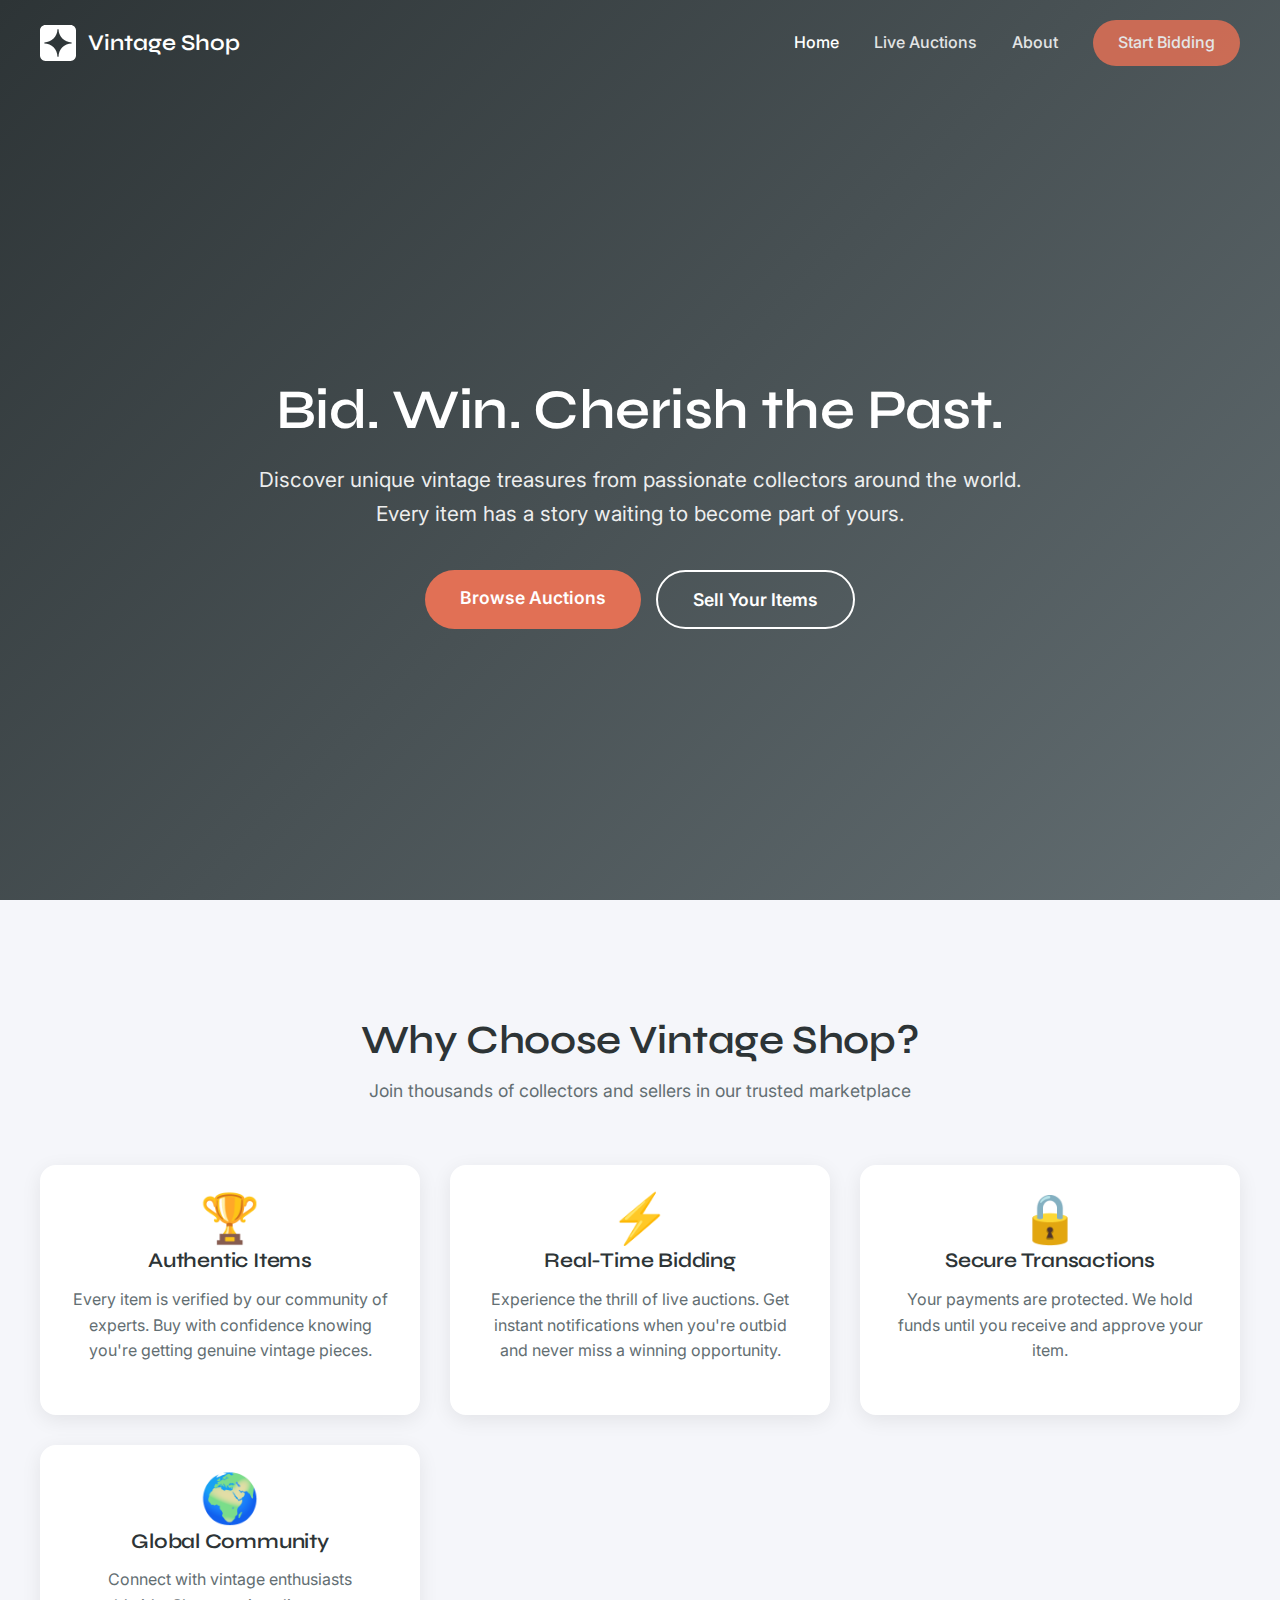
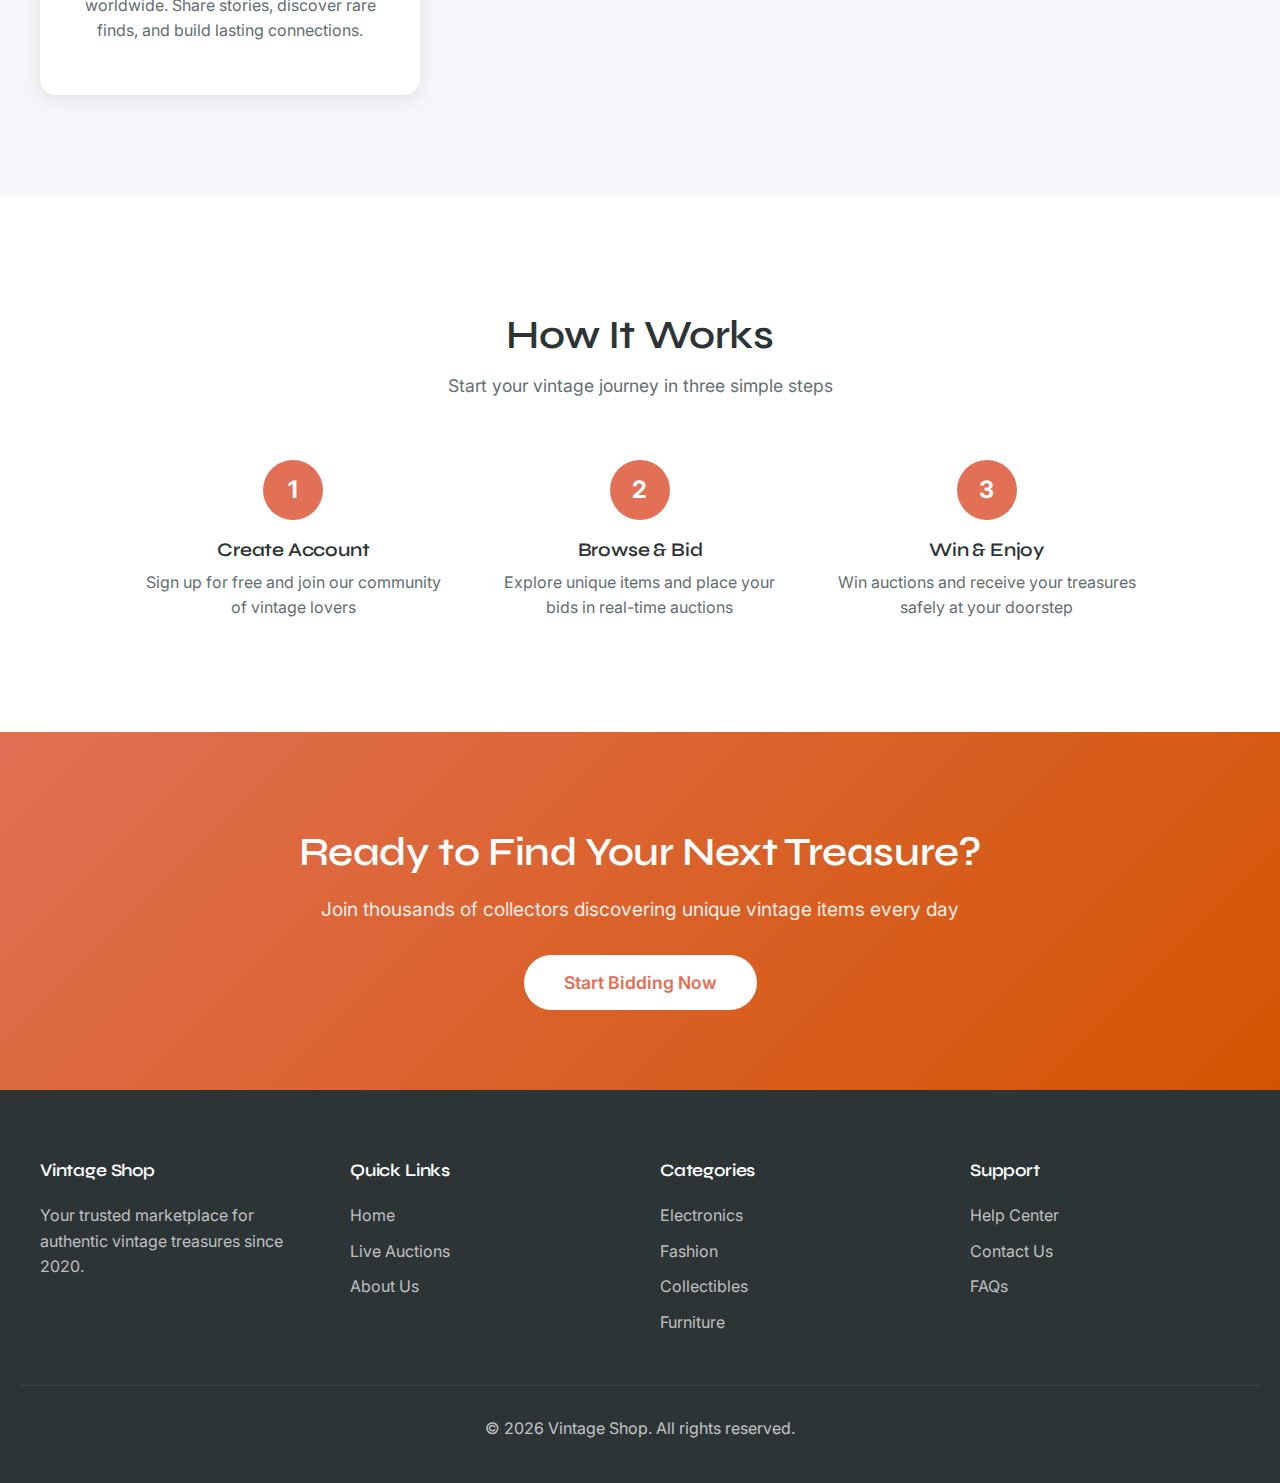
<file: index.html>
<!DOCTYPE html>
<html lang="en">
<head>
    <meta charset="UTF-8">
    <meta name="viewport" content="width=device-width, initial-scale=1.0">
    <title>Vintage Shop - Discover Unique Treasures</title>
    <link href="vintage-shop-dfc777.webflow.shared.2ce141050.css" rel="stylesheet" type="text/css">
    <link href="bidding.css" rel="stylesheet" type="text/css">
    <link href="https://fonts.googleapis.com/css2?family=Inter:wght@400;500;600;700&family=Syne:wght@400;500;600;700&display=swap" rel="stylesheet">
    <style>
        body { font-family: 'Inter', sans-serif; margin: 0; }
        
        /* Hero Section */
        .hero {
            background: linear-gradient(135deg, #2d3436 0%, #636e72 100%);
            color: white;
            min-height: 100vh;
            display: flex;
            flex-direction: column;
        }
        
        .hero-content {
            flex: 1;
            display: flex;
            align-items: center;
            justify-content: center;
            text-align: center;
            padding: 60px 20px;
        }
        
        .hero-inner {
            max-width: 800px;
        }
        
        .hero h1 {
            font-family: 'Syne', sans-serif;
            font-size: 3.5rem;
            margin-bottom: 20px;
            line-height: 1.2;
        }
        
        .hero p {
            font-size: 1.3rem;
            opacity: 0.9;
            margin-bottom: 40px;
            line-height: 1.6;
        }
        
        .hero-buttons {
            display: flex;
            gap: 15px;
            justify-content: center;
            flex-wrap: wrap;
        }
        
        .hero-btn {
            padding: 15px 35px;
            border-radius: 30px;
            font-weight: 600;
            text-decoration: none;
            transition: all 0.3s ease;
            font-size: 1.1rem;
        }
        
        .hero-btn.primary {
            background: #e17055;
            color: white;
        }
        
        .hero-btn.primary:hover {
            background: #d35400;
            transform: translateY(-3px);
        }
        
        .hero-btn.secondary {
            background: transparent;
            color: white;
            border: 2px solid white;
        }
        
        .hero-btn.secondary:hover {
            background: white;
            color: #2d3436;
        }
        
        /* Navigation */
        .main-nav {
            display: flex;
            justify-content: space-between;
            align-items: center;
            padding: 20px 40px;
            max-width: 1400px;
            margin: 0 auto;
            width: 100%;
        }
        
        .nav-logo {
            display: flex;
            align-items: center;
            gap: 12px;
            text-decoration: none;
            color: white;
        }
        
        .nav-logo svg {
            width: 36px;
            height: 36px;
        }
        
        .nav-logo span {
            font-family: 'Syne', sans-serif;
            font-size: 1.4rem;
            font-weight: 600;
        }
        
        .nav-links {
            display: flex;
            gap: 35px;
            align-items: center;
        }
        
        .nav-links a {
            color: white;
            text-decoration: none;
            opacity: 0.85;
            transition: opacity 0.3s;
            font-weight: 500;
        }
        
        .nav-links a:hover, .nav-links a.active {
            opacity: 1;
        }
        
        .nav-cta {
            padding: 10px 25px;
            background: #e17055;
            color: white;
            border-radius: 25px;
            text-decoration: none;
            font-weight: 600;
            transition: all 0.3s;
        }
        
        .nav-cta:hover {
            background: #d35400;
        }
        
        /* Features Section */
        .features {
            padding: 100px 20px;
            background: #f5f6fa;
        }
        
        .features-container {
            max-width: 1200px;
            margin: 0 auto;
        }
        
        .section-title {
            text-align: center;
            margin-bottom: 60px;
        }
        
        .section-title h2 {
            font-family: 'Syne', sans-serif;
            font-size: 2.5rem;
            color: #2d3436;
            margin-bottom: 15px;
        }
        
        .section-title p {
            color: #636e72;
            font-size: 1.1rem;
        }
        
        .features-grid {
            display: grid;
            grid-template-columns: repeat(auto-fit, minmax(280px, 1fr));
            gap: 30px;
        }
        
        .feature-card {
            background: white;
            padding: 40px 30px;
            border-radius: 16px;
            text-align: center;
            box-shadow: 0 5px 20px rgba(0,0,0,0.08);
            transition: transform 0.3s;
        }
        
        .feature-card:hover {
            transform: translateY(-10px);
        }
        
        .feature-icon {
            font-size: 3rem;
            margin-bottom: 20px;
        }
        
        .feature-card h3 {
            font-size: 1.3rem;
            color: #2d3436;
            margin-bottom: 15px;
        }
        
        .feature-card p {
            color: #636e72;
            line-height: 1.6;
        }
        
        /* How It Works */
        .how-it-works {
            padding: 100px 20px;
            background: white;
        }
        
        .steps-grid {
            display: grid;
            grid-template-columns: repeat(auto-fit, minmax(250px, 1fr));
            gap: 40px;
            max-width: 1000px;
            margin: 0 auto;
        }
        
        .step {
            text-align: center;
            position: relative;
        }
        
        .step-number {
            width: 60px;
            height: 60px;
            background: #e17055;
            color: white;
            border-radius: 50%;
            display: flex;
            align-items: center;
            justify-content: center;
            font-size: 1.5rem;
            font-weight: 700;
            margin: 0 auto 20px;
        }
        
        .step h3 {
            font-size: 1.2rem;
            color: #2d3436;
            margin-bottom: 10px;
        }
        
        .step p {
            color: #636e72;
        }
        
        /* CTA Section */
        .cta-section {
            padding: 80px 20px;
            background: linear-gradient(135deg, #e17055 0%, #d35400 100%);
            color: white;
            text-align: center;
        }
        
        .cta-section h2 {
            font-family: 'Syne', sans-serif;
            font-size: 2.5rem;
            margin-bottom: 20px;
        }
        
        .cta-section p {
            font-size: 1.2rem;
            opacity: 0.9;
            margin-bottom: 30px;
        }
        
        .cta-btn {
            display: inline-block;
            padding: 15px 40px;
            background: white;
            color: #e17055;
            border-radius: 30px;
            text-decoration: none;
            font-weight: 600;
            font-size: 1.1rem;
            transition: all 0.3s;
        }
        
        .cta-btn:hover {
            transform: translateY(-3px);
            box-shadow: 0 10px 30px rgba(0,0,0,0.2);
        }
        
        /* Footer */
        .footer {
            background: #2d3436;
            color: white;
            padding: 60px 20px 30px;
        }
        
        .footer-content {
            max-width: 1200px;
            margin: 0 auto;
            display: grid;
            grid-template-columns: repeat(auto-fit, minmax(200px, 1fr));
            gap: 40px;
            margin-bottom: 40px;
        }
        
        .footer-section h4 {
            margin-bottom: 20px;
            font-size: 1.1rem;
        }
        
        .footer-section a {
            display: block;
            color: rgba(255,255,255,0.7);
            text-decoration: none;
            margin-bottom: 10px;
            transition: color 0.3s;
        }
        
        .footer-section a:hover {
            color: white;
        }
        
        .footer-bottom {
            text-align: center;
            padding-top: 30px;
            border-top: 1px solid rgba(255,255,255,0.1);
            opacity: 0.7;
        }
        
        /* Responsive */
        @media (max-width: 768px) {
            .main-nav {
                padding: 15px 20px;
                position: relative;
            }
            
            .nav-links {
                display: none;
            }
            
            .hero h1 {
                font-size: 2rem;
                line-height: 1.3;
            }
            
            .hero p {
                font-size: 1rem;
                margin-bottom: 30px;
            }
            
            .hero-content {
                padding: 40px 20px;
            }
            
            .hero-buttons {
                flex-direction: column;
                width: 100%;
            }
            
            .hero-btn {
                width: 100%;
                text-align: center;
                padding: 14px 25px;
            }
            
            .features {
                padding: 60px 20px;
            }
            
            .section-title {
                margin-bottom: 40px;
            }
            
            .section-title h2 {
                font-size: 1.8rem;
            }
            
            .section-title p {
                font-size: 1rem;
            }
            
            .features-grid {
                gap: 20px;
            }
            
            .feature-card {
                padding: 30px 20px;
            }
            
            .feature-icon {
                font-size: 2.5rem;
            }
            
            .feature-card h3 {
                font-size: 1.15rem;
            }
            
            .how-it-works {
                padding: 60px 20px;
            }
            
            .steps-grid {
                gap: 30px;
            }
            
            .step-number {
                width: 50px;
                height: 50px;
                font-size: 1.3rem;
            }
            
            .cta-section {
                padding: 50px 20px;
            }
            
            .cta-section h2 {
                font-size: 1.8rem;
            }
            
            .cta-section p {
                font-size: 1rem;
            }
            
            .cta-btn {
                padding: 14px 30px;
                font-size: 1rem;
            }
            
            .footer {
                padding: 40px 20px 25px;
            }
            
            .footer-content {
                gap: 30px;
            }
            
            .footer-section h4 {
                margin-bottom: 15px;
            }
        }
        
        @media (max-width: 380px) {
            .hero h1 {
                font-size: 1.7rem;
            }
            
            .nav-logo span {
                font-size: 1.1rem !important;
            }
        }
    </style>
</head>
<body>
    <!-- Hero Section -->
    <section class="hero">
        <nav class="main-nav">
            <a href="index.html" class="nav-logo">
                <svg viewBox="0 0 33 33" fill="currentColor">
                    <path d="M28,0H5C2.24,0,0,2.24,0,5v23c0,2.76,2.24,5,5,5h23c2.76,0,5-2.24,5-5V5c0-2.76-2.24-5-5-5ZM29,17c-6.63,0-12,5.37-12,12h-1c0-6.63-5.37-12-12-12v-1c6.63,0,12-5.37,12-12h1c0,6.63,5.37,12,12,12v1Z"></path>
                </svg>
                <span>Vintage Shop</span>
            </a>
            <div class="nav-links">
                <a href="index.html" class="active">Home</a>
                <a href="bidding.html">Live Auctions</a>
                <a href="about.html">About</a>
                <a href="bidding.html" class="nav-cta">Start Bidding</a>
            </div>
        </nav>
        
        <div class="hero-content">
            <div class="hero-inner">
                <h1>Bid. Win. Cherish the Past.</h1>
                <p>Discover unique vintage treasures from passionate collectors around the world. Every item has a story waiting to become part of yours.</p>
                <div class="hero-buttons">
                    <a href="bidding.html" class="hero-btn primary">Browse Auctions</a>
                    <a href="bidding.html" class="hero-btn secondary">Sell Your Items</a>
                </div>
            </div>
        </div>
    </section>

    <!-- Features Section -->
    <section class="features">
        <div class="features-container">
            <div class="section-title">
                <h2>Why Choose Vintage Shop?</h2>
                <p>Join thousands of collectors and sellers in our trusted marketplace</p>
            </div>
            <div class="features-grid">
                <div class="feature-card">
                    <div class="feature-icon">🏆</div>
                    <h3>Authentic Items</h3>
                    <p>Every item is verified by our community of experts. Buy with confidence knowing you're getting genuine vintage pieces.</p>
                </div>
                <div class="feature-card">
                    <div class="feature-icon">⚡</div>
                    <h3>Real-Time Bidding</h3>
                    <p>Experience the thrill of live auctions. Get instant notifications when you're outbid and never miss a winning opportunity.</p>
                </div>
                <div class="feature-card">
                    <div class="feature-icon">🔒</div>
                    <h3>Secure Transactions</h3>
                    <p>Your payments are protected. We hold funds until you receive and approve your item.</p>
                </div>
                <div class="feature-card">
                    <div class="feature-icon">🌍</div>
                    <h3>Global Community</h3>
                    <p>Connect with vintage enthusiasts worldwide. Share stories, discover rare finds, and build lasting connections.</p>
                </div>
            </div>
        </div>
    </section>

    <!-- How It Works -->
    <section class="how-it-works">
        <div class="features-container">
            <div class="section-title">
                <h2>How It Works</h2>
                <p>Start your vintage journey in three simple steps</p>
            </div>
            <div class="steps-grid">
                <div class="step">
                    <div class="step-number">1</div>
                    <h3>Create Account</h3>
                    <p>Sign up for free and join our community of vintage lovers</p>
                </div>
                <div class="step">
                    <div class="step-number">2</div>
                    <h3>Browse & Bid</h3>
                    <p>Explore unique items and place your bids in real-time auctions</p>
                </div>
                <div class="step">
                    <div class="step-number">3</div>
                    <h3>Win & Enjoy</h3>
                    <p>Win auctions and receive your treasures safely at your doorstep</p>
                </div>
            </div>
        </div>
    </section>

    <!-- CTA Section -->
    <section class="cta-section">
        <h2>Ready to Find Your Next Treasure?</h2>
        <p>Join thousands of collectors discovering unique vintage items every day</p>
        <a href="bidding.html" class="cta-btn">Start Bidding Now</a>
    </section>

    <!-- Footer -->
    <footer class="footer">
        <div class="footer-content">
            <div class="footer-section">
                <h4>Vintage Shop</h4>
                <p style="color: rgba(255,255,255,0.7); line-height: 1.6;">
                    Your trusted marketplace for authentic vintage treasures since 2020.
                </p>
            </div>
            <div class="footer-section">
                <h4>Quick Links</h4>
                <a href="index.html">Home</a>
                <a href="bidding.html">Live Auctions</a>
                <a href="about.html">About Us</a>
            </div>
            <div class="footer-section">
                <h4>Categories</h4>
                <a href="bidding.html">Electronics</a>
                <a href="bidding.html">Fashion</a>
                <a href="bidding.html">Collectibles</a>
                <a href="bidding.html">Furniture</a>
            </div>
            <div class="footer-section">
                <h4>Support</h4>
                <a href="#">Help Center</a>
                <a href="#">Contact Us</a>
                <a href="#">FAQs</a>
            </div>
        </div>
        <div class="footer-bottom">
            <p>© 2026 Vintage Shop. All rights reserved.</p>
        </div>
    </footer>
</body>
</html>
</file>
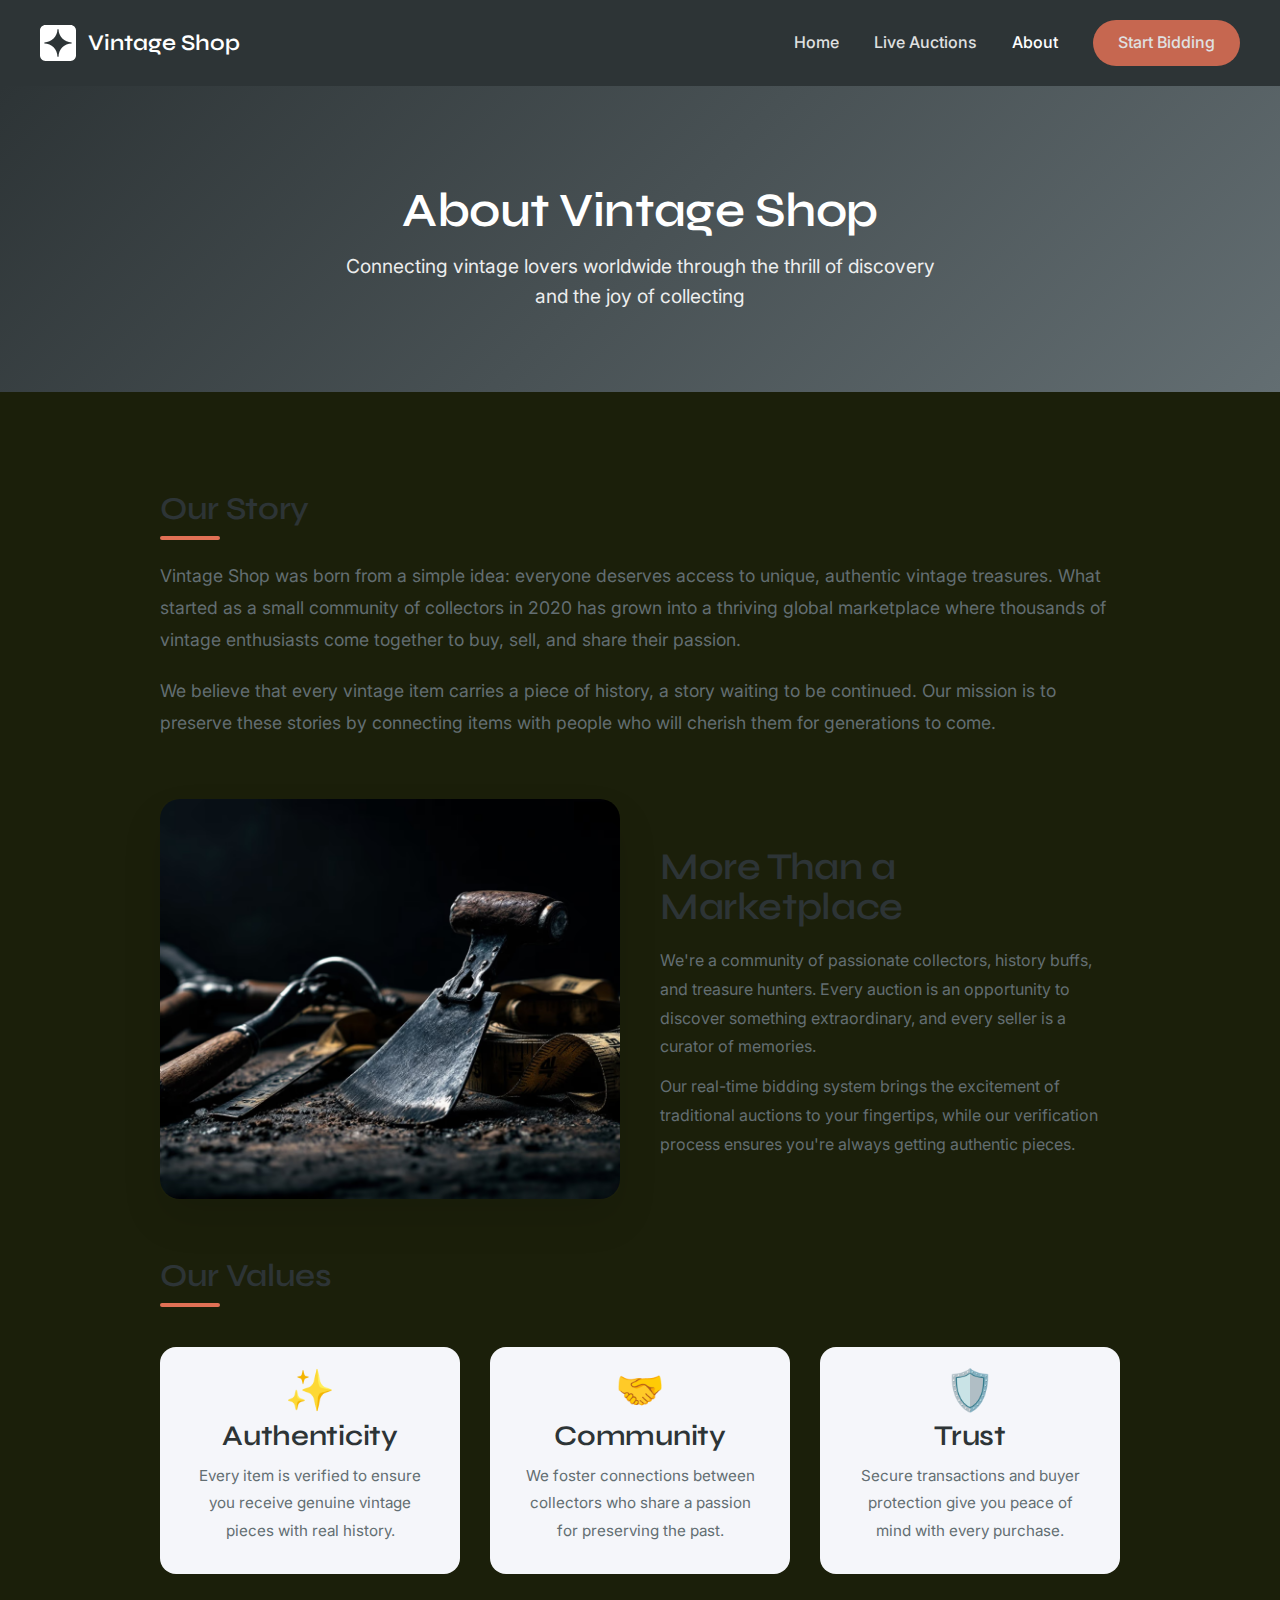
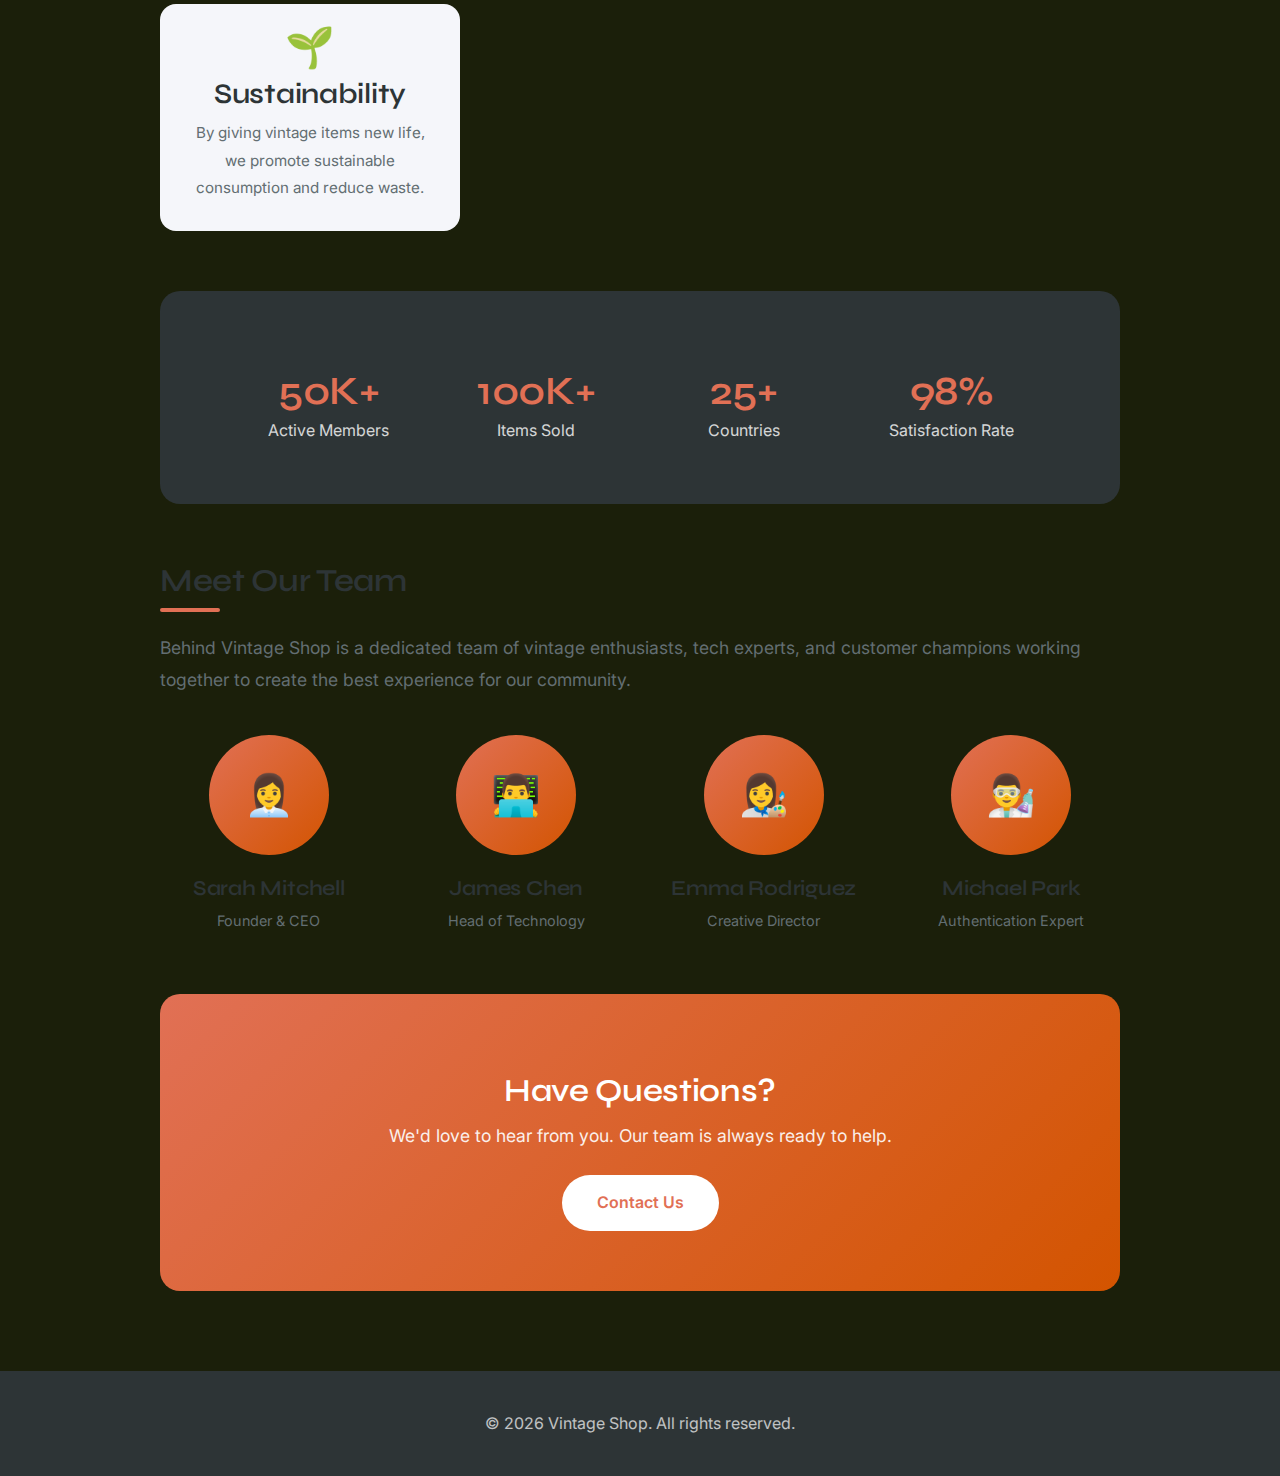
<file: about.html>
<!DOCTYPE html>
<html lang="en">
<head>
    <meta charset="UTF-8">
    <meta name="viewport" content="width=device-width, initial-scale=1.0">
    <title>About Us - Vintage Shop</title>
    <link href="vintage-shop-dfc777.webflow.shared.2ce141050.css" rel="stylesheet" type="text/css">
    <link href="bidding.css" rel="stylesheet" type="text/css">
    <link href="https://fonts.googleapis.com/css2?family=Inter:wght@400;500;600;700&family=Syne:wght@400;500;600;700&display=swap" rel="stylesheet">
    <style>
        body { font-family: 'Inter', sans-serif; margin: 0; }
        
        /* Navigation */
        .main-nav {
            display: flex;
            justify-content: space-between;
            align-items: center;
            padding: 20px 40px;
            max-width: 1400px;
            margin: 0 auto;
            width: 100%;
            background: #2d3436;
            color: white;
        }
        
        .nav-logo {
            display: flex;
            align-items: center;
            gap: 12px;
            text-decoration: none;
            color: white;
        }
        
        .nav-logo svg {
            width: 36px;
            height: 36px;
        }
        
        .nav-logo span {
            font-family: 'Syne', sans-serif;
            font-size: 1.4rem;
            font-weight: 600;
        }
        
        .nav-links {
            display: flex;
            gap: 35px;
            align-items: center;
        }
        
        .nav-links a {
            color: white;
            text-decoration: none;
            opacity: 0.85;
            transition: opacity 0.3s;
            font-weight: 500;
        }
        
        .nav-links a:hover, .nav-links a.active {
            opacity: 1;
        }
        
        .nav-cta {
            padding: 10px 25px;
            background: #e17055;
            color: white;
            border-radius: 25px;
            text-decoration: none;
            font-weight: 600;
            transition: all 0.3s;
        }
        
        .nav-cta:hover {
            background: #d35400;
        }
        
        /* Page Header */
        .page-header {
            background: linear-gradient(135deg, #2d3436 0%, #636e72 100%);
            color: white;
            padding: 80px 20px;
            text-align: center;
        }
        
        .page-header h1 {
            font-family: 'Syne', sans-serif;
            font-size: 3rem;
            margin-bottom: 15px;
        }
        
        .page-header p {
            font-size: 1.2rem;
            opacity: 0.9;
            max-width: 600px;
            margin: 0 auto;
        }
        
        /* About Content */
        .about-content {
            max-width: 1000px;
            margin: 0 auto;
            padding: 80px 20px;
        }
        
        .about-section {
            margin-bottom: 60px;
        }
        
        .about-section h2 {
            font-family: 'Syne', sans-serif;
            font-size: 2rem;
            color: #2d3436;
            margin-bottom: 20px;
            position: relative;
            padding-bottom: 15px;
        }
        
        .about-section h2::after {
            content: '';
            position: absolute;
            bottom: 0;
            left: 0;
            width: 60px;
            height: 4px;
            background: #e17055;
            border-radius: 2px;
        }
        
        .about-section p {
            color: #636e72;
            font-size: 1.1rem;
            line-height: 1.8;
            margin-bottom: 20px;
        }
        
        /* Story Grid */
        .story-grid {
            display: grid;
            grid-template-columns: 1fr 1fr;
            gap: 40px;
            align-items: center;
            margin: 60px 0;
        }
        
        .story-image {
            border-radius: 16px;
            overflow: hidden;
            box-shadow: 0 20px 40px rgba(0,0,0,0.1);
        }
        
        .story-image img {
            width: 100%;
            height: 400px;
            object-fit: cover;
        }
        
        /* Values */
        .values-grid {
            display: grid;
            grid-template-columns: repeat(auto-fit, minmax(250px, 1fr));
            gap: 30px;
            margin-top: 40px;
        }
        
        .value-card {
            background: #f5f6fa;
            padding: 30px;
            border-radius: 16px;
            text-align: center;
        }
        
        .value-icon {
            font-size: 2.5rem;
            margin-bottom: 15px;
        }
        
        .value-card h3 {
            color: #2d3436;
            margin-bottom: 10px;
        }
        
        .value-card p {
            color: #636e72;
            font-size: 0.95rem;
            margin: 0;
        }
        
        /* Team Section */
        .team-grid {
            display: grid;
            grid-template-columns: repeat(auto-fit, minmax(200px, 1fr));
            gap: 30px;
            margin-top: 40px;
        }
        
        .team-member {
            text-align: center;
        }
        
        .team-avatar {
            width: 120px;
            height: 120px;
            border-radius: 50%;
            background: linear-gradient(135deg, #e17055, #d35400);
            display: flex;
            align-items: center;
            justify-content: center;
            margin: 0 auto 20px;
            font-size: 2.5rem;
            color: white;
        }
        
        .team-member h4 {
            color: #2d3436;
            margin-bottom: 5px;
        }
        
        .team-member p {
            color: #636e72;
            font-size: 0.9rem;
            margin: 0;
        }
        
        /* Stats */
        .stats-section {
            background: #2d3436;
            color: white;
            padding: 60px 20px;
            margin: 60px 0;
            border-radius: 20px;
        }
        
        .stats-grid {
            display: grid;
            grid-template-columns: repeat(auto-fit, minmax(150px, 1fr));
            gap: 30px;
            text-align: center;
            max-width: 800px;
            margin: 0 auto;
        }
        
        .stat-item h3 {
            font-family: 'Syne', sans-serif;
            font-size: 2.5rem;
            color: #e17055;
            margin-bottom: 5px;
        }
        
        .stat-item p {
            opacity: 0.8;
            margin: 0;
        }
        
        /* Contact CTA */
        .contact-cta {
            background: linear-gradient(135deg, #e17055 0%, #d35400 100%);
            color: white;
            padding: 60px 40px;
            border-radius: 20px;
            text-align: center;
            margin-top: 60px;
        }
        
        .contact-cta h2 {
            font-family: 'Syne', sans-serif;
            font-size: 2rem;
            margin-bottom: 15px;
        }
        
        .contact-cta p {
            opacity: 0.9;
            margin-bottom: 25px;
            font-size: 1.1rem;
        }
        
        .contact-btn {
            display: inline-block;
            padding: 15px 35px;
            background: white;
            color: #e17055;
            border-radius: 30px;
            text-decoration: none;
            font-weight: 600;
            transition: all 0.3s;
        }
        
        .contact-btn:hover {
            transform: translateY(-3px);
            box-shadow: 0 10px 30px rgba(0,0,0,0.2);
        }
        
        /* Footer */
        .footer {
            background: #2d3436;
            color: white;
            padding: 40px 20px;
            text-align: center;
        }
        
        .footer p {
            opacity: 0.7;
            margin: 0;
        }
        
        /* Responsive */
        @media (max-width: 768px) {
            .main-nav {
                padding: 15px 20px;
            }
            
            .nav-links {
                display: none;
            }
            
            .page-header {
                padding: 50px 20px;
            }
            
            .page-header h1 {
                font-size: 1.8rem;
            }
            
            .page-header p {
                font-size: 1rem;
            }
            
            .about-content {
                padding: 50px 20px;
            }
            
            .about-section {
                margin-bottom: 40px;
            }
            
            .about-section h2 {
                font-size: 1.5rem;
            }
            
            .about-section p {
                font-size: 1rem;
            }
            
            .story-grid {
                grid-template-columns: 1fr;
                gap: 25px;
                margin: 40px 0;
            }
            
            .story-image img {
                height: 250px;
            }
            
            .values-grid {
                gap: 15px;
            }
            
            .value-card {
                padding: 25px 20px;
            }
            
            .value-icon {
                font-size: 2rem;
            }
            
            .stats-section {
                padding: 40px 20px;
                margin: 40px 0;
                border-radius: 15px;
            }
            
            .stats-grid {
                gap: 20px;
            }
            
            .stat-item h3 {
                font-size: 2rem;
            }
            
            .team-grid {
                gap: 25px;
            }
            
            .team-avatar {
                width: 90px;
                height: 90px;
                font-size: 2rem;
            }
            
            .contact-cta {
                padding: 40px 20px;
                border-radius: 15px;
            }
            
            .contact-cta h2 {
                font-size: 1.5rem;
            }
            
            .contact-cta p {
                font-size: 1rem;
            }
            
            .contact-btn {
                padding: 13px 30px;
            }
            
            .footer {
                padding: 30px 20px;
            }
        }
        
        @media (max-width: 380px) {
            .page-header h1 {
                font-size: 1.5rem;
            }
            
            .nav-logo span {
                font-size: 1.1rem !important;
            }
        }
    </style>
</head>
<body>
    <!-- Navigation -->
    <nav class="main-nav" style="max-width: 100%; background: #2d3436;">
        <a href="index.html" class="nav-logo">
            <svg viewBox="0 0 33 33" fill="currentColor">
                <path d="M28,0H5C2.24,0,0,2.24,0,5v23c0,2.76,2.24,5,5,5h23c2.76,0,5-2.24,5-5V5c0-2.76-2.24-5-5-5ZM29,17c-6.63,0-12,5.37-12,12h-1c0-6.63-5.37-12-12-12v-1c6.63,0,12-5.37,12-12h1c0,6.63,5.37,12,12,12v1Z"></path>
            </svg>
            <span>Vintage Shop</span>
        </a>
        <div class="nav-links">
            <a href="index.html">Home</a>
            <a href="bidding.html">Live Auctions</a>
            <a href="about.html" class="active">About</a>
            <a href="bidding.html" class="nav-cta">Start Bidding</a>
        </div>
    </nav>

    <!-- Page Header -->
    <header class="page-header">
        <h1>About Vintage Shop</h1>
        <p>Connecting vintage lovers worldwide through the thrill of discovery and the joy of collecting</p>
    </header>

    <!-- About Content -->
    <main class="about-content">
        <!-- Our Story -->
        <section class="about-section">
            <h2>Our Story</h2>
            <p>
                Vintage Shop was born from a simple idea: everyone deserves access to unique, authentic vintage treasures. 
                What started as a small community of collectors in 2020 has grown into a thriving global marketplace 
                where thousands of vintage enthusiasts come together to buy, sell, and share their passion.
            </p>
            <p>
                We believe that every vintage item carries a piece of history, a story waiting to be continued. 
                Our mission is to preserve these stories by connecting items with people who will cherish them 
                for generations to come.
            </p>
        </section>

        <div class="story-grid">
            <div class="story-image">
                <img src="6864f824b444ac66536ff5ba_8171c518-acbf-494f-baf9-ec8c8128ff59.avif" alt="Vintage collection">
            </div>
            <div>
                <h2 style="font-family: 'Syne', sans-serif; color: #2d3436; margin-bottom: 20px;">More Than a Marketplace</h2>
                <p style="color: #636e72; line-height: 1.8;">
                    We're a community of passionate collectors, history buffs, and treasure hunters. 
                    Every auction is an opportunity to discover something extraordinary, and every 
                    seller is a curator of memories.
                </p>
                <p style="color: #636e72; line-height: 1.8;">
                    Our real-time bidding system brings the excitement of traditional auctions to your 
                    fingertips, while our verification process ensures you're always getting authentic pieces.
                </p>
            </div>
        </div>

        <!-- Our Values -->
        <section class="about-section">
            <h2>Our Values</h2>
            <div class="values-grid">
                <div class="value-card">
                    <div class="value-icon">✨</div>
                    <h3>Authenticity</h3>
                    <p>Every item is verified to ensure you receive genuine vintage pieces with real history.</p>
                </div>
                <div class="value-card">
                    <div class="value-icon">🤝</div>
                    <h3>Community</h3>
                    <p>We foster connections between collectors who share a passion for preserving the past.</p>
                </div>
                <div class="value-card">
                    <div class="value-icon">🛡️</div>
                    <h3>Trust</h3>
                    <p>Secure transactions and buyer protection give you peace of mind with every purchase.</p>
                </div>
                <div class="value-card">
                    <div class="value-icon">🌱</div>
                    <h3>Sustainability</h3>
                    <p>By giving vintage items new life, we promote sustainable consumption and reduce waste.</p>
                </div>
            </div>
        </section>

        <!-- Stats -->
        <section class="stats-section">
            <div class="stats-grid">
                <div class="stat-item">
                    <h3>50K+</h3>
                    <p>Active Members</p>
                </div>
                <div class="stat-item">
                    <h3>100K+</h3>
                    <p>Items Sold</p>
                </div>
                <div class="stat-item">
                    <h3>25+</h3>
                    <p>Countries</p>
                </div>
                <div class="stat-item">
                    <h3>98%</h3>
                    <p>Satisfaction Rate</p>
                </div>
            </div>
        </section>

        <!-- Team -->
        <section class="about-section">
            <h2>Meet Our Team</h2>
            <p>
                Behind Vintage Shop is a dedicated team of vintage enthusiasts, tech experts, and customer 
                champions working together to create the best experience for our community.
            </p>
            <div class="team-grid">
                <div class="team-member">
                    <div class="team-avatar">👩‍💼</div>
                    <h4>Sarah Mitchell</h4>
                    <p>Founder & CEO</p>
                </div>
                <div class="team-member">
                    <div class="team-avatar">👨‍💻</div>
                    <h4>James Chen</h4>
                    <p>Head of Technology</p>
                </div>
                <div class="team-member">
                    <div class="team-avatar">👩‍🎨</div>
                    <h4>Emma Rodriguez</h4>
                    <p>Creative Director</p>
                </div>
                <div class="team-member">
                    <div class="team-avatar">👨‍🔬</div>
                    <h4>Michael Park</h4>
                    <p>Authentication Expert</p>
                </div>
            </div>
        </section>

        <!-- Contact CTA -->
        <section class="contact-cta">
            <h2>Have Questions?</h2>
            <p>We'd love to hear from you. Our team is always ready to help.</p>
            <a href="mailto:hello@vintageshop.com" class="contact-btn">Contact Us</a>
        </section>
    </main>

    <!-- Footer -->
    <footer class="footer">
        <p>© 2026 Vintage Shop. All rights reserved.</p>
    </footer>
</body>
</html>
</file>
<file: vintage-shop-dfc777.webflow.shared.2ce141050.css>
html {
  -webkit-text-size-adjust: 100%;
  -ms-text-size-adjust: 100%;
  font-family: sans-serif;
}

body {
  margin: 0;
}

article, aside, details, figcaption, figure, footer, header, hgroup, main, menu, nav, section, summary {
  display: block;
}

audio, canvas, progress, video {
  vertical-align: baseline;
  display: inline-block;
}

audio:not([controls]) {
  height: 0;
  display: none;
}

[hidden], template {
  display: none;
}

a {
  background-color: #0000;
}

a:active, a:hover {
  outline: 0;
}

abbr[title] {
  border-bottom: 1px dotted;
}

b, strong {
  font-weight: bold;
}

dfn {
  font-style: italic;
}

h1 {
  margin: .67em 0;
  font-size: 2em;
}

mark {
  color: #000;
  background: #ff0;
}

small {
  font-size: 80%;
}

sub, sup {
  vertical-align: baseline;
  font-size: 75%;
  line-height: 0;
  position: relative;
}

sup {
  top: -.5em;
}

sub {
  bottom: -.25em;
}

img {
  border: 0;
}

svg:not(:root) {
  overflow: hidden;
}

hr {
  box-sizing: content-box;
  height: 0;
}

pre {
  overflow: auto;
}

code, kbd, pre, samp {
  font-family: monospace;
  font-size: 1em;
}

button, input, optgroup, select, textarea {
  color: inherit;
  font: inherit;
  margin: 0;
}

button {
  overflow: visible;
}

button, select {
  text-transform: none;
}

button, html input[type="button"], input[type="reset"] {
  -webkit-appearance: button;
  cursor: pointer;
}

button[disabled], html input[disabled] {
  cursor: default;
}

button::-moz-focus-inner, input::-moz-focus-inner {
  border: 0;
  padding: 0;
}

input {
  line-height: normal;
}

input[type="checkbox"], input[type="radio"] {
  box-sizing: border-box;
  padding: 0;
}

input[type="number"]::-webkit-inner-spin-button, input[type="number"]::-webkit-outer-spin-button {
  height: auto;
}

input[type="search"] {
  -webkit-appearance: none;
}

input[type="search"]::-webkit-search-cancel-button, input[type="search"]::-webkit-search-decoration {
  -webkit-appearance: none;
}

legend {
  border: 0;
  padding: 0;
}

textarea {
  overflow: auto;
}

optgroup {
  font-weight: bold;
}

table {
  border-collapse: collapse;
  border-spacing: 0;
}

td, th {
  padding: 0;
}

@font-face {
  font-family: webflow-icons;
  src: url("[data-uri]") format("truetype");
  font-weight: normal;
  font-style: normal;
}

[class^="w-icon-"], [class*=" w-icon-"] {
  speak: none;
  font-variant: normal;
  text-transform: none;
  -webkit-font-smoothing: antialiased;
  -moz-osx-font-smoothing: grayscale;
  font-style: normal;
  font-weight: normal;
  line-height: 1;
  font-family: webflow-icons !important;
}

.w-icon-slider-right:before {
  content: "";
}

.w-icon-slider-left:before {
  content: "";
}

.w-icon-nav-menu:before {
  content: "";
}

.w-icon-arrow-down:before, .w-icon-dropdown-toggle:before {
  content: "";
}

.w-icon-file-upload-remove:before {
  content: "";
}

.w-icon-file-upload-icon:before {
  content: "";
}

* {
  box-sizing: border-box;
}

html {
  height: 100%;
}

body {
  color: #333;
  background-color: #fff;
  min-height: 100%;
  margin: 0;
  font-family: Arial, sans-serif;
  font-size: 14px;
  line-height: 20px;
}

img {
  vertical-align: middle;
  max-width: 100%;
  display: inline-block;
}

html.w-mod-touch * {
  background-attachment: scroll !important;
}

.w-block {
  display: block;
}

.w-inline-block {
  max-width: 100%;
  display: inline-block;
}

.w-clearfix:before, .w-clearfix:after {
  content: " ";
  grid-area: 1 / 1 / 2 / 2;
  display: table;
}

.w-clearfix:after {
  clear: both;
}

.w-hidden {
  display: none;
}

.w-button {
  color: #fff;
  line-height: inherit;
  cursor: pointer;
  background-color: #3898ec;
  border: 0;
  border-radius: 0;
  padding: 9px 15px;
  text-decoration: none;
  display: inline-block;
}

input.w-button {
  -webkit-appearance: button;
}

html[data-w-dynpage] [data-w-cloak] {
  color: #0000 !important;
}

.w-code-block {
  margin: unset;
}

pre.w-code-block code {
  all: inherit;
}

.w-optimization {
  display: contents;
}

.w-webflow-badge, .w-webflow-badge > img {
  box-sizing: unset;
  width: unset;
  height: unset;
  max-height: unset;
  max-width: unset;
  min-height: unset;
  min-width: unset;
  margin: unset;
  padding: unset;
  float: unset;
  clear: unset;
  border: unset;
  border-radius: unset;
  background: unset;
  background-image: unset;
  background-position: unset;
  background-size: unset;
  background-repeat: unset;
  background-origin: unset;
  background-clip: unset;
  background-attachment: unset;
  background-color: unset;
  box-shadow: unset;
  transform: unset;
  direction: unset;
  font-family: unset;
  font-weight: unset;
  color: unset;
  font-size: unset;
  line-height: unset;
  font-style: unset;
  font-variant: unset;
  text-align: unset;
  letter-spacing: unset;
  -webkit-text-decoration: unset;
  text-decoration: unset;
  text-indent: unset;
  text-transform: unset;
  list-style-type: unset;
  text-shadow: unset;
  vertical-align: unset;
  cursor: unset;
  white-space: unset;
  word-break: unset;
  word-spacing: unset;
  word-wrap: unset;
  transition: unset;
}

.w-webflow-badge {
  white-space: nowrap;
  cursor: pointer;
  box-shadow: 0 0 0 1px #0000001a, 0 1px 3px #0000001a;
  visibility: visible !important;
  opacity: 1 !important;
  z-index: 2147483647 !important;
  color: #aaadb0 !important;
  overflow: unset !important;
  background-color: #fff !important;
  border-radius: 3px !important;
  width: auto !important;
  height: auto !important;
  margin: 0 !important;
  padding: 6px !important;
  font-size: 12px !important;
  line-height: 14px !important;
  text-decoration: none !important;
  display: inline-block !important;
  position: fixed !important;
  inset: auto 12px 12px auto !important;
  transform: none !important;
}

.w-webflow-badge > img {
  position: unset;
  visibility: unset !important;
  opacity: 1 !important;
  vertical-align: middle !important;
  display: inline-block !important;
}

h1, h2, h3, h4, h5, h6 {
  margin-bottom: 10px;
  font-weight: bold;
}

h1 {
  margin-top: 20px;
  font-size: 38px;
  line-height: 44px;
}

h2 {
  margin-top: 20px;
  font-size: 32px;
  line-height: 36px;
}

h3 {
  margin-top: 20px;
  font-size: 24px;
  line-height: 30px;
}

h4 {
  margin-top: 10px;
  font-size: 18px;
  line-height: 24px;
}

h5 {
  margin-top: 10px;
  font-size: 14px;
  line-height: 20px;
}

h6 {
  margin-top: 10px;
  font-size: 12px;
  line-height: 18px;
}

p {
  margin-top: 0;
  margin-bottom: 10px;
}

blockquote {
  border-left: 5px solid #e2e2e2;
  margin: 0 0 10px;
  padding: 10px 20px;
  font-size: 18px;
  line-height: 22px;
}

figure {
  margin: 0 0 10px;
}

figcaption {
  text-align: center;
  margin-top: 5px;
}

ul, ol {
  margin-top: 0;
  margin-bottom: 10px;
  padding-left: 40px;
}

.w-list-unstyled {
  padding-left: 0;
  list-style: none;
}

.w-embed:before, .w-embed:after {
  content: " ";
  grid-area: 1 / 1 / 2 / 2;
  display: table;
}

.w-embed:after {
  clear: both;
}

.w-video {
  width: 100%;
  padding: 0;
  position: relative;
}

.w-video iframe, .w-video object, .w-video embed {
  border: none;
  width: 100%;
  height: 100%;
  position: absolute;
  top: 0;
  left: 0;
}

fieldset {
  border: 0;
  margin: 0;
  padding: 0;
}

button, [type="button"], [type="reset"] {
  cursor: pointer;
  -webkit-appearance: button;
  border: 0;
}

.w-form {
  margin: 0 0 15px;
}

.w-form-done {
  text-align: center;
  background-color: #ddd;
  padding: 20px;
  display: none;
}

.w-form-fail {
  background-color: #ffdede;
  margin-top: 10px;
  padding: 10px;
  display: none;
}

label {
  margin-bottom: 5px;
  font-weight: bold;
  display: block;
}

.w-input, .w-select {
  color: #333;
  vertical-align: middle;
  background-color: #fff;
  border: 1px solid #ccc;
  width: 100%;
  height: 38px;
  margin-bottom: 10px;
  padding: 8px 12px;
  font-size: 14px;
  line-height: 1.42857;
  display: block;
}

.w-input::placeholder, .w-select::placeholder {
  color: #999;
}

.w-input:focus, .w-select:focus {
  border-color: #3898ec;
  outline: 0;
}

.w-input[disabled], .w-select[disabled], .w-input[readonly], .w-select[readonly], fieldset[disabled] .w-input, fieldset[disabled] .w-select {
  cursor: not-allowed;
}

.w-input[disabled]:not(.w-input-disabled), .w-select[disabled]:not(.w-input-disabled), .w-input[readonly], .w-select[readonly], fieldset[disabled]:not(.w-input-disabled) .w-input, fieldset[disabled]:not(.w-input-disabled) .w-select {
  background-color: #eee;
}

textarea.w-input, textarea.w-select {
  height: auto;
}

.w-select {
  background-color: #f3f3f3;
}

.w-select[multiple] {
  height: auto;
}

.w-form-label {
  cursor: pointer;
  margin-bottom: 0;
  font-weight: normal;
  display: inline-block;
}

.w-radio {
  margin-bottom: 5px;
  padding-left: 20px;
  display: block;
}

.w-radio:before, .w-radio:after {
  content: " ";
  grid-area: 1 / 1 / 2 / 2;
  display: table;
}

.w-radio:after {
  clear: both;
}

.w-radio-input {
  float: left;
  margin: 3px 0 0 -20px;
  line-height: normal;
}

.w-file-upload {
  margin-bottom: 10px;
  display: block;
}

.w-file-upload-input {
  opacity: 0;
  z-index: -100;
  width: .1px;
  height: .1px;
  position: absolute;
  overflow: hidden;
}

.w-file-upload-default, .w-file-upload-uploading, .w-file-upload-success {
  color: #333;
  display: inline-block;
}

.w-file-upload-error {
  margin-top: 10px;
  display: block;
}

.w-file-upload-default.w-hidden, .w-file-upload-uploading.w-hidden, .w-file-upload-error.w-hidden, .w-file-upload-success.w-hidden {
  display: none;
}

.w-file-upload-uploading-btn {
  cursor: pointer;
  background-color: #fafafa;
  border: 1px solid #ccc;
  margin: 0;
  padding: 8px 12px;
  font-size: 14px;
  font-weight: normal;
  display: flex;
}

.w-file-upload-file {
  background-color: #fafafa;
  border: 1px solid #ccc;
  flex-grow: 1;
  justify-content: space-between;
  margin: 0;
  padding: 8px 9px 8px 11px;
  display: flex;
}

.w-file-upload-file-name {
  font-size: 14px;
  font-weight: normal;
  display: block;
}

.w-file-remove-link {
  cursor: pointer;
  width: auto;
  height: auto;
  margin-top: 3px;
  margin-left: 10px;
  padding: 3px;
  display: block;
}

.w-icon-file-upload-remove {
  margin: auto;
  font-size: 10px;
}

.w-file-upload-error-msg {
  color: #ea384c;
  padding: 2px 0;
  display: inline-block;
}

.w-file-upload-info {
  padding: 0 12px;
  line-height: 38px;
  display: inline-block;
}

.w-file-upload-label {
  cursor: pointer;
  background-color: #fafafa;
  border: 1px solid #ccc;
  margin: 0;
  padding: 8px 12px;
  font-size: 14px;
  font-weight: normal;
  display: inline-block;
}

.w-icon-file-upload-icon, .w-icon-file-upload-uploading {
  width: 20px;
  margin-right: 8px;
  display: inline-block;
}

.w-icon-file-upload-uploading {
  height: 20px;
}

.w-container {
  max-width: 940px;
  margin-left: auto;
  margin-right: auto;
}

.w-container:before, .w-container:after {
  content: " ";
  grid-area: 1 / 1 / 2 / 2;
  display: table;
}

.w-container:after {
  clear: both;
}

.w-container .w-row {
  margin-left: -10px;
  margin-right: -10px;
}

.w-row:before, .w-row:after {
  content: " ";
  grid-area: 1 / 1 / 2 / 2;
  display: table;
}

.w-row:after {
  clear: both;
}

.w-row .w-row {
  margin-left: 0;
  margin-right: 0;
}

.w-col {
  float: left;
  width: 100%;
  min-height: 1px;
  padding-left: 10px;
  padding-right: 10px;
  position: relative;
}

.w-col .w-col {
  padding-left: 0;
  padding-right: 0;
}

.w-col-1 {
  width: 8.33333%;
}

.w-col-2 {
  width: 16.6667%;
}

.w-col-3 {
  width: 25%;
}

.w-col-4 {
  width: 33.3333%;
}

.w-col-5 {
  width: 41.6667%;
}

.w-col-6 {
  width: 50%;
}

.w-col-7 {
  width: 58.3333%;
}

.w-col-8 {
  width: 66.6667%;
}

.w-col-9 {
  width: 75%;
}

.w-col-10 {
  width: 83.3333%;
}

.w-col-11 {
  width: 91.6667%;
}

.w-col-12 {
  width: 100%;
}

.w-hidden-main {
  display: none !important;
}

@media screen and (max-width: 991px) {
  .w-container {
    max-width: 728px;
  }

  .w-hidden-main {
    display: inherit !important;
  }

  .w-hidden-medium {
    display: none !important;
  }

  .w-col-medium-1 {
    width: 8.33333%;
  }

  .w-col-medium-2 {
    width: 16.6667%;
  }

  .w-col-medium-3 {
    width: 25%;
  }

  .w-col-medium-4 {
    width: 33.3333%;
  }

  .w-col-medium-5 {
    width: 41.6667%;
  }

  .w-col-medium-6 {
    width: 50%;
  }

  .w-col-medium-7 {
    width: 58.3333%;
  }

  .w-col-medium-8 {
    width: 66.6667%;
  }

  .w-col-medium-9 {
    width: 75%;
  }

  .w-col-medium-10 {
    width: 83.3333%;
  }

  .w-col-medium-11 {
    width: 91.6667%;
  }

  .w-col-medium-12 {
    width: 100%;
  }

  .w-col-stack {
    width: 100%;
    left: auto;
    right: auto;
  }
}

@media screen and (max-width: 767px) {
  .w-hidden-main, .w-hidden-medium {
    display: inherit !important;
  }

  .w-hidden-small {
    display: none !important;
  }

  .w-row, .w-container .w-row {
    margin-left: 0;
    margin-right: 0;
  }

  .w-col {
    width: 100%;
    left: auto;
    right: auto;
  }

  .w-col-small-1 {
    width: 8.33333%;
  }

  .w-col-small-2 {
    width: 16.6667%;
  }

  .w-col-small-3 {
    width: 25%;
  }

  .w-col-small-4 {
    width: 33.3333%;
  }

  .w-col-small-5 {
    width: 41.6667%;
  }

  .w-col-small-6 {
    width: 50%;
  }

  .w-col-small-7 {
    width: 58.3333%;
  }

  .w-col-small-8 {
    width: 66.6667%;
  }

  .w-col-small-9 {
    width: 75%;
  }

  .w-col-small-10 {
    width: 83.3333%;
  }

  .w-col-small-11 {
    width: 91.6667%;
  }

  .w-col-small-12 {
    width: 100%;
  }
}

@media screen and (max-width: 479px) {
  .w-container {
    max-width: none;
  }

  .w-hidden-main, .w-hidden-medium, .w-hidden-small {
    display: inherit !important;
  }

  .w-hidden-tiny {
    display: none !important;
  }

  .w-col {
    width: 100%;
  }

  .w-col-tiny-1 {
    width: 8.33333%;
  }

  .w-col-tiny-2 {
    width: 16.6667%;
  }

  .w-col-tiny-3 {
    width: 25%;
  }

  .w-col-tiny-4 {
    width: 33.3333%;
  }

  .w-col-tiny-5 {
    width: 41.6667%;
  }

  .w-col-tiny-6 {
    width: 50%;
  }

  .w-col-tiny-7 {
    width: 58.3333%;
  }

  .w-col-tiny-8 {
    width: 66.6667%;
  }

  .w-col-tiny-9 {
    width: 75%;
  }

  .w-col-tiny-10 {
    width: 83.3333%;
  }

  .w-col-tiny-11 {
    width: 91.6667%;
  }

  .w-col-tiny-12 {
    width: 100%;
  }
}

.w-widget {
  position: relative;
}

.w-widget-map {
  width: 100%;
  height: 400px;
}

.w-widget-map label {
  width: auto;
  display: inline;
}

.w-widget-map img {
  max-width: inherit;
}

.w-widget-map .gm-style-iw {
  text-align: center;
}

.w-widget-map .gm-style-iw > button {
  display: none !important;
}

.w-widget-twitter {
  overflow: hidden;
}

.w-widget-twitter-count-shim {
  vertical-align: top;
  text-align: center;
  background: #fff;
  border: 1px solid #758696;
  border-radius: 3px;
  width: 28px;
  height: 20px;
  display: inline-block;
  position: relative;
}

.w-widget-twitter-count-shim * {
  pointer-events: none;
  -webkit-user-select: none;
  user-select: none;
}

.w-widget-twitter-count-shim .w-widget-twitter-count-inner {
  text-align: center;
  color: #999;
  font-family: serif;
  font-size: 15px;
  line-height: 12px;
  position: relative;
}

.w-widget-twitter-count-shim .w-widget-twitter-count-clear {
  display: block;
  position: relative;
}

.w-widget-twitter-count-shim.w--large {
  width: 36px;
  height: 28px;
}

.w-widget-twitter-count-shim.w--large .w-widget-twitter-count-inner {
  font-size: 18px;
  line-height: 18px;
}

.w-widget-twitter-count-shim:not(.w--vertical) {
  margin-left: 5px;
  margin-right: 8px;
}

.w-widget-twitter-count-shim:not(.w--vertical).w--large {
  margin-left: 6px;
}

.w-widget-twitter-count-shim:not(.w--vertical):before, .w-widget-twitter-count-shim:not(.w--vertical):after {
  content: " ";
  pointer-events: none;
  border: solid #0000;
  width: 0;
  height: 0;
  position: absolute;
  top: 50%;
  left: 0;
}

.w-widget-twitter-count-shim:not(.w--vertical):before {
  border-width: 4px;
  border-color: #75869600 #5d6c7b #75869600 #75869600;
  margin-top: -4px;
  margin-left: -9px;
}

.w-widget-twitter-count-shim:not(.w--vertical).w--large:before {
  border-width: 5px;
  margin-top: -5px;
  margin-left: -10px;
}

.w-widget-twitter-count-shim:not(.w--vertical):after {
  border-width: 4px;
  border-color: #fff0 #fff #fff0 #fff0;
  margin-top: -4px;
  margin-left: -8px;
}

.w-widget-twitter-count-shim:not(.w--vertical).w--large:after {
  border-width: 5px;
  margin-top: -5px;
  margin-left: -9px;
}

.w-widget-twitter-count-shim.w--vertical {
  width: 61px;
  height: 33px;
  margin-bottom: 8px;
}

.w-widget-twitter-count-shim.w--vertical:before, .w-widget-twitter-count-shim.w--vertical:after {
  content: " ";
  pointer-events: none;
  border: solid #0000;
  width: 0;
  height: 0;
  position: absolute;
  top: 100%;
  left: 50%;
}

.w-widget-twitter-count-shim.w--vertical:before {
  border-width: 5px;
  border-color: #5d6c7b #75869600 #75869600;
  margin-left: -5px;
}

.w-widget-twitter-count-shim.w--vertical:after {
  border-width: 4px;
  border-color: #fff #fff0 #fff0;
  margin-left: -4px;
}

.w-widget-twitter-count-shim.w--vertical .w-widget-twitter-count-inner {
  font-size: 18px;
  line-height: 22px;
}

.w-widget-twitter-count-shim.w--vertical.w--large {
  width: 76px;
}

.w-background-video {
  color: #fff;
  height: 500px;
  position: relative;
  overflow: hidden;
}

.w-background-video > video {
  object-fit: cover;
  z-index: -100;
  background-position: 50%;
  background-size: cover;
  width: 100%;
  height: 100%;
  margin: auto;
  position: absolute;
  inset: -100%;
}

.w-background-video > video::-webkit-media-controls-start-playback-button {
  -webkit-appearance: none;
  display: none !important;
}

.w-background-video--control {
  background-color: #0000;
  padding: 0;
  position: absolute;
  bottom: 1em;
  right: 1em;
}

.w-background-video--control > [hidden] {
  display: none !important;
}

.w-slider {
  text-align: center;
  clear: both;
  -webkit-tap-highlight-color: #0000;
  tap-highlight-color: #0000;
  background: #ddd;
  height: 300px;
  position: relative;
}

.w-slider-mask {
  z-index: 1;
  white-space: nowrap;
  height: 100%;
  display: block;
  position: relative;
  left: 0;
  right: 0;
  overflow: hidden;
}

.w-slide {
  vertical-align: top;
  white-space: normal;
  text-align: left;
  width: 100%;
  height: 100%;
  display: inline-block;
  position: relative;
}

.w-slider-nav {
  z-index: 2;
  text-align: center;
  -webkit-tap-highlight-color: #0000;
  tap-highlight-color: #0000;
  height: 40px;
  margin: auto;
  padding-top: 10px;
  position: absolute;
  inset: auto 0 0;
}

.w-slider-nav.w-round > div {
  border-radius: 100%;
}

.w-slider-nav.w-num > div {
  font-size: inherit;
  line-height: inherit;
  width: auto;
  height: auto;
  padding: .2em .5em;
}

.w-slider-nav.w-shadow > div {
  box-shadow: 0 0 3px #3336;
}

.w-slider-nav-invert {
  color: #fff;
}

.w-slider-nav-invert > div {
  background-color: #2226;
}

.w-slider-nav-invert > div.w-active {
  background-color: #222;
}

.w-slider-dot {
  cursor: pointer;
  background-color: #fff6;
  width: 1em;
  height: 1em;
  margin: 0 3px .5em;
  transition: background-color .1s, color .1s;
  display: inline-block;
  position: relative;
}

.w-slider-dot.w-active {
  background-color: #fff;
}

.w-slider-dot:focus {
  outline: none;
  box-shadow: 0 0 0 2px #fff;
}

.w-slider-dot:focus.w-active {
  box-shadow: none;
}

.w-slider-arrow-left, .w-slider-arrow-right {
  cursor: pointer;
  color: #fff;
  -webkit-tap-highlight-color: #0000;
  tap-highlight-color: #0000;
  -webkit-user-select: none;
  user-select: none;
  width: 80px;
  margin: auto;
  font-size: 40px;
  position: absolute;
  inset: 0;
  overflow: hidden;
}

.w-slider-arrow-left [class^="w-icon-"], .w-slider-arrow-right [class^="w-icon-"], .w-slider-arrow-left [class*=" w-icon-"], .w-slider-arrow-right [class*=" w-icon-"] {
  position: absolute;
}

.w-slider-arrow-left:focus, .w-slider-arrow-right:focus {
  outline: 0;
}

.w-slider-arrow-left {
  z-index: 3;
  right: auto;
}

.w-slider-arrow-right {
  z-index: 4;
  left: auto;
}

.w-icon-slider-left, .w-icon-slider-right {
  width: 1em;
  height: 1em;
  margin: auto;
  inset: 0;
}

.w-slider-aria-label {
  clip: rect(0 0 0 0);
  border: 0;
  width: 1px;
  height: 1px;
  margin: -1px;
  padding: 0;
  position: absolute;
  overflow: hidden;
}

.w-slider-force-show {
  display: block !important;
}

.w-dropdown {
  text-align: left;
  z-index: 900;
  margin-left: auto;
  margin-right: auto;
  display: inline-block;
  position: relative;
}

.w-dropdown-btn, .w-dropdown-toggle, .w-dropdown-link {
  vertical-align: top;
  color: #222;
  text-align: left;
  white-space: nowrap;
  margin-left: auto;
  margin-right: auto;
  padding: 20px;
  text-decoration: none;
  position: relative;
}

.w-dropdown-toggle {
  -webkit-user-select: none;
  user-select: none;
  cursor: pointer;
  padding-right: 40px;
  display: inline-block;
}

.w-dropdown-toggle:focus {
  outline: 0;
}

.w-icon-dropdown-toggle {
  width: 1em;
  height: 1em;
  margin: auto 20px auto auto;
  position: absolute;
  top: 0;
  bottom: 0;
  right: 0;
}

.w-dropdown-list {
  background: #ddd;
  min-width: 100%;
  display: none;
  position: absolute;
}

.w-dropdown-list.w--open {
  display: block;
}

.w-dropdown-link {
  color: #222;
  padding: 10px 20px;
  display: block;
}

.w-dropdown-link.w--current {
  color: #0082f3;
}

.w-dropdown-link:focus {
  outline: 0;
}

@media screen and (max-width: 767px) {
  .w-nav-brand {
    padding-left: 10px;
  }
}

.w-lightbox-backdrop {
  cursor: auto;
  letter-spacing: normal;
  text-indent: 0;
  text-shadow: none;
  text-transform: none;
  visibility: visible;
  white-space: normal;
  word-break: normal;
  word-spacing: normal;
  word-wrap: normal;
  color: #fff;
  text-align: center;
  z-index: 2000;
  opacity: 0;
  -webkit-user-select: none;
  -moz-user-select: none;
  -webkit-tap-highlight-color: transparent;
  background: #000000e6;
  outline: 0;
  font-family: Helvetica Neue, Helvetica, Ubuntu, Segoe UI, Verdana, sans-serif;
  font-size: 17px;
  font-style: normal;
  font-weight: 300;
  line-height: 1.2;
  list-style: disc;
  position: fixed;
  inset: 0;
  -webkit-transform: translate(0);
}

.w-lightbox-backdrop, .w-lightbox-container {
  -webkit-overflow-scrolling: touch;
  height: 100%;
  overflow: auto;
}

.w-lightbox-content {
  height: 100vh;
  position: relative;
  overflow: hidden;
}

.w-lightbox-view {
  opacity: 0;
  width: 100vw;
  height: 100vh;
  position: absolute;
}

.w-lightbox-view:before {
  content: "";
  height: 100vh;
}

.w-lightbox-group, .w-lightbox-group .w-lightbox-view, .w-lightbox-group .w-lightbox-view:before {
  height: 86vh;
}

.w-lightbox-frame, .w-lightbox-view:before {
  vertical-align: middle;
  display: inline-block;
}

.w-lightbox-figure {
  margin: 0;
  position: relative;
}

.w-lightbox-group .w-lightbox-figure {
  cursor: pointer;
}

.w-lightbox-img {
  width: auto;
  max-width: none;
  height: auto;
}

.w-lightbox-image {
  float: none;
  max-width: 100vw;
  max-height: 100vh;
  display: block;
}

.w-lightbox-group .w-lightbox-image {
  max-height: 86vh;
}

.w-lightbox-caption {
  text-align: left;
  text-overflow: ellipsis;
  white-space: nowrap;
  background: #0006;
  padding: .5em 1em;
  position: absolute;
  bottom: 0;
  left: 0;
  right: 0;
  overflow: hidden;
}

.w-lightbox-embed {
  width: 100%;
  height: 100%;
  position: absolute;
  inset: 0;
}

.w-lightbox-control {
  cursor: pointer;
  background-position: center;
  background-repeat: no-repeat;
  background-size: 24px;
  width: 4em;
  transition: all .3s;
  position: absolute;
  top: 0;
}

.w-lightbox-left {
  background-image: url("[data-uri]");
  display: none;
  bottom: 0;
  left: 0;
}

.w-lightbox-right {
  background-image: url("[data-uri]");
  display: none;
  bottom: 0;
  right: 0;
}

.w-lightbox-close {
  background-image: url("[data-uri]");
  background-size: 18px;
  height: 2.6em;
  right: 0;
}

.w-lightbox-strip {
  white-space: nowrap;
  padding: 0 1vh;
  line-height: 0;
  position: absolute;
  bottom: 0;
  left: 0;
  right: 0;
  overflow: auto hidden;
}

.w-lightbox-item {
  box-sizing: content-box;
  cursor: pointer;
  width: 10vh;
  padding: 2vh 1vh;
  display: inline-block;
  -webkit-transform: translate3d(0, 0, 0);
}

.w-lightbox-active {
  opacity: .3;
}

.w-lightbox-thumbnail {
  background: #222;
  height: 10vh;
  position: relative;
  overflow: hidden;
}

.w-lightbox-thumbnail-image {
  position: absolute;
  top: 0;
  left: 0;
}

.w-lightbox-thumbnail .w-lightbox-tall {
  width: 100%;
  top: 50%;
  transform: translate(0, -50%);
}

.w-lightbox-thumbnail .w-lightbox-wide {
  height: 100%;
  left: 50%;
  transform: translate(-50%);
}

.w-lightbox-spinner {
  box-sizing: border-box;
  border: 5px solid #0006;
  border-radius: 50%;
  width: 40px;
  height: 40px;
  margin-top: -20px;
  margin-left: -20px;
  animation: .8s linear infinite spin;
  position: absolute;
  top: 50%;
  left: 50%;
}

.w-lightbox-spinner:after {
  content: "";
  border: 3px solid #0000;
  border-bottom-color: #fff;
  border-radius: 50%;
  position: absolute;
  inset: -4px;
}

.w-lightbox-hide {
  display: none;
}

.w-lightbox-noscroll {
  overflow: hidden;
}

@media (min-width: 768px) {
  .w-lightbox-content {
    height: 96vh;
    margin-top: 2vh;
  }

  .w-lightbox-view, .w-lightbox-view:before {
    height: 96vh;
  }

  .w-lightbox-group, .w-lightbox-group .w-lightbox-view, .w-lightbox-group .w-lightbox-view:before {
    height: 84vh;
  }

  .w-lightbox-image {
    max-width: 96vw;
    max-height: 96vh;
  }

  .w-lightbox-group .w-lightbox-image {
    max-width: 82.3vw;
    max-height: 84vh;
  }

  .w-lightbox-left, .w-lightbox-right {
    opacity: .5;
    display: block;
  }

  .w-lightbox-close {
    opacity: .8;
  }

  .w-lightbox-control:hover {
    opacity: 1;
  }
}

.w-lightbox-inactive, .w-lightbox-inactive:hover {
  opacity: 0;
}

.w-richtext:before, .w-richtext:after {
  content: " ";
  grid-area: 1 / 1 / 2 / 2;
  display: table;
}

.w-richtext:after {
  clear: both;
}

.w-richtext[contenteditable="true"]:before, .w-richtext[contenteditable="true"]:after {
  white-space: initial;
}

.w-richtext ol, .w-richtext ul {
  overflow: hidden;
}

.w-richtext .w-richtext-figure-selected.w-richtext-figure-type-video div:after, .w-richtext .w-richtext-figure-selected[data-rt-type="video"] div:after, .w-richtext .w-richtext-figure-selected.w-richtext-figure-type-image div, .w-richtext .w-richtext-figure-selected[data-rt-type="image"] div {
  outline: 2px solid #2895f7;
}

.w-richtext figure.w-richtext-figure-type-video > div:after, .w-richtext figure[data-rt-type="video"] > div:after {
  content: "";
  display: none;
  position: absolute;
  inset: 0;
}

.w-richtext figure {
  max-width: 60%;
  position: relative;
}

.w-richtext figure > div:before {
  cursor: default !important;
}

.w-richtext figure img {
  width: 100%;
}

.w-richtext figure figcaption.w-richtext-figcaption-placeholder {
  opacity: .6;
}

.w-richtext figure div {
  color: #0000;
  font-size: 0;
}

.w-richtext figure.w-richtext-figure-type-image, .w-richtext figure[data-rt-type="image"] {
  display: table;
}

.w-richtext figure.w-richtext-figure-type-image > div, .w-richtext figure[data-rt-type="image"] > div {
  display: inline-block;
}

.w-richtext figure.w-richtext-figure-type-image > figcaption, .w-richtext figure[data-rt-type="image"] > figcaption {
  caption-side: bottom;
  display: table-caption;
}

.w-richtext figure.w-richtext-figure-type-video, .w-richtext figure[data-rt-type="video"] {
  width: 60%;
  height: 0;
}

.w-richtext figure.w-richtext-figure-type-video iframe, .w-richtext figure[data-rt-type="video"] iframe {
  width: 100%;
  height: 100%;
  position: absolute;
  top: 0;
  left: 0;
}

.w-richtext figure.w-richtext-figure-type-video > div, .w-richtext figure[data-rt-type="video"] > div {
  width: 100%;
}

.w-richtext figure.w-richtext-align-center {
  clear: both;
  margin-left: auto;
  margin-right: auto;
}

.w-richtext figure.w-richtext-align-center.w-richtext-figure-type-image > div, .w-richtext figure.w-richtext-align-center[data-rt-type="image"] > div {
  max-width: 100%;
}

.w-richtext figure.w-richtext-align-normal {
  clear: both;
}

.w-richtext figure.w-richtext-align-fullwidth {
  text-align: center;
  clear: both;
  width: 100%;
  max-width: 100%;
  margin-left: auto;
  margin-right: auto;
  display: block;
}

.w-richtext figure.w-richtext-align-fullwidth > div {
  padding-bottom: inherit;
  display: inline-block;
}

.w-richtext figure.w-richtext-align-fullwidth > figcaption {
  display: block;
}

.w-richtext figure.w-richtext-align-floatleft {
  float: left;
  clear: none;
  margin-right: 15px;
}

.w-richtext figure.w-richtext-align-floatright {
  float: right;
  clear: none;
  margin-left: 15px;
}

.w-nav {
  z-index: 1000;
  background: #ddd;
  position: relative;
}

.w-nav:before, .w-nav:after {
  content: " ";
  grid-area: 1 / 1 / 2 / 2;
  display: table;
}

.w-nav:after {
  clear: both;
}

.w-nav-brand {
  float: left;
  color: #333;
  text-decoration: none;
  position: relative;
}

.w-nav-link {
  vertical-align: top;
  color: #222;
  text-align: left;
  margin-left: auto;
  margin-right: auto;
  padding: 20px;
  text-decoration: none;
  display: inline-block;
  position: relative;
}

.w-nav-link.w--current {
  color: #0082f3;
}

.w-nav-menu {
  float: right;
  position: relative;
}

[data-nav-menu-open] {
  text-align: center;
  background: #c8c8c8;
  min-width: 200px;
  position: absolute;
  top: 100%;
  left: 0;
  right: 0;
  overflow: visible;
  display: block !important;
}

.w--nav-link-open {
  display: block;
  position: relative;
}

.w-nav-overlay {
  width: 100%;
  display: none;
  position: absolute;
  top: 100%;
  left: 0;
  right: 0;
  overflow: hidden;
}

.w-nav-overlay [data-nav-menu-open] {
  top: 0;
}

.w-nav[data-animation="over-left"] .w-nav-overlay {
  width: auto;
}

.w-nav[data-animation="over-left"] .w-nav-overlay, .w-nav[data-animation="over-left"] [data-nav-menu-open] {
  z-index: 1;
  top: 0;
  right: auto;
}

.w-nav[data-animation="over-right"] .w-nav-overlay {
  width: auto;
}

.w-nav[data-animation="over-right"] .w-nav-overlay, .w-nav[data-animation="over-right"] [data-nav-menu-open] {
  z-index: 1;
  top: 0;
  left: auto;
}

.w-nav-button {
  float: right;
  cursor: pointer;
  -webkit-tap-highlight-color: #0000;
  tap-highlight-color: #0000;
  -webkit-user-select: none;
  user-select: none;
  padding: 18px;
  font-size: 24px;
  display: none;
  position: relative;
}

.w-nav-button:focus {
  outline: 0;
}

.w-nav-button.w--open {
  color: #fff;
  background-color: #c8c8c8;
}

.w-nav[data-collapse="all"] .w-nav-menu {
  display: none;
}

.w-nav[data-collapse="all"] .w-nav-button, .w--nav-dropdown-open, .w--nav-dropdown-toggle-open {
  display: block;
}

.w--nav-dropdown-list-open {
  position: static;
}

@media screen and (max-width: 991px) {
  .w-nav[data-collapse="medium"] .w-nav-menu {
    display: none;
  }

  .w-nav[data-collapse="medium"] .w-nav-button {
    display: block;
  }
}

@media screen and (max-width: 767px) {
  .w-nav[data-collapse="small"] .w-nav-menu {
    display: none;
  }

  .w-nav[data-collapse="small"] .w-nav-button {
    display: block;
  }

  .w-nav-brand {
    padding-left: 10px;
  }
}

@media screen and (max-width: 479px) {
  .w-nav[data-collapse="tiny"] .w-nav-menu {
    display: none;
  }

  .w-nav[data-collapse="tiny"] .w-nav-button {
    display: block;
  }
}

.w-tabs {
  position: relative;
}

.w-tabs:before, .w-tabs:after {
  content: " ";
  grid-area: 1 / 1 / 2 / 2;
  display: table;
}

.w-tabs:after {
  clear: both;
}

.w-tab-menu {
  position: relative;
}

.w-tab-link {
  vertical-align: top;
  text-align: left;
  cursor: pointer;
  color: #222;
  background-color: #ddd;
  padding: 9px 30px;
  text-decoration: none;
  display: inline-block;
  position: relative;
}

.w-tab-link.w--current {
  background-color: #c8c8c8;
}

.w-tab-link:focus {
  outline: 0;
}

.w-tab-content {
  display: block;
  position: relative;
  overflow: hidden;
}

.w-tab-pane {
  display: none;
  position: relative;
}

.w--tab-active {
  display: block;
}

@media screen and (max-width: 479px) {
  .w-tab-link {
    display: block;
  }
}

.w-ix-emptyfix:after {
  content: "";
}

@keyframes spin {
  0% {
    transform: rotate(0);
  }

  100% {
    transform: rotate(360deg);
  }
}

.w-dyn-empty {
  background-color: #ddd;
  padding: 10px;
}

.w-dyn-hide, .w-dyn-bind-empty, .w-condition-invisible {
  display: none !important;
}

.wf-layout-layout {
  display: grid;
}

:root {
  --ai-gen-82921b10-4b39-48f0-b346-808cf4903d29-1751447361510---container--container-width: 1280px;
  --ai-gen-82921b10-4b39-48f0-b346-808cf4903d29-1751447361510---container--container-padding-horizontal: var(--ai-gen-82921b10-4b39-48f0-b346-808cf4903d29-1751447361510---spacing--1x);
  --ai-gen-82921b10-4b39-48f0-b346-808cf4903d29-1751447361510---container--container-lg-width: 1440px;
  --ai-gen-82921b10-4b39-48f0-b346-808cf4903d29-1751447361510---container--container-sm-width: 1000px;
  --ai-gen-82921b10-4b39-48f0-b346-808cf4903d29-1751447361510---section--section-padding-vertical: var(--ai-gen-82921b10-4b39-48f0-b346-808cf4903d29-1751447361510---spacing--8x);
  --ai-gen-82921b10-4b39-48f0-b346-808cf4903d29-1751447361510---background-color--bg-primary: var(--ai-gen-82921b10-4b39-48f0-b346-808cf4903d29-1751447361510---core-neutral-color--neutral-primary);
  --ai-gen-82921b10-4b39-48f0-b346-808cf4903d29-1751447361510---text-color--text-primary: var(--ai-gen-82921b10-4b39-48f0-b346-808cf4903d29-1751447361510---core-neutral-color--neutral-inverse);
  --ai-gen-82921b10-4b39-48f0-b346-808cf4903d29-1751447361510---section--section-padding-vertical-tablet: var(--ai-gen-82921b10-4b39-48f0-b346-808cf4903d29-1751447361510---spacing--7x);
  --ai-gen-82921b10-4b39-48f0-b346-808cf4903d29-1751447361510---section--section-padding-vertical-mobile-l: var(--ai-gen-82921b10-4b39-48f0-b346-808cf4903d29-1751447361510---spacing--6x);
  --ai-gen-82921b10-4b39-48f0-b346-808cf4903d29-1751447361510---section--section-padding-vertical-mobile-p: var(--ai-gen-82921b10-4b39-48f0-b346-808cf4903d29-1751447361510---spacing--5x);
  --ai-gen-82921b10-4b39-48f0-b346-808cf4903d29-1751447361510---background-color--bg-secondary: var(--ai-gen-82921b10-4b39-48f0-b346-808cf4903d29-1751447361510---core-neutral-color--neutral-secondary);
  --ai-gen-82921b10-4b39-48f0-b346-808cf4903d29-1751447361510---background-color--bg-accent-primary: var(--ai-gen-82921b10-4b39-48f0-b346-808cf4903d29-1751447361510---core-accent-color--accent-primary);
  --ai-gen-82921b10-4b39-48f0-b346-808cf4903d29-1751447361510---text-color--text-on-accent-primary: #1b1f0a;
  --ai-gen-82921b10-4b39-48f0-b346-808cf4903d29-1751447361510---background-color--bg-inverse: var(--ai-gen-82921b10-4b39-48f0-b346-808cf4903d29-1751447361510---core-neutral-color--neutral-inverse);
  --ai-gen-82921b10-4b39-48f0-b346-808cf4903d29-1751447361510---text-color--text-inverse-primary: var(--ai-gen-82921b10-4b39-48f0-b346-808cf4903d29-1751447361510---core-neutral-color--neutral-primary);
  --ai-gen-82921b10-4b39-48f0-b346-808cf4903d29-1751447361510---background-color--bg-accent-secondary: var(--ai-gen-82921b10-4b39-48f0-b346-808cf4903d29-1751447361510---core-accent-color--accent-secondary);
  --ai-gen-82921b10-4b39-48f0-b346-808cf4903d29-1751447361510---text-color--text-on-accent-secondary: #f3f4ef;
  --ai-gen-82921b10-4b39-48f0-b346-808cf4903d29-1751447361510---background-color--bg-accent-tertiary: var(--ai-gen-82921b10-4b39-48f0-b346-808cf4903d29-1751447361510---core-accent-color--accent-tertiary);
  --ai-gen-82921b10-4b39-48f0-b346-808cf4903d29-1751447361510---text-color--text-on-accent-tertiary: #f3f4ef;
  --ai-gen-82921b10-4b39-48f0-b346-808cf4903d29-1751447361510---spacing--1-25x: 1.25rem;
  --ai-gen-82921b10-4b39-48f0-b346-808cf4903d29-1751447361510---eyebrow--eyebrow-font: var(--ai-gen-82921b10-4b39-48f0-b346-808cf4903d29-1751447361510---font--body-font);
  --ai-gen-82921b10-4b39-48f0-b346-808cf4903d29-1751447361510---eyebrow--eyebrow-size: .9rem;
  --ai-gen-82921b10-4b39-48f0-b346-808cf4903d29-1751447361510---eyebrow--eyebrow-line-height: 1.3em;
  --ai-gen-82921b10-4b39-48f0-b346-808cf4903d29-1751447361510---base-typography--base-font-weight: 400;
  --ai-gen-82921b10-4b39-48f0-b346-808cf4903d29-1751447361510---eyebrow--eyebrow-letter-spacing: .01em;
  --ai-gen-82921b10-4b39-48f0-b346-808cf4903d29-1751447361510---eyebrow--eyebrow-size-tablet: .9rem;
  --ai-gen-82921b10-4b39-48f0-b346-808cf4903d29-1751447361510---eyebrow--eyebrow-size-mobile-l: .8rem;
  --ai-gen-82921b10-4b39-48f0-b346-808cf4903d29-1751447361510---eyebrow--eyebrow-size-mobile-p: .8rem;
  --ai-gen-82921b10-4b39-48f0-b346-808cf4903d29-1751447361510---gap--sm-gap: var(--ai-gen-82921b10-4b39-48f0-b346-808cf4903d29-1751447361510---spacing--2x);
  --ai-gen-82921b10-4b39-48f0-b346-808cf4903d29-1751447361510---gap--xs-gap: var(--ai-gen-82921b10-4b39-48f0-b346-808cf4903d29-1751447361510---spacing--1x);
  --ai-gen-82921b10-4b39-48f0-b346-808cf4903d29-1751447361510---gap--md-gap: var(--ai-gen-82921b10-4b39-48f0-b346-808cf4903d29-1751447361510---spacing--3x);
  --ai-gen-82921b10-4b39-48f0-b346-808cf4903d29-1751447361510---h0-heading--h0-margin-bottom: .3em;
  --ai-gen-82921b10-4b39-48f0-b346-808cf4903d29-1751447361510---font--heading-font: Syne, sans-serif;
  --ai-gen-82921b10-4b39-48f0-b346-808cf4903d29-1751447361510---h0-heading--h0-size: 5.61rem;
  --ai-gen-82921b10-4b39-48f0-b346-808cf4903d29-1751447361510---h0-heading--h0-line-height: 1.04em;
  --ai-gen-82921b10-4b39-48f0-b346-808cf4903d29-1751447361510---h0-heading--h0-weight: 600;
  --ai-gen-82921b10-4b39-48f0-b346-808cf4903d29-1751447361510---h0-heading--h0-letter-spacing: -.01em;
  --ai-gen-82921b10-4b39-48f0-b346-808cf4903d29-1751447361510---h0-heading--h0-size-tablet: 4.49rem;
  --ai-gen-82921b10-4b39-48f0-b346-808cf4903d29-1751447361510---h0-heading--h0-size-mobile-l: 3.59rem;
  --ai-gen-82921b10-4b39-48f0-b346-808cf4903d29-1751447361510---h0-heading--h0-size-mobile-p: 2.87rem;
  --ai-gen-82921b10-4b39-48f0-b346-808cf4903d29-1751447361510---h1-heading--h1-margin-bottom: .3em;
  --ai-gen-82921b10-4b39-48f0-b346-808cf4903d29-1751447361510---h1-heading--h1-size: 4.21rem;
  --ai-gen-82921b10-4b39-48f0-b346-808cf4903d29-1751447361510---h1-heading--h1-line-height: 1.04em;
  --ai-gen-82921b10-4b39-48f0-b346-808cf4903d29-1751447361510---h1-heading--h1-weight: 600;
  --ai-gen-82921b10-4b39-48f0-b346-808cf4903d29-1751447361510---h1-heading--h1-letter-spacing: -.01em;
  --ai-gen-82921b10-4b39-48f0-b346-808cf4903d29-1751447361510---h1-heading--h1-size-tablet: 3.37rem;
  --ai-gen-82921b10-4b39-48f0-b346-808cf4903d29-1751447361510---h1-heading--h1-size-mobile-l: 2.69rem;
  --ai-gen-82921b10-4b39-48f0-b346-808cf4903d29-1751447361510---h1-heading--h1-size-mobile-p: 2.15rem;
  --ai-gen-82921b10-4b39-48f0-b346-808cf4903d29-1751447361510---h2-heading--h2-margin-bottom: .35em;
  --ai-gen-82921b10-4b39-48f0-b346-808cf4903d29-1751447361510---h2-heading--h2-size: 2.37rem;
  --ai-gen-82921b10-4b39-48f0-b346-808cf4903d29-1751447361510---h2-heading--h2-line-height: 1.04em;
  --ai-gen-82921b10-4b39-48f0-b346-808cf4903d29-1751447361510---h2-heading--h2-weight: 600;
  --ai-gen-82921b10-4b39-48f0-b346-808cf4903d29-1751447361510---h2-heading--h2-letter-spacing: -.01em;
  --ai-gen-82921b10-4b39-48f0-b346-808cf4903d29-1751447361510---h2-heading--h2-size-tablet: 1.89rem;
  --ai-gen-82921b10-4b39-48f0-b346-808cf4903d29-1751447361510---h2-heading--h2-size-mobile-l: 1.52rem;
  --ai-gen-82921b10-4b39-48f0-b346-808cf4903d29-1751447361510---h2-heading--h2-size-mobile-p: 1.21rem;
  --ai-gen-82921b10-4b39-48f0-b346-808cf4903d29-1751447361510---h3-heading--h3-margin-bottom: .5em;
  --ai-gen-82921b10-4b39-48f0-b346-808cf4903d29-1751447361510---h3-heading--h3-size: 1.78rem;
  --ai-gen-82921b10-4b39-48f0-b346-808cf4903d29-1751447361510---h3-heading--h3-line-height: 1.04em;
  --ai-gen-82921b10-4b39-48f0-b346-808cf4903d29-1751447361510---h3-heading--h3-weight: 600;
  --ai-gen-82921b10-4b39-48f0-b346-808cf4903d29-1751447361510---h3-heading--h3-letter-spacing: -.01em;
  --ai-gen-82921b10-4b39-48f0-b346-808cf4903d29-1751447361510---h3-heading--h3-size-tablet: 1.42rem;
  --ai-gen-82921b10-4b39-48f0-b346-808cf4903d29-1751447361510---h3-heading--h3-size-mobile-l: 1.14rem;
  --ai-gen-82921b10-4b39-48f0-b346-808cf4903d29-1751447361510---h3-heading--h3-size-mobile-p: .91rem;
  --ai-gen-82921b10-4b39-48f0-b346-808cf4903d29-1751447361510---h4-heading--h4-margin-bottom: .5em;
  --ai-gen-82921b10-4b39-48f0-b346-808cf4903d29-1751447361510---h4-heading--h4-size: 1.33rem;
  --ai-gen-82921b10-4b39-48f0-b346-808cf4903d29-1751447361510---h4-heading--h4-line-height: 1.3em;
  --ai-gen-82921b10-4b39-48f0-b346-808cf4903d29-1751447361510---h4-heading--h4-weight: 600;
  --ai-gen-82921b10-4b39-48f0-b346-808cf4903d29-1751447361510---h4-heading--h4-letter-spacing: -.01em;
  --ai-gen-82921b10-4b39-48f0-b346-808cf4903d29-1751447361510---h4-heading--h4-size-tablet: 1.2rem;
  --ai-gen-82921b10-4b39-48f0-b346-808cf4903d29-1751447361510---h4-heading--h4-size-mobile-l: 1.08rem;
  --ai-gen-82921b10-4b39-48f0-b346-808cf4903d29-1751447361510---h4-heading--h4-size-mobile-p: .97rem;
  --ai-gen-82921b10-4b39-48f0-b346-808cf4903d29-1751447361510---h5-heading--h5-margin-bottom: .7em;
  --ai-gen-82921b10-4b39-48f0-b346-808cf4903d29-1751447361510---h5-heading--h5-size: 1rem;
  --ai-gen-82921b10-4b39-48f0-b346-808cf4903d29-1751447361510---h5-heading--h5-line-height: 1.3em;
  --ai-gen-82921b10-4b39-48f0-b346-808cf4903d29-1751447361510---h5-heading--h5-weight: 600;
  --ai-gen-82921b10-4b39-48f0-b346-808cf4903d29-1751447361510---h5-heading--h5-letter-spacing: 0em;
  --ai-gen-82921b10-4b39-48f0-b346-808cf4903d29-1751447361510---h5-heading--h5-size-tablet: 1rem;
  --ai-gen-82921b10-4b39-48f0-b346-808cf4903d29-1751447361510---h5-heading--h5-size-mobile-l: 1rem;
  --ai-gen-82921b10-4b39-48f0-b346-808cf4903d29-1751447361510---h5-heading--h5-size-mobile-p: 1rem;
  --ai-gen-82921b10-4b39-48f0-b346-808cf4903d29-1751447361510---h6-heading--h6-margin-bottom: .7em;
  --ai-gen-82921b10-4b39-48f0-b346-808cf4903d29-1751447361510---h6-heading--h6-size: .75rem;
  --ai-gen-82921b10-4b39-48f0-b346-808cf4903d29-1751447361510---h6-heading--h6-line-height: 1.3em;
  --ai-gen-82921b10-4b39-48f0-b346-808cf4903d29-1751447361510---h6-heading--h6-weight: 500;
  --ai-gen-82921b10-4b39-48f0-b346-808cf4903d29-1751447361510---h6-heading--h6-letter-spacing: .1em;
  --ai-gen-82921b10-4b39-48f0-b346-808cf4903d29-1751447361510---h6-heading--h6-size-tablet: .75rem;
  --ai-gen-82921b10-4b39-48f0-b346-808cf4903d29-1751447361510---h6-heading--h6-size-mobile-l: .75rem;
  --ai-gen-82921b10-4b39-48f0-b346-808cf4903d29-1751447361510---h6-heading--h6-size-mobile-p: .75rem;
  --ai-gen-82921b10-4b39-48f0-b346-808cf4903d29-1751447361510---base-typography--base-margin-bottom: .7em;
  --ai-gen-82921b10-4b39-48f0-b346-808cf4903d29-1751447361510---font--body-font: Inter, sans-serif;
  --ai-gen-82921b10-4b39-48f0-b346-808cf4903d29-1751447361510---text-lg--lg-text-size: 1.13rem;
  --ai-gen-82921b10-4b39-48f0-b346-808cf4903d29-1751447361510---text-lg--lg-text-line-height: 1.6em;
  --ai-gen-82921b10-4b39-48f0-b346-808cf4903d29-1751447361510---text-lg--lg-text-letter-spacing: 0em;
  --ai-gen-82921b10-4b39-48f0-b346-808cf4903d29-1751447361510---text-lg--lg-text-size-tablet: 1.13rem;
  --ai-gen-82921b10-4b39-48f0-b346-808cf4903d29-1751447361510---text-lg--lg-text-size-mobile-l: 1.1rem;
  --ai-gen-82921b10-4b39-48f0-b346-808cf4903d29-1751447361510---text-lg--lg-text-size-mobile-p: 1.1rem;
  --ai-gen-82921b10-4b39-48f0-b346-808cf4903d29-1751447361510---text-xl--xl-text-size: 1.5rem;
  --ai-gen-82921b10-4b39-48f0-b346-808cf4903d29-1751447361510---text-xl--xl-text-line-height: 1.6em;
  --ai-gen-82921b10-4b39-48f0-b346-808cf4903d29-1751447361510---text-xl--xl-text-letter-spacing: 0em;
  --ai-gen-82921b10-4b39-48f0-b346-808cf4903d29-1751447361510---text-xl--xl-text-size-tablet: 1.4rem;
  --ai-gen-82921b10-4b39-48f0-b346-808cf4903d29-1751447361510---text-xl--xl-text-size-mobile-l: 1.3rem;
  --ai-gen-82921b10-4b39-48f0-b346-808cf4903d29-1751447361510---text-xl--xl-text-size-mobile-p: 1.2rem;
  --ai-gen-82921b10-4b39-48f0-b346-808cf4903d29-1751447361510---text-sm--sm-text-size: .88rem;
  --ai-gen-82921b10-4b39-48f0-b346-808cf4903d29-1751447361510---text-sm--sm-text-line-height: 1.6em;
  --ai-gen-82921b10-4b39-48f0-b346-808cf4903d29-1751447361510---text-sm--sm-text-letter-spacing: 0em;
  --ai-gen-82921b10-4b39-48f0-b346-808cf4903d29-1751447361510---text-sm--sm-text-size-tablet: .88rem;
  --ai-gen-82921b10-4b39-48f0-b346-808cf4903d29-1751447361510---text-sm--sm-text-size-mobile-l: .88rem;
  --ai-gen-82921b10-4b39-48f0-b346-808cf4903d29-1751447361510---text-sm--sm-text-size-mobile-p: .88rem;
  --ai-gen-82921b10-4b39-48f0-b346-808cf4903d29-1751447361510---border-color--border-secondary: var(--ai-gen-82921b10-4b39-48f0-b346-808cf4903d29-1751447361510---core-color-tint--neutral-inverse-a20);
  --ai-gen-82921b10-4b39-48f0-b346-808cf4903d29-1751447361510---card--card-radius: 1.25rem;
  --ai-gen-82921b10-4b39-48f0-b346-808cf4903d29-1751447361510---button--button-padding-vertical: 1em;
  --ai-gen-82921b10-4b39-48f0-b346-808cf4903d29-1751447361510---button--button-padding-horizontal: 1.5em;
  --ai-gen-82921b10-4b39-48f0-b346-808cf4903d29-1751447361510---button--button-primary-border: transparent;
  --ai-gen-82921b10-4b39-48f0-b346-808cf4903d29-1751447361510---button--button-radius: 100rem;
  --ai-gen-82921b10-4b39-48f0-b346-808cf4903d29-1751447361510---core-color-tint--accent-primary-a10: #deff551a;
  --ai-gen-82921b10-4b39-48f0-b346-808cf4903d29-1751447361510---core-color-tint--accent-primary-a20: #deff5533;
  --ai-gen-82921b10-4b39-48f0-b346-808cf4903d29-1751447361510---core-color-tint--accent-primary-a30: #deff554d;
  --ai-gen-82921b10-4b39-48f0-b346-808cf4903d29-1751447361510---button--button-font: var(--ai-gen-82921b10-4b39-48f0-b346-808cf4903d29-1751447361510---font--button-font);
  --ai-gen-82921b10-4b39-48f0-b346-808cf4903d29-1751447361510---base-typography--base-font-size: 1rem;
  --ai-gen-82921b10-4b39-48f0-b346-808cf4903d29-1751447361510---button--button-primary-border-hover: transparent;
  --ai-gen-82921b10-4b39-48f0-b346-808cf4903d29-1751447361510---core-color-tint--accent-primary-a40: #deff5566;
  --ai-gen-82921b10-4b39-48f0-b346-808cf4903d29-1751447361510---button--button-primary-text: var(--ai-gen-82921b10-4b39-48f0-b346-808cf4903d29-1751447361510---text-color--text-primary);
  --ai-gen-82921b10-4b39-48f0-b346-808cf4903d29-1751447361510---core-accent-color--accent-primary: #deff55;
  --ai-gen-82921b10-4b39-48f0-b346-808cf4903d29-1751447361510---button--button-secondary-border: transparent;
  --ai-gen-82921b10-4b39-48f0-b346-808cf4903d29-1751447361510---core-color-tint--neutral-inverse-a20: #f3f4ef33;
  --ai-gen-82921b10-4b39-48f0-b346-808cf4903d29-1751447361510---button--button-secondary-border-hover: transparent;
  --ai-gen-82921b10-4b39-48f0-b346-808cf4903d29-1751447361510---core-color-tint--neutral-inverse-a40: #f3f4ef66;
  --ai-gen-82921b10-4b39-48f0-b346-808cf4903d29-1751447361510---core-color-tint--neutral-primary-a20: #1b1f0a33;
  --ai-gen-82921b10-4b39-48f0-b346-808cf4903d29-1751447361510---core-color-tint--neutral-primary-a50: #1b1f0a80;
  --ai-gen-82921b10-4b39-48f0-b346-808cf4903d29-1751447361510---text-link--link-inverse-hover: var(--ai-gen-82921b10-4b39-48f0-b346-808cf4903d29-1751447361510---text-color--text-accent-on-inverse-hover);
  --ai-gen-82921b10-4b39-48f0-b346-808cf4903d29-1751447361510---core-color-tint--neutral-inverse-a50: #f3f4ef80;
  --ai-gen-82921b10-4b39-48f0-b346-808cf4903d29-1751447361510---core-color-tint--neutral-primary-a40: #1b1f0a66;
  --ai-gen-82921b10-4b39-48f0-b346-808cf4903d29-1751447361510---spacing--0-75x: .75rem;
  --ai-gen-82921b10-4b39-48f0-b346-808cf4903d29-1751447361510---core-neutral-color--neutral-primary: #1b1f0a;
  --ai-gen-82921b10-4b39-48f0-b346-808cf4903d29-1751447361510---core-accent-color--accent-primary-hover: #eaff92;
  --ai-gen-82921b10-4b39-48f0-b346-808cf4903d29-1751447361510---core-color-tint--neutral-primary-a10: #1b1f0a1a;
  --ai-gen-82921b10-4b39-48f0-b346-808cf4903d29-1751447361510---core-color-tint--neutral-primary-a30: #1b1f0a4d;
  --ai-gen-82921b10-4b39-48f0-b346-808cf4903d29-1751447361510---core-color-tint--neutral-inverse-a10: #f3f4ef1a;
  --ai-gen-82921b10-4b39-48f0-b346-808cf4903d29-1751447361510---core-color-tint--neutral-inverse-a30: #f3f4ef4d;
  --ai-gen-82921b10-4b39-48f0-b346-808cf4903d29-1751447361510---input--input-padding-vertical: var(--ai-gen-82921b10-4b39-48f0-b346-808cf4903d29-1751447361510---spacing--1x);
  --ai-gen-82921b10-4b39-48f0-b346-808cf4903d29-1751447361510---input--input-padding-horizontal: var(--ai-gen-82921b10-4b39-48f0-b346-808cf4903d29-1751447361510---spacing--1x);
  --ai-gen-82921b10-4b39-48f0-b346-808cf4903d29-1751447361510---border-color--border-primary: var(--ai-gen-82921b10-4b39-48f0-b346-808cf4903d29-1751447361510---core-color-tint--neutral-inverse-a10);
  --ai-gen-82921b10-4b39-48f0-b346-808cf4903d29-1751447361510---input--input-primary-border: var(--ai-gen-82921b10-4b39-48f0-b346-808cf4903d29-1751447361510---border-color--border-primary);
  --ai-gen-82921b10-4b39-48f0-b346-808cf4903d29-1751447361510---input--input-radius: .75rem;
  --ai-gen-82921b10-4b39-48f0-b346-808cf4903d29-1751447361510---input--input-primary-border-hover: var(--ai-gen-82921b10-4b39-48f0-b346-808cf4903d29-1751447361510---border-color--border-primary);
  --ai-gen-82921b10-4b39-48f0-b346-808cf4903d29-1751447361510---input--input-primary-text-placeholder: var(--ai-gen-82921b10-4b39-48f0-b346-808cf4903d29-1751447361510---core-color-tint--neutral-inverse-a20);
  --ai-gen-82921b10-4b39-48f0-b346-808cf4903d29-1751447361510---input--input-inverse-border: var(--ai-gen-82921b10-4b39-48f0-b346-808cf4903d29-1751447361510---core-color-tint--neutral-primary-a10);
  --ai-gen-82921b10-4b39-48f0-b346-808cf4903d29-1751447361510---input--input-inverse-border-hover: var(--ai-gen-82921b10-4b39-48f0-b346-808cf4903d29-1751447361510---core-color-tint--neutral-primary-a10);
  --ai-gen-82921b10-4b39-48f0-b346-808cf4903d29-1751447361510---input--input-inverse-text-placeholder: var(--ai-gen-82921b10-4b39-48f0-b346-808cf4903d29-1751447361510---core-color-tint--neutral-primary-a20);
  --ai-gen-82921b10-4b39-48f0-b346-808cf4903d29-1751447361510---spacing--1x: 1rem;
  --ai-gen-82921b10-4b39-48f0-b346-808cf4903d29-1751447361510---spacing--2x: 2rem;
  --ai-gen-82921b10-4b39-48f0-b346-808cf4903d29-1751447361510---spacing--0-5x: .5rem;
  --ai-gen-82921b10-4b39-48f0-b346-808cf4903d29-1751447361510---spacing--1-5x: 1.5rem;
  --ai-gen-82921b10-4b39-48f0-b346-808cf4903d29-1751447361510---radius--sm-radius: .25rem;
  --ai-gen-82921b10-4b39-48f0-b346-808cf4903d29-1751447361510---input--input-primary-text: var(--ai-gen-82921b10-4b39-48f0-b346-808cf4903d29-1751447361510---text-color--text-primary);
  --ai-gen-82921b10-4b39-48f0-b346-808cf4903d29-1751447361510---input--input-control: var(--ai-gen-82921b10-4b39-48f0-b346-808cf4903d29-1751447361510---core-accent-color--accent-primary);
  --ai-gen-82921b10-4b39-48f0-b346-808cf4903d29-1751447361510---input--input-inverse-bg: transparent;
  --ai-gen-82921b10-4b39-48f0-b346-808cf4903d29-1751447361510---input--input-inverse-bg-hover: transparent;
  --ai-gen-82921b10-4b39-48f0-b346-808cf4903d29-1751447361510---input--input-inverse-text: var(--ai-gen-82921b10-4b39-48f0-b346-808cf4903d29-1751447361510---text-color--text-inverse-primary);
  --ai-gen-82921b10-4b39-48f0-b346-808cf4903d29-1751447361510---spacing--4x: 4rem;
  --ai-gen-82921b10-4b39-48f0-b346-808cf4903d29-1751447361510---radius--round: 100rem;
  --ai-gen-82921b10-4b39-48f0-b346-808cf4903d29-1751447361510---spacing--5x: 5rem;
  --ai-gen-82921b10-4b39-48f0-b346-808cf4903d29-1751447361510---text-xxl--xxl-text-size: 2rem;
  --ai-gen-82921b10-4b39-48f0-b346-808cf4903d29-1751447361510---text-xxl--xxl-text-line-height: 1.6em;
  --ai-gen-82921b10-4b39-48f0-b346-808cf4903d29-1751447361510---text-xxl--xxl-text-letter-spacing: 0em;
  --ai-gen-82921b10-4b39-48f0-b346-808cf4903d29-1751447361510---text-xxl--xxl-text-size-tablet: 1.8rem;
  --ai-gen-82921b10-4b39-48f0-b346-808cf4903d29-1751447361510---text-xxl--xxl-text-size-mobile-l: 1.6rem;
  --ai-gen-82921b10-4b39-48f0-b346-808cf4903d29-1751447361510---text-xxl--xxl-text-size-mobile-p: 1.4rem;
  --ai-gen-82921b10-4b39-48f0-b346-808cf4903d29-1751447361510---spacing--3x: 3rem;
  --ai-gen-82921b10-4b39-48f0-b346-808cf4903d29-1751447361510---card--card-primary-border: var(--ai-gen-82921b10-4b39-48f0-b346-808cf4903d29-1751447361510---border-color--border-secondary);
  --ai-gen-82921b10-4b39-48f0-b346-808cf4903d29-1751447361510---card--card-secondary-border: var(--ai-gen-82921b10-4b39-48f0-b346-808cf4903d29-1751447361510---border-color--border-secondary);
  --ai-gen-82921b10-4b39-48f0-b346-808cf4903d29-1751447361510---card--card-secondary-bg: var(--ai-gen-82921b10-4b39-48f0-b346-808cf4903d29-1751447361510---background-color--bg-secondary);
  --ai-gen-82921b10-4b39-48f0-b346-808cf4903d29-1751447361510---card--card-secondary-text: var(--ai-gen-82921b10-4b39-48f0-b346-808cf4903d29-1751447361510---text-color--text-primary);
  --ai-gen-82921b10-4b39-48f0-b346-808cf4903d29-1751447361510---card--card-accent-primary-border: transparent;
  --ai-gen-82921b10-4b39-48f0-b346-808cf4903d29-1751447361510---card--card-accent-primary-bg: var(--ai-gen-82921b10-4b39-48f0-b346-808cf4903d29-1751447361510---background-color--bg-accent-primary);
  --ai-gen-82921b10-4b39-48f0-b346-808cf4903d29-1751447361510---card--card-accent-primary-text: white;
  --ai-gen-82921b10-4b39-48f0-b346-808cf4903d29-1751447361510---card--card-inverse-border: transparent;
  --ai-gen-82921b10-4b39-48f0-b346-808cf4903d29-1751447361510---card--card-inverse-bg: var(--ai-gen-82921b10-4b39-48f0-b346-808cf4903d29-1751447361510---background-color--bg-inverse);
  --ai-gen-82921b10-4b39-48f0-b346-808cf4903d29-1751447361510---card--card-inverse-text: var(--ai-gen-82921b10-4b39-48f0-b346-808cf4903d29-1751447361510---text-color--text-inverse-primary);
  --ai-gen-82921b10-4b39-48f0-b346-808cf4903d29-1751447361510---ix--ix-card-spacing: 2rem;
  --ai-gen-82921b10-4b39-48f0-b346-808cf4903d29-1751447361510---border-color--border-accent: var(--ai-gen-82921b10-4b39-48f0-b346-808cf4903d29-1751447361510---core-accent-color--accent-primary);
  --ai-gen-82921b10-4b39-48f0-b346-808cf4903d29-1751447361510---card--card-accent-secondary-bg: var(--ai-gen-82921b10-4b39-48f0-b346-808cf4903d29-1751447361510---background-color--bg-accent-secondary);
  --ai-gen-82921b10-4b39-48f0-b346-808cf4903d29-1751447361510---card--card-accent-tertiary-bg: var(--ai-gen-82921b10-4b39-48f0-b346-808cf4903d29-1751447361510---background-color--bg-accent-tertiary);
  --ai-gen-82921b10-4b39-48f0-b346-808cf4903d29-1751447361510---spacing--8x: 8rem;
  --ai-gen-82921b10-4b39-48f0-b346-808cf4903d29-1751447361510---card--card-padding: var(--ai-gen-82921b10-4b39-48f0-b346-808cf4903d29-1751447361510---spacing--3x);
  --ai-gen-82921b10-4b39-48f0-b346-808cf4903d29-1751447361510---card--card-padding-tablet: var(--ai-gen-82921b10-4b39-48f0-b346-808cf4903d29-1751447361510---spacing--2x);
  --ai-gen-82921b10-4b39-48f0-b346-808cf4903d29-1751447361510---card--card-padding-mobile-l: var(--ai-gen-82921b10-4b39-48f0-b346-808cf4903d29-1751447361510---spacing--1-5x);
  --ai-gen-82921b10-4b39-48f0-b346-808cf4903d29-1751447361510---card--card-padding-mobile-p: var(--ai-gen-82921b10-4b39-48f0-b346-808cf4903d29-1751447361510---spacing--1-5x);
  --ai-gen-82921b10-4b39-48f0-b346-808cf4903d29-1751447361510---core-accent-color--accent-secondary: transparent;
  --ai-gen-82921b10-4b39-48f0-b346-808cf4903d29-1751447361510---text-link--link-primary: var(--ai-gen-82921b10-4b39-48f0-b346-808cf4903d29-1751447361510---text-color--text-accent-on-primary);
  --ai-gen-82921b10-4b39-48f0-b346-808cf4903d29-1751447361510---text-color--text-inverse-secondary: var(--ai-gen-82921b10-4b39-48f0-b346-808cf4903d29-1751447361510---core-color-tint--neutral-primary-a60);
  --ai-gen-82921b10-4b39-48f0-b346-808cf4903d29-1751447361510---text-link--link-inverse: var(--ai-gen-82921b10-4b39-48f0-b346-808cf4903d29-1751447361510---text-color--text-accent-on-inverse);
  --ai-gen-82921b10-4b39-48f0-b346-808cf4903d29-1751447361510---gap--xxs-gap: var(--ai-gen-82921b10-4b39-48f0-b346-808cf4903d29-1751447361510---spacing--0-5x);
  --ai-gen-82921b10-4b39-48f0-b346-808cf4903d29-1751447361510---gap--lg-gap: var(--ai-gen-82921b10-4b39-48f0-b346-808cf4903d29-1751447361510---spacing--4x);
  --ai-gen-82921b10-4b39-48f0-b346-808cf4903d29-1751447361510---text-color--text-accent-on-primary: #deff55;
  --ai-gen-82921b10-4b39-48f0-b346-808cf4903d29-1751447361510---spacing--0-25x: .25rem;
  --ai-gen-82921b10-4b39-48f0-b346-808cf4903d29-1751447361510---tag--tag-padding-horizontal: var(--ai-gen-82921b10-4b39-48f0-b346-808cf4903d29-1751447361510---spacing--0-5x);
  --ai-gen-82921b10-4b39-48f0-b346-808cf4903d29-1751447361510---tag--tag-radius: 100rem;
  --ai-gen-82921b10-4b39-48f0-b346-808cf4903d29-1751447361510---tag--tag-size: .75rem;
  --ai-gen-82921b10-4b39-48f0-b346-808cf4903d29-1751447361510---button--button-primary-bg: var(--ai-gen-82921b10-4b39-48f0-b346-808cf4903d29-1751447361510---core-color-tint--accent-primary-a10);
  --ai-gen-82921b10-4b39-48f0-b346-808cf4903d29-1751447361510---text-color--text-accent-on-inverse: #1b1f0a;
  --ai-gen-82921b10-4b39-48f0-b346-808cf4903d29-1751447361510---background-color--bg-overlay: var(--ai-gen-82921b10-4b39-48f0-b346-808cf4903d29-1751447361510---core-neutral-color--neutral-primary);
  --ai-gen-82921b10-4b39-48f0-b346-808cf4903d29-1751447361510---input--input-primary-bg: transparent;
  --ai-gen-82921b10-4b39-48f0-b346-808cf4903d29-1751447361510---input--input-primary-bg-hover: transparent;
  --ai-gen-82921b10-4b39-48f0-b346-808cf4903d29-1751447361510---core-neutral-color--neutral-inverse: #f3f4ef;
  --ai-gen-82921b10-4b39-48f0-b346-808cf4903d29-1751447361510---core-accent-color--accent-secondary-hover: transparent;
  --ai-gen-82921b10-4b39-48f0-b346-808cf4903d29-1751447361510---text-link--link-primary-hover: var(--ai-gen-82921b10-4b39-48f0-b346-808cf4903d29-1751447361510---text-color--text-accent-on-primary-hover);
  --ai-gen-82921b10-4b39-48f0-b346-808cf4903d29-1751447361510---text-link--link-secondary: var(--ai-gen-82921b10-4b39-48f0-b346-808cf4903d29-1751447361510---text-color--text-primary);
  --ai-gen-82921b10-4b39-48f0-b346-808cf4903d29-1751447361510---card--card-primary-text: var(--ai-gen-82921b10-4b39-48f0-b346-808cf4903d29-1751447361510---text-color--text-primary);
  --ai-gen-82921b10-4b39-48f0-b346-808cf4903d29-1751447361510---card--card-secondary-bg-hover: var(--ai-gen-82921b10-4b39-48f0-b346-808cf4903d29-1751447361510---background-color--bg-secondary);
  --ai-gen-82921b10-4b39-48f0-b346-808cf4903d29-1751447361510---card--card-accent-primary-bg-hover: var(--ai-gen-82921b10-4b39-48f0-b346-808cf4903d29-1751447361510---background-color--bg-accent-primary);
  --ai-gen-82921b10-4b39-48f0-b346-808cf4903d29-1751447361510---card--card-inverse-bg-hover: var(--ai-gen-82921b10-4b39-48f0-b346-808cf4903d29-1751447361510---background-color--bg-inverse);
  --ai-gen-82921b10-4b39-48f0-b346-808cf4903d29-1751447361510---radius--md-radius: .5rem;
  --ai-gen-82921b10-4b39-48f0-b346-808cf4903d29-1751447361510---radius--lg-radius: .75rem;
  --ai-gen-82921b10-4b39-48f0-b346-808cf4903d29-1751447361510---radius--xl-radius: 1rem;
  --ai-gen-82921b10-4b39-48f0-b346-808cf4903d29-1751447361510---spacing--6x: 6rem;
  --ai-gen-82921b10-4b39-48f0-b346-808cf4903d29-1751447361510---text--text-size: 1rem;
  --ai-gen-82921b10-4b39-48f0-b346-808cf4903d29-1751447361510---text--text-size-tablet: 1rem;
  --ai-gen-82921b10-4b39-48f0-b346-808cf4903d29-1751447361510---text--text-size-mobile-l: 1rem;
  --ai-gen-82921b10-4b39-48f0-b346-808cf4903d29-1751447361510---text--text-size-mobile-p: 1rem;
  --ai-gen-82921b10-4b39-48f0-b346-808cf4903d29-1751447361510---gap--xl-gap: var(--ai-gen-82921b10-4b39-48f0-b346-808cf4903d29-1751447361510---spacing--5x);
  --ai-gen-82921b10-4b39-48f0-b346-808cf4903d29-1751447361510---button--button-secondary-bg-hover: transparent;
  --ai-gen-82921b10-4b39-48f0-b346-808cf4903d29-1751447361510---nav-link--nav-link-inverse: var(--ai-gen-82921b10-4b39-48f0-b346-808cf4903d29-1751447361510---text-color--text-inverse-primary);
  --ai-gen-82921b10-4b39-48f0-b346-808cf4903d29-1751447361510---text-color--text-secondary: var(--ai-gen-82921b10-4b39-48f0-b346-808cf4903d29-1751447361510---core-color-tint--neutral-inverse-a60);
  --ai-gen-82921b10-4b39-48f0-b346-808cf4903d29-1751447361510---card--card-primary-bg: var(--ai-gen-82921b10-4b39-48f0-b346-808cf4903d29-1751447361510---background-color--bg-primary);
  --ai-gen-82921b10-4b39-48f0-b346-808cf4903d29-1751447361510---core-color-tint--accent-primary-a90: #deff55e6;
  --ai-gen-82921b10-4b39-48f0-b346-808cf4903d29-1751447361510---core-color-tint--accent-primary-a80: #deff55cc;
  --ai-gen-82921b10-4b39-48f0-b346-808cf4903d29-1751447361510---core-color-tint--accent-primary-a70: #deff55b3;
  --ai-gen-82921b10-4b39-48f0-b346-808cf4903d29-1751447361510---core-color-tint--accent-primary-a60: #deff5599;
  --ai-gen-82921b10-4b39-48f0-b346-808cf4903d29-1751447361510---core-color-tint--accent-primary-a50: #deff5580;
  --ai-gen-82921b10-4b39-48f0-b346-808cf4903d29-1751447361510---core-color-tint--accent-secondary-a90: transparent;
  --ai-gen-82921b10-4b39-48f0-b346-808cf4903d29-1751447361510---core-color-tint--accent-secondary-a80: transparent;
  --ai-gen-82921b10-4b39-48f0-b346-808cf4903d29-1751447361510---core-color-tint--accent-secondary-a70: transparent;
  --ai-gen-82921b10-4b39-48f0-b346-808cf4903d29-1751447361510---core-color-tint--accent-secondary-a60: transparent;
  --ai-gen-82921b10-4b39-48f0-b346-808cf4903d29-1751447361510---core-color-tint--accent-secondary-a50: transparent;
  --ai-gen-82921b10-4b39-48f0-b346-808cf4903d29-1751447361510---core-color-tint--accent-secondary-a40: transparent;
  --ai-gen-82921b10-4b39-48f0-b346-808cf4903d29-1751447361510---core-color-tint--accent-secondary-a30: transparent;
  --ai-gen-82921b10-4b39-48f0-b346-808cf4903d29-1751447361510---core-color-tint--accent-secondary-a20: transparent;
  --ai-gen-82921b10-4b39-48f0-b346-808cf4903d29-1751447361510---core-color-tint--accent-secondary-a10: transparent;
  --ai-gen-82921b10-4b39-48f0-b346-808cf4903d29-1751447361510---core-accent-color--accent-tertiary: transparent;
  --ai-gen-82921b10-4b39-48f0-b346-808cf4903d29-1751447361510---core-accent-color--accent-tertiary-hover: transparent;
  --ai-gen-82921b10-4b39-48f0-b346-808cf4903d29-1751447361510---core-color-tint--accent-tertiary-a90: transparent;
  --ai-gen-82921b10-4b39-48f0-b346-808cf4903d29-1751447361510---core-color-tint--neutral-inverse-a90: #f3f4efe6;
  --ai-gen-82921b10-4b39-48f0-b346-808cf4903d29-1751447361510---core-color-tint--neutral-inverse-a80: #f3f4efcc;
  --ai-gen-82921b10-4b39-48f0-b346-808cf4903d29-1751447361510---core-color-tint--neutral-inverse-a70: #f3f4efb3;
  --ai-gen-82921b10-4b39-48f0-b346-808cf4903d29-1751447361510---core-color-tint--neutral-inverse-a60: #f3f4ef99;
  --ai-gen-82921b10-4b39-48f0-b346-808cf4903d29-1751447361510---core-color-tint--neutral-primary-a90: #1b1f0ae6;
  --ai-gen-82921b10-4b39-48f0-b346-808cf4903d29-1751447361510---core-color-tint--neutral-primary-a80: #1b1f0acc;
  --ai-gen-82921b10-4b39-48f0-b346-808cf4903d29-1751447361510---core-color-tint--neutral-primary-a70: #1b1f0ab3;
  --ai-gen-82921b10-4b39-48f0-b346-808cf4903d29-1751447361510---core-color-tint--neutral-primary-a60: #1b1f0a99;
  --ai-gen-82921b10-4b39-48f0-b346-808cf4903d29-1751447361510---core-color-tint--accent-tertiary-a10: transparent;
  --ai-gen-82921b10-4b39-48f0-b346-808cf4903d29-1751447361510---core-color-tint--accent-tertiary-a20: transparent;
  --ai-gen-82921b10-4b39-48f0-b346-808cf4903d29-1751447361510---core-color-tint--accent-tertiary-a30: transparent;
  --ai-gen-82921b10-4b39-48f0-b346-808cf4903d29-1751447361510---core-color-tint--accent-tertiary-a40: transparent;
  --ai-gen-82921b10-4b39-48f0-b346-808cf4903d29-1751447361510---core-color-tint--accent-tertiary-a50: transparent;
  --ai-gen-82921b10-4b39-48f0-b346-808cf4903d29-1751447361510---core-color-tint--accent-tertiary-a60: transparent;
  --ai-gen-82921b10-4b39-48f0-b346-808cf4903d29-1751447361510---core-color-tint--accent-tertiary-a70: transparent;
  --ai-gen-82921b10-4b39-48f0-b346-808cf4903d29-1751447361510---core-color-tint--accent-tertiary-a80: transparent;
  --ai-gen-82921b10-4b39-48f0-b346-808cf4903d29-1751447361510---core-neutral-color--neutral-secondary: #20240d;
  --ai-gen-82921b10-4b39-48f0-b346-808cf4903d29-1751447361510---gap--xxl-gap: var(--ai-gen-82921b10-4b39-48f0-b346-808cf4903d29-1751447361510---spacing--6x);
  --ai-gen-82921b10-4b39-48f0-b346-808cf4903d29-1751447361510---ix--ix-card-change-width: 50%;
  --ai-gen-82921b10-4b39-48f0-b346-808cf4903d29-1751447361510---image--image-radius: var(--ai-gen-82921b10-4b39-48f0-b346-808cf4903d29-1751447361510---card--card-radius);
  --ai-gen-82921b10-4b39-48f0-b346-808cf4903d29-1751447361510---button--button-secondary-bg: transparent;
  --ai-gen-82921b10-4b39-48f0-b346-808cf4903d29-1751447361510---nav-link--nav-link-primary: var(--ai-gen-82921b10-4b39-48f0-b346-808cf4903d29-1751447361510---text-color--text-primary);
  --ai-gen-82921b10-4b39-48f0-b346-808cf4903d29-1751447361510---text-color--text-on-overlay: var(--ai-gen-82921b10-4b39-48f0-b346-808cf4903d29-1751447361510---core-neutral-color--neutral-inverse);
  --ai-gen-82921b10-4b39-48f0-b346-808cf4903d29-1751447361510---base-typography--base-line-height: 1.6rem;
  --ai-gen-82921b10-4b39-48f0-b346-808cf4903d29-1751447361510---base-typography--base-letter-spacing: 0em;
  --ai-gen-82921b10-4b39-48f0-b346-808cf4903d29-1751447361510---text--text-line-height: 1.6em;
  --ai-gen-82921b10-4b39-48f0-b346-808cf4903d29-1751447361510---text--text-letter-spacing: 0em;
  --ai-gen-82921b10-4b39-48f0-b346-808cf4903d29-1751447361510---text-color--text-accent-on-primary-hover: #deff5599;
  --ai-gen-82921b10-4b39-48f0-b346-808cf4903d29-1751447361510---text-color--text-accent-on-inverse-hover: #1b1f0a99;
  --ai-gen-82921b10-4b39-48f0-b346-808cf4903d29-1751447361510---border-color--border-inverse-primary: var(--ai-gen-82921b10-4b39-48f0-b346-808cf4903d29-1751447361510---core-color-tint--neutral-primary-a20);
  --ai-gen-82921b10-4b39-48f0-b346-808cf4903d29-1751447361510---border-color--border-inverse-secondary: var(--ai-gen-82921b10-4b39-48f0-b346-808cf4903d29-1751447361510---core-color-tint--neutral-primary-a10);
  --ai-gen-82921b10-4b39-48f0-b346-808cf4903d29-1751447361510---spacing--1-75x: 1.75rem;
  --ai-gen-82921b10-4b39-48f0-b346-808cf4903d29-1751447361510---spacing--7x: 7rem;
  --ai-gen-82921b10-4b39-48f0-b346-808cf4903d29-1751447361510---font--button-font: Inter, sans-serif;
  --ai-gen-82921b10-4b39-48f0-b346-808cf4903d29-1751447361510---base-typography--base-font: var(--ai-gen-82921b10-4b39-48f0-b346-808cf4903d29-1751447361510---font--body-font);
  --ai-gen-82921b10-4b39-48f0-b346-808cf4903d29-1751447361510---base-typography--base-font-weight-bold: 600;
  --ai-gen-82921b10-4b39-48f0-b346-808cf4903d29-1751447361510---blockquote--blockquote-bg: transparent;
  --ai-gen-82921b10-4b39-48f0-b346-808cf4903d29-1751447361510---blockquote--blockquote-text: var(--ai-gen-82921b10-4b39-48f0-b346-808cf4903d29-1751447361510---text-color--text-primary);
  --ai-gen-82921b10-4b39-48f0-b346-808cf4903d29-1751447361510---blockquote--blockquote-border: var(--ai-gen-82921b10-4b39-48f0-b346-808cf4903d29-1751447361510---text-color--text-primary);
  --ai-gen-82921b10-4b39-48f0-b346-808cf4903d29-1751447361510---blockquote--blockquote-radius: 0px;
  --ai-gen-82921b10-4b39-48f0-b346-808cf4903d29-1751447361510---blockquote--blockquote-border-width: 3px;
  --ai-gen-82921b10-4b39-48f0-b346-808cf4903d29-1751447361510---blockquote--blockquote-font: var(--ai-gen-82921b10-4b39-48f0-b346-808cf4903d29-1751447361510---font--body-font);
  --ai-gen-82921b10-4b39-48f0-b346-808cf4903d29-1751447361510---blockquote--blockquote-size: 1rem;
  --ai-gen-82921b10-4b39-48f0-b346-808cf4903d29-1751447361510---blockquote--blockquote-size-tablet: 1rem;
  --ai-gen-82921b10-4b39-48f0-b346-808cf4903d29-1751447361510---blockquote--blockquote-size-mobile-l: .8rem;
  --ai-gen-82921b10-4b39-48f0-b346-808cf4903d29-1751447361510---blockquote--blockquote-size-mobile-p: .8rem;
  --ai-gen-82921b10-4b39-48f0-b346-808cf4903d29-1751447361510---blockquote--blockquote-letter-spacing: .01em;
  --ai-gen-82921b10-4b39-48f0-b346-808cf4903d29-1751447361510---blockquote--blockquote-line-height: 1.3em;
  --ai-gen-82921b10-4b39-48f0-b346-808cf4903d29-1751447361510---blockquote--blockquote-padding-vertical: var(--ai-gen-82921b10-4b39-48f0-b346-808cf4903d29-1751447361510---spacing--0-75x);
  --ai-gen-82921b10-4b39-48f0-b346-808cf4903d29-1751447361510---blockquote--blockquote-padding-horizontal: var(--ai-gen-82921b10-4b39-48f0-b346-808cf4903d29-1751447361510---spacing--1-25x);
  --ai-gen-82921b10-4b39-48f0-b346-808cf4903d29-1751447361510---button--button-size: var(--ai-gen-82921b10-4b39-48f0-b346-808cf4903d29-1751447361510---base-typography--base-font-size);
  --ai-gen-82921b10-4b39-48f0-b346-808cf4903d29-1751447361510---button--button-primary-bg-hover: var(--ai-gen-82921b10-4b39-48f0-b346-808cf4903d29-1751447361510---core-color-tint--accent-primary-a20);
  --ai-gen-82921b10-4b39-48f0-b346-808cf4903d29-1751447361510---button--button-secondary-text: var(--ai-gen-82921b10-4b39-48f0-b346-808cf4903d29-1751447361510---text-color--text-primary);
  --ai-gen-82921b10-4b39-48f0-b346-808cf4903d29-1751447361510---input--input-control-border: var(--ai-gen-82921b10-4b39-48f0-b346-808cf4903d29-1751447361510---core-accent-color--accent-primary);
  --ai-gen-82921b10-4b39-48f0-b346-808cf4903d29-1751447361510---card--card-primary-bg-hover: var(--ai-gen-82921b10-4b39-48f0-b346-808cf4903d29-1751447361510---background-color--bg-primary);
  --ai-gen-82921b10-4b39-48f0-b346-808cf4903d29-1751447361510---card--card-accent-secondary-bg-hover: var(--ai-gen-82921b10-4b39-48f0-b346-808cf4903d29-1751447361510---background-color--bg-accent-secondary);
  --ai-gen-82921b10-4b39-48f0-b346-808cf4903d29-1751447361510---card--card-accent-secondary-text: white;
  --ai-gen-82921b10-4b39-48f0-b346-808cf4903d29-1751447361510---card--card-accent-secondary-border: transparent;
  --ai-gen-82921b10-4b39-48f0-b346-808cf4903d29-1751447361510---card--card-accent-tertiary-bg-hover: var(--ai-gen-82921b10-4b39-48f0-b346-808cf4903d29-1751447361510---background-color--bg-accent-tertiary);
  --ai-gen-82921b10-4b39-48f0-b346-808cf4903d29-1751447361510---card--card-accent-tertiary-text: transparent;
  --ai-gen-82921b10-4b39-48f0-b346-808cf4903d29-1751447361510---card--card-accent-tertiary-border: transparent;
  --ai-gen-82921b10-4b39-48f0-b346-808cf4903d29-1751447361510---nav--nav-height: 4rem;
  --ai-gen-82921b10-4b39-48f0-b346-808cf4903d29-1751447361510---tag--tag-padding-vertical: var(--ai-gen-82921b10-4b39-48f0-b346-808cf4903d29-1751447361510---spacing--0-25x);
  --ai-gen-82921b10-4b39-48f0-b346-808cf4903d29-1751447361510---text-link--link-secondary-hover: var(--ai-gen-82921b10-4b39-48f0-b346-808cf4903d29-1751447361510---core-color-tint--neutral-inverse-a60);
  --ai-gen-82921b10-4b39-48f0-b346-808cf4903d29-1751447361510---ix--ix-hero-intro-slide-up-100vh: 0px;
  --ai-gen-82921b10-4b39-48f0-b346-808cf4903d29-1751447361510---ix--ix-hero-intro-clipping-mask-1: 0px;
  --ai-gen-82921b10-4b39-48f0-b346-808cf4903d29-1751447361510---ix--ix-hero-intro-clipping-mask-2: 0px;
  --ai-gen-82921b10-4b39-48f0-b346-808cf4903d29-1751447361510---ix--ix-hero-intro-clipping-mask-3: 0px;
  --ai-gen-82921b10-4b39-48f0-b346-808cf4903d29-1751447361510---ix--ix-follow-cursor: 0%;
  --ai-gen-82921b10-4b39-48f0-b346-808cf4903d29-1751447361510---ix--ix-nav-width: 0px;
}

.w-checkbox {
  margin-bottom: 5px;
  padding-left: 20px;
  display: block;
}

.w-checkbox:before {
  content: " ";
  grid-area: 1 / 1 / 2 / 2;
  display: table;
}

.w-checkbox:after {
  content: " ";
  clear: both;
  grid-area: 1 / 1 / 2 / 2;
  display: table;
}

.w-checkbox-input {
  float: left;
  margin: 4px 0 0 -20px;
  line-height: normal;
}

.w-checkbox-input--inputType-custom {
  border: 1px solid #ccc;
  border-radius: 2px;
  width: 12px;
  height: 12px;
}

.w-checkbox-input--inputType-custom.w--redirected-checked {
  background-color: #3898ec;
  background-image: url("https://d3e54v103j8qbb.cloudfront.net/static/custom-checkbox-checkmark.589d534424.svg");
  background-position: 50%;
  background-repeat: no-repeat;
  background-size: cover;
  border-color: #3898ec;
}

.w-checkbox-input--inputType-custom.w--redirected-focus {
  box-shadow: 0 0 3px 1px #3898ec;
}

.w-form-formradioinput--inputType-custom {
  border: 1px solid #ccc;
  border-radius: 50%;
  width: 12px;
  height: 12px;
}

.w-form-formradioinput--inputType-custom.w--redirected-focus {
  box-shadow: 0 0 3px 1px #3898ec;
}

.w-form-formradioinput--inputType-custom.w--redirected-checked {
  border-width: 4px;
  border-color: #3898ec;
}

.w-layout-grid {
  grid-row-gap: 16px;
  grid-column-gap: 16px;
  grid-template-rows: auto auto;
  grid-template-columns: 1fr 1fr;
  grid-auto-columns: 1fr;
  display: grid;
}

.w-layout-vflex {
  flex-direction: column;
  align-items: flex-start;
  display: flex;
}

.w-layout-hflex {
  flex-direction: row;
  align-items: flex-start;
  display: flex;
}

.container {
  max-width: var(--ai-gen-82921b10-4b39-48f0-b346-808cf4903d29-1751447361510---container--container-width);
  padding-right: var(--ai-gen-82921b10-4b39-48f0-b346-808cf4903d29-1751447361510---container--container-padding-horizontal);
  padding-left: var(--ai-gen-82921b10-4b39-48f0-b346-808cf4903d29-1751447361510---container--container-padding-horizontal);
  width: 100%;
  margin-left: auto;
  margin-right: auto;
}

.container.is-max {
  width: 100%;
  max-width: none;
}

.container.is-large {
  max-width: var(--ai-gen-82921b10-4b39-48f0-b346-808cf4903d29-1751447361510---container--container-lg-width);
  width: 95%;
}

.container.is-small {
  max-width: var(--ai-gen-82921b10-4b39-48f0-b346-808cf4903d29-1751447361510---container--container-sm-width);
  width: 75%;
}

.section {
  padding-top: var(--ai-gen-82921b10-4b39-48f0-b346-808cf4903d29-1751447361510---section--section-padding-vertical);
  padding-bottom: var(--ai-gen-82921b10-4b39-48f0-b346-808cf4903d29-1751447361510---section--section-padding-vertical);
  background-color: var(--ai-gen-82921b10-4b39-48f0-b346-808cf4903d29-1751447361510---background-color--bg-primary);
  color: var(--ai-gen-82921b10-4b39-48f0-b346-808cf4903d29-1751447361510---text-color--text-primary);
}

.section.is-secondary {
  background-color: var(--ai-gen-82921b10-4b39-48f0-b346-808cf4903d29-1751447361510---background-color--bg-secondary);
}

.section.is-accent-primary {
  background-color: var(--ai-gen-82921b10-4b39-48f0-b346-808cf4903d29-1751447361510---background-color--bg-accent-primary);
  color: var(--ai-gen-82921b10-4b39-48f0-b346-808cf4903d29-1751447361510---text-color--text-on-accent-primary);
}

.section.is-inverse {
  background-color: var(--ai-gen-82921b10-4b39-48f0-b346-808cf4903d29-1751447361510---background-color--bg-inverse);
  color: var(--ai-gen-82921b10-4b39-48f0-b346-808cf4903d29-1751447361510---text-color--text-inverse-primary);
}

.section.is-accent-secondary {
  background-color: var(--ai-gen-82921b10-4b39-48f0-b346-808cf4903d29-1751447361510---background-color--bg-accent-secondary);
  color: var(--ai-gen-82921b10-4b39-48f0-b346-808cf4903d29-1751447361510---text-color--text-on-accent-secondary);
}

.section.is-accent-tertiary {
  background-color: var(--ai-gen-82921b10-4b39-48f0-b346-808cf4903d29-1751447361510---background-color--bg-accent-tertiary);
  color: var(--ai-gen-82921b10-4b39-48f0-b346-808cf4903d29-1751447361510---text-color--text-on-accent-tertiary);
}

.eyebrow {
  margin-top: 0;
  margin-bottom: var(--ai-gen-82921b10-4b39-48f0-b346-808cf4903d29-1751447361510---spacing--1-25x);
  font-family: var(--ai-gen-82921b10-4b39-48f0-b346-808cf4903d29-1751447361510---eyebrow--eyebrow-font);
  font-size: var(--ai-gen-82921b10-4b39-48f0-b346-808cf4903d29-1751447361510---eyebrow--eyebrow-size);
  line-height: var(--ai-gen-82921b10-4b39-48f0-b346-808cf4903d29-1751447361510---eyebrow--eyebrow-line-height);
  font-weight: var(--ai-gen-82921b10-4b39-48f0-b346-808cf4903d29-1751447361510---base-typography--base-font-weight);
  letter-spacing: var(--ai-gen-82921b10-4b39-48f0-b346-808cf4903d29-1751447361510---eyebrow--eyebrow-letter-spacing);
  text-transform: uppercase;
  color: color-mix(in srgb, currentColor 60%, transparent);
  display: inline-block;
}

.grid_2-col {
  grid-template-rows: auto;
  grid-template-columns: minmax(0, 1fr) minmax(0, 1fr);
  grid-auto-columns: 1fr;
  display: grid;
}

.grid_2-col.gap-small {
  grid-column-gap: var(--ai-gen-82921b10-4b39-48f0-b346-808cf4903d29-1751447361510---gap--sm-gap);
  grid-row-gap: var(--ai-gen-82921b10-4b39-48f0-b346-808cf4903d29-1751447361510---gap--sm-gap);
}

.grid_2-col.gap-medium {
  grid-column-gap: var(--ai-gen-82921b10-4b39-48f0-b346-808cf4903d29-1751447361510---gap--md-gap);
  grid-row-gap: var(--ai-gen-82921b10-4b39-48f0-b346-808cf4903d29-1751447361510---gap--md-gap);
}

.grid_2-col.is-x-center {
  justify-items: center;
}

.heading_huge {
  margin-bottom: var(--ai-gen-82921b10-4b39-48f0-b346-808cf4903d29-1751447361510---h0-heading--h0-margin-bottom);
  font-family: var(--ai-gen-82921b10-4b39-48f0-b346-808cf4903d29-1751447361510---font--heading-font);
  font-size: var(--ai-gen-82921b10-4b39-48f0-b346-808cf4903d29-1751447361510---h0-heading--h0-size);
  line-height: var(--ai-gen-82921b10-4b39-48f0-b346-808cf4903d29-1751447361510---h0-heading--h0-line-height);
  font-weight: var(--ai-gen-82921b10-4b39-48f0-b346-808cf4903d29-1751447361510---h0-heading--h0-weight);
  letter-spacing: var(--ai-gen-82921b10-4b39-48f0-b346-808cf4903d29-1751447361510---h0-heading--h0-letter-spacing);
  text-wrap: balance;
}

.heading_h1 {
  margin-bottom: var(--ai-gen-82921b10-4b39-48f0-b346-808cf4903d29-1751447361510---h1-heading--h1-margin-bottom);
  font-family: var(--ai-gen-82921b10-4b39-48f0-b346-808cf4903d29-1751447361510---font--heading-font);
  font-size: var(--ai-gen-82921b10-4b39-48f0-b346-808cf4903d29-1751447361510---h1-heading--h1-size);
  line-height: var(--ai-gen-82921b10-4b39-48f0-b346-808cf4903d29-1751447361510---h1-heading--h1-line-height);
  font-weight: var(--ai-gen-82921b10-4b39-48f0-b346-808cf4903d29-1751447361510---h1-heading--h1-weight);
  letter-spacing: var(--ai-gen-82921b10-4b39-48f0-b346-808cf4903d29-1751447361510---h1-heading--h1-letter-spacing);
  text-wrap: balance;
}

.heading_h2 {
  margin-bottom: var(--ai-gen-82921b10-4b39-48f0-b346-808cf4903d29-1751447361510---h2-heading--h2-margin-bottom);
  font-family: var(--ai-gen-82921b10-4b39-48f0-b346-808cf4903d29-1751447361510---font--heading-font);
  font-size: var(--ai-gen-82921b10-4b39-48f0-b346-808cf4903d29-1751447361510---h2-heading--h2-size);
  line-height: var(--ai-gen-82921b10-4b39-48f0-b346-808cf4903d29-1751447361510---h2-heading--h2-line-height);
  font-weight: var(--ai-gen-82921b10-4b39-48f0-b346-808cf4903d29-1751447361510---h2-heading--h2-weight);
  letter-spacing: var(--ai-gen-82921b10-4b39-48f0-b346-808cf4903d29-1751447361510---h2-heading--h2-letter-spacing);
  text-wrap: balance;
}

.heading_h3 {
  margin-bottom: var(--ai-gen-82921b10-4b39-48f0-b346-808cf4903d29-1751447361510---h3-heading--h3-margin-bottom);
  font-family: var(--ai-gen-82921b10-4b39-48f0-b346-808cf4903d29-1751447361510---font--heading-font);
  font-size: var(--ai-gen-82921b10-4b39-48f0-b346-808cf4903d29-1751447361510---h3-heading--h3-size);
  line-height: var(--ai-gen-82921b10-4b39-48f0-b346-808cf4903d29-1751447361510---h3-heading--h3-line-height);
  font-weight: var(--ai-gen-82921b10-4b39-48f0-b346-808cf4903d29-1751447361510---h3-heading--h3-weight);
  letter-spacing: var(--ai-gen-82921b10-4b39-48f0-b346-808cf4903d29-1751447361510---h3-heading--h3-letter-spacing);
}

.heading_h4 {
  margin-bottom: var(--ai-gen-82921b10-4b39-48f0-b346-808cf4903d29-1751447361510---h4-heading--h4-margin-bottom);
  font-family: var(--ai-gen-82921b10-4b39-48f0-b346-808cf4903d29-1751447361510---font--heading-font);
  font-size: var(--ai-gen-82921b10-4b39-48f0-b346-808cf4903d29-1751447361510---h4-heading--h4-size);
  line-height: var(--ai-gen-82921b10-4b39-48f0-b346-808cf4903d29-1751447361510---h4-heading--h4-line-height);
  font-weight: var(--ai-gen-82921b10-4b39-48f0-b346-808cf4903d29-1751447361510---h4-heading--h4-weight);
  letter-spacing: var(--ai-gen-82921b10-4b39-48f0-b346-808cf4903d29-1751447361510---h4-heading--h4-letter-spacing);
}

.heading_h5 {
  margin-bottom: var(--ai-gen-82921b10-4b39-48f0-b346-808cf4903d29-1751447361510---h5-heading--h5-margin-bottom);
  font-family: var(--ai-gen-82921b10-4b39-48f0-b346-808cf4903d29-1751447361510---font--heading-font);
  font-size: var(--ai-gen-82921b10-4b39-48f0-b346-808cf4903d29-1751447361510---h5-heading--h5-size);
  line-height: var(--ai-gen-82921b10-4b39-48f0-b346-808cf4903d29-1751447361510---h5-heading--h5-line-height);
  font-weight: var(--ai-gen-82921b10-4b39-48f0-b346-808cf4903d29-1751447361510---h5-heading--h5-weight);
  letter-spacing: var(--ai-gen-82921b10-4b39-48f0-b346-808cf4903d29-1751447361510---h5-heading--h5-letter-spacing);
}

.heading_h6 {
  margin-bottom: var(--ai-gen-82921b10-4b39-48f0-b346-808cf4903d29-1751447361510---h6-heading--h6-margin-bottom);
  font-family: var(--ai-gen-82921b10-4b39-48f0-b346-808cf4903d29-1751447361510---font--heading-font);
  font-size: var(--ai-gen-82921b10-4b39-48f0-b346-808cf4903d29-1751447361510---h6-heading--h6-size);
  line-height: var(--ai-gen-82921b10-4b39-48f0-b346-808cf4903d29-1751447361510---h6-heading--h6-line-height);
  font-weight: var(--ai-gen-82921b10-4b39-48f0-b346-808cf4903d29-1751447361510---h6-heading--h6-weight);
  letter-spacing: var(--ai-gen-82921b10-4b39-48f0-b346-808cf4903d29-1751447361510---h6-heading--h6-letter-spacing);
}

.paragraph_large {
  margin-bottom: var(--ai-gen-82921b10-4b39-48f0-b346-808cf4903d29-1751447361510---base-typography--base-margin-bottom);
  font-family: var(--ai-gen-82921b10-4b39-48f0-b346-808cf4903d29-1751447361510---font--body-font);
  font-size: var(--ai-gen-82921b10-4b39-48f0-b346-808cf4903d29-1751447361510---text-lg--lg-text-size);
  line-height: var(--ai-gen-82921b10-4b39-48f0-b346-808cf4903d29-1751447361510---text-lg--lg-text-line-height);
  letter-spacing: var(--ai-gen-82921b10-4b39-48f0-b346-808cf4903d29-1751447361510---text-lg--lg-text-letter-spacing);
}

.paragraph_xlarge {
  margin-bottom: var(--ai-gen-82921b10-4b39-48f0-b346-808cf4903d29-1751447361510---base-typography--base-margin-bottom);
  font-family: var(--ai-gen-82921b10-4b39-48f0-b346-808cf4903d29-1751447361510---font--body-font);
  font-size: var(--ai-gen-82921b10-4b39-48f0-b346-808cf4903d29-1751447361510---text-xl--xl-text-size);
  line-height: var(--ai-gen-82921b10-4b39-48f0-b346-808cf4903d29-1751447361510---text-xl--xl-text-line-height);
  letter-spacing: var(--ai-gen-82921b10-4b39-48f0-b346-808cf4903d29-1751447361510---text-xl--xl-text-letter-spacing);
}

.paragraph_small {
  margin-bottom: var(--ai-gen-82921b10-4b39-48f0-b346-808cf4903d29-1751447361510---base-typography--base-margin-bottom);
  font-family: var(--ai-gen-82921b10-4b39-48f0-b346-808cf4903d29-1751447361510---font--body-font);
  font-size: var(--ai-gen-82921b10-4b39-48f0-b346-808cf4903d29-1751447361510---text-sm--sm-text-size);
  line-height: var(--ai-gen-82921b10-4b39-48f0-b346-808cf4903d29-1751447361510---text-sm--sm-text-line-height);
  letter-spacing: var(--ai-gen-82921b10-4b39-48f0-b346-808cf4903d29-1751447361510---text-sm--sm-text-letter-spacing);
}

.paragraph_small.margin-bottom_none {
  min-height: 0;
}

.sg_preview-bordered {
  border: 1px solid var(--ai-gen-82921b10-4b39-48f0-b346-808cf4903d29-1751447361510---border-color--border-secondary);
  border-radius: var(--ai-gen-82921b10-4b39-48f0-b346-808cf4903d29-1751447361510---card--card-radius);
  pointer-events: auto;
  justify-content: center;
  align-items: center;
  width: 100%;
  min-height: 10rem;
  padding: 1.5rem;
}

.background_primary {
  background-color: var(--ai-gen-82921b10-4b39-48f0-b346-808cf4903d29-1751447361510---background-color--bg-primary);
  color: var(--ai-gen-82921b10-4b39-48f0-b346-808cf4903d29-1751447361510---text-color--text-primary);
}

.text-color_primary {
  color: inherit;
}

.button {
  padding: var(--ai-gen-82921b10-4b39-48f0-b346-808cf4903d29-1751447361510---button--button-padding-vertical) var(--ai-gen-82921b10-4b39-48f0-b346-808cf4903d29-1751447361510---button--button-padding-horizontal);
  grid-column-gap: .5em;
  grid-row-gap: .5em;
  border: 0px solid var(--ai-gen-82921b10-4b39-48f0-b346-808cf4903d29-1751447361510---button--button-primary-border);
  border-radius: var(--ai-gen-82921b10-4b39-48f0-b346-808cf4903d29-1751447361510---button--button-radius);
  background-color: var(--ai-gen-82921b10-4b39-48f0-b346-808cf4903d29-1751447361510---core-color-tint--accent-primary-a10);
  background-image: linear-gradient(var(--ai-gen-82921b10-4b39-48f0-b346-808cf4903d29-1751447361510---core-color-tint--accent-primary-a20), transparent), linear-gradient(#ffffff1a, transparent), linear-gradient(#7a7a7a08, #7a7a7a08);
  box-shadow: 0 2px 3px 0 #0000001a, 0 1px 1px 0 #0000001a, 0 0 0 1px var(--ai-gen-82921b10-4b39-48f0-b346-808cf4903d29-1751447361510---core-color-tint--accent-primary-a30) inset, 0 0 0 1px #ffffff1a inset;
  font-family: var(--ai-gen-82921b10-4b39-48f0-b346-808cf4903d29-1751447361510---button--button-font);
  color: var(--ai-gen-82921b10-4b39-48f0-b346-808cf4903d29-1751447361510---text-color--text-primary);
  font-size: var(--ai-gen-82921b10-4b39-48f0-b346-808cf4903d29-1751447361510---base-typography--base-font-size);
  text-align: center;
  cursor: pointer;
  justify-content: center;
  align-items: center;
  font-weight: 400;
  line-height: 1.2;
  text-decoration: none;
  transition: border-color .2s, color .2s, background-color .2s cubic-bezier(.165, .84, .44, 1), box-shadow .2s;
  display: inline-flex;
}

.button:hover {
  border-color: var(--ai-gen-82921b10-4b39-48f0-b346-808cf4903d29-1751447361510---button--button-primary-border-hover);
  background-color: var(--ai-gen-82921b10-4b39-48f0-b346-808cf4903d29-1751447361510---core-color-tint--accent-primary-a20);
  box-shadow: 0 3px 6px 0 #0003, 0 1px 2px 0 #0000001a, 0 0 0 1px var(--ai-gen-82921b10-4b39-48f0-b346-808cf4903d29-1751447361510---core-color-tint--accent-primary-a40) inset, 0 0 0 1px #ffffff1a inset;
  color: var(--ai-gen-82921b10-4b39-48f0-b346-808cf4903d29-1751447361510---button--button-primary-text);
}

.button:active {
  background-color: var(--ai-gen-82921b10-4b39-48f0-b346-808cf4903d29-1751447361510---core-color-tint--accent-primary-a10);
  box-shadow: 0 2px 3px 0 #0000001a, 0 1px 1px 0 #0000001a, 0 0 0 1px var(--ai-gen-82921b10-4b39-48f0-b346-808cf4903d29-1751447361510---core-color-tint--accent-primary-a30) inset, 0 0 0 1px #ffffff1a inset;
}

.button:focus {
  outline-color: var(--ai-gen-82921b10-4b39-48f0-b346-808cf4903d29-1751447361510---core-accent-color--accent-primary);
  outline-offset: 2px;
  outline-width: 2px;
  outline-style: solid;
}

.button.is-secondary {
  border-color: var(--ai-gen-82921b10-4b39-48f0-b346-808cf4903d29-1751447361510---button--button-secondary-border);
  box-shadow: 0 0 0 1px var(--ai-gen-82921b10-4b39-48f0-b346-808cf4903d29-1751447361510---core-color-tint--neutral-inverse-a20) inset;
  color: var(--ai-gen-82921b10-4b39-48f0-b346-808cf4903d29-1751447361510---text-color--text-primary);
  background-color: #0000;
  background-image: none;
}

.button.is-secondary:hover {
  border-color: var(--ai-gen-82921b10-4b39-48f0-b346-808cf4903d29-1751447361510---button--button-secondary-border-hover);
  box-shadow: 0 0 0 1px var(--ai-gen-82921b10-4b39-48f0-b346-808cf4903d29-1751447361510---core-color-tint--neutral-inverse-a40) inset;
  background-color: #0000;
}

.button.is-secondary:active {
  box-shadow: 0 0 0 1px var(--ai-gen-82921b10-4b39-48f0-b346-808cf4903d29-1751447361510---core-color-tint--neutral-inverse-a20) inset;
  background-color: #0000;
}

.button.is-secondary.on-accent-primary {
  box-shadow: 0 0 0 1px var(--ai-gen-82921b10-4b39-48f0-b346-808cf4903d29-1751447361510---core-color-tint--neutral-primary-a20) inset;
  color: var(--ai-gen-82921b10-4b39-48f0-b346-808cf4903d29-1751447361510---text-color--text-inverse-primary);
  background-color: #0000;
  background-image: none;
}

.button.is-secondary.on-accent-primary:hover {
  box-shadow: 0 0 0 1px var(--ai-gen-82921b10-4b39-48f0-b346-808cf4903d29-1751447361510---core-color-tint--neutral-primary-a50) inset;
  color: var(--ai-gen-82921b10-4b39-48f0-b346-808cf4903d29-1751447361510---text-link--link-inverse-hover);
  background-color: #0000;
}

.button.is-secondary.on-accent-primary:active {
  box-shadow: 0 0 0 1px var(--ai-gen-82921b10-4b39-48f0-b346-808cf4903d29-1751447361510---core-color-tint--neutral-primary-a20) inset;
  background-color: #0000;
}

.button.is-secondary.on-accent-secondary {
  box-shadow: 0 0 0 1px var(--ai-gen-82921b10-4b39-48f0-b346-808cf4903d29-1751447361510---core-color-tint--neutral-inverse-a20) inset;
  color: var(--ai-gen-82921b10-4b39-48f0-b346-808cf4903d29-1751447361510---text-color--text-primary);
  background-color: #0000;
  background-image: none;
}

.button.is-secondary.on-accent-secondary:hover {
  box-shadow: 0 0 0 1px var(--ai-gen-82921b10-4b39-48f0-b346-808cf4903d29-1751447361510---core-color-tint--neutral-inverse-a50) inset;
  color: var(--ai-gen-82921b10-4b39-48f0-b346-808cf4903d29-1751447361510---text-link--link-inverse-hover);
  background-color: #0000;
}

.button.is-secondary.on-accent-secondary:active {
  box-shadow: 0 0 0 1px var(--ai-gen-82921b10-4b39-48f0-b346-808cf4903d29-1751447361510---core-color-tint--neutral-inverse-a20) inset;
  background-color: #0000;
}

.button.is-secondary.on-accent-tertiary {
  box-shadow: 0 0 0 1px var(--ai-gen-82921b10-4b39-48f0-b346-808cf4903d29-1751447361510---core-color-tint--neutral-inverse-a20) inset;
  color: var(--ai-gen-82921b10-4b39-48f0-b346-808cf4903d29-1751447361510---text-color--text-primary);
  background-color: #0000;
  background-image: none;
}

.button.is-secondary.on-accent-tertiary:hover {
  box-shadow: 0 0 0 1px var(--ai-gen-82921b10-4b39-48f0-b346-808cf4903d29-1751447361510---core-color-tint--neutral-inverse-a50) inset;
  background-color: #0000;
}

.button.is-secondary.on-accent-tertiary:active {
  box-shadow: 0 0 0 1px var(--ai-gen-82921b10-4b39-48f0-b346-808cf4903d29-1751447361510---core-color-tint--neutral-inverse-a20) inset;
  background-color: #0000;
}

.button.is-secondary.on-inverse {
  box-shadow: 0 0 0 1px var(--ai-gen-82921b10-4b39-48f0-b346-808cf4903d29-1751447361510---core-color-tint--neutral-primary-a20) inset;
  color: var(--ai-gen-82921b10-4b39-48f0-b346-808cf4903d29-1751447361510---text-color--text-inverse-primary);
  background-color: #0000;
  background-image: none;
}

.button.is-secondary.on-inverse:hover {
  box-shadow: 0 0 0 1px var(--ai-gen-82921b10-4b39-48f0-b346-808cf4903d29-1751447361510---core-color-tint--neutral-primary-a40) inset;
  background-color: #0000;
}

.button.is-secondary.on-inverse:active {
  box-shadow: 0 0 0 1px var(--ai-gen-82921b10-4b39-48f0-b346-808cf4903d29-1751447361510---core-color-tint--neutral-primary-a20) inset;
  background-color: #0000;
}

.button.is-small {
  font-size: var(--ai-gen-82921b10-4b39-48f0-b346-808cf4903d29-1751447361510---spacing--0-75x);
}

.button.is-inverse {
  background-color: var(--ai-gen-82921b10-4b39-48f0-b346-808cf4903d29-1751447361510---core-accent-color--accent-primary);
  color: var(--ai-gen-82921b10-4b39-48f0-b346-808cf4903d29-1751447361510---core-neutral-color--neutral-primary);
  border-color: #0000;
}

.button.is-inverse:hover {
  background-color: var(--ai-gen-82921b10-4b39-48f0-b346-808cf4903d29-1751447361510---core-accent-color--accent-primary-hover);
  border-color: #0000;
}

.button.on-accent-primary {
  background-color: var(--ai-gen-82921b10-4b39-48f0-b346-808cf4903d29-1751447361510---core-color-tint--neutral-primary-a20);
  background-image: linear-gradient(var(--ai-gen-82921b10-4b39-48f0-b346-808cf4903d29-1751447361510---core-color-tint--neutral-primary-a10), var(--ai-gen-82921b10-4b39-48f0-b346-808cf4903d29-1751447361510---core-color-tint--neutral-primary-a40));
  box-shadow: 0 2px 3px 0 #0000001a, 0 1px 1px 0 #0000001a, 0 0 0 1px var(--ai-gen-82921b10-4b39-48f0-b346-808cf4903d29-1751447361510---core-color-tint--neutral-primary-a20) inset;
  color: var(--ai-gen-82921b10-4b39-48f0-b346-808cf4903d29-1751447361510---text-color--text-primary);
}

.button.on-accent-primary:hover {
  background-color: var(--ai-gen-82921b10-4b39-48f0-b346-808cf4903d29-1751447361510---core-color-tint--neutral-primary-a30);
  box-shadow: 0 3px 6px 0 #0000001a, 0 1px 3px 0 #0000001a, 0 0 0 1px var(--ai-gen-82921b10-4b39-48f0-b346-808cf4903d29-1751447361510---core-color-tint--neutral-primary-a20) inset;
  border-color: #0000;
}

.button.on-accent-primary:active {
  background-color: var(--ai-gen-82921b10-4b39-48f0-b346-808cf4903d29-1751447361510---core-color-tint--neutral-primary-a20);
  box-shadow: 0 2px 3px 0 #0000001a, 0 1px 1px 0 #0000001a, 0 0 0 1px var(--ai-gen-82921b10-4b39-48f0-b346-808cf4903d29-1751447361510---core-color-tint--neutral-primary-a20) inset;
}

.button.on-inverse {
  background-color: var(--ai-gen-82921b10-4b39-48f0-b346-808cf4903d29-1751447361510---core-color-tint--accent-primary-a10);
  background-image: linear-gradient(transparent, var(--ai-gen-82921b10-4b39-48f0-b346-808cf4903d29-1751447361510---core-color-tint--accent-primary-a20)), linear-gradient(transparent, #ffffff1a), linear-gradient(#7a7a7a08, #7a7a7a08);
  box-shadow: 0 2px 3px 0 #0000001a, 0 1px 1px 0 #0000001a, 0 0 0 1px var(--ai-gen-82921b10-4b39-48f0-b346-808cf4903d29-1751447361510---core-color-tint--accent-primary-a30) inset, 0 0 0 1px #ffffff1a inset;
  color: var(--ai-gen-82921b10-4b39-48f0-b346-808cf4903d29-1751447361510---text-color--text-inverse-primary);
  border-color: #0000;
}

.button.on-inverse:hover {
  background-color: var(--ai-gen-82921b10-4b39-48f0-b346-808cf4903d29-1751447361510---core-color-tint--accent-primary-a20);
  box-shadow: 0 3px 6px 0 #0003, 0 1px 2px 0 #0000001a, 0 0 0 1px var(--ai-gen-82921b10-4b39-48f0-b346-808cf4903d29-1751447361510---core-color-tint--accent-primary-a40) inset, 0 0 0 1px #ffffff1a inset;
  border-color: #0000;
}

.button.on-inverse:active {
  background-color: var(--ai-gen-82921b10-4b39-48f0-b346-808cf4903d29-1751447361510---core-color-tint--accent-primary-a10);
  box-shadow: 0 2px 3px 0 #0000001a, 0 1px 1px 0 #0000001a, 0 0 0 1px var(--ai-gen-82921b10-4b39-48f0-b346-808cf4903d29-1751447361510---core-color-tint--accent-primary-a30) inset, 0 0 0 1px #ffffff1a inset;
}

.button.on-accent-secondary {
  background-color: var(--ai-gen-82921b10-4b39-48f0-b346-808cf4903d29-1751447361510---core-color-tint--neutral-inverse-a20);
  background-image: linear-gradient(var(--ai-gen-82921b10-4b39-48f0-b346-808cf4903d29-1751447361510---core-color-tint--neutral-inverse-a40), var(--ai-gen-82921b10-4b39-48f0-b346-808cf4903d29-1751447361510---core-color-tint--neutral-inverse-a10));
  box-shadow: 0 2px 3px 0 #0000001a, 0 1px 1px 0 #0000001a, 0 0 0 1px var(--ai-gen-82921b10-4b39-48f0-b346-808cf4903d29-1751447361510---core-color-tint--neutral-inverse-a20) inset;
  color: var(--ai-gen-82921b10-4b39-48f0-b346-808cf4903d29-1751447361510---text-color--text-inverse-primary);
}

.button.on-accent-secondary:hover {
  background-color: var(--ai-gen-82921b10-4b39-48f0-b346-808cf4903d29-1751447361510---core-color-tint--neutral-inverse-a30);
  box-shadow: 0 3px 6px 0 #0000001a, 0 1px 3px 0 #0000001a, 0 0 0 1px var(--ai-gen-82921b10-4b39-48f0-b346-808cf4903d29-1751447361510---core-color-tint--neutral-inverse-a20) inset;
  color: var(--ai-gen-82921b10-4b39-48f0-b346-808cf4903d29-1751447361510---text-color--text-primary);
}

.button.on-accent-secondary:active {
  background-color: var(--ai-gen-82921b10-4b39-48f0-b346-808cf4903d29-1751447361510---core-color-tint--neutral-inverse-a20);
  box-shadow: 0 2px 3px 0 #0000001a, 0 1px 1px 0 #0000001a, 0 0 0 1px var(--ai-gen-82921b10-4b39-48f0-b346-808cf4903d29-1751447361510---core-color-tint--neutral-inverse-a20) inset;
}

.button.on-accent-tertiary {
  background-color: var(--ai-gen-82921b10-4b39-48f0-b346-808cf4903d29-1751447361510---core-color-tint--neutral-inverse-a20);
  background-image: linear-gradient(var(--ai-gen-82921b10-4b39-48f0-b346-808cf4903d29-1751447361510---core-color-tint--neutral-inverse-a40), var(--ai-gen-82921b10-4b39-48f0-b346-808cf4903d29-1751447361510---core-color-tint--neutral-inverse-a10));
  box-shadow: 0 2px 3px 0 #0000001a, 0 1px 1px 0 #0000001a, 0 0 0 1px var(--ai-gen-82921b10-4b39-48f0-b346-808cf4903d29-1751447361510---core-color-tint--neutral-inverse-a20) inset;
  color: var(--ai-gen-82921b10-4b39-48f0-b346-808cf4903d29-1751447361510---text-color--text-inverse-primary);
}

.button.on-accent-tertiary:hover {
  background-color: var(--ai-gen-82921b10-4b39-48f0-b346-808cf4903d29-1751447361510---core-color-tint--neutral-inverse-a30);
  box-shadow: 0 3px 6px 0 #0000001a, 0 1px 3px 0 #0000001a, 0 0 0 1px var(--ai-gen-82921b10-4b39-48f0-b346-808cf4903d29-1751447361510---core-color-tint--neutral-inverse-a20) inset;
}

.button.on-accent-tertiary:active {
  background-color: var(--ai-gen-82921b10-4b39-48f0-b346-808cf4903d29-1751447361510---core-color-tint--neutral-inverse-a20);
  box-shadow: 0 2px 3px 0 #0000001a, 0 1px 1px 0 #0000001a, 0 0 0 1px var(--ai-gen-82921b10-4b39-48f0-b346-808cf4903d29-1751447361510---core-color-tint--neutral-inverse-a20) inset;
}

.display_inline-block {
  display: inline-block;
}

.input {
  margin-bottom: var(--ai-gen-82921b10-4b39-48f0-b346-808cf4903d29-1751447361510---spacing--1-25x);
  position: relative;
}

.input_label {
  z-index: 1;
  letter-spacing: .04em;
  text-transform: uppercase;
  margin-bottom: .5em;
  font-size: .75rem;
  font-weight: 400;
  line-height: 1.4;
  position: relative;
}

.input_field {
  padding: var(--ai-gen-82921b10-4b39-48f0-b346-808cf4903d29-1751447361510---input--input-padding-vertical) var(--ai-gen-82921b10-4b39-48f0-b346-808cf4903d29-1751447361510---input--input-padding-horizontal);
  border: 1px solid var(--ai-gen-82921b10-4b39-48f0-b346-808cf4903d29-1751447361510---input--input-primary-border);
  border-radius: var(--ai-gen-82921b10-4b39-48f0-b346-808cf4903d29-1751447361510---input--input-radius);
  color: var(--ai-gen-82921b10-4b39-48f0-b346-808cf4903d29-1751447361510---text-color--text-primary);
  background-color: #0000;
  background-image: linear-gradient(#0000001a, #0000);
  height: auto;
  margin-bottom: 0;
  font-size: 1rem;
  line-height: 1.3;
  transition: background-color .2s cubic-bezier(.165, .84, .44, 1), border-color .2s cubic-bezier(.165, .84, .44, 1);
  box-shadow: inset 0 4px 4px -2px #0000001a;
}

.input_field:hover {
  border-color: var(--ai-gen-82921b10-4b39-48f0-b346-808cf4903d29-1751447361510---input--input-primary-border-hover);
  background-color: #0000;
  box-shadow: inset 0 4px 4px -2px #0000001a;
}

.input_field:focus {
  border-color: var(--ai-gen-82921b10-4b39-48f0-b346-808cf4903d29-1751447361510---input--input-primary-border);
  outline-color: var(--ai-gen-82921b10-4b39-48f0-b346-808cf4903d29-1751447361510---core-accent-color--accent-primary);
  outline-offset: 2px;
  outline-width: 2px;
  outline-style: solid;
}

.input_field::placeholder {
  color: var(--ai-gen-82921b10-4b39-48f0-b346-808cf4903d29-1751447361510---input--input-primary-text-placeholder);
}

.input_field.is-select {
  -webkit-appearance: none;
  appearance: none;
  background-image: none;
  background-position: 97%;
  background-repeat: no-repeat;
  background-size: 14px;
  font-size: 1rem;
}

.input_field.is-select:focus-visible, .input_field.is-select[data-wf-focus-visible] {
  outline-color: var(--ai-gen-82921b10-4b39-48f0-b346-808cf4903d29-1751447361510---core-accent-color--accent-primary);
}

.input_field.is-select.on-inverse {
  background-image: none;
}

.input_field.on-inverse {
  border-color: var(--ai-gen-82921b10-4b39-48f0-b346-808cf4903d29-1751447361510---input--input-inverse-border);
  color: var(--ai-gen-82921b10-4b39-48f0-b346-808cf4903d29-1751447361510---text-color--text-inverse-primary);
  background-color: #0000;
  background-image: linear-gradient(#0000001a, #0000);
  box-shadow: inset 0 4px 4px -2px #0000001a;
}

.input_field.on-inverse:hover {
  border-color: var(--ai-gen-82921b10-4b39-48f0-b346-808cf4903d29-1751447361510---input--input-inverse-border-hover);
  background-color: #0000;
  box-shadow: inset 0 4px 4px -2px #0000001a;
}

.input_field.on-inverse:focus {
  border-color: var(--ai-gen-82921b10-4b39-48f0-b346-808cf4903d29-1751447361510---input--input-inverse-border);
  outline-color: var(--ai-gen-82921b10-4b39-48f0-b346-808cf4903d29-1751447361510---core-accent-color--accent-primary);
}

.input_field.on-inverse::placeholder {
  color: var(--ai-gen-82921b10-4b39-48f0-b346-808cf4903d29-1751447361510---input--input-inverse-text-placeholder);
}

.input_field.is-text-area {
  min-height: 7.5rem;
}

.input_field.is-inverse {
  border-color: var(--ai-gen-82921b10-4b39-48f0-b346-808cf4903d29-1751447361510---input--input-inverse-border);
  color: var(--ai-gen-82921b10-4b39-48f0-b346-808cf4903d29-1751447361510---text-color--text-inverse-primary);
  background-color: #0000;
  background-image: linear-gradient(#0000001a, #0000);
  min-height: 7.5rem;
  box-shadow: inset 0 4px 4px -2px #0000001a;
}

.input_field.is-inverse:hover {
  border-color: var(--ai-gen-82921b10-4b39-48f0-b346-808cf4903d29-1751447361510---input--input-inverse-border-hover);
  background-color: #0000;
  box-shadow: inset 0 4px 4px -2px #0000001a;
}

.input_field.is-inverse::placeholder {
  color: var(--ai-gen-82921b10-4b39-48f0-b346-808cf4903d29-1751447361510---input--input-inverse-text-placeholder);
}

.input_field.on-accent-primary {
  border-color: var(--ai-gen-82921b10-4b39-48f0-b346-808cf4903d29-1751447361510---core-color-tint--neutral-primary-a30);
  color: var(--ai-gen-82921b10-4b39-48f0-b346-808cf4903d29-1751447361510---text-color--text-inverse-primary);
  background-color: #0000;
  background-image: linear-gradient(#0000001a, #0000);
  box-shadow: inset 0 4px 4px -2px #0000001a;
}

.input_field.on-accent-primary:hover {
  border-color: var(--ai-gen-82921b10-4b39-48f0-b346-808cf4903d29-1751447361510---core-color-tint--neutral-primary-a30);
  background-color: #0000;
  box-shadow: inset 0 4px 4px -2px #0000001a;
}

.input_field.on-accent-secondary {
  border-color: var(--ai-gen-82921b10-4b39-48f0-b346-808cf4903d29-1751447361510---core-color-tint--neutral-inverse-a30);
  color: var(--ai-gen-82921b10-4b39-48f0-b346-808cf4903d29-1751447361510---text-color--text-primary);
  background-color: #0000;
  background-image: linear-gradient(#0000001a, #0000);
  box-shadow: inset 0 4px 4px -2px #0000001a;
}

.input_field.on-accent-secondary:hover {
  border-color: var(--ai-gen-82921b10-4b39-48f0-b346-808cf4903d29-1751447361510---core-color-tint--neutral-inverse-a30);
  background-color: #0000;
  box-shadow: inset 0 4px 4px -2px #0000001a;
}

.input_field.on-accent-tertiary {
  border-color: var(--ai-gen-82921b10-4b39-48f0-b346-808cf4903d29-1751447361510---core-color-tint--neutral-inverse-a30);
  color: var(--ai-gen-82921b10-4b39-48f0-b346-808cf4903d29-1751447361510---text-color--text-primary);
  background-color: #0000;
  background-image: linear-gradient(#0000001a, #0000);
  box-shadow: inset 0 4px 4px -2px #0000001a;
}

.input_field.on-accent-tertiary:hover {
  border-color: var(--ai-gen-82921b10-4b39-48f0-b346-808cf4903d29-1751447361510---core-color-tint--neutral-inverse-a30);
  background-color: #0000;
  box-shadow: inset 0 4px 4px -2px #0000001a;
}

.margin-top_none {
  margin-top: 0 !important;
}

.margin-bottom_none {
  margin-bottom: 0 !important;
}

.padding-bottom_none {
  padding-bottom: 0 !important;
}

.padding-top_none {
  padding-top: 0 !important;
}

.padding-bottom_xsmall {
  padding-bottom: var(--ai-gen-82921b10-4b39-48f0-b346-808cf4903d29-1751447361510---spacing--1x);
}

.padding-bottom_small {
  padding-bottom: var(--ai-gen-82921b10-4b39-48f0-b346-808cf4903d29-1751447361510---spacing--2x);
}

.padding-top_xxsmall {
  padding-top: var(--ai-gen-82921b10-4b39-48f0-b346-808cf4903d29-1751447361510---spacing--0-5x);
}

.padding-top_xsmall {
  padding-top: var(--ai-gen-82921b10-4b39-48f0-b346-808cf4903d29-1751447361510---spacing--1x);
}

.padding-top_small {
  padding-top: var(--ai-gen-82921b10-4b39-48f0-b346-808cf4903d29-1751447361510---spacing--2x);
}

.display_none {
  display: none;
}

.display_block {
  display: block;
}

.overflow_hidden {
  overflow: hidden;
}

.overflow_visible {
  overflow: visible !important;
}

.screen-reader {
  white-space: nowrap;
  border: 0 solid #0000;
  width: 1px;
  height: 1px;
  margin-top: -1px;
  padding: 0;
  position: absolute;
  overflow: hidden;
}

.text-align_center {
  text-align: center;
}

.text-align_right {
  text-align: right;
}

.margin_top-auto {
  margin-top: auto !important;
}

.position_relative {
  position: relative;
}

.position_sticky {
  position: sticky;
  top: 0;
}

.position_sticky.is-top-section {
  top: var(--ai-gen-82921b10-4b39-48f0-b346-808cf4903d29-1751447361510---section--section-padding-vertical);
}

.sg_selector {
  color: #006aff;
  letter-spacing: 0;
  text-transform: none;
  border-style: solid;
  border-width: 1px;
  border-top-color: color-mix(in srgb, currentColor 20%, transparent);
  border-right-color: color-mix(in srgb, currentColor 20%, transparent);
  border-bottom-color: color-mix(in srgb, currentColor 20%, transparent);
  border-left-color: color-mix(in srgb, currentColor 20%, transparent);
  background-color: color-mix(in srgb, currentColor 10%, transparent);
  border-radius: 4px;
  align-self: flex-start;
  margin-bottom: .2em;
  margin-right: .2em;
  padding-left: .4em;
  padding-right: .4em;
  font-size: .85rem;
  font-weight: 400;
  line-height: 1.7;
  display: inline-block;
  position: relative;
}

.sg_selector.sg_tag {
  color: #d10071;
}

.checkbox_toggle {
  width: var(--ai-gen-82921b10-4b39-48f0-b346-808cf4903d29-1751447361510---spacing--1-5x);
  height: var(--ai-gen-82921b10-4b39-48f0-b346-808cf4903d29-1751447361510---spacing--1-5x);
  min-height: var(--ai-gen-82921b10-4b39-48f0-b346-808cf4903d29-1751447361510---spacing--1-5x);
  min-width: var(--ai-gen-82921b10-4b39-48f0-b346-808cf4903d29-1751447361510---spacing--1-5x);
  margin-top: 0;
  margin-right: var(--ai-gen-82921b10-4b39-48f0-b346-808cf4903d29-1751447361510---spacing--0-75x);
  border-top-left-radius: var(--ai-gen-82921b10-4b39-48f0-b346-808cf4903d29-1751447361510---radius--sm-radius);
  border-top-right-radius: var(--ai-gen-82921b10-4b39-48f0-b346-808cf4903d29-1751447361510---radius--sm-radius);
  border-bottom-left-radius: var(--ai-gen-82921b10-4b39-48f0-b346-808cf4903d29-1751447361510---radius--sm-radius);
  border-bottom-right-radius: var(--ai-gen-82921b10-4b39-48f0-b346-808cf4903d29-1751447361510---radius--sm-radius);
  border-style: solid;
  border-width: 1px;
  border-top-color: color-mix(in srgb, currentColor 50%, transparent);
  border-right-color: color-mix(in srgb, currentColor 50%, transparent);
  border-bottom-color: color-mix(in srgb, currentColor 50%, transparent);
  border-left-color: color-mix(in srgb, currentColor 50%, transparent);
  margin-left: -32px;
  transition-property: border-color, background-color;
  transition-duration: .2s, .2s;
  transition-timing-function: cubic-bezier(.165, .84, .44, 1), cubic-bezier(.165, .84, .44, 1);
}

.checkbox_toggle:hover {
  box-shadow: color-mix(in srgb, currentColor 30%, transparent) 0px 0px 0px 4px;
}

.checkbox_toggle:focus {
  outline-color: var(--ai-gen-82921b10-4b39-48f0-b346-808cf4903d29-1751447361510---core-accent-color--accent-primary);
  outline-offset: 2px;
  outline-width: 2px;
  outline-style: solid;
}

.checkbox_toggle.w--redirected-checked {
  border-style: none;
  border-color: var(--ai-gen-82921b10-4b39-48f0-b346-808cf4903d29-1751447361510---input--input-primary-text);
  border-radius: var(--ai-gen-82921b10-4b39-48f0-b346-808cf4903d29-1751447361510---input--input-radius);
  background-color: var(--ai-gen-82921b10-4b39-48f0-b346-808cf4903d29-1751447361510---input--input-control);
  background-image: none;
  background-position: 50%;
  background-repeat: no-repeat;
  background-size: 12px 12px;
}

.checkbox_toggle.w--redirected-focus {
  box-shadow: none;
  outline-offset: 2px;
  outline-width: 2px;
  outline-style: solid;
  outline-color: color-mix(in srgb, currentColor 40%, transparent);
}

.checkbox_toggle.w--redirected-focus-visible {
  border-top-color: var(--ai-gen-82921b10-4b39-48f0-b346-808cf4903d29-1751447361510---input--input-primary-border-hover);
  border-right-color: var(--ai-gen-82921b10-4b39-48f0-b346-808cf4903d29-1751447361510---input--input-primary-border-hover);
  border-bottom-color: var(--ai-gen-82921b10-4b39-48f0-b346-808cf4903d29-1751447361510---input--input-primary-border-hover);
  border-left-color: var(--ai-gen-82921b10-4b39-48f0-b346-808cf4903d29-1751447361510---input--input-primary-border-hover);
  outline-offset: 2px;
  outline-width: 2px;
  outline-style: solid;
  outline-color: color-mix(in srgb, currentColor 40%, transparent);
}

.checkbox_toggle.on-inverse {
  border-color: var(--ai-gen-82921b10-4b39-48f0-b346-808cf4903d29-1751447361510---input--input-inverse-border);
  background-color: var(--ai-gen-82921b10-4b39-48f0-b346-808cf4903d29-1751447361510---input--input-inverse-bg);
}

.checkbox_toggle.on-inverse:hover {
  border-color: var(--ai-gen-82921b10-4b39-48f0-b346-808cf4903d29-1751447361510---input--input-inverse-border-hover);
  background-color: var(--ai-gen-82921b10-4b39-48f0-b346-808cf4903d29-1751447361510---input--input-inverse-bg-hover);
}

.checkbox_toggle.on-inverse.w--redirected-checked {
  border-color: var(--ai-gen-82921b10-4b39-48f0-b346-808cf4903d29-1751447361510---input--input-inverse-text);
  background-color: var(--ai-gen-82921b10-4b39-48f0-b346-808cf4903d29-1751447361510---input--input-inverse-text);
  background-image: none;
}

.avatar {
  width: var(--ai-gen-82921b10-4b39-48f0-b346-808cf4903d29-1751447361510---spacing--4x);
  height: var(--ai-gen-82921b10-4b39-48f0-b346-808cf4903d29-1751447361510---spacing--4x);
  border-top-left-radius: var(--ai-gen-82921b10-4b39-48f0-b346-808cf4903d29-1751447361510---radius--round);
  border-top-right-radius: var(--ai-gen-82921b10-4b39-48f0-b346-808cf4903d29-1751447361510---radius--round);
  border-bottom-left-radius: var(--ai-gen-82921b10-4b39-48f0-b346-808cf4903d29-1751447361510---radius--round);
  border-bottom-right-radius: var(--ai-gen-82921b10-4b39-48f0-b346-808cf4903d29-1751447361510---radius--round);
  background-color: var(--ai-gen-82921b10-4b39-48f0-b346-808cf4903d29-1751447361510---background-color--bg-accent-primary);
  object-fit: cover;
  flex: none;
  position: relative;
  overflow: hidden;
}

.avatar.is-small {
  width: var(--ai-gen-82921b10-4b39-48f0-b346-808cf4903d29-1751447361510---spacing--2x);
  height: var(--ai-gen-82921b10-4b39-48f0-b346-808cf4903d29-1751447361510---spacing--2x);
}

.avatar.is-large {
  width: var(--ai-gen-82921b10-4b39-48f0-b346-808cf4903d29-1751447361510---spacing--5x);
  height: var(--ai-gen-82921b10-4b39-48f0-b346-808cf4903d29-1751447361510---spacing--5x);
}

.image_cover {
  object-fit: cover;
  width: 100%;
  height: 100%;
}

.z-index_1 {
  z-index: 1;
}

.margin-right_none {
  margin-right: 0;
}

.margin-left_none {
  margin-left: 0;
}

.link-overlay {
  width: 100%;
  height: 100%;
  position: absolute;
  inset: 0%;
}

.paragraph_xxlarge {
  margin-bottom: var(--ai-gen-82921b10-4b39-48f0-b346-808cf4903d29-1751447361510---base-typography--base-margin-bottom);
  font-family: var(--ai-gen-82921b10-4b39-48f0-b346-808cf4903d29-1751447361510---font--body-font);
  font-size: var(--ai-gen-82921b10-4b39-48f0-b346-808cf4903d29-1751447361510---text-xxl--xxl-text-size);
  line-height: var(--ai-gen-82921b10-4b39-48f0-b346-808cf4903d29-1751447361510---text-xxl--xxl-text-line-height);
  letter-spacing: var(--ai-gen-82921b10-4b39-48f0-b346-808cf4903d29-1751447361510---text-xxl--xxl-text-letter-spacing);
}

.button-group {
  margin-top: var(--ai-gen-82921b10-4b39-48f0-b346-808cf4903d29-1751447361510---spacing--2x);
  grid-column-gap: var(--ai-gen-82921b10-4b39-48f0-b346-808cf4903d29-1751447361510---spacing--0-5x);
  grid-row-gap: var(--ai-gen-82921b10-4b39-48f0-b346-808cf4903d29-1751447361510---spacing--0-5x);
  flex-wrap: wrap;
  justify-content: flex-start;
  align-items: center;
  display: flex;
}

.button-group.is-align-center {
  justify-content: center;
}

.button-group.is-align-right {
  justify-content: flex-end;
}

.button-group.is-vertical-stretch {
  flex-flow: column;
  align-items: stretch;
}

.margin-top_xxsmall {
  margin-top: var(--ai-gen-82921b10-4b39-48f0-b346-808cf4903d29-1751447361510---spacing--0-5x);
}

.margin-top_xsmall {
  margin-top: var(--ai-gen-82921b10-4b39-48f0-b346-808cf4903d29-1751447361510---spacing--1x);
}

.margin-top_small {
  margin-top: var(--ai-gen-82921b10-4b39-48f0-b346-808cf4903d29-1751447361510---spacing--2x);
}

.margin-top_large {
  margin-top: var(--ai-gen-82921b10-4b39-48f0-b346-808cf4903d29-1751447361510---spacing--4x);
}

.margin-top_medium {
  margin-top: var(--ai-gen-82921b10-4b39-48f0-b346-808cf4903d29-1751447361510---spacing--3x);
}

.margin-bottom_xxsmall {
  margin-bottom: var(--ai-gen-82921b10-4b39-48f0-b346-808cf4903d29-1751447361510---spacing--0-5x);
}

.margin-bottom_xsmall {
  margin-bottom: var(--ai-gen-82921b10-4b39-48f0-b346-808cf4903d29-1751447361510---spacing--1x);
}

.margin-bottom_small {
  margin-bottom: var(--ai-gen-82921b10-4b39-48f0-b346-808cf4903d29-1751447361510---spacing--2x);
}

.margin-bottom_medium {
  margin-bottom: var(--ai-gen-82921b10-4b39-48f0-b346-808cf4903d29-1751447361510---spacing--3x);
}

.margin-bottom_large {
  margin-bottom: var(--ai-gen-82921b10-4b39-48f0-b346-808cf4903d29-1751447361510---spacing--4x);
}

.padding-bottom_medium {
  padding-bottom: var(--ai-gen-82921b10-4b39-48f0-b346-808cf4903d29-1751447361510---spacing--3x);
}

.padding-bottom_large {
  padding-bottom: var(--ai-gen-82921b10-4b39-48f0-b346-808cf4903d29-1751447361510---spacing--4x);
}

.padding-top_medium {
  padding-top: var(--ai-gen-82921b10-4b39-48f0-b346-808cf4903d29-1751447361510---spacing--3x);
}

.padding-top_large {
  padding-top: var(--ai-gen-82921b10-4b39-48f0-b346-808cf4903d29-1751447361510---spacing--4x);
}

.ratio_3x2 {
  aspect-ratio: 3 / 2;
  position: relative;
}

.rich-text p {
  font-size: inherit;
  margin-bottom: 1em;
}

.rich-text ol {
  overflow: visible;
}

.rich-text li {
  margin-bottom: .5em;
  padding-left: 4px;
}

.rich-text blockquote {
  margin-top: 2rem;
  margin-bottom: 2rem;
}

.divider {
  -webkit-text-stroke-width: 0px;
  border-bottom-style: solid;
  border-bottom-width: 1px;
  border-bottom-color: color-mix(in srgb, currentColor 15%, transparent);
  align-self: stretch;
}

.divider.is-secondary {
  border-bottom-color: color-mix(in srgb, currentColor 15%, transparent);
}

.divider.is-accent {
  border-bottom-color: var(--ai-gen-82921b10-4b39-48f0-b346-808cf4903d29-1751447361510---core-accent-color--accent-primary);
}

.card {
  border: 0px solid var(--ai-gen-82921b10-4b39-48f0-b346-808cf4903d29-1751447361510---card--card-primary-border);
  border-radius: var(--ai-gen-82921b10-4b39-48f0-b346-808cf4903d29-1751447361510---card--card-radius);
  background-color: #0000;
  background-image: linear-gradient(var(--ai-gen-82921b10-4b39-48f0-b346-808cf4903d29-1751447361510---core-color-tint--neutral-inverse-a10), transparent);
  box-shadow: 0 0 0 1px var(--ai-gen-82921b10-4b39-48f0-b346-808cf4903d29-1751447361510---core-color-tint--neutral-inverse-a20), 0 3px 3px #0000001a, 0 2px 0 #0000000d;
  color: var(--ai-gen-82921b10-4b39-48f0-b346-808cf4903d29-1751447361510---text-color--text-primary);
  flex-flow: row;
  flex: 0 auto;
  list-style-type: none;
  overflow: hidden;
}

.card.is-secondary {
  border-color: var(--ai-gen-82921b10-4b39-48f0-b346-808cf4903d29-1751447361510---card--card-secondary-border);
  background-color: var(--ai-gen-82921b10-4b39-48f0-b346-808cf4903d29-1751447361510---card--card-secondary-bg);
  color: var(--ai-gen-82921b10-4b39-48f0-b346-808cf4903d29-1751447361510---card--card-secondary-text);
}

.card.is-accent-primary {
  border-color: var(--ai-gen-82921b10-4b39-48f0-b346-808cf4903d29-1751447361510---card--card-accent-primary-border);
  background-color: var(--ai-gen-82921b10-4b39-48f0-b346-808cf4903d29-1751447361510---card--card-accent-primary-bg);
  color: var(--ai-gen-82921b10-4b39-48f0-b346-808cf4903d29-1751447361510---card--card-accent-primary-text);
}

.card.is-inverse {
  border-color: var(--ai-gen-82921b10-4b39-48f0-b346-808cf4903d29-1751447361510---card--card-inverse-border);
  background-color: var(--ai-gen-82921b10-4b39-48f0-b346-808cf4903d29-1751447361510---card--card-inverse-bg);
  color: var(--ai-gen-82921b10-4b39-48f0-b346-808cf4903d29-1751447361510---card--card-inverse-text);
}

.card.on-primary, .card.on-secondary {
  border-color: var(--ai-gen-82921b10-4b39-48f0-b346-808cf4903d29-1751447361510---border-color--border-primary);
  background-color: #0000;
  background-image: linear-gradient(var(--ai-gen-82921b10-4b39-48f0-b346-808cf4903d29-1751447361510---core-color-tint--neutral-inverse-a10), transparent);
  box-shadow: 0 0 0 1px var(--ai-gen-82921b10-4b39-48f0-b346-808cf4903d29-1751447361510---core-color-tint--neutral-inverse-a20), 0 3px 3px #0000001a, 0 2px 0 #0000000d;
  color: var(--ai-gen-82921b10-4b39-48f0-b346-808cf4903d29-1751447361510---text-color--text-primary);
}

.card.on-inverse {
  border-color: var(--ai-gen-82921b10-4b39-48f0-b346-808cf4903d29-1751447361510---border-color--border-primary);
  background-color: #0000;
  background-image: linear-gradient(transparent, var(--ai-gen-82921b10-4b39-48f0-b346-808cf4903d29-1751447361510---core-color-tint--neutral-primary-a10));
  box-shadow: 0 0 0 1px var(--ai-gen-82921b10-4b39-48f0-b346-808cf4903d29-1751447361510---core-color-tint--neutral-primary-a20), 0 3px 3px #0000001a, 0 2px 0 #0000000d;
  color: var(--ai-gen-82921b10-4b39-48f0-b346-808cf4903d29-1751447361510---text-color--text-inverse-primary);
}

.card.ix_card-slide-up-1, .card.ix_card-slide-up-2, .card.ix_card-slide-up-3 {
  z-index: 1;
  pointer-events: auto;
  transition: opacity .3s cubic-bezier(.55, .055, .675, .19), transform .3s cubic-bezier(.55, .055, .675, .19);
  position: relative;
}

.card.ix_card-slide-up-3:hover {
  position: relative;
}

.card.ix_card-slide-up-4 {
  z-index: 1;
  pointer-events: auto;
  transition: opacity .3s cubic-bezier(.55, .055, .675, .19), transform .3s cubic-bezier(.55, .055, .675, .19);
  position: relative;
}

.card.ix_card-slide-up-4:hover {
  z-index: 99;
}

.card.ix_card-deck-space {
  z-index: 1;
  margin-right: var(--ai-gen-82921b10-4b39-48f0-b346-808cf4903d29-1751447361510---ix--ix-card-spacing);
  flex: none;
  align-self: stretch;
  transition: margin-right .5s cubic-bezier(.68, -.55, .265, 1.55);
}

.card.on-accent-primary {
  background-color: #0000;
  background-image: linear-gradient(transparent, var(--ai-gen-82921b10-4b39-48f0-b346-808cf4903d29-1751447361510---core-color-tint--neutral-primary-a10));
  box-shadow: 0 0 0 1px var(--ai-gen-82921b10-4b39-48f0-b346-808cf4903d29-1751447361510---core-color-tint--neutral-primary-a20), 0 3px 3px #0000001a, 0 2px 0 #0000000d;
  color: var(--ai-gen-82921b10-4b39-48f0-b346-808cf4903d29-1751447361510---text-color--text-on-accent-primary);
}

.card.on-accent-secondary {
  background-color: #0000;
  background-image: linear-gradient(var(--ai-gen-82921b10-4b39-48f0-b346-808cf4903d29-1751447361510---core-color-tint--neutral-inverse-a10), transparent);
  box-shadow: 0 0 0 1px var(--ai-gen-82921b10-4b39-48f0-b346-808cf4903d29-1751447361510---core-color-tint--neutral-inverse-a20), 0 3px 3px #0000001a, 0 2px 0 #0000000d;
  color: var(--ai-gen-82921b10-4b39-48f0-b346-808cf4903d29-1751447361510---text-color--text-on-accent-secondary);
}

.card.on-accent-tertiary {
  background-color: #0000;
  background-image: linear-gradient(var(--ai-gen-82921b10-4b39-48f0-b346-808cf4903d29-1751447361510---core-color-tint--neutral-inverse-a10), transparent);
  box-shadow: 0 0 0 1px var(--ai-gen-82921b10-4b39-48f0-b346-808cf4903d29-1751447361510---core-color-tint--neutral-inverse-a20), 0 3px 3px #0000001a, 0 2px 0 #0000000d;
  color: var(--ai-gen-82921b10-4b39-48f0-b346-808cf4903d29-1751447361510---text-color--text-on-accent-tertiary);
}

.card.is-featured {
  border-color: var(--ai-gen-82921b10-4b39-48f0-b346-808cf4903d29-1751447361510---border-color--border-accent);
  box-shadow: 0 0 0 2px var(--ai-gen-82921b10-4b39-48f0-b346-808cf4903d29-1751447361510---border-color--border-accent);
}

.card.is-accent-secondary {
  background-color: var(--ai-gen-82921b10-4b39-48f0-b346-808cf4903d29-1751447361510---card--card-accent-secondary-bg);
  color: var(--ai-gen-82921b10-4b39-48f0-b346-808cf4903d29-1751447361510---text-color--text-on-accent-secondary);
}

.card.is-accent-tertiary {
  background-color: var(--ai-gen-82921b10-4b39-48f0-b346-808cf4903d29-1751447361510---card--card-accent-tertiary-bg);
  color: var(--ai-gen-82921b10-4b39-48f0-b346-808cf4903d29-1751447361510---text-color--text-on-accent-tertiary);
}

.margin-top_xxlarge {
  margin-top: var(--ai-gen-82921b10-4b39-48f0-b346-808cf4903d29-1751447361510---spacing--8x);
}

.margin-bottom_xxlarge {
  margin-bottom: var(--ai-gen-82921b10-4b39-48f0-b346-808cf4903d29-1751447361510---spacing--8x);
}

.card_body {
  z-index: 1;
  padding: var(--ai-gen-82921b10-4b39-48f0-b346-808cf4903d29-1751447361510---card--card-padding);
  flex-flow: column;
  flex: 1;
  justify-content: flex-start;
  align-items: stretch;
  display: flex;
  position: relative;
}

.card_body.is-small {
  padding: var(--ai-gen-82921b10-4b39-48f0-b346-808cf4903d29-1751447361510---gap--sm-gap);
}

.slider_mask {
  min-width: auto;
  height: auto;
  overflow: visible;
}

.slider {
  background-color: #0000;
  height: auto;
  overflow: hidden;
}

.slider.overflow_visible {
  overflow: visible;
}

.slider_nav {
  grid-column-gap: var(--ai-gen-82921b10-4b39-48f0-b346-808cf4903d29-1751447361510---spacing--0-75x);
  grid-row-gap: var(--ai-gen-82921b10-4b39-48f0-b346-808cf4903d29-1751447361510---spacing--0-75x);
  filter: contrast(50%) sepia() invert(50%);
  mix-blend-mode: luminosity;
  justify-content: center;
  align-items: center;
  margin-left: 0;
  margin-right: 0;
  display: flex;
  position: relative;
}

.nav {
  z-index: 99;
  color: var(--ai-gen-82921b10-4b39-48f0-b346-808cf4903d29-1751447361510---text-color--text-primary);
  font-size: var(--ai-gen-82921b10-4b39-48f0-b346-808cf4903d29-1751447361510---base-typography--base-font-size);
  background-color: #fff0;
  justify-content: center;
  align-items: flex-start;
  width: 100%;
  display: flex;
  position: relative;
}

.nav.is-inverse {
  background-color: var(--ai-gen-82921b10-4b39-48f0-b346-808cf4903d29-1751447361510---background-color--bg-inverse);
  color: var(--ai-gen-82921b10-4b39-48f0-b346-808cf4903d29-1751447361510---text-color--text-inverse-primary);
}

.nav.is-accent-primary {
  background-color: var(--ai-gen-82921b10-4b39-48f0-b346-808cf4903d29-1751447361510---background-color--bg-accent-primary);
  color: var(--ai-gen-82921b10-4b39-48f0-b346-808cf4903d29-1751447361510---text-color--text-on-accent-primary);
}

.nav.is-secondary {
  background-color: var(--ai-gen-82921b10-4b39-48f0-b346-808cf4903d29-1751447361510---background-color--bg-secondary);
}

.nav.is-accent-tertiary {
  background-color: var(--ai-gen-82921b10-4b39-48f0-b346-808cf4903d29-1751447361510---background-color--bg-accent-tertiary);
  color: var(--ai-gen-82921b10-4b39-48f0-b346-808cf4903d29-1751447361510---text-color--text-on-accent-tertiary);
}

.nav.is-accent-secondary {
  background-color: var(--ai-gen-82921b10-4b39-48f0-b346-808cf4903d29-1751447361510---core-accent-color--accent-secondary);
  color: var(--ai-gen-82921b10-4b39-48f0-b346-808cf4903d29-1751447361510---text-color--text-on-accent-secondary);
}

.nav_mobile-menu-button {
  padding-top: var(--ai-gen-82921b10-4b39-48f0-b346-808cf4903d29-1751447361510---spacing--0-5x);
  padding-right: var(--ai-gen-82921b10-4b39-48f0-b346-808cf4903d29-1751447361510---spacing--0-5x);
  padding-bottom: var(--ai-gen-82921b10-4b39-48f0-b346-808cf4903d29-1751447361510---spacing--0-5x);
  padding-left: var(--ai-gen-82921b10-4b39-48f0-b346-808cf4903d29-1751447361510---spacing--0-5x);
  color: inherit;
  flex-flow: row;
  justify-content: center;
  align-items: center;
}

.nav_mobile-menu-button:hover {
  color: inherit;
}

.nav_mobile-menu-button.w--open {
  z-index: 2;
  background-color: #0000;
}

.nav_mobile-menu-button.w--open:hover {
  color: var(--ai-gen-82921b10-4b39-48f0-b346-808cf4903d29-1751447361510---text-link--link-inverse-hover);
}

.nav_mobile-menu-button.fixed-open-nav.w--open {
  color: var(--ai-gen-82921b10-4b39-48f0-b346-808cf4903d29-1751447361510---text-color--text-inverse-secondary);
  position: fixed;
}

.slider_arrow {
  border-top-left-radius: var(--ai-gen-82921b10-4b39-48f0-b346-808cf4903d29-1751447361510---button--button-radius);
  border-top-right-radius: var(--ai-gen-82921b10-4b39-48f0-b346-808cf4903d29-1751447361510---button--button-radius);
  border-bottom-left-radius: var(--ai-gen-82921b10-4b39-48f0-b346-808cf4903d29-1751447361510---button--button-radius);
  border-bottom-right-radius: var(--ai-gen-82921b10-4b39-48f0-b346-808cf4903d29-1751447361510---button--button-radius);
  background-color: var(--ai-gen-82921b10-4b39-48f0-b346-808cf4903d29-1751447361510---background-color--bg-primary);
  font-size: var(--ai-gen-82921b10-4b39-48f0-b346-808cf4903d29-1751447361510---spacing--1-25x);
  color: color-mix(in srgb, currentColor 70%, transparent);
  justify-content: center;
  align-items: center;
  width: 2.5rem;
  height: 2.5rem;
  margin: 0;
  text-decoration: none;
  transition-property: color, background-color;
  transition-duration: .2s, .2s;
  transition-timing-function: ease, ease;
  display: flex;
}

.slider_arrow:hover {
  background-color: color-mix(in srgb, currentColor 10%, transparent);
}

.slider_arrow.is-next.is-bottom-center {
  margin-left: .5rem;
  inset: auto auto -4rem 50%;
}

.slider_arrow.is-previous.is-bottom-center {
  margin-right: .5rem;
  inset: auto 50% -4rem auto;
}

.slider_arrow.is-inverse {
  color: var(--ai-gen-82921b10-4b39-48f0-b346-808cf4903d29-1751447361510---text-link--link-inverse);
  background-color: color-mix(in srgb, currentColor 0%, transparent);
}

.slider_arrow.is-inverse:hover {
  background-color: color-mix(in srgb, currentColor 20%, transparent);
}

.slider_arrow.is-prev-bottom {
  margin-right: 2.5rem;
  position: relative;
}

.ratio_1x1-2 {
  aspect-ratio: 1;
  position: relative;
}

.move-down_50percent {
  transform: translate(0, 50%);
}

.move-up_15percent {
  transform: translate(0, -15%);
}

.ratio_2x3 {
  aspect-ratio: 2 / 3;
  position: relative;
}

.height_100percent {
  height: 100%;
}

.flex_horizontal {
  grid-column-gap: 0px;
  grid-row-gap: 0px;
  flex-flow: row;
  display: flex;
}

.flex_horizontal.gap-small {
  grid-column-gap: var(--ai-gen-82921b10-4b39-48f0-b346-808cf4903d29-1751447361510---gap--sm-gap);
  grid-row-gap: var(--ai-gen-82921b10-4b39-48f0-b346-808cf4903d29-1751447361510---gap--sm-gap);
}

.flex_horizontal.flex_vertical {
  flex-direction: column;
}

.flex_horizontal.gap-xsmall {
  grid-column-gap: var(--ai-gen-82921b10-4b39-48f0-b346-808cf4903d29-1751447361510---gap--xs-gap);
  grid-row-gap: var(--ai-gen-82921b10-4b39-48f0-b346-808cf4903d29-1751447361510---gap--xs-gap);
}

.flex_horizontal.gap-xxsmall {
  grid-column-gap: var(--ai-gen-82921b10-4b39-48f0-b346-808cf4903d29-1751447361510---gap--xxs-gap);
  grid-row-gap: var(--ai-gen-82921b10-4b39-48f0-b346-808cf4903d29-1751447361510---gap--xxs-gap);
}

.flex_horizontal.is-wrap {
  flex-wrap: wrap;
}

.flex_horizontal.gap-large {
  grid-column-gap: var(--ai-gen-82921b10-4b39-48f0-b346-808cf4903d29-1751447361510---gap--lg-gap);
  grid-row-gap: var(--ai-gen-82921b10-4b39-48f0-b346-808cf4903d29-1751447361510---gap--lg-gap);
}

.flex_horizontal.gap-medium {
  grid-column-gap: var(--ai-gen-82921b10-4b39-48f0-b346-808cf4903d29-1751447361510---gap--md-gap);
  grid-row-gap: var(--ai-gen-82921b10-4b39-48f0-b346-808cf4903d29-1751447361510---gap--md-gap);
}

.width_100percent {
  width: 100%;
}

.icon_small-1x1 {
  width: var(--ai-gen-82921b10-4b39-48f0-b346-808cf4903d29-1751447361510---spacing--1-25x);
  height: var(--ai-gen-82921b10-4b39-48f0-b346-808cf4903d29-1751447361510---spacing--1-25x);
  color: var(--ai-gen-82921b10-4b39-48f0-b346-808cf4903d29-1751447361510---text-color--text-accent-on-primary);
  flex: none;
  justify-content: center;
  align-items: center;
  display: flex;
  position: relative;
}

.is-large-1x1 {
  width: var(--ai-gen-82921b10-4b39-48f0-b346-808cf4903d29-1751447361510---spacing--3x);
  height: var(--ai-gen-82921b10-4b39-48f0-b346-808cf4903d29-1751447361510---spacing--3x);
  color: var(--ai-gen-82921b10-4b39-48f0-b346-808cf4903d29-1751447361510---text-color--text-accent-on-primary);
  flex: none;
  justify-content: center;
  align-items: center;
  display: flex;
}

.is-large-1x1.is-background {
  box-sizing: content-box;
}

.margin-right_xsmall {
  margin-right: var(--ai-gen-82921b10-4b39-48f0-b346-808cf4903d29-1751447361510---spacing--0-5x);
}

.grid_masonry {
  column-count: 2;
  column-gap: 2rem;
}

.margin-right_medium {
  margin-right: var(--ai-gen-82921b10-4b39-48f0-b346-808cf4903d29-1751447361510---spacing--2x);
}

.accordion {
  margin-bottom: var(--ai-gen-82921b10-4b39-48f0-b346-808cf4903d29-1751447361510---gap--xxs-gap);
  border-top-left-radius: var(--ai-gen-82921b10-4b39-48f0-b346-808cf4903d29-1751447361510---spacing--0-25x);
  border-top-right-radius: var(--ai-gen-82921b10-4b39-48f0-b346-808cf4903d29-1751447361510---spacing--0-25x);
  border-bottom-left-radius: var(--ai-gen-82921b10-4b39-48f0-b346-808cf4903d29-1751447361510---spacing--0-25x);
  border-bottom-right-radius: var(--ai-gen-82921b10-4b39-48f0-b346-808cf4903d29-1751447361510---spacing--0-25x);
  background-color: color-mix(in srgb, currentColor 5%, transparent);
  width: 100%;
}

.accordion:hover {
  background-color: color-mix(in srgb, currentColor 8%, transparent);
}

.accordion_toggle {
  padding: var(--ai-gen-82921b10-4b39-48f0-b346-808cf4903d29-1751447361510---spacing--1x) var(--ai-gen-82921b10-4b39-48f0-b346-808cf4903d29-1751447361510---spacing--1-5x);
  grid-column-gap: 1rem;
  grid-row-gap: 1rem;
  border-radius: var(--ai-gen-82921b10-4b39-48f0-b346-808cf4903d29-1751447361510---radius--sm-radius);
  color: var(--ai-gen-82921b10-4b39-48f0-b346-808cf4903d29-1751447361510---text-color--text-primary);
  font-size: var(--ai-gen-82921b10-4b39-48f0-b346-808cf4903d29-1751447361510---text-lg--lg-text-size);
  line-height: 1.2;
  font-weight: var(--ai-gen-82921b10-4b39-48f0-b346-808cf4903d29-1751447361510---h4-heading--h4-weight);
  background-color: #0000;
  justify-content: flex-start;
  align-items: center;
  width: 100%;
  height: 3.25rem;
  transition: border-color .2s, background-color .2s;
  display: flex;
}

.accordion_toggle.w--open {
  padding: var(--ai-gen-82921b10-4b39-48f0-b346-808cf4903d29-1751447361510---spacing--1x) var(--ai-gen-82921b10-4b39-48f0-b346-808cf4903d29-1751447361510---spacing--1-5x);
  border-bottom-right-radius: 0;
  border-bottom-left-radius: 0;
}

.accordion_content {
  background-color: #0000;
  padding: 0;
  position: static;
  overflow: hidden;
}

.accordion_content.w--open {
  position: relative;
}

.rotate_4-5deg {
  transform: rotate(4.5deg);
}

.rotate_-4-5deg {
  transform: rotate(-4.5deg);
}

.margin-right_small {
  margin-right: var(--ai-gen-82921b10-4b39-48f0-b346-808cf4903d29-1751447361510---spacing--1x);
}

.padding_large {
  padding: var(--ai-gen-82921b10-4b39-48f0-b346-808cf4903d29-1751447361510---spacing--4x);
}

.accordion_icon {
  order: 1;
  margin-top: 0;
  margin-bottom: 0;
  margin-right: 0;
  position: relative;
}

.accordion_icon.is-inverse {
  transform: rotate(180deg);
}

.position_static {
  position: static;
}

.position_absolute {
  position: absolute;
}

.is-xlarge-1x1 {
  width: var(--ai-gen-82921b10-4b39-48f0-b346-808cf4903d29-1751447361510---spacing--5x);
  height: var(--ai-gen-82921b10-4b39-48f0-b346-808cf4903d29-1751447361510---spacing--5x);
  color: var(--ai-gen-82921b10-4b39-48f0-b346-808cf4903d29-1751447361510---text-color--text-accent-on-primary);
  flex: none;
}

.ratio_4x3 {
  aspect-ratio: 4 / 3;
  position: relative;
}

.move-down_15percent {
  transform: translate(0, 15%);
}

.move-up_50percent {
  transform: translate(0, -50%);
}

.move-down_25percent {
  transform: translate(0, 25%);
}

.margin-left_auto {
  margin-left: auto;
}

.margin-left_small {
  margin-left: var(--ai-gen-82921b10-4b39-48f0-b346-808cf4903d29-1751447361510---spacing--1x);
}

.form_success-message {
  padding: var(--ai-gen-82921b10-4b39-48f0-b346-808cf4903d29-1751447361510---spacing--2x);
  border-radius: var(--ai-gen-82921b10-4b39-48f0-b346-808cf4903d29-1751447361510---card--card-radius);
  background-color: var(--ai-gen-82921b10-4b39-48f0-b346-808cf4903d29-1751447361510---core-accent-color--accent-primary);
  color: var(--ai-gen-82921b10-4b39-48f0-b346-808cf4903d29-1751447361510---text-color--text-on-accent-primary);
}

.form_error-message {
  margin-top: var(--ai-gen-82921b10-4b39-48f0-b346-808cf4903d29-1751447361510---spacing--1x);
  padding: var(--ai-gen-82921b10-4b39-48f0-b346-808cf4903d29-1751447361510---spacing--1x);
  border-radius: var(--ai-gen-82921b10-4b39-48f0-b346-808cf4903d29-1751447361510---radius--sm-radius);
  background-color: #ff2b2b33;
  border: 1px solid #ff565666;
}

.form_error-message_content {
  grid-column-gap: var(--ai-gen-82921b10-4b39-48f0-b346-808cf4903d29-1751447361510---spacing--0-5x);
  grid-row-gap: var(--ai-gen-82921b10-4b39-48f0-b346-808cf4903d29-1751447361510---spacing--0-5x);
  align-items: flex-start;
  display: flex;
}

.padding-bottom_xxlarge {
  padding-bottom: var(--ai-gen-82921b10-4b39-48f0-b346-808cf4903d29-1751447361510---spacing--8x);
}

.height_50vh {
  height: 50dvh;
}

.tag {
  grid-column-gap: var(--ai-gen-82921b10-4b39-48f0-b346-808cf4903d29-1751447361510---tag--tag-padding-horizontal);
  grid-row-gap: var(--ai-gen-82921b10-4b39-48f0-b346-808cf4903d29-1751447361510---tag--tag-padding-horizontal);
  border-top-left-radius: var(--ai-gen-82921b10-4b39-48f0-b346-808cf4903d29-1751447361510---tag--tag-radius);
  border-top-right-radius: var(--ai-gen-82921b10-4b39-48f0-b346-808cf4903d29-1751447361510---tag--tag-radius);
  border-bottom-left-radius: var(--ai-gen-82921b10-4b39-48f0-b346-808cf4903d29-1751447361510---tag--tag-radius);
  border-bottom-right-radius: var(--ai-gen-82921b10-4b39-48f0-b346-808cf4903d29-1751447361510---tag--tag-radius);
  font-family: var(--ai-gen-82921b10-4b39-48f0-b346-808cf4903d29-1751447361510---font--body-font);
  font-size: var(--ai-gen-82921b10-4b39-48f0-b346-808cf4903d29-1751447361510---tag--tag-size);
  letter-spacing: .035em;
  text-transform: uppercase;
  color: inherit;
  background-color: color-mix(in srgb, currentColor 10%, transparent);
  border: 1px solid #0000;
  justify-content: center;
  align-items: center;
  padding: .15em .75em;
  text-decoration: none;
  transition-property: border-color, color, background-color;
  transition-duration: .2s, .2s, .2s;
  transition-timing-function: ease, ease, ease;
  display: inline-flex;
}

.tag:hover {
  background-color: color-mix(in srgb, currentColor 5%, transparent);
}

.tag.is-accent-primary {
  background-color: var(--ai-gen-82921b10-4b39-48f0-b346-808cf4903d29-1751447361510---core-accent-color--accent-primary);
  color: var(--ai-gen-82921b10-4b39-48f0-b346-808cf4903d29-1751447361510---text-color--text-on-accent-primary);
}

.tag.is-accent-secondary {
  color: var(--ai-gen-82921b10-4b39-48f0-b346-808cf4903d29-1751447361510---text-color--text-on-accent-secondary);
  background-color: color-mix(in srgb, currentColor 10%, transparent);
}

.tag.is-accent-tertiary {
  color: var(--ai-gen-82921b10-4b39-48f0-b346-808cf4903d29-1751447361510---text-color--text-on-accent-tertiary);
  background-color: color-mix(in srgb, currentColor 10%, transparent);
}

.ratio_2x2-5 {
  aspect-ratio: 2 / 2.5;
}

.padding-top_xxlarge {
  padding-top: var(--ai-gen-82921b10-4b39-48f0-b346-808cf4903d29-1751447361510---spacing--8x);
}

.link-content-block {
  color: inherit;
  text-decoration: none;
  transition-property: opacity, color;
  transition-duration: .3s, .3s;
  transition-timing-function: ease, ease-in-out;
}

.link-content-block:hover {
  color: inherit;
}

.tab_menu-button {
  padding-top: var(--ai-gen-82921b10-4b39-48f0-b346-808cf4903d29-1751447361510---button--button-padding-vertical);
  padding-right: var(--ai-gen-82921b10-4b39-48f0-b346-808cf4903d29-1751447361510---button--button-padding-horizontal);
  padding-bottom: var(--ai-gen-82921b10-4b39-48f0-b346-808cf4903d29-1751447361510---button--button-padding-vertical);
  padding-left: var(--ai-gen-82921b10-4b39-48f0-b346-808cf4903d29-1751447361510---button--button-padding-horizontal);
  border-top-left-radius: var(--ai-gen-82921b10-4b39-48f0-b346-808cf4903d29-1751447361510---card--card-radius);
  border-top-right-radius: var(--ai-gen-82921b10-4b39-48f0-b346-808cf4903d29-1751447361510---card--card-radius);
  border-bottom-left-radius: var(--ai-gen-82921b10-4b39-48f0-b346-808cf4903d29-1751447361510---card--card-radius);
  border-bottom-right-radius: var(--ai-gen-82921b10-4b39-48f0-b346-808cf4903d29-1751447361510---card--card-radius);
  color: inherit;
  background-color: #0000;
  font-size: .9375rem;
  line-height: 1.3;
}

.tab_menu-button:hover {
  color: inherit;
  background-color: color-mix(in srgb, currentColor 5%, transparent);
}

.tab_menu-button.w--current {
  background-color: var(--ai-gen-82921b10-4b39-48f0-b346-808cf4903d29-1751447361510---button--button-primary-bg);
  color: var(--ai-gen-82921b10-4b39-48f0-b346-808cf4903d29-1751447361510---text-color--text-on-accent-primary);
}

.tab_menu-button.on-accent-primary.w--current {
  background-color: var(--ai-gen-82921b10-4b39-48f0-b346-808cf4903d29-1751447361510---text-color--text-on-accent-primary);
  color: var(--ai-gen-82921b10-4b39-48f0-b346-808cf4903d29-1751447361510---core-accent-color--accent-primary);
}

.tab_menu-button.on-accent-primary.w--current:hover {
  background-color: var(--ai-gen-82921b10-4b39-48f0-b346-808cf4903d29-1751447361510---text-color--text-on-accent-primary);
  opacity: .8;
}

.tab_menu-button.on-accent-secondary.w--current {
  background-color: var(--ai-gen-82921b10-4b39-48f0-b346-808cf4903d29-1751447361510---text-color--text-on-accent-secondary);
  color: var(--ai-gen-82921b10-4b39-48f0-b346-808cf4903d29-1751447361510---core-accent-color--accent-secondary);
}

.tab_menu-button.on-accent-secondary.w--current:hover {
  opacity: .8;
  color: var(--ai-gen-82921b10-4b39-48f0-b346-808cf4903d29-1751447361510---core-accent-color--accent-secondary);
}

.tab_menu-button.on-accent-tertiary.w--current {
  background-color: var(--ai-gen-82921b10-4b39-48f0-b346-808cf4903d29-1751447361510---text-color--text-on-accent-tertiary);
}

.tab_menu-button.on-accent-tertiary.w--current:hover {
  opacity: .8;
}

.tab_menu-button.on-inverse:hover {
  background-color: color-mix(in srgb, currentColor 20%, transparent);
}

.tab_menu-button.on-inverse.w--current:hover {
  background-color: var(--ai-gen-82921b10-4b39-48f0-b346-808cf4903d29-1751447361510---core-accent-color--accent-primary-hover);
  opacity: .8;
}

.radius_small {
  border-radius: var(--ai-gen-82921b10-4b39-48f0-b346-808cf4903d29-1751447361510---radius--sm-radius);
}

.icon {
  width: var(--ai-gen-82921b10-4b39-48f0-b346-808cf4903d29-1751447361510---spacing--2x);
  height: var(--ai-gen-82921b10-4b39-48f0-b346-808cf4903d29-1751447361510---spacing--2x);
  color: var(--ai-gen-82921b10-4b39-48f0-b346-808cf4903d29-1751447361510---text-color--text-accent-on-primary);
  vertical-align: middle;
  flex: none;
  justify-content: center;
  align-items: center;
  display: flex;
}

.icon.is-small-1x1 {
  width: var(--ai-gen-82921b10-4b39-48f0-b346-808cf4903d29-1751447361510---spacing--1x);
  height: var(--ai-gen-82921b10-4b39-48f0-b346-808cf4903d29-1751447361510---spacing--1x);
}

.icon.is-xsmall-1x1 {
  width: var(--ai-gen-82921b10-4b39-48f0-b346-808cf4903d29-1751447361510---spacing--0-5x);
  height: var(--ai-gen-82921b10-4b39-48f0-b346-808cf4903d29-1751447361510---spacing--0-5x);
}

.icon.on-inverse {
  color: var(--ai-gen-82921b10-4b39-48f0-b346-808cf4903d29-1751447361510---text-color--text-accent-on-inverse);
}

.icon.on-inverse.is-background {
  background-color: color-mix(in srgb, currentColor 30%, transparent);
}

.icon.on-accent-primary, .icon.on-accent-secondary, .icon.on-accent-tertiary {
  color: inherit;
}

.divider-vertical {
  border-left-style: solid;
  border-left-width: 1px;
  border-left-color: color-mix(in srgb, currentColor 30%, transparent);
  align-self: stretch;
}

.divider-vertical.is-secondary {
  border-left-color: color-mix(in srgb, currentColor 15%, transparent);
}

.divider-vertical.is-accent {
  border-left-color: var(--ai-gen-82921b10-4b39-48f0-b346-808cf4903d29-1751447361510---core-accent-color--accent-primary);
}

.overlay_opacity-middle {
  background-color: var(--ai-gen-82921b10-4b39-48f0-b346-808cf4903d29-1751447361510---background-color--bg-overlay);
  opacity: .6;
  position: absolute;
  inset: 0%;
}

.overlay_opacity-middle.is-inverse {
  background-color: var(--ai-gen-82921b10-4b39-48f0-b346-808cf4903d29-1751447361510---core-neutral-color--neutral-primary);
  opacity: .75;
}

.text-button {
  grid-column-gap: .5em;
  grid-row-gap: .5em;
  color: var(--ai-gen-82921b10-4b39-48f0-b346-808cf4903d29-1751447361510---text-link--link-primary);
  font-size: var(--ai-gen-82921b10-4b39-48f0-b346-808cf4903d29-1751447361510---spacing--1x);
  font-weight: var(--ai-gen-82921b10-4b39-48f0-b346-808cf4903d29-1751447361510---h5-heading--h5-weight);
  flex: none;
  justify-content: flex-start;
  align-items: center;
  text-decoration: none;
  transition: all .2s ease-in-out;
  display: inline-flex;
}

.text-button:hover {
  grid-column-gap: .7em;
  grid-row-gap: .7em;
  color: var(--ai-gen-82921b10-4b39-48f0-b346-808cf4903d29-1751447361510---core-accent-color--accent-primary-hover);
}

.text-button.is-small {
  font-size: var(--ai-gen-82921b10-4b39-48f0-b346-808cf4903d29-1751447361510---spacing--0-75x);
}

.text-button.on-inverse {
  color: var(--ai-gen-82921b10-4b39-48f0-b346-808cf4903d29-1751447361510---text-link--link-inverse);
}

.text-button.on-inverse:hover {
  opacity: .7;
}

.text-button.is-secondary {
  color: inherit;
  transition-property: opacity, color;
  transition-duration: .3s, .3s;
  transition-timing-function: ease-in-out, ease-in-out;
}

.text-button.is-secondary:hover {
  opacity: .6;
}

.text-button.on-accent-primary {
  color: inherit;
}

.text-button.on-accent-primary:hover {
  opacity: .6;
  color: inherit;
}

.text-button.on-accent-tertiary, .text-button.on-accent-tertiary:hover, .text-button.on-accent-secondary, .text-button.on-accent-secondary:hover {
  color: inherit;
}

.is-select {
  padding-top: var(--ai-gen-82921b10-4b39-48f0-b346-808cf4903d29-1751447361510---input--input-padding-vertical);
  padding-right: var(--ai-gen-82921b10-4b39-48f0-b346-808cf4903d29-1751447361510---input--input-padding-horizontal);
  padding-bottom: var(--ai-gen-82921b10-4b39-48f0-b346-808cf4903d29-1751447361510---input--input-padding-vertical);
  padding-left: var(--ai-gen-82921b10-4b39-48f0-b346-808cf4903d29-1751447361510---input--input-padding-horizontal);
  border-top-style: solid;
  border-top-width: 1px;
  border-top-color: var(--ai-gen-82921b10-4b39-48f0-b346-808cf4903d29-1751447361510---input--input-primary-border);
  border-right-style: solid;
  border-right-width: 1px;
  border-right-color: var(--ai-gen-82921b10-4b39-48f0-b346-808cf4903d29-1751447361510---input--input-primary-border);
  border-bottom-style: solid;
  border-bottom-width: 1px;
  border-bottom-color: var(--ai-gen-82921b10-4b39-48f0-b346-808cf4903d29-1751447361510---input--input-primary-border);
  border-left-style: solid;
  border-left-width: 1px;
  border-left-color: var(--ai-gen-82921b10-4b39-48f0-b346-808cf4903d29-1751447361510---input--input-primary-border);
  border-top-left-radius: var(--ai-gen-82921b10-4b39-48f0-b346-808cf4903d29-1751447361510---input--input-radius);
  border-top-right-radius: var(--ai-gen-82921b10-4b39-48f0-b346-808cf4903d29-1751447361510---input--input-radius);
  border-bottom-left-radius: var(--ai-gen-82921b10-4b39-48f0-b346-808cf4903d29-1751447361510---input--input-radius);
  border-bottom-right-radius: var(--ai-gen-82921b10-4b39-48f0-b346-808cf4903d29-1751447361510---input--input-radius);
  background-color: var(--ai-gen-82921b10-4b39-48f0-b346-808cf4903d29-1751447361510---input--input-primary-bg);
  color: var(--ai-gen-82921b10-4b39-48f0-b346-808cf4903d29-1751447361510---input--input-primary-text);
  -webkit-appearance: none;
  appearance: none;
  background-image: none;
  background-position: 97%;
  background-repeat: no-repeat;
  background-size: 14px;
  height: auto;
  margin-bottom: 0;
  font-size: 1rem;
  line-height: 1.3;
  transition-property: background-color, border-color;
  transition-duration: .2s, .2s;
  transition-timing-function: cubic-bezier(.165, .84, .44, 1), cubic-bezier(.165, .84, .44, 1);
}

.is-select:hover {
  border-color: var(--ai-gen-82921b10-4b39-48f0-b346-808cf4903d29-1751447361510---input--input-primary-border-hover);
  background-color: var(--ai-gen-82921b10-4b39-48f0-b346-808cf4903d29-1751447361510---input--input-primary-bg-hover);
}

.is-select:focus, .is-select:focus-visible, .is-select[data-wf-focus-visible] {
  outline-color: var(--ai-gen-82921b10-4b39-48f0-b346-808cf4903d29-1751447361510---core-accent-color--accent-primary);
  outline-offset: 2px;
  outline-width: 2px;
  outline-style: solid;
}

.is-select::placeholder {
  color: var(--ai-gen-82921b10-4b39-48f0-b346-808cf4903d29-1751447361510---input--input-primary-text-placeholder);
}

.radio_toggle {
  width: var(--ai-gen-82921b10-4b39-48f0-b346-808cf4903d29-1751447361510---spacing--1-5x);
  height: var(--ai-gen-82921b10-4b39-48f0-b346-808cf4903d29-1751447361510---spacing--1-5x);
  min-height: var(--ai-gen-82921b10-4b39-48f0-b346-808cf4903d29-1751447361510---spacing--1-5x);
  min-width: var(--ai-gen-82921b10-4b39-48f0-b346-808cf4903d29-1751447361510---spacing--1-5x);
  border-style: solid;
  border-width: 1px;
  border-top-color: color-mix(in srgb, currentColor 70%, transparent);
  border-right-color: color-mix(in srgb, currentColor 70%, transparent);
  border-bottom-color: color-mix(in srgb, currentColor 70%, transparent);
  border-left-color: color-mix(in srgb, currentColor 70%, transparent);
  box-shadow: color-mix(in srgb, currentColor 0%, transparent) 0px 0px 0px 4px inset;
  background-color: #0000;
  border-radius: 50%;
  margin-top: 0;
  margin-left: -32px;
  margin-right: 12px;
  transition-property: box-shadow, border-color, background-color;
  transition-duration: .2s, .2s, .2s;
  transition-timing-function: ease-in-out, ease, ease;
}

.radio_toggle:hover {
  box-shadow: color-mix(in srgb, currentColor 30%, transparent) 0px 0px 0px 4px;
  border-top-color: color-mix(in srgb, currentColor 70%, transparent);
  border-right-color: color-mix(in srgb, currentColor 70%, transparent);
  border-bottom-color: color-mix(in srgb, currentColor 70%, transparent);
  border-left-color: color-mix(in srgb, currentColor 70%, transparent);
  background-color: #0000;
}

.radio_toggle.w--redirected-checked {
  border-top-width: 6px;
  border-top-color: var(--ai-gen-82921b10-4b39-48f0-b346-808cf4903d29-1751447361510---background-color--bg-primary);
  border-right-width: 6px;
  border-right-color: var(--ai-gen-82921b10-4b39-48f0-b346-808cf4903d29-1751447361510---background-color--bg-primary);
  border-bottom-width: 6px;
  border-bottom-color: var(--ai-gen-82921b10-4b39-48f0-b346-808cf4903d29-1751447361510---background-color--bg-primary);
  border-left-width: 6px;
  border-left-color: var(--ai-gen-82921b10-4b39-48f0-b346-808cf4903d29-1751447361510---background-color--bg-primary);
  box-shadow: color-mix(in srgb, currentColor 70%, transparent) 0px 0px 0px 1px;
  background-color: currentColor;
}

.radio_toggle.w--redirected-focus {
  outline-offset: 2px;
  outline-width: 2px;
  outline-style: solid;
  outline-color: color-mix(in srgb, currentColor 40%, transparent);
}

.radio_toggle.w--redirected-focus-visible {
  outline-offset: 2px;
  outline-width: 2px;
  outline-style: solid;
  outline-color: color-mix(in srgb, currentColor 70%, transparent);
}

.radio_toggle.on-inverse {
  border-width: 1px;
  border-color: var(--ai-gen-82921b10-4b39-48f0-b346-808cf4903d29-1751447361510---input--input-inverse-border);
  background-color: var(--ai-gen-82921b10-4b39-48f0-b346-808cf4903d29-1751447361510---core-neutral-color--neutral-inverse);
  -webkit-text-stroke-color: var(--ai-gen-82921b10-4b39-48f0-b346-808cf4903d29-1751447361510---input--input-inverse-border);
}

.radio_toggle.on-inverse:hover {
  background-color: var(--ai-gen-82921b10-4b39-48f0-b346-808cf4903d29-1751447361510---input--input-inverse-bg-hover);
}

.radio_toggle.on-inverse.w--redirected-checked {
  border-width: 6px;
  border-color: var(--ai-gen-82921b10-4b39-48f0-b346-808cf4903d29-1751447361510---core-neutral-color--neutral-inverse);
  background-color: var(--ai-gen-82921b10-4b39-48f0-b346-808cf4903d29-1751447361510---background-color--bg-primary);
}

.radio_toggle.on-accent-primary.w--redirected-checked {
  border-color: var(--ai-gen-82921b10-4b39-48f0-b346-808cf4903d29-1751447361510---core-accent-color--accent-primary);
}

.radio_toggle.on-accent-secondary.w--redirected-checked {
  color: var(--ai-gen-82921b10-4b39-48f0-b346-808cf4903d29-1751447361510---core-accent-color--accent-secondary-hover);
}

.background_accent-primary {
  background-color: var(--ai-gen-82921b10-4b39-48f0-b346-808cf4903d29-1751447361510---background-color--bg-accent-primary);
  color: var(--ai-gen-82921b10-4b39-48f0-b346-808cf4903d29-1751447361510---text-color--text-on-accent-primary);
}

.background_inverse {
  background-color: var(--ai-gen-82921b10-4b39-48f0-b346-808cf4903d29-1751447361510---background-color--bg-inverse);
  color: var(--ai-gen-82921b10-4b39-48f0-b346-808cf4903d29-1751447361510---text-color--text-inverse-primary);
}

.background_secondary {
  background-color: var(--ai-gen-82921b10-4b39-48f0-b346-808cf4903d29-1751447361510---background-color--bg-secondary);
  color: var(--ai-gen-82921b10-4b39-48f0-b346-808cf4903d29-1751447361510---text-color--text-primary);
}

.text-color_accent-primary {
  color: var(--ai-gen-82921b10-4b39-48f0-b346-808cf4903d29-1751447361510---core-accent-color--accent-primary);
}

.text-color_secondary {
  color: color-mix(in srgb, currentColor 60%, transparent);
}

.text-color_inverse {
  color: var(--ai-gen-82921b10-4b39-48f0-b346-808cf4903d29-1751447361510---text-color--text-inverse-primary);
}

.text-color_inverse-secondary {
  color: color-mix(in srgb, currentColor 70%, transparent);
}

.rotate_-12deg {
  transform: rotate(-12deg);
}

.rotate_12deg {
  transform: rotate(12deg);
}

.text-link {
  color: var(--ai-gen-82921b10-4b39-48f0-b346-808cf4903d29-1751447361510---text-link--link-primary);
  text-decoration: underline;
  -webkit-text-decoration-color: color-mix(in srgb, currentColor 30%, transparent);
  text-decoration-color: color-mix(in srgb, currentColor 30%, transparent);
  font-weight: 400;
  display: inline;
}

.text-link:hover {
  color: var(--ai-gen-82921b10-4b39-48f0-b346-808cf4903d29-1751447361510---text-link--link-primary-hover);
  text-decoration: underline;
  -webkit-text-decoration-color: color-mix(in srgb, currentColor 100%, transparent);
  text-decoration-color: color-mix(in srgb, currentColor 100%, transparent);
}

.text-link.is-small {
  font-size: var(--ai-gen-82921b10-4b39-48f0-b346-808cf4903d29-1751447361510---spacing--0-75x);
}

.text-link.is-secondary {
  color: var(--ai-gen-82921b10-4b39-48f0-b346-808cf4903d29-1751447361510---text-link--link-secondary);
  text-decoration: underline;
  -webkit-text-decoration-color: color-mix(in srgb, currentColor 30%, transparent);
  text-decoration-color: color-mix(in srgb, currentColor 30%, transparent);
}

.text-link.is-secondary:hover {
  -webkit-text-decoration-color: color-mix(in srgb, currentColor 100%, transparent);
  text-decoration-color: color-mix(in srgb, currentColor 100%, transparent);
}

.text-link.on-accent-primary {
  color: inherit;
}

.text-link.on-accent-primary:hover {
  opacity: .6;
  color: inherit;
}

.text-link.on-accent-secondary {
  color: inherit;
}

.text-link.on-accent-secondary:hover {
  opacity: .6;
  color: inherit;
}

.text-link.on-accent-tertiary {
  color: inherit;
}

.text-link.on-accent-tertiary:hover {
  opacity: .6;
  color: inherit;
}

.text-link.on-inverse {
  color: inherit;
  text-decoration: underline;
  -webkit-text-decoration-color: color-mix(in srgb, currentColor 50%, transparent);
  text-decoration-color: color-mix(in srgb, currentColor 50%, transparent);
}

.text-link.on-inverse:hover {
  opacity: .6;
  color: inherit;
  -webkit-text-decoration-color: color-mix(in srgb, currentColor 100%, transparent);
  text-decoration-color: color-mix(in srgb, currentColor 100%, transparent);
}

.text-decoration_none {
  text-decoration: none;
}

.width_medium {
  width: 37.5rem;
}

.width_60percent {
  width: 60%;
}

.width_35percent {
  width: 35%;
}

.width_40percent {
  width: 40%;
}

.filter_invert {
  filter: invert();
}

.min-height_100percent {
  min-height: 100%;
}

.checkbox {
  margin-bottom: var(--ai-gen-82921b10-4b39-48f0-b346-808cf4903d29-1751447361510---spacing--1x);
  padding: 0px 0px 0px var(--ai-gen-82921b10-4b39-48f0-b346-808cf4903d29-1751447361510---spacing--2x);
  display: flex;
  position: relative;
}

.checkbox_label {
  margin-bottom: var(--ai-gen-82921b10-4b39-48f0-b346-808cf4903d29-1751447361510---spacing--0-5x);
}

.radio {
  margin-bottom: var(--ai-gen-82921b10-4b39-48f0-b346-808cf4903d29-1751447361510---spacing--1x);
  padding: 0px 0px 0px var(--ai-gen-82921b10-4b39-48f0-b346-808cf4903d29-1751447361510---spacing--2x);
  display: flex;
  position: relative;
}

.max-width_small {
  max-width: 35rem;
}

.max-width_medium {
  max-width: 40rem;
}

.max-width_large {
  max-width: 50rem;
}

.dropdown_link {
  padding: var(--ai-gen-82921b10-4b39-48f0-b346-808cf4903d29-1751447361510---spacing--1x) var(--ai-gen-82921b10-4b39-48f0-b346-808cf4903d29-1751447361510---spacing--1-5x);
  font-size: var(--ai-gen-82921b10-4b39-48f0-b346-808cf4903d29-1751447361510---spacing--1x);
}

.footer {
  padding-top: var(--ai-gen-82921b10-4b39-48f0-b346-808cf4903d29-1751447361510---spacing--4x);
  padding-bottom: var(--ai-gen-82921b10-4b39-48f0-b346-808cf4903d29-1751447361510---spacing--4x);
  background-color: var(--ai-gen-82921b10-4b39-48f0-b346-808cf4903d29-1751447361510---background-color--bg-primary);
  color: var(--ai-gen-82921b10-4b39-48f0-b346-808cf4903d29-1751447361510---text-color--text-primary);
}

.footer.is-secondary {
  background-color: var(--ai-gen-82921b10-4b39-48f0-b346-808cf4903d29-1751447361510---background-color--bg-secondary);
  color: var(--ai-gen-82921b10-4b39-48f0-b346-808cf4903d29-1751447361510---text-color--text-primary);
}

.footer.is-accent-primary {
  background-color: var(--ai-gen-82921b10-4b39-48f0-b346-808cf4903d29-1751447361510---core-accent-color--accent-primary);
  color: var(--ai-gen-82921b10-4b39-48f0-b346-808cf4903d29-1751447361510---core-neutral-color--neutral-primary);
}

.footer.is-inverse {
  background-color: var(--ai-gen-82921b10-4b39-48f0-b346-808cf4903d29-1751447361510---background-color--bg-inverse);
  color: var(--ai-gen-82921b10-4b39-48f0-b346-808cf4903d29-1751447361510---text-color--text-inverse-primary);
}

.footer.is-accent-secondary {
  background-color: var(--ai-gen-82921b10-4b39-48f0-b346-808cf4903d29-1751447361510---background-color--bg-accent-secondary);
  color: var(--ai-gen-82921b10-4b39-48f0-b346-808cf4903d29-1751447361510---core-neutral-color--neutral-primary);
}

.footer.is-accent-tertiary {
  background-color: var(--ai-gen-82921b10-4b39-48f0-b346-808cf4903d29-1751447361510---background-color--bg-accent-tertiary);
  color: var(--ai-gen-82921b10-4b39-48f0-b346-808cf4903d29-1751447361510---text-color--text-on-accent-tertiary);
}

.card-link {
  border: 0px solid var(--ai-gen-82921b10-4b39-48f0-b346-808cf4903d29-1751447361510---card--card-primary-border);
  border-radius: var(--ai-gen-82921b10-4b39-48f0-b346-808cf4903d29-1751447361510---card--card-radius);
  background-color: #0000;
  background-image: linear-gradient(var(--ai-gen-82921b10-4b39-48f0-b346-808cf4903d29-1751447361510---core-color-tint--neutral-inverse-a10), transparent);
  box-shadow: 0 0 0 1px var(--ai-gen-82921b10-4b39-48f0-b346-808cf4903d29-1751447361510---core-color-tint--neutral-inverse-a20), 0 3px 3px #0000001a, 0 2px 0 #0000000d;
  opacity: 1;
  color: var(--ai-gen-82921b10-4b39-48f0-b346-808cf4903d29-1751447361510---text-color--text-primary);
  flex-flow: column;
  margin-bottom: 0;
  text-decoration: none;
  list-style-type: none;
  transition: all .16s linear;
  display: flex;
  overflow: clip;
  transform: translateY(0);
}

.card-link:hover {
  box-shadow: 0 0 0 1px var(--ai-gen-82921b10-4b39-48f0-b346-808cf4903d29-1751447361510---core-color-tint--neutral-inverse-a20), 0 4px 6px #0000001a, 0 2px 0 #0000000d;
  opacity: 1;
  color: var(--ai-gen-82921b10-4b39-48f0-b346-808cf4903d29-1751447361510---card--card-primary-text);
  background-color: #0000;
  transform: translateY(-2px);
}

.card-link.is-secondary {
  border-color: var(--ai-gen-82921b10-4b39-48f0-b346-808cf4903d29-1751447361510---card--card-secondary-border);
  background-color: var(--ai-gen-82921b10-4b39-48f0-b346-808cf4903d29-1751447361510---card--card-secondary-bg);
  color: var(--ai-gen-82921b10-4b39-48f0-b346-808cf4903d29-1751447361510---card--card-secondary-text);
}

.card-link.is-secondary:hover {
  background-color: var(--ai-gen-82921b10-4b39-48f0-b346-808cf4903d29-1751447361510---card--card-secondary-bg-hover);
  color: var(--ai-gen-82921b10-4b39-48f0-b346-808cf4903d29-1751447361510---card--card-secondary-text);
}

.card-link.is-accent-primary {
  border-color: var(--ai-gen-82921b10-4b39-48f0-b346-808cf4903d29-1751447361510---card--card-accent-primary-border);
  background-color: var(--ai-gen-82921b10-4b39-48f0-b346-808cf4903d29-1751447361510---card--card-accent-primary-bg);
  color: var(--ai-gen-82921b10-4b39-48f0-b346-808cf4903d29-1751447361510---card--card-accent-primary-text);
}

.card-link.is-accent-primary:hover {
  background-color: var(--ai-gen-82921b10-4b39-48f0-b346-808cf4903d29-1751447361510---card--card-accent-primary-bg-hover);
  color: var(--ai-gen-82921b10-4b39-48f0-b346-808cf4903d29-1751447361510---card--card-accent-primary-text);
}

.card-link.is-inverse {
  border-color: var(--ai-gen-82921b10-4b39-48f0-b346-808cf4903d29-1751447361510---card--card-inverse-border);
  background-color: var(--ai-gen-82921b10-4b39-48f0-b346-808cf4903d29-1751447361510---card--card-inverse-bg);
  color: var(--ai-gen-82921b10-4b39-48f0-b346-808cf4903d29-1751447361510---card--card-inverse-text);
}

.card-link.is-inverse:hover {
  background-color: var(--ai-gen-82921b10-4b39-48f0-b346-808cf4903d29-1751447361510---card--card-inverse-bg-hover);
  color: var(--ai-gen-82921b10-4b39-48f0-b346-808cf4903d29-1751447361510---card--card-inverse-text);
}

.card-link.on-primary {
  background-color: #0000;
  background-image: linear-gradient(var(--ai-gen-82921b10-4b39-48f0-b346-808cf4903d29-1751447361510---core-color-tint--neutral-inverse-a10), transparent);
  box-shadow: 0 0 0 1px var(--ai-gen-82921b10-4b39-48f0-b346-808cf4903d29-1751447361510---core-color-tint--neutral-inverse-a20), 0 3px 3px #0000001a, 0 2px 0 #0000000d;
  color: var(--ai-gen-82921b10-4b39-48f0-b346-808cf4903d29-1751447361510---text-color--text-primary);
  -webkit-text-stroke-color: black;
  border-color: #000000e6;
}

.card-link.on-primary:hover {
  box-shadow: 0 0 0 1px var(--ai-gen-82921b10-4b39-48f0-b346-808cf4903d29-1751447361510---core-color-tint--neutral-inverse-a20), 0 4px 6px #0000001a, 0 2px 0 #0000000d;
  color: #000;
  background-color: #0000;
}

.card-link.on-secondary {
  background-color: #0000;
  background-image: linear-gradient(var(--ai-gen-82921b10-4b39-48f0-b346-808cf4903d29-1751447361510---core-color-tint--neutral-inverse-a10), transparent);
  box-shadow: 0 0 0 1px var(--ai-gen-82921b10-4b39-48f0-b346-808cf4903d29-1751447361510---core-color-tint--neutral-inverse-a20), 0 3px 3px #0000001a, 0 2px 0 #0000000d;
  color: var(--ai-gen-82921b10-4b39-48f0-b346-808cf4903d29-1751447361510---text-color--text-primary);
  -webkit-text-stroke-color: black;
  border-color: #000000e6;
}

.card-link.on-secondary:hover {
  box-shadow: 0 0 0 1px var(--ai-gen-82921b10-4b39-48f0-b346-808cf4903d29-1751447361510---core-color-tint--neutral-inverse-a20), 0 4px 6px #0000001a, 0 2px 0 #0000000d;
  color: #000;
  background-color: #0000;
}

.card-link.on-accent-primary {
  background-color: #0000;
  background-image: linear-gradient(transparent, var(--ai-gen-82921b10-4b39-48f0-b346-808cf4903d29-1751447361510---core-color-tint--neutral-primary-a10));
  box-shadow: 0 0 0 1px var(--ai-gen-82921b10-4b39-48f0-b346-808cf4903d29-1751447361510---core-color-tint--neutral-primary-a20), 0 3px 3px #0000001a, 0 2px 0 #0000000d;
  color: var(--ai-gen-82921b10-4b39-48f0-b346-808cf4903d29-1751447361510---text-color--text-on-accent-primary);
  -webkit-text-stroke-color: black;
  border-color: #000000e6;
}

.card-link.on-accent-primary:hover {
  box-shadow: 0 0 0 1px var(--ai-gen-82921b10-4b39-48f0-b346-808cf4903d29-1751447361510---core-color-tint--neutral-primary-a20), 0 4px 6px #0000001a, 0 2px 0 #0000000d;
  color: #000;
  background-color: #0000;
}

.card-link.on-accent-inverse {
  background-color: #0000;
  background-image: linear-gradient(transparent, var(--ai-gen-82921b10-4b39-48f0-b346-808cf4903d29-1751447361510---core-color-tint--neutral-primary-a10));
  box-shadow: 0 0 0 1px var(--ai-gen-82921b10-4b39-48f0-b346-808cf4903d29-1751447361510---core-color-tint--neutral-primary-a20), 0 3px 3px #0000001a, 0 2px 0 #0000000d;
  color: var(--ai-gen-82921b10-4b39-48f0-b346-808cf4903d29-1751447361510---text-color--text-inverse-primary);
  -webkit-text-stroke-color: black;
  border-color: #000000e6;
}

.card-link.on-accent-inverse:hover {
  box-shadow: 0 0 0 1px var(--ai-gen-82921b10-4b39-48f0-b346-808cf4903d29-1751447361510---core-color-tint--neutral-primary-a20), 0 4px 6px #0000001a, 0 2px 0 #0000000d;
  color: #000;
  background-color: #0000;
}

.card-link.on-accent-secondary {
  background-color: #0000;
  background-image: linear-gradient(var(--ai-gen-82921b10-4b39-48f0-b346-808cf4903d29-1751447361510---core-color-tint--neutral-inverse-a10), transparent);
  box-shadow: 0 0 0 1px var(--ai-gen-82921b10-4b39-48f0-b346-808cf4903d29-1751447361510---core-color-tint--neutral-inverse-a20), 0 3px 3px #0000001a, 0 2px 0 #0000000d;
  color: var(--ai-gen-82921b10-4b39-48f0-b346-808cf4903d29-1751447361510---text-color--text-on-accent-secondary);
}

.card-link.on-accent-secondary:hover {
  box-shadow: 0 0 0 1px var(--ai-gen-82921b10-4b39-48f0-b346-808cf4903d29-1751447361510---core-color-tint--neutral-inverse-a20), 0 4px 6px #0000001a, 0 2px 0 #0000000d;
  background-color: #0000;
}

.card-link.on-accent-tertiary {
  background-color: #0000;
  background-image: linear-gradient(var(--ai-gen-82921b10-4b39-48f0-b346-808cf4903d29-1751447361510---core-color-tint--neutral-inverse-a10), transparent);
  box-shadow: 0 0 0 1px var(--ai-gen-82921b10-4b39-48f0-b346-808cf4903d29-1751447361510---core-color-tint--neutral-inverse-a20), 0 3px 3px #0000001a, 0 2px 0 #0000000d;
  color: var(--ai-gen-82921b10-4b39-48f0-b346-808cf4903d29-1751447361510---text-color--text-on-accent-tertiary);
}

.card-link.on-accent-tertiary:hover {
  box-shadow: 0 0 0 1px var(--ai-gen-82921b10-4b39-48f0-b346-808cf4903d29-1751447361510---core-color-tint--neutral-inverse-a20), 0 4px 6px #0000001a, 0 2px 0 #0000000d;
  background-color: #0000;
}

.width_auto {
  width: auto;
}

.width_small {
  width: 21rem;
}

.position_fixed {
  position: fixed;
}

.position_fixed.is-top {
  inset: 0% 0% auto;
}

.position_fixed.is-left {
  left: 0;
}

.position_fixed.is-right {
  right: 0;
}

.overflow_auto {
  overflow: auto;
}

.z-index_2 {
  z-index: 2;
}

.z-index_3 {
  z-index: 3;
}

.z-index_4 {
  z-index: 4;
}

.text-align_left {
  text-align: left;
}

.is-xsmall-1x1 {
  width: var(--ai-gen-82921b10-4b39-48f0-b346-808cf4903d29-1751447361510---spacing--1x);
  height: var(--ai-gen-82921b10-4b39-48f0-b346-808cf4903d29-1751447361510---spacing--1x);
  color: var(--ai-gen-82921b10-4b39-48f0-b346-808cf4903d29-1751447361510---text-color--text-accent-on-primary);
  flex: none;
  justify-content: center;
  align-items: center;
  display: flex;
}

.padding-left_small {
  padding-left: var(--ai-gen-82921b10-4b39-48f0-b346-808cf4903d29-1751447361510---spacing--1x);
}

.padding-right_small {
  padding-right: var(--ai-gen-82921b10-4b39-48f0-b346-808cf4903d29-1751447361510---spacing--1x);
}

.radius_medium {
  border-radius: var(--ai-gen-82921b10-4b39-48f0-b346-808cf4903d29-1751447361510---radius--md-radius);
}

.radius_large {
  border-radius: var(--ai-gen-82921b10-4b39-48f0-b346-808cf4903d29-1751447361510---radius--lg-radius);
}

.radius_xlarge {
  border-radius: var(--ai-gen-82921b10-4b39-48f0-b346-808cf4903d29-1751447361510---radius--xl-radius);
}

.margin-top_xlarge {
  margin-top: var(--ai-gen-82921b10-4b39-48f0-b346-808cf4903d29-1751447361510---spacing--6x);
}

.margin-bottom_xlarge {
  margin-bottom: var(--ai-gen-82921b10-4b39-48f0-b346-808cf4903d29-1751447361510---spacing--6x);
}

.margin_bottom-auto {
  margin-bottom: auto;
}

.margin-left_xsmall {
  margin-left: var(--ai-gen-82921b10-4b39-48f0-b346-808cf4903d29-1751447361510---spacing--0-5x);
}

.margin-left_medium {
  margin-left: var(--ai-gen-82921b10-4b39-48f0-b346-808cf4903d29-1751447361510---spacing--2x);
}

.margin-right_auto {
  margin-right: auto;
}

.padding-bottom_xlarge {
  padding-bottom: var(--ai-gen-82921b10-4b39-48f0-b346-808cf4903d29-1751447361510---spacing--6x);
}

.padding-top_xlarge {
  padding-top: var(--ai-gen-82921b10-4b39-48f0-b346-808cf4903d29-1751447361510---spacing--6x);
}

.z-index_5 {
  z-index: 5;
}

.paragraph {
  margin-bottom: var(--ai-gen-82921b10-4b39-48f0-b346-808cf4903d29-1751447361510---base-typography--base-margin-bottom);
  font-size: var(--ai-gen-82921b10-4b39-48f0-b346-808cf4903d29-1751447361510---text--text-size);
}

.heading-responsive_large {
  margin-bottom: var(--ai-gen-82921b10-4b39-48f0-b346-808cf4903d29-1751447361510---base-typography--base-margin-bottom);
  font-size: 10cqw;
  line-height: 1;
}

.heading-responsive_wrapper {
  container-type: inline-size;
}

.ix_parallax-scale-out-hero {
  position: absolute;
  inset: 0%;
  overflow: clip;
}

.flex_vertical {
  grid-column-gap: 0px;
  grid-row-gap: 0px;
  flex-flow: column;
  display: flex;
}

.flex_vertical.is_align-center-flex {
  align-items: center;
}

.flex_vertical.gap-xsmall {
  grid-column-gap: var(--ai-gen-82921b10-4b39-48f0-b346-808cf4903d29-1751447361510---gap--xs-gap);
  grid-row-gap: var(--ai-gen-82921b10-4b39-48f0-b346-808cf4903d29-1751447361510---gap--xs-gap);
}

.flex_vertical.gap-xxsmall {
  grid-column-gap: var(--ai-gen-82921b10-4b39-48f0-b346-808cf4903d29-1751447361510---gap--xxs-gap);
  grid-row-gap: var(--ai-gen-82921b10-4b39-48f0-b346-808cf4903d29-1751447361510---gap--xxs-gap);
}

.flex_vertical.gap-large {
  grid-column-gap: var(--ai-gen-82921b10-4b39-48f0-b346-808cf4903d29-1751447361510---gap--lg-gap);
  grid-row-gap: var(--ai-gen-82921b10-4b39-48f0-b346-808cf4903d29-1751447361510---gap--lg-gap);
}

.flex_vertical.is_align-end-flex {
  justify-content: flex-start;
  align-items: flex-end;
}

.flex_vertical.gap-medium {
  grid-column-gap: var(--ai-gen-82921b10-4b39-48f0-b346-808cf4903d29-1751447361510---gap--md-gap);
  grid-row-gap: var(--ai-gen-82921b10-4b39-48f0-b346-808cf4903d29-1751447361510---gap--md-gap);
}

.flex_vertical.gap-small {
  grid-column-gap: var(--ai-gen-82921b10-4b39-48f0-b346-808cf4903d29-1751447361510---gap--sm-gap);
  grid-row-gap: var(--ai-gen-82921b10-4b39-48f0-b346-808cf4903d29-1751447361510---gap--sm-gap);
}

.flex_vertical.is-y-center {
  justify-content: center;
  align-items: stretch;
}

.flex_vertical.gap-xlarge {
  grid-column-gap: var(--ai-gen-82921b10-4b39-48f0-b346-808cf4903d29-1751447361510---gap--xl-gap);
  grid-row-gap: var(--ai-gen-82921b10-4b39-48f0-b346-808cf4903d29-1751447361510---gap--xl-gap);
}

.flex_vertical.is-x-center {
  justify-content: flex-start;
  align-items: center;
}

.overlay_opacity-low {
  background-color: var(--ai-gen-82921b10-4b39-48f0-b346-808cf4903d29-1751447361510---background-color--bg-overlay);
  opacity: .4;
  position: absolute;
  inset: 0%;
}

.ix_trigger-100-vh {
  width: 100%;
  height: 100vh;
}

.ix_hero-scale-3x-to-1x-content {
  z-index: 2;
  position: relative;
}

.ix_hero-scale-3x-to-1x-overlay {
  opacity: .65;
  width: 100%;
  height: 100%;
  position: absolute;
  inset: 0%;
}

.heading-responsive_xlarge {
  margin-bottom: .5em;
  font-size: 12cqw;
  line-height: 1.1em;
}

.background_accent-secondary {
  background-color: var(--ai-gen-82921b10-4b39-48f0-b346-808cf4903d29-1751447361510---background-color--bg-accent-secondary);
}

.background_accent-tertiary {
  background-color: var(--ai-gen-82921b10-4b39-48f0-b346-808cf4903d29-1751447361510---background-color--bg-accent-tertiary);
  color: var(--ai-gen-82921b10-4b39-48f0-b346-808cf4903d29-1751447361510---text-color--text-on-accent-tertiary);
}

.text-color_accent-secondary {
  color: var(--ai-gen-82921b10-4b39-48f0-b346-808cf4903d29-1751447361510---core-accent-color--accent-secondary);
}

.ratio_16x9 {
  aspect-ratio: 16 / 9;
  position: relative;
}

.ix_custom_hero-to-place-wrapper {
  flex: none;
  height: clamp(300px, 40vw, 450px);
}

.nav_link {
  grid-column-gap: var(--ai-gen-82921b10-4b39-48f0-b346-808cf4903d29-1751447361510---gap--xxs-gap);
  grid-row-gap: var(--ai-gen-82921b10-4b39-48f0-b346-808cf4903d29-1751447361510---gap--xxs-gap);
  border-top-left-radius: var(--ai-gen-82921b10-4b39-48f0-b346-808cf4903d29-1751447361510---button--button-radius);
  border-top-right-radius: var(--ai-gen-82921b10-4b39-48f0-b346-808cf4903d29-1751447361510---button--button-radius);
  border-bottom-left-radius: var(--ai-gen-82921b10-4b39-48f0-b346-808cf4903d29-1751447361510---button--button-radius);
  border-bottom-right-radius: var(--ai-gen-82921b10-4b39-48f0-b346-808cf4903d29-1751447361510---button--button-radius);
  white-space: nowrap;
  word-break: keep-all;
  color: color-mix(in srgb, currentColor 75%, transparent);
  flex: none;
  justify-content: flex-start;
  align-items: center;
  padding: .5em .75em;
  text-decoration: none;
  display: flex;
}

.nav_link:hover {
  background-color: color-mix(in srgb, currentColor 5%, transparent);
  color: inherit;
}

.nav_link.w--current, .nav_link.w--open {
  background-color: var(--ai-gen-82921b10-4b39-48f0-b346-808cf4903d29-1751447361510---button--button-secondary-bg-hover);
}

.nav_link.on-accent-primary {
  background-color: inherit;
}

.nav_link.on-accent-primary:hover {
  background-color: color-mix(in srgb, currentColor 15%, transparent);
}

.nav_link.on-accent-primary.w--current {
  background-color: color-mix(in srgb, currentColor 30%, transparent);
}

.nav_link.on-accent-secondary:hover {
  background-color: color-mix(in srgb, currentColor 10%, transparent);
}

.nav_link.on-accent-secondary.w--current {
  background-color: color-mix(in srgb, currentColor 20%, transparent);
}

.nav_link.on-inverse {
  color: var(--ai-gen-82921b10-4b39-48f0-b346-808cf4903d29-1751447361510---text-color--text-inverse-secondary);
  background-color: color-mix(in srgb, currentColor 0%, transparent);
}

.nav_link.on-inverse:hover {
  color: var(--ai-gen-82921b10-4b39-48f0-b346-808cf4903d29-1751447361510---text-color--text-inverse-primary);
  background-color: color-mix(in srgb, currentColor 20%, transparent);
}

.nav_link.on-inverse.w--current {
  background-color: color-mix(in srgb, currentColor 30%, transparent);
}

.footer_link {
  grid-column-gap: .5em;
  grid-row-gap: .5em;
  color: color-mix(in srgb, currentColor 60%, transparent);
  justify-content: flex-start;
  align-items: center;
  padding-top: .35em;
  padding-bottom: .35em;
  font-weight: 400;
  text-decoration: none;
  display: inline-flex;
}

.footer_link:hover {
  opacity: 1;
  color: color-mix(in srgb, currentColor 100%, transparent);
  text-decoration: underline;
}

.footer_link.on-inverse, .footer_link.on-inverse:hover {
  color: var(--ai-gen-82921b10-4b39-48f0-b346-808cf4903d29-1751447361510---nav-link--nav-link-inverse);
}

.flex-align_bottom {
  align-self: flex-end;
}

.flex-align_center {
  align-self: center;
}

.ix_marquee-horizontal {
  flex: none;
  display: flex;
  position: relative;
}

.custom_marquee-horizontal-wrapper {
  padding-right: var(--ai-gen-82921b10-4b39-48f0-b346-808cf4903d29-1751447361510---gap--md-gap);
  grid-column-gap: var(--ai-gen-82921b10-4b39-48f0-b346-808cf4903d29-1751447361510---gap--md-gap);
  grid-row-gap: var(--ai-gen-82921b10-4b39-48f0-b346-808cf4903d29-1751447361510---gap--md-gap);
  flex: none;
  justify-content: flex-start;
  align-items: stretch;
  position: relative;
}

.ix_hero-intro-down-scale-3d.is-perspective {
  perspective: 2000px;
}

.ix_hero-intro-slide-up-variable {
  transform: translate(0px, var(--ix--ix-hero-intro-slide-up-100vh));
  transition-property: transform;
  transition-duration: .2s;
  transition-timing-function: cubic-bezier(.075, .82, .165, 1);
  position: relative;
}

.ix_hero-intro-slide-up-variable.is-step-2-intro-slide-up-variable {
  transition-duration: 1s;
  transition-timing-function: cubic-bezier(.075, .82, .165, 1);
}

.ix_hero-intro-slide-up-variable.is-step-3-intro-slide-up-variable {
  transition-duration: 1.2s;
}

.ix_hero-intro-slide-up-variable.is-step-4-intro-slide-up-variable {
  transition-duration: 1.4s;
}

.ix_hero-intro-slide-up-variable.is-step-5-intro-slide-up-variable {
  transition-duration: 1.6s;
}

.ix_hero-intro-slide-up-variable.is-line-3-intro-slide-up-variable {
  transition-duration: 2.5s;
}

.ix_hero-intro-slide-up-variable.is-line-2-intro-slide-up-variable {
  transition-duration: 2s;
}

.ix_hero-intro-slide-up-variable.is-line-1-intro-slide-up-variable {
  transition-duration: 1.5s;
}

.ix_hero-intro-text-stack {
  position: relative;
}

.ix_hero-intro-clip-mask {
  -webkit-clip-path: polygon(0 0, 100% 0, 100% 100%, 0% 100%);
  clip-path: polygon(0 0, 100% 0, 100% 100%, 0% 100%);
  position: relative;
}

.ix_hero-intro-clip-mask.is-element-3-hero-intro-clip-mask {
  clip-path: polygon(0 var(--ix--ix-hero-intro-clipping-mask-3), 100% var(--ix--ix-hero-intro-clipping-mask-3), 100% 100%, 0% 100%);
}

.ix_hero-intro-clip-mask.is-element-2-hero-intro-clip-mask {
  clip-path: polygon(0 var(--ix--ix-hero-intro-clipping-mask-2), 100% var(--ix--ix-hero-intro-clipping-mask-2), 100% 100%, 0% 100%);
}

.ix_hero-intro-clip-mask.is-element-1-hero-intro-clip-mask {
  clip-path: polygon(0 var(--ix--ix-hero-intro-clipping-mask-2), 100% var(--ix--ix-hero-intro-clipping-mask-2), 100% 100%, 0% 100%);
  align-self: stretch;
}

.ix_hero-intro-slide-up-100vh {
  position: relative;
}

.ix_slider-slide-up {
  overflow: hidden;
}

.ix_hero-overlap-parallax-trigger {
  margin-top: -30vh;
}

.overflow_clip {
  overflow: clip;
}

.sg_main-wrapper {
  background-color: var(--ai-gen-82921b10-4b39-48f0-b346-808cf4903d29-1751447361510---background-color--bg-secondary);
  width: 100%;
  min-height: 100%;
  display: block;
  overflow: clip;
}

.sg_page-content {
  background-color: var(--ai-gen-82921b10-4b39-48f0-b346-808cf4903d29-1751447361510---background-color--bg-secondary);
  flex: 1;
  margin-left: 200px;
}

.sg_navigation {
  flex-flow: column;
  align-self: stretch;
  width: 200px;
  height: 100%;
  display: flex;
  position: fixed;
}

.sg_logo {
  z-index: 2;
  padding: var(--ai-gen-82921b10-4b39-48f0-b346-808cf4903d29-1751447361510---spacing--1x);
  flex-flow: column;
  justify-content: flex-start;
  align-items: flex-start;
  font-size: 1rem;
  line-height: 1;
  text-decoration: none;
  display: flex;
}

.sg_logo.w--current {
  align-items: center;
}

.sg_nav-menu {
  flex-flow: column;
  flex: 1;
  justify-content: flex-start;
  align-items: stretch;
  height: 100px;
  display: flex;
  overflow: auto;
}

.sg_nav-menu-item {
  padding: .125rem var(--ai-gen-82921b10-4b39-48f0-b346-808cf4903d29-1751447361510---spacing--1x) .125rem .5rem;
  border-left: 1px solid var(--ai-gen-82921b10-4b39-48f0-b346-808cf4903d29-1751447361510---border-color--border-secondary);
  color: var(--ai-gen-82921b10-4b39-48f0-b346-808cf4903d29-1751447361510---text-color--text-secondary);
  margin-left: 1rem;
  font-size: .875rem;
  text-decoration: none;
  transition: all .2s;
  display: block;
}

.sg_nav-menu-item:hover, .sg_nav-menu-item.w--current {
  color: var(--ai-gen-82921b10-4b39-48f0-b346-808cf4903d29-1751447361510---text-link--link-primary);
}

.sg_nav-menu-item.w--current:focus-visible, .sg_nav-menu-item.w--current[data-wf-focus-visible] {
  text-decoration: underline;
}

.sg_nav-subheading {
  font-family: var(--ai-gen-82921b10-4b39-48f0-b346-808cf4903d29-1751447361510---font--heading-font);
  font-size: var(--ai-gen-82921b10-4b39-48f0-b346-808cf4903d29-1751447361510---h5-heading--h5-size);
  line-height: var(--ai-gen-82921b10-4b39-48f0-b346-808cf4903d29-1751447361510---h5-heading--h5-line-height);
  margin-bottom: 0;
}

.sg_nav-menu-group {
  padding-top: var(--ai-gen-82921b10-4b39-48f0-b346-808cf4903d29-1751447361510---spacing--0-5x);
  padding-bottom: var(--ai-gen-82921b10-4b39-48f0-b346-808cf4903d29-1751447361510---spacing--0-5x);
  flex-flow: column;
  display: flex;
}

.sg_nav-menu-heading {
  padding: var(--ai-gen-82921b10-4b39-48f0-b346-808cf4903d29-1751447361510---spacing--0-25x) var(--ai-gen-82921b10-4b39-48f0-b346-808cf4903d29-1751447361510---spacing--1x);
  color: var(--ai-gen-82921b10-4b39-48f0-b346-808cf4903d29-1751447361510---text-color--text-primary);
  text-decoration: none;
  transition: all .2s;
}

.sg_nav-menu-heading.w--current:focus-visible, .sg_nav-menu-heading.w--current[data-wf-focus-visible] {
  text-decoration: underline;
}

.sg_section-heading-wrapper {
  margin-bottom: var(--ai-gen-82921b10-4b39-48f0-b346-808cf4903d29-1751447361510---gap--xs-gap);
  grid-column-gap: var(--ai-gen-82921b10-4b39-48f0-b346-808cf4903d29-1751447361510---gap--xxs-gap);
  grid-row-gap: var(--ai-gen-82921b10-4b39-48f0-b346-808cf4903d29-1751447361510---gap--xxs-gap);
  flex-flow: column;
  grid-template-rows: auto;
  grid-template-columns: 1fr 1fr;
  grid-auto-columns: 1fr;
  justify-content: space-between;
  align-items: flex-start;
  display: flex;
}

.flex-child_expand {
  flex: 1;
}

.sg_card-wrapper {
  grid-column-gap: 1rem;
  grid-row-gap: 1rem;
  border-radius: var(--ai-gen-82921b10-4b39-48f0-b346-808cf4903d29-1751447361510---card--card-radius);
  background-color: var(--ai-gen-82921b10-4b39-48f0-b346-808cf4903d29-1751447361510---card--card-primary-bg);
  flex-flow: column;
  padding: 2rem;
  display: flex;
}

.sg_card-wrapper.sg_card-invert {
  background-color: var(--ai-gen-82921b10-4b39-48f0-b346-808cf4903d29-1751447361510---background-color--bg-inverse);
  color: var(--ai-gen-82921b10-4b39-48f0-b346-808cf4903d29-1751447361510---text-color--text-inverse-primary);
}

.sg_card-wrapper.sg_card-accent-primary {
  background-color: var(--ai-gen-82921b10-4b39-48f0-b346-808cf4903d29-1751447361510---background-color--bg-accent-primary);
  color: var(--ai-gen-82921b10-4b39-48f0-b346-808cf4903d29-1751447361510---core-neutral-color--neutral-primary);
  -webkit-text-stroke-color: var(--ai-gen-82921b10-4b39-48f0-b346-808cf4903d29-1751447361510---core-neutral-color--neutral-primary);
}

.sg_card-wrapper.sg_card-secondary {
  border: 1px solid var(--ai-gen-82921b10-4b39-48f0-b346-808cf4903d29-1751447361510---border-color--border-primary);
  background-color: var(--ai-gen-82921b10-4b39-48f0-b346-808cf4903d29-1751447361510---background-color--bg-secondary);
}

.sg_card-wrapper.sg_card-accent-secondary {
  background-color: var(--ai-gen-82921b10-4b39-48f0-b346-808cf4903d29-1751447361510---background-color--bg-accent-secondary);
  color: var(--ai-gen-82921b10-4b39-48f0-b346-808cf4903d29-1751447361510---core-neutral-color--neutral-primary);
  -webkit-text-stroke-color: var(--ai-gen-82921b10-4b39-48f0-b346-808cf4903d29-1751447361510---core-neutral-color--neutral-primary);
}

.sg_card-wrapper.sg_card-accent-tertiary {
  background-color: var(--ai-gen-82921b10-4b39-48f0-b346-808cf4903d29-1751447361510---background-color--bg-accent-tertiary);
  -webkit-text-stroke-color: var(--ai-gen-82921b10-4b39-48f0-b346-808cf4903d29-1751447361510---core-neutral-color--neutral-primary);
  box-shadow: inset 0 0 0 1px #7777774f;
}

.sg_card-wrapper.width_100percent.section.is-accent-secondary.sg_accent-secondary-visibility {
  display: none;
}

.sg_table-row {
  flex: 1;
  display: flex;
}

.sg_table-row.sg_table-head {
  margin-bottom: var(--ai-gen-82921b10-4b39-48f0-b346-808cf4903d29-1751447361510---gap--xs-gap);
  padding-bottom: var(--ai-gen-82921b10-4b39-48f0-b346-808cf4903d29-1751447361510---gap--xxs-gap);
  border-bottom: 1px solid var(--ai-gen-82921b10-4b39-48f0-b346-808cf4903d29-1751447361510---border-color--border-secondary);
}

.sg_table-row.sg_border-bottom {
  padding-bottom: var(--ai-gen-82921b10-4b39-48f0-b346-808cf4903d29-1751447361510---gap--xs-gap);
  border-bottom: 1px solid #7776;
}

.sg_table-row.sg_gap {
  grid-column-gap: var(--ai-gen-82921b10-4b39-48f0-b346-808cf4903d29-1751447361510---gap--sm-gap);
  grid-row-gap: var(--ai-gen-82921b10-4b39-48f0-b346-808cf4903d29-1751447361510---gap--sm-gap);
}

.sg_table-cell-title {
  grid-column-gap: var(--ai-gen-82921b10-4b39-48f0-b346-808cf4903d29-1751447361510---gap--xxs-gap);
  grid-row-gap: var(--ai-gen-82921b10-4b39-48f0-b346-808cf4903d29-1751447361510---gap--xxs-gap);
  opacity: .7;
  flex-flow: column;
  justify-content: flex-start;
  align-items: flex-start;
  width: 100%;
  max-width: 10rem;
  font-size: .75rem;
  display: flex;
}

.sg_table-cell {
  grid-column-gap: var(--ai-gen-82921b10-4b39-48f0-b346-808cf4903d29-1751447361510---gap--xxs-gap);
  grid-row-gap: var(--ai-gen-82921b10-4b39-48f0-b346-808cf4903d29-1751447361510---gap--xxs-gap);
  flex-flow: column;
  flex: 1;
  justify-content: center;
  align-self: stretch;
  align-items: flex-start;
  display: flex;
}

.sg_table-cell.sg_cell-small {
  max-width: 8rem;
}

.sg_table-cell.sg_align-bottom {
  justify-content: flex-end;
  align-items: flex-start;
}

.sg_table-cell.sg_preview-lg {
  grid-column-gap: var(--ai-gen-82921b10-4b39-48f0-b346-808cf4903d29-1751447361510---gap--xxs-gap);
  grid-row-gap: var(--ai-gen-82921b10-4b39-48f0-b346-808cf4903d29-1751447361510---gap--xxs-gap);
  grid-template-rows: auto;
  grid-template-columns: 1fr;
  grid-auto-columns: 1fr;
  justify-content: flex-start;
  place-items: start stretch;
  min-height: 15rem;
  display: grid;
}

.sg_color-sample {
  border-top-left-radius: var(--ai-gen-82921b10-4b39-48f0-b346-808cf4903d29-1751447361510---card--card-radius);
  border-top-right-radius: var(--ai-gen-82921b10-4b39-48f0-b346-808cf4903d29-1751447361510---card--card-radius);
  border-bottom-left-radius: var(--ai-gen-82921b10-4b39-48f0-b346-808cf4903d29-1751447361510---card--card-radius);
  border-bottom-right-radius: var(--ai-gen-82921b10-4b39-48f0-b346-808cf4903d29-1751447361510---card--card-radius);
  border: 1px #7777777d;
  border-radius: 0;
  flex: 1;
  justify-content: flex-start;
  align-items: flex-end;
  min-height: 3rem;
  padding: .5rem;
  font-size: .75rem;
  line-height: 1.1;
  display: flex;
  position: relative;
}

.sg_color-sample.sg_primary {
  background-color: var(--ai-gen-82921b10-4b39-48f0-b346-808cf4903d29-1751447361510---core-accent-color--accent-primary);
  border-style: none;
}

.sg_color-sample.sg_primary-a90 {
  background-color: var(--ai-gen-82921b10-4b39-48f0-b346-808cf4903d29-1751447361510---core-color-tint--accent-primary-a90);
}

.sg_color-sample.sg_primary-hover {
  background-color: var(--ai-gen-82921b10-4b39-48f0-b346-808cf4903d29-1751447361510---core-accent-color--accent-primary-hover);
  border-style: none;
}

.sg_color-sample.sg_primary-a80 {
  background-color: var(--ai-gen-82921b10-4b39-48f0-b346-808cf4903d29-1751447361510---core-color-tint--accent-primary-a80);
}

.sg_color-sample.sg_primary-a70 {
  background-color: var(--ai-gen-82921b10-4b39-48f0-b346-808cf4903d29-1751447361510---core-color-tint--accent-primary-a70);
}

.sg_color-sample.sg_primary-a60 {
  background-color: var(--ai-gen-82921b10-4b39-48f0-b346-808cf4903d29-1751447361510---core-color-tint--accent-primary-a60);
}

.sg_color-sample.sg_primary-a50 {
  background-color: var(--ai-gen-82921b10-4b39-48f0-b346-808cf4903d29-1751447361510---core-color-tint--accent-primary-a50);
}

.sg_color-sample.sg_primary-a40 {
  background-color: var(--ai-gen-82921b10-4b39-48f0-b346-808cf4903d29-1751447361510---core-color-tint--accent-primary-a40);
}

.sg_color-sample.sg_primary-a30 {
  background-color: var(--ai-gen-82921b10-4b39-48f0-b346-808cf4903d29-1751447361510---core-color-tint--accent-primary-a30);
}

.sg_color-sample.sg_primary-a20 {
  background-color: var(--ai-gen-82921b10-4b39-48f0-b346-808cf4903d29-1751447361510---core-color-tint--accent-primary-a20);
}

.sg_color-sample.sg_primary-a10 {
  background-color: var(--ai-gen-82921b10-4b39-48f0-b346-808cf4903d29-1751447361510---core-color-tint--accent-primary-a10);
}

.sg_color-sample.sg_secondary {
  background-color: var(--ai-gen-82921b10-4b39-48f0-b346-808cf4903d29-1751447361510---core-accent-color--accent-secondary);
  border-style: none;
}

.sg_color-sample.sg_secondary-hover {
  background-color: var(--ai-gen-82921b10-4b39-48f0-b346-808cf4903d29-1751447361510---core-accent-color--accent-secondary-hover);
  border-style: none;
}

.sg_color-sample.sg_secondary-a90 {
  background-color: var(--ai-gen-82921b10-4b39-48f0-b346-808cf4903d29-1751447361510---core-color-tint--accent-secondary-a90);
}

.sg_color-sample.sg_secondary-a80 {
  background-color: var(--ai-gen-82921b10-4b39-48f0-b346-808cf4903d29-1751447361510---core-color-tint--accent-secondary-a80);
}

.sg_color-sample.sg_secondary-a70 {
  background-color: var(--ai-gen-82921b10-4b39-48f0-b346-808cf4903d29-1751447361510---core-color-tint--accent-secondary-a70);
}

.sg_color-sample.sg_secondary-a60 {
  background-color: var(--ai-gen-82921b10-4b39-48f0-b346-808cf4903d29-1751447361510---core-color-tint--accent-secondary-a60);
}

.sg_color-sample.sg_secondary-a50 {
  background-color: var(--ai-gen-82921b10-4b39-48f0-b346-808cf4903d29-1751447361510---core-color-tint--accent-secondary-a50);
}

.sg_color-sample.sg_secondary-a40 {
  background-color: var(--ai-gen-82921b10-4b39-48f0-b346-808cf4903d29-1751447361510---core-color-tint--accent-secondary-a40);
}

.sg_color-sample.sg_secondary-a30 {
  background-color: var(--ai-gen-82921b10-4b39-48f0-b346-808cf4903d29-1751447361510---core-color-tint--accent-secondary-a30);
}

.sg_color-sample.sg_secondary-a20 {
  background-color: var(--ai-gen-82921b10-4b39-48f0-b346-808cf4903d29-1751447361510---core-color-tint--accent-secondary-a20);
}

.sg_color-sample.sg_secondary-a10 {
  background-color: var(--ai-gen-82921b10-4b39-48f0-b346-808cf4903d29-1751447361510---core-color-tint--accent-secondary-a10);
}

.sg_color-sample.sg_tertiary {
  background-color: var(--ai-gen-82921b10-4b39-48f0-b346-808cf4903d29-1751447361510---core-accent-color--accent-tertiary);
  border-style: none;
}

.sg_color-sample.sg_tertiary-hover {
  background-color: var(--ai-gen-82921b10-4b39-48f0-b346-808cf4903d29-1751447361510---core-accent-color--accent-tertiary-hover);
  border-style: none;
}

.sg_color-sample.sg_tertiary-a90 {
  background-color: var(--ai-gen-82921b10-4b39-48f0-b346-808cf4903d29-1751447361510---core-color-tint--accent-tertiary-a90);
}

.sg_color-sample.sg_core-primary-a90 {
  background-color: var(--ai-gen-82921b10-4b39-48f0-b346-808cf4903d29-1751447361510---core-color-tint--neutral-inverse-a90);
}

.sg_color-sample.sg_core-primary {
  background-color: var(--ai-gen-82921b10-4b39-48f0-b346-808cf4903d29-1751447361510---core-neutral-color--neutral-inverse);
}

.sg_color-sample.sg_core-primary-a80 {
  background-color: var(--ai-gen-82921b10-4b39-48f0-b346-808cf4903d29-1751447361510---core-color-tint--neutral-inverse-a80);
}

.sg_color-sample.sg_core-primary-a70 {
  background-color: var(--ai-gen-82921b10-4b39-48f0-b346-808cf4903d29-1751447361510---core-color-tint--neutral-inverse-a70);
}

.sg_color-sample.sg_core-primary-a60 {
  background-color: var(--ai-gen-82921b10-4b39-48f0-b346-808cf4903d29-1751447361510---core-color-tint--neutral-inverse-a60);
}

.sg_color-sample.sg_core-primary-a50 {
  background-color: var(--ai-gen-82921b10-4b39-48f0-b346-808cf4903d29-1751447361510---core-color-tint--neutral-inverse-a50);
}

.sg_color-sample.sg_core-primary-a40 {
  background-color: var(--ai-gen-82921b10-4b39-48f0-b346-808cf4903d29-1751447361510---core-color-tint--neutral-inverse-a40);
}

.sg_color-sample.sg_core-primary-a30 {
  background-color: var(--ai-gen-82921b10-4b39-48f0-b346-808cf4903d29-1751447361510---core-color-tint--neutral-inverse-a30);
}

.sg_color-sample.sg_core-primary-a20 {
  background-color: var(--ai-gen-82921b10-4b39-48f0-b346-808cf4903d29-1751447361510---core-color-tint--neutral-inverse-a20);
}

.sg_color-sample.sg_core-primary-a10 {
  background-color: var(--ai-gen-82921b10-4b39-48f0-b346-808cf4903d29-1751447361510---core-color-tint--neutral-inverse-a10);
}

.sg_color-sample.sg_core-inverse {
  background-color: var(--ai-gen-82921b10-4b39-48f0-b346-808cf4903d29-1751447361510---core-neutral-color--neutral-primary);
  border-top-style: none;
  border-left-style: none;
  border-right-style: none;
}

.sg_color-sample.sg_core-inverse-a90 {
  background-color: var(--ai-gen-82921b10-4b39-48f0-b346-808cf4903d29-1751447361510---core-color-tint--neutral-primary-a90);
}

.sg_color-sample.sg_core-inverse-a80 {
  background-color: var(--ai-gen-82921b10-4b39-48f0-b346-808cf4903d29-1751447361510---core-color-tint--neutral-primary-a80);
}

.sg_color-sample.sg_core-inverse-a70 {
  background-color: var(--ai-gen-82921b10-4b39-48f0-b346-808cf4903d29-1751447361510---core-color-tint--neutral-primary-a70);
}

.sg_color-sample.sg_core-inverse-a60 {
  background-color: var(--ai-gen-82921b10-4b39-48f0-b346-808cf4903d29-1751447361510---core-color-tint--neutral-primary-a60);
}

.sg_color-sample.sg_core-inverse-a50 {
  background-color: var(--ai-gen-82921b10-4b39-48f0-b346-808cf4903d29-1751447361510---core-color-tint--neutral-primary-a50);
}

.sg_color-sample.sg_core-inverse-a40 {
  background-color: var(--ai-gen-82921b10-4b39-48f0-b346-808cf4903d29-1751447361510---core-color-tint--neutral-primary-a40);
}

.sg_color-sample.sg_core-inverse-a30 {
  background-color: var(--ai-gen-82921b10-4b39-48f0-b346-808cf4903d29-1751447361510---core-color-tint--neutral-primary-a30);
}

.sg_color-sample.sg_core-inverse-a20 {
  background-color: var(--ai-gen-82921b10-4b39-48f0-b346-808cf4903d29-1751447361510---core-color-tint--neutral-primary-a20);
}

.sg_color-sample.sg_core-inverse-a10 {
  background-color: var(--ai-gen-82921b10-4b39-48f0-b346-808cf4903d29-1751447361510---core-color-tint--neutral-primary-a10);
}

.sg_color-sample.sg_tertiary-a10 {
  background-color: var(--ai-gen-82921b10-4b39-48f0-b346-808cf4903d29-1751447361510---core-color-tint--accent-tertiary-a10);
}

.sg_color-sample.sg_tertiary-a20 {
  background-color: var(--ai-gen-82921b10-4b39-48f0-b346-808cf4903d29-1751447361510---core-color-tint--accent-tertiary-a20);
}

.sg_color-sample.sg_tertiary-a30 {
  background-color: var(--ai-gen-82921b10-4b39-48f0-b346-808cf4903d29-1751447361510---core-color-tint--accent-tertiary-a30);
}

.sg_color-sample.sg_tertiary-a40 {
  background-color: var(--ai-gen-82921b10-4b39-48f0-b346-808cf4903d29-1751447361510---core-color-tint--accent-tertiary-a40);
}

.sg_color-sample.sg_tertiary-a50 {
  background-color: var(--ai-gen-82921b10-4b39-48f0-b346-808cf4903d29-1751447361510---core-color-tint--accent-tertiary-a50);
}

.sg_color-sample.sg_tertiary-a60 {
  background-color: var(--ai-gen-82921b10-4b39-48f0-b346-808cf4903d29-1751447361510---core-color-tint--accent-tertiary-a60);
}

.sg_color-sample.sg_tertiary-a70 {
  background-color: var(--ai-gen-82921b10-4b39-48f0-b346-808cf4903d29-1751447361510---core-color-tint--accent-tertiary-a70);
}

.sg_color-sample.sg_tertiary-a80 {
  background-color: var(--ai-gen-82921b10-4b39-48f0-b346-808cf4903d29-1751447361510---core-color-tint--accent-tertiary-a80);
}

.sg_color-sample.sg_core-neutral {
  background-color: var(--ai-gen-82921b10-4b39-48f0-b346-808cf4903d29-1751447361510---core-neutral-color--neutral-secondary);
  border-style: none;
}

.sg_table-header-heading {
  opacity: .6;
  font-size: .75rem;
  line-height: 1.5;
}

.sg_divider {
  border-top: 1px solid var(--ai-gen-82921b10-4b39-48f0-b346-808cf4903d29-1751447361510---border-color--border-secondary);
  opacity: .5;
  -webkit-text-stroke-width: 0px;
}

.sg_spacing {
  border-right: 1px solid var(--ai-gen-82921b10-4b39-48f0-b346-808cf4903d29-1751447361510---border-color--border-accent);
  border-left: 1px solid var(--ai-gen-82921b10-4b39-48f0-b346-808cf4903d29-1751447361510---border-color--border-accent);
  background-color: var(--ai-gen-82921b10-4b39-48f0-b346-808cf4903d29-1751447361510---core-color-tint--accent-primary-a30);
  height: 1.75rem;
}

.sg_spacing.sg_gap-xxs {
  width: var(--ai-gen-82921b10-4b39-48f0-b346-808cf4903d29-1751447361510---gap--xxs-gap);
}

.sg_spacing.sg_gap-xs {
  width: var(--ai-gen-82921b10-4b39-48f0-b346-808cf4903d29-1751447361510---gap--xs-gap);
}

.sg_spacing.sg_gap-sm {
  width: var(--ai-gen-82921b10-4b39-48f0-b346-808cf4903d29-1751447361510---gap--sm-gap);
}

.sg_spacing.sg_gap-md {
  width: var(--ai-gen-82921b10-4b39-48f0-b346-808cf4903d29-1751447361510---gap--md-gap);
}

.sg_spacing.sg_gap-lg {
  width: var(--ai-gen-82921b10-4b39-48f0-b346-808cf4903d29-1751447361510---gap--lg-gap);
}

.sg_spacing.sg_gap-xl {
  width: var(--ai-gen-82921b10-4b39-48f0-b346-808cf4903d29-1751447361510---gap--xl-gap);
}

.sg_spacing.sg_gap-xxl {
  width: var(--ai-gen-82921b10-4b39-48f0-b346-808cf4903d29-1751447361510---gap--xxl-gap);
}

.sg_spacing-demo {
  background-color: var(--ai-gen-82921b10-4b39-48f0-b346-808cf4903d29-1751447361510---core-color-tint--neutral-inverse-a10);
  flex: 1;
  width: 5rem;
  height: 1.75rem;
}

.sg_table-col {
  grid-column-gap: var(--ai-gen-82921b10-4b39-48f0-b346-808cf4903d29-1751447361510---gap--xs-gap);
  grid-row-gap: var(--ai-gen-82921b10-4b39-48f0-b346-808cf4903d29-1751447361510---gap--xs-gap);
  flex-flow: column;
  flex: 10rem;
  display: flex;
}

.sg_text-muted {
  opacity: .5;
}

.sg_preview-solid {
  grid-column-gap: var(--ai-gen-82921b10-4b39-48f0-b346-808cf4903d29-1751447361510---gap--xs-gap);
  grid-row-gap: var(--ai-gen-82921b10-4b39-48f0-b346-808cf4903d29-1751447361510---gap--xs-gap);
  border-radius: var(--ai-gen-82921b10-4b39-48f0-b346-808cf4903d29-1751447361510---card--card-radius);
  background-color: var(--ai-gen-82921b10-4b39-48f0-b346-808cf4903d29-1751447361510---background-color--bg-primary);
  justify-content: center;
  align-self: stretch;
  align-items: center;
  width: 100%;
  min-height: 10rem;
  padding: 1rem;
  display: flex;
  position: relative;
}

.shadow_xxsmall {
  box-shadow: 0 1px 2px #0000001a;
}

.shadow_xsmall {
  box-shadow: 0 2px 4px #0000001a;
}

.shadow_small {
  box-shadow: 0 2px 6px #0000001a;
}

.shadow_medium {
  box-shadow: 0 4px 8px #0000001a;
}

.shadow_large {
  box-shadow: 0 4px 16px #0000001a;
}

.shadow_xlarge {
  box-shadow: 0 6px 24px #0000001a;
}

.shadow_xxlarge {
  box-shadow: 0 6px 32px #0000001a;
}

.sg_preview-solid-inverse {
  grid-column-gap: var(--ai-gen-82921b10-4b39-48f0-b346-808cf4903d29-1751447361510---gap--xs-gap);
  grid-row-gap: var(--ai-gen-82921b10-4b39-48f0-b346-808cf4903d29-1751447361510---gap--xs-gap);
  border-radius: var(--ai-gen-82921b10-4b39-48f0-b346-808cf4903d29-1751447361510---card--card-radius);
  background-color: var(--ai-gen-82921b10-4b39-48f0-b346-808cf4903d29-1751447361510---background-color--bg-inverse);
  color: var(--ai-gen-82921b10-4b39-48f0-b346-808cf4903d29-1751447361510---text-color--text-inverse-primary);
  justify-content: center;
  align-self: stretch;
  align-items: center;
  width: 100%;
  min-height: 10rem;
  padding: 1rem;
  display: flex;
  position: relative;
}

.sg_preview-solid-accent {
  grid-column-gap: var(--ai-gen-82921b10-4b39-48f0-b346-808cf4903d29-1751447361510---gap--xs-gap);
  grid-row-gap: var(--ai-gen-82921b10-4b39-48f0-b346-808cf4903d29-1751447361510---gap--xs-gap);
  border-radius: var(--ai-gen-82921b10-4b39-48f0-b346-808cf4903d29-1751447361510---radius--md-radius);
  background-color: var(--ai-gen-82921b10-4b39-48f0-b346-808cf4903d29-1751447361510---background-color--bg-accent-primary);
  color: var(--ai-gen-82921b10-4b39-48f0-b346-808cf4903d29-1751447361510---text-color--text-on-accent-primary);
  flex-flow: wrap;
  justify-content: center;
  align-self: stretch;
  align-items: center;
  width: 100%;
  min-height: 10rem;
  padding: 1rem;
  display: flex;
}

.sg_preview-solid-accent.sg_accent-secondary {
  background-color: var(--ai-gen-82921b10-4b39-48f0-b346-808cf4903d29-1751447361510---background-color--bg-accent-secondary);
  color: var(--ai-gen-82921b10-4b39-48f0-b346-808cf4903d29-1751447361510---text-color--text-on-accent-secondary);
}

.sg_preview-solid-accent.sg-accent-tertiary {
  background-color: var(--ai-gen-82921b10-4b39-48f0-b346-808cf4903d29-1751447361510---background-color--bg-accent-tertiary);
  color: var(--ai-gen-82921b10-4b39-48f0-b346-808cf4903d29-1751447361510---text-color--text-on-accent-tertiary);
}

.sg_preview-solid-accent.sg_inverse {
  background-color: var(--ai-gen-82921b10-4b39-48f0-b346-808cf4903d29-1751447361510---background-color--bg-inverse);
  color: var(--ai-gen-82921b10-4b39-48f0-b346-808cf4903d29-1751447361510---text-color--text-inverse-primary);
}

.events_none {
  pointer-events: none;
}

.sg_col {
  grid-column-gap: var(--ai-gen-82921b10-4b39-48f0-b346-808cf4903d29-1751447361510---gap--xxs-gap);
  grid-row-gap: var(--ai-gen-82921b10-4b39-48f0-b346-808cf4903d29-1751447361510---gap--xxs-gap);
  flex-flow: column;
  display: flex;
}

.sg_hidden-element {
  display: none;
}

.sg_group-hero {
  padding-top: var(--ai-gen-82921b10-4b39-48f0-b346-808cf4903d29-1751447361510---gap--xxl-gap);
  padding-bottom: var(--ai-gen-82921b10-4b39-48f0-b346-808cf4903d29-1751447361510---gap--xs-gap);
  border-top: 1px solid var(--ai-gen-82921b10-4b39-48f0-b346-808cf4903d29-1751447361510---border-color--border-secondary);
}

.sg_group-hero.sg_first {
  border-top-style: none;
  border-top-width: 0;
}

.sg_section-border {
  border-style: dashed;
  border-width: 2px;
  border-top-color: color-mix(in srgb, currentColor 60%, transparent);
  border-right-color: color-mix(in srgb, currentColor 60%, transparent);
  border-bottom-color: color-mix(in srgb, currentColor 60%, transparent);
  border-left-color: color-mix(in srgb, currentColor 60%, transparent);
}

.sg_section-border.padding_large.text-align_center {
  border-top-color: color-mix(in srgb, currentColor 50%, transparent);
  border-right-color: color-mix(in srgb, currentColor 50%, transparent);
  border-bottom-color: color-mix(in srgb, currentColor 50%, transparent);
  border-left-color: color-mix(in srgb, currentColor 50%, transparent);
}

.tag_group {
  grid-column-gap: var(--ai-gen-82921b10-4b39-48f0-b346-808cf4903d29-1751447361510---spacing--0-5x);
  grid-row-gap: var(--ai-gen-82921b10-4b39-48f0-b346-808cf4903d29-1751447361510---spacing--0-5x);
  background-color: #0000;
  flex-wrap: wrap;
  justify-content: flex-start;
  align-items: center;
  display: flex;
}

.ix_sticky-card {
  position: sticky;
  top: 0;
}

.ix_rotate-to-cw-10 {
  perspective-origin: 100% 100%;
  transform-origin: 100% 100%;
}

.max-width_xsmall {
  max-width: 20rem;
}

.ix_rotate-to-ccw-10 {
  perspective-origin: 0 100%;
  transform-origin: 0 100%;
}

.ix_card-slide-up {
  transition: opacity .3s cubic-bezier(.55, .055, .675, .19), transform .3s cubic-bezier(.55, .055, .675, .19);
}

.custom_target-image {
  transition: transform .3s ease-in-out;
  transform: translate(100%);
}

.custom_target-image.w--current {
  transform: translate(0%);
}

.custom_change-height-link {
  flex-flow: column;
  height: 0;
  transition: max-height .3s ease-in-out;
  display: flex;
}

.custom_change-height-link.w--current {
  color: inherit;
  text-decoration: none;
}

.ix_full-screen-background {
  width: 80vw;
  min-width: 100%;
  min-height: 100%;
  position: absolute;
  top: 0;
  overflow: clip;
}

.heading-responsive {
  margin-bottom: .5em;
  font-size: 7cqw;
  line-height: 1;
}

.ix_card-stack-1, .ix_card-stack-2, .ix_card-stack-3 {
  position: relative;
}

.ix_card-stack-explode-card {
  pointer-events: auto;
  display: flex;
}

.ix_card-stack-explode-card.is-ix-1 {
  transform: translate(-20vw, -20vh);
}

.ix_card-stack-explode-card.is-ix-2 {
  transform: translate(0, -20vh);
}

.ix_card-stack-explode-card.is-ix-3 {
  transform: translate(10vw, -10vh);
}

.ix_card-stack-explode-card.is-ix-4 {
  transform: translate(-10vw, 10vh);
}

.ix_card-stack-explode-card.is-ix-5 {
  transform: translate(0, 20vh);
}

.ix_card-stack-explode-card.is-ix-6 {
  transform: translate(20vw, 10vh);
}

.ix_card-rotate-left {
  transform-origin: 0 100%;
}

.ix_card-rotate-right {
  transform-origin: 100% 100%;
}

.ix_card-change-width {
  min-width: var(--ai-gen-82921b10-4b39-48f0-b346-808cf4903d29-1751447361510---ix--ix-card-change-width);
  flex: 1;
  margin-right: 1rem;
}

.ix_card-change-width-trigger {
  overflow: clip;
}

.ix_card-change-width-background {
  object-fit: cover;
  width: 10vw;
  min-width: 100%;
  max-width: none;
  height: 10vh;
  min-height: 100%;
  position: absolute;
}

.ix_card-background {
  overflow: clip;
}

.tabs_content {
  overflow: visible;
}

.nav_container {
  max-width: var(--ai-gen-82921b10-4b39-48f0-b346-808cf4903d29-1751447361510---container--container-width);
  padding: var(--ai-gen-82921b10-4b39-48f0-b346-808cf4903d29-1751447361510---spacing--0-75x) var(--ai-gen-82921b10-4b39-48f0-b346-808cf4903d29-1751447361510---container--container-padding-horizontal);
  border-bottom-left-radius: var(--ai-gen-82921b10-4b39-48f0-b346-808cf4903d29-1751447361510---card--card-radius);
  border-bottom-right-radius: var(--ai-gen-82921b10-4b39-48f0-b346-808cf4903d29-1751447361510---card--card-radius);
  background-color: #ddd0;
  grid-template-rows: auto;
  grid-template-columns: 1fr;
  grid-auto-columns: 1fr;
  grid-auto-flow: column;
  width: 100%;
  margin-left: auto;
  margin-right: auto;
  display: flex;
}

.nav_left {
  grid-column-gap: var(--ai-gen-82921b10-4b39-48f0-b346-808cf4903d29-1751447361510---gap--sm-gap);
  grid-row-gap: var(--ai-gen-82921b10-4b39-48f0-b346-808cf4903d29-1751447361510---gap--sm-gap);
  flex: 1;
  justify-content: flex-start;
  align-items: center;
  display: flex;
}

.nav_right {
  grid-column-gap: var(--ai-gen-82921b10-4b39-48f0-b346-808cf4903d29-1751447361510---gap--sm-gap);
  grid-row-gap: var(--ai-gen-82921b10-4b39-48f0-b346-808cf4903d29-1751447361510---gap--sm-gap);
  flex: 1;
  justify-content: flex-end;
  align-items: center;
  display: flex;
}

.nav_logo {
  grid-column-gap: .5rem;
  grid-row-gap: .5rem;
  color: inherit;
  justify-content: flex-start;
  align-items: center;
  height: 2.5rem;
  text-decoration: none;
  display: flex;
}

.nav_logo:hover {
  color: color-mix(in srgb, currentColor 80%, transparent);
}

.nav_menu-full-screen {
  z-index: 1;
  text-align: left;
  justify-content: center;
  align-self: center;
  align-items: center;
  height: 100dvh;
  margin-bottom: 0;
  display: flex;
  position: fixed;
  inset: 0%;
}

.ix_nav-cover {
  background-color: var(--ai-gen-82921b10-4b39-48f0-b346-808cf4903d29-1751447361510---core-accent-color--accent-primary);
  pointer-events: none;
  transform-origin: 50% 100%;
  transform-style: preserve-3d;
  height: 100%;
  position: absolute;
  inset: 0% 0% auto;
  transform: scale3d(1, 0, 1);
}

.mask_left {
  -webkit-mask-image: linear-gradient(to left, #000 20%, #0000001a 100%);
  mask-image: linear-gradient(to left, #000 20%, #0000001a 100%);
}

.mask_right {
  -webkit-mask-image: linear-gradient(to right, #000 20%, #0000001a 100%);
  mask-image: linear-gradient(to right, #000 20%, #0000001a 100%);
}

.mask_bottom {
  -webkit-mask-image: linear-gradient(#000 20%, #0000001a 100%);
  mask-image: linear-gradient(#000 20%, #0000001a 100%);
}

.mask_top {
  -webkit-mask-image: linear-gradient(to top, #000 20%, #0000001a 100%);
  mask-image: linear-gradient(to top, #000 20%, #0000001a 100%);
}

.is-background {
  box-sizing: content-box;
  padding-top: var(--ai-gen-82921b10-4b39-48f0-b346-808cf4903d29-1751447361510---spacing--0-5x);
  padding-right: var(--ai-gen-82921b10-4b39-48f0-b346-808cf4903d29-1751447361510---spacing--0-5x);
  padding-bottom: var(--ai-gen-82921b10-4b39-48f0-b346-808cf4903d29-1751447361510---spacing--0-5x);
  padding-left: var(--ai-gen-82921b10-4b39-48f0-b346-808cf4903d29-1751447361510---spacing--0-5x);
  border-top-left-radius: var(--ai-gen-82921b10-4b39-48f0-b346-808cf4903d29-1751447361510---button--button-radius);
  border-top-right-radius: var(--ai-gen-82921b10-4b39-48f0-b346-808cf4903d29-1751447361510---button--button-radius);
  border-bottom-left-radius: var(--ai-gen-82921b10-4b39-48f0-b346-808cf4903d29-1751447361510---button--button-radius);
  border-bottom-right-radius: var(--ai-gen-82921b10-4b39-48f0-b346-808cf4903d29-1751447361510---button--button-radius);
  color: var(--ai-gen-82921b10-4b39-48f0-b346-808cf4903d29-1751447361510---text-color--text-accent-on-primary);
  background-color: color-mix(in srgb, currentColor 10%, transparent);
  justify-content: center;
  align-items: center;
  display: inline-flex;
}

.is-background.on-accent-primary, .is-background.on-accent-secondary, .is-background.on-accent-tertiary {
  color: inherit;
}

.is-background.on-inverse {
  color: var(--ai-gen-82921b10-4b39-48f0-b346-808cf4903d29-1751447361510---text-color--text-accent-on-inverse);
}

.button_icon {
  flex: none;
  justify-content: center;
  align-items: center;
  width: 1em;
  height: 1em;
  display: inline-flex;
}

.image {
  border-radius: var(--ai-gen-82921b10-4b39-48f0-b346-808cf4903d29-1751447361510---image--image-radius);
  object-fit: contain;
  width: 100%;
}

.image.image_cover {
  object-fit: cover;
  width: 100%;
  height: 100%;
}

.radius_top-0 {
  border-top-left-radius: 0;
  border-top-right-radius: 0;
}

.radius_bottom-0 {
  border-bottom-right-radius: 0;
  border-bottom-left-radius: 0;
}

.radius_all-0 {
  border-radius: 0;
}

.radius_left-0 {
  border-top-left-radius: 0;
  border-bottom-left-radius: 0;
}

.subheading {
  max-width: var(--ai-gen-82921b10-4b39-48f0-b346-808cf4903d29-1751447361510---container--container-sm-width);
  margin-bottom: var(--ai-gen-82921b10-4b39-48f0-b346-808cf4903d29-1751447361510---spacing--1-25x);
  font-family: var(--ai-gen-82921b10-4b39-48f0-b346-808cf4903d29-1751447361510---font--body-font);
  font-size: var(--ai-gen-82921b10-4b39-48f0-b346-808cf4903d29-1751447361510---text-lg--lg-text-size);
  line-height: var(--ai-gen-82921b10-4b39-48f0-b346-808cf4903d29-1751447361510---text-lg--lg-text-line-height);
  letter-spacing: var(--ai-gen-82921b10-4b39-48f0-b346-808cf4903d29-1751447361510---text-lg--lg-text-letter-spacing);
  color: color-mix(in srgb, currentColor 70%, transparent);
  text-wrap: balance;
}

.subheading p {
  letter-spacing: 0;
  font-size: inherit;
  margin-bottom: inherit;
}

.nav_mobile-menu_button-wrapper {
  width: var(--ai-gen-82921b10-4b39-48f0-b346-808cf4903d29-1751447361510---spacing--3x);
  height: var(--ai-gen-82921b10-4b39-48f0-b346-808cf4903d29-1751447361510---spacing--3x);
  justify-content: center;
  align-items: center;
  display: flex;
  position: relative;
}

.on-inverse.is-background {
  background-color: color-mix(in srgb, currentColor 30%, transparent);
}

.sg_wrapper {
  position: relative;
}

.sg_colors-column {
  grid-column-gap: var(--ai-gen-82921b10-4b39-48f0-b346-808cf4903d29-1751447361510---gap--xxs-gap);
  grid-row-gap: var(--ai-gen-82921b10-4b39-48f0-b346-808cf4903d29-1751447361510---gap--xxs-gap);
  flex-flow: column;
  flex: 1;
  display: flex;
  position: relative;
}

.sg_colors-column.sg_main {
  border-radius: var(--ai-gen-82921b10-4b39-48f0-b346-808cf4903d29-1751447361510---card--card-radius);
}

.sg_colors-column.sg_main.sg_accent-tertiary-visibility {
  display: none;
}

.nav_logo-icon {
  aspect-ratio: 1;
  flex: none;
  height: 100%;
}

.radius_right-0 {
  border-top-right-radius: 0;
  border-bottom-right-radius: 0;
}

.sg_color-combo {
  border-radius: var(--ai-gen-82921b10-4b39-48f0-b346-808cf4903d29-1751447361510---card--card-radius);
  border: 1px solid #7773;
  flex-flow: column;
  flex: 1;
  min-height: 12rem;
  display: flex;
  overflow: clip;
}

.radius_card {
  border-radius: var(--ai-gen-82921b10-4b39-48f0-b346-808cf4903d29-1751447361510---card--card-radius);
}

.radius_button {
  border-radius: var(--ai-gen-82921b10-4b39-48f0-b346-808cf4903d29-1751447361510---button--button-radius);
}

.dropdown {
  margin-left: 0;
  margin-right: 0;
}

.dropdown_toggle {
  padding: var(--ai-gen-82921b10-4b39-48f0-b346-808cf4903d29-1751447361510---button--button-padding-vertical) var(--ai-gen-82921b10-4b39-48f0-b346-808cf4903d29-1751447361510---button--button-padding-horizontal);
  grid-column-gap: .7em;
  grid-row-gap: .7em;
  border-radius: var(--ai-gen-82921b10-4b39-48f0-b346-808cf4903d29-1751447361510---radius--sm-radius);
  background-color: var(--ai-gen-82921b10-4b39-48f0-b346-808cf4903d29-1751447361510---button--button-secondary-bg);
  color: var(--ai-gen-82921b10-4b39-48f0-b346-808cf4903d29-1751447361510---text-color--text-primary);
  font-size: var(--ai-gen-82921b10-4b39-48f0-b346-808cf4903d29-1751447361510---spacing--1x);
  justify-content: flex-start;
  align-items: center;
  font-weight: 700;
  line-height: 1.2;
  transition: border-color .2s, background-color .2s;
  display: flex;
}

.dropdown_toggle:hover {
  background-color: var(--ai-gen-82921b10-4b39-48f0-b346-808cf4903d29-1751447361510---button--button-secondary-bg-hover);
}

.dropdown_toggle.w--open {
  padding: var(--ai-gen-82921b10-4b39-48f0-b346-808cf4903d29-1751447361510---spacing--1x) var(--ai-gen-82921b10-4b39-48f0-b346-808cf4903d29-1751447361510---spacing--1-5x);
  border-bottom-right-radius: 0;
  border-bottom-left-radius: 0;
}

.dropdown_list.w--open {
  border-radius: var(--ai-gen-82921b10-4b39-48f0-b346-808cf4903d29-1751447361510---card--card-radius);
  background-color: var(--ai-gen-82921b10-4b39-48f0-b346-808cf4903d29-1751447361510---background-color--bg-primary);
  box-shadow: 0 2px 6px #0000001a;
}

.dropdown_list.is-open_up.w--open {
  bottom: 100%;
}

.dropdown_list.is-open_up-left.w--open {
  bottom: 100%;
  right: 0;
}

.dropdown_list.is-open_left.w--open {
  right: 0;
}

.card_body_small {
  z-index: 1;
  padding: var(--ai-gen-82921b10-4b39-48f0-b346-808cf4903d29-1751447361510---spacing--2x);
  flex-flow: column;
  display: flex;
  position: relative;
}

.sg_code-embed {
  z-index: 99;
  width: 2rem;
  height: 2rem;
  display: flex;
  position: fixed;
  inset: auto auto 0% 0%;
}

.mask_fade-horizontal {
  -webkit-mask-image: linear-gradient(to right, #0000 0%, #000 10% 90%, #0000 100%);
  mask-image: linear-gradient(to right, #0000 0%, #000 10% 90%, #0000 100%);
}

.tab_menu-link_transparent-bottom {
  padding-top: var(--ai-gen-82921b10-4b39-48f0-b346-808cf4903d29-1751447361510---button--button-padding-vertical);
  padding-right: 0;
  padding-bottom: var(--ai-gen-82921b10-4b39-48f0-b346-808cf4903d29-1751447361510---button--button-padding-vertical);
  box-shadow: inset 0 2px 0 0 var(--ai-gen-82921b10-4b39-48f0-b346-808cf4903d29-1751447361510---core-color-tint--neutral-inverse-a30);
  opacity: .5;
  color: inherit;
  background-color: #0000;
  border-radius: 0;
  padding-left: 0;
  font-size: .9375rem;
  line-height: 1.3;
}

.tab_menu-link_transparent-bottom:hover {
  opacity: .7;
  color: inherit;
  background-color: #0000;
}

.tab_menu-link_transparent-bottom.w--current {
  box-shadow: inset 0 2px 0 0 var(--ai-gen-82921b10-4b39-48f0-b346-808cf4903d29-1751447361510---core-color-tint--neutral-inverse-a70);
  opacity: 100;
  color: var(--ai-gen-82921b10-4b39-48f0-b346-808cf4903d29-1751447361510---text-color--text-primary);
  background-color: #fff0;
}

.tab_menu-link {
  padding-top: var(--ai-gen-82921b10-4b39-48f0-b346-808cf4903d29-1751447361510---button--button-padding-vertical);
  padding-right: var(--ai-gen-82921b10-4b39-48f0-b346-808cf4903d29-1751447361510---button--button-padding-horizontal);
  padding-bottom: var(--ai-gen-82921b10-4b39-48f0-b346-808cf4903d29-1751447361510---button--button-padding-vertical);
  padding-left: var(--ai-gen-82921b10-4b39-48f0-b346-808cf4903d29-1751447361510---button--button-padding-horizontal);
  opacity: .5;
  color: inherit;
  box-shadow: color-mix(in srgb, currentColor 30%, transparent) 0px -2px 0px 0px inset;
  background-color: #0000;
  border-radius: 0;
  font-size: .9375rem;
  line-height: 1.3;
}

.tab_menu-link:hover {
  opacity: .7;
  color: inherit;
  box-shadow: color-mix(in srgb, currentColor 50%, transparent) 0px -2px 0px 0px inset;
  background-color: #0000;
}

.tab_menu-link.w--current {
  opacity: 100;
  box-shadow: color-mix(in srgb, currentColor 70%, transparent) 0px -2px 0px 0px inset;
  background-color: #0000;
}

.backdrop-filter_blur {
  -webkit-backdrop-filter: blur(50px);
  backdrop-filter: blur(50px);
}

.text-button_icon {
  color: inherit;
  justify-content: center;
  align-items: center;
  width: 1em;
  height: 1em;
  display: flex;
}

.padding-horizontal_none, .padding-vertical_none {
  padding-left: 0;
  padding-right: 0;
  list-style-type: none;
}

.padding-left_medium {
  padding-left: var(--ai-gen-82921b10-4b39-48f0-b346-808cf4903d29-1751447361510---spacing--2x);
}

.ix_backdrop-filter-blur {
  will-change: auto !important;
  filter: none !important;
  transform-style: unset !important;
}

.custom_transition-opacity {
  transition: opacity .4s ease-in-out;
}

.text-color_on-accent-primary {
  color: var(--ai-gen-82921b10-4b39-48f0-b346-808cf4903d29-1751447361510---text-color--text-on-accent-primary);
}

.text-color_on-accent-secondary {
  color: var(--ai-gen-82921b10-4b39-48f0-b346-808cf4903d29-1751447361510---text-color--text-on-accent-secondary);
}

.mask_fade-vertical {
  -webkit-mask-image: linear-gradient(to top, #0000 0%, #000 10% 90%, #0000 100%);
  mask-image: linear-gradient(to top, #0000 0%, #000 10% 90%, #0000 100%);
}

.sg_grid {
  grid-column-gap: var(--ai-gen-82921b10-4b39-48f0-b346-808cf4903d29-1751447361510---gap--sm-gap);
  grid-row-gap: var(--ai-gen-82921b10-4b39-48f0-b346-808cf4903d29-1751447361510---gap--sm-gap);
  flex: 1;
  grid-template-rows: auto;
  grid-template-columns: repeat(auto-fit, minmax(15rem, 1fr));
  grid-auto-columns: minmax(15rem, 1fr);
  place-items: stretch stretch;
  display: grid;
}

.sg_color-col-inverse {
  border-radius: var(--ai-gen-82921b10-4b39-48f0-b346-808cf4903d29-1751447361510---card--card-radius);
  background-color: var(--ai-gen-82921b10-4b39-48f0-b346-808cf4903d29-1751447361510---background-color--bg-inverse);
  box-shadow: 0 0 0 8px var(--ai-gen-82921b10-4b39-48f0-b346-808cf4903d29-1751447361510---background-color--bg-inverse);
  flex-flow: column;
  flex: 1;
  margin-left: .5rem;
  margin-right: .5rem;
  display: flex;
  overflow: clip;
}

.sg_color-col {
  grid-column-gap: 0rem;
  grid-row-gap: 0rem;
  border-radius: var(--ai-gen-82921b10-4b39-48f0-b346-808cf4903d29-1751447361510---card--card-radius);
  border: 1px solid #77777730;
  flex-flow: column;
  flex: 1;
  display: flex;
  overflow: clip;
}

.accordion-body {
  padding: var(--ai-gen-82921b10-4b39-48f0-b346-808cf4903d29-1751447361510---spacing--0-5x) var(--ai-gen-82921b10-4b39-48f0-b346-808cf4903d29-1751447361510---spacing--1-5x) var(--ai-gen-82921b10-4b39-48f0-b346-808cf4903d29-1751447361510---spacing--1x);
}

.sg_heading-row {
  grid-column-gap: var(--ai-gen-82921b10-4b39-48f0-b346-808cf4903d29-1751447361510---gap--xxs-gap);
  grid-row-gap: var(--ai-gen-82921b10-4b39-48f0-b346-808cf4903d29-1751447361510---gap--xxs-gap);
  justify-content: space-between;
  align-self: stretch;
  align-items: baseline;
  display: flex;
}

.sg_grid-buttons {
  grid-column-gap: var(--ai-gen-82921b10-4b39-48f0-b346-808cf4903d29-1751447361510---gap--sm-gap);
  grid-row-gap: var(--ai-gen-82921b10-4b39-48f0-b346-808cf4903d29-1751447361510---gap--sm-gap);
  flex: 1;
  grid-template-rows: auto;
  grid-template-columns: 1fr 1fr 1fr 1fr;
  grid-auto-columns: minmax(15rem, 1fr);
  align-self: stretch;
  place-items: center start;
  display: grid;
}

.sg_height-auto {
  min-height: 5rem;
}

.padding-right_medium {
  padding-right: var(--ai-gen-82921b10-4b39-48f0-b346-808cf4903d29-1751447361510---spacing--2x);
}

.sg_table-head {
  padding-bottom: var(--ai-gen-82921b10-4b39-48f0-b346-808cf4903d29-1751447361510---spacing--0-5x);
  border-bottom: 1px solid var(--ai-gen-82921b10-4b39-48f0-b346-808cf4903d29-1751447361510---border-color--border-secondary);
}

.grid_3-col {
  grid-template-rows: auto;
  grid-template-columns: 1fr 1fr 1fr;
  grid-auto-columns: 1fr;
  display: grid;
}

.gap-xsmall {
  grid-column-gap: var(--ai-gen-82921b10-4b39-48f0-b346-808cf4903d29-1751447361510---gap--xs-gap);
  grid-row-gap: var(--ai-gen-82921b10-4b39-48f0-b346-808cf4903d29-1751447361510---gap--xs-gap);
}

.gap-xxsmall {
  grid-column-gap: var(--ai-gen-82921b10-4b39-48f0-b346-808cf4903d29-1751447361510---gap--xxs-gap);
  grid-row-gap: var(--ai-gen-82921b10-4b39-48f0-b346-808cf4903d29-1751447361510---gap--xxs-gap);
}

.gap-small {
  grid-column-gap: var(--ai-gen-82921b10-4b39-48f0-b346-808cf4903d29-1751447361510---gap--sm-gap);
  grid-row-gap: var(--ai-gen-82921b10-4b39-48f0-b346-808cf4903d29-1751447361510---gap--sm-gap);
}

.gap-medium {
  grid-column-gap: var(--ai-gen-82921b10-4b39-48f0-b346-808cf4903d29-1751447361510---gap--md-gap);
  grid-row-gap: var(--ai-gen-82921b10-4b39-48f0-b346-808cf4903d29-1751447361510---gap--md-gap);
}

.gap-large {
  grid-column-gap: var(--ai-gen-82921b10-4b39-48f0-b346-808cf4903d29-1751447361510---gap--lg-gap);
  grid-row-gap: var(--ai-gen-82921b10-4b39-48f0-b346-808cf4903d29-1751447361510---gap--lg-gap);
}

.gap-xlarge {
  grid-column-gap: var(--ai-gen-82921b10-4b39-48f0-b346-808cf4903d29-1751447361510---gap--xl-gap);
  grid-row-gap: var(--ai-gen-82921b10-4b39-48f0-b346-808cf4903d29-1751447361510---gap--xl-gap);
}

.gap-xxlarge {
  grid-column-gap: var(--ai-gen-82921b10-4b39-48f0-b346-808cf4903d29-1751447361510---gap--xxl-gap);
  grid-row-gap: var(--ai-gen-82921b10-4b39-48f0-b346-808cf4903d29-1751447361510---gap--xxl-gap);
}

.grid_9-col {
  grid-template-rows: auto;
  grid-template-columns: minmax(0, 1fr) minmax(0, 1fr) 1fr 1fr 1fr 1fr 1fr 1fr 1fr;
  grid-auto-columns: 1fr;
  display: grid;
}

.grid_6-col {
  grid-template-rows: auto;
  grid-template-columns: minmax(0, 1fr) minmax(0, 1fr) 1fr 1fr 1fr 1fr;
  grid-auto-columns: 1fr;
  display: grid;
}

.grid_5-col {
  grid-template-rows: auto;
  grid-template-columns: minmax(0, 1fr) minmax(0, 1fr) 1fr 1fr 1fr;
  grid-auto-columns: 1fr;
  display: grid;
}

.grid_4-col {
  grid-template-rows: auto;
  grid-template-columns: minmax(0, 1fr) minmax(0, 1fr) 1fr 1fr;
  grid-auto-columns: 1fr;
  display: grid;
}

.grid_4-col.gap-xsmall {
  grid-column-gap: 1rem;
  grid-row-gap: var(--ai-gen-82921b10-4b39-48f0-b346-808cf4903d29-1751447361510---gap--xs-gap);
}

.grid_1-col {
  grid-template-rows: auto;
  grid-template-columns: minmax(0, 1fr);
  grid-auto-columns: 1fr;
  display: grid;
}

.grid_12-col {
  grid-template-rows: auto;
  grid-template-columns: minmax(0, 1fr) minmax(0, 1fr) 1fr 1fr 1fr 1fr 1fr 1fr 1fr 1fr 1fr 1fr;
  grid-auto-columns: 1fr;
  display: grid;
}

.grid_8-col {
  grid-template-rows: auto;
  grid-template-columns: minmax(0, 1fr) minmax(0, 1fr) 1fr 1fr 1fr 1fr 1fr 1fr;
  grid-auto-columns: 1fr;
  display: grid;
}

.is-y-top {
  place-items: start stretch;
}

.gap-0 {
  grid-column-gap: 0rem;
  grid-row-gap: 0rem;
}

.grid_auto {
  grid-column-gap: 16px;
  grid-row-gap: 16px;
  grid-template-rows: auto;
  grid-template-columns: repeat(auto-fit, 100%);
  grid-auto-columns: 100%;
  grid-auto-flow: column;
  display: grid;
}

.ix_card-deck-space {
  margin-right: var(--ai-gen-82921b10-4b39-48f0-b346-808cf4903d29-1751447361510---ix--ix-card-spacing);
  transition: margin-right .3s ease-in-out;
}

.tabs_nav {
  margin-bottom: var(--ai-gen-82921b10-4b39-48f0-b346-808cf4903d29-1751447361510---gap--sm-gap);
  justify-content: flex-start;
  align-items: center;
  display: flex;
}

.is-y-center {
  place-items: center stretch;
}

.is-y-bottom {
  align-items: end;
}

.is-y-baseline {
  align-items: baseline;
}

.nav_center {
  padding-right: var(--ai-gen-82921b10-4b39-48f0-b346-808cf4903d29-1751447361510---gap--sm-gap);
  padding-left: var(--ai-gen-82921b10-4b39-48f0-b346-808cf4903d29-1751447361510---gap--sm-gap);
  justify-content: center;
  align-items: center;
  display: flex;
  position: static;
}

.nav_menu {
  background-color: #0000;
  justify-content: center;
  align-self: center;
  align-items: center;
  height: 100%;
  margin-bottom: 0;
  padding-left: 0;
  display: flex;
  position: static;
}

.nav_menu-list {
  grid-column-gap: 0px;
  grid-row-gap: 0px;
  flex-flow: row;
  margin-bottom: 0;
  padding-left: 0;
  display: flex;
}

.nav_menu-list-item {
  margin-bottom: 0;
  display: flex;
}

.nav_dropdown-menu {
  position: static;
}

.nav-caret {
  margin: 0;
  position: relative;
}

.mega-nav_dropdown-list.w--open {
  padding-top: var(--ai-gen-82921b10-4b39-48f0-b346-808cf4903d29-1751447361510---spacing--1-25x);
  background-color: #0000;
  left: 0;
  right: 0;
}

.mega-nav_dropdown-list-wrapper {
  border-top-left-radius: var(--ai-gen-82921b10-4b39-48f0-b346-808cf4903d29-1751447361510---card--card-radius);
  border-top-right-radius: var(--ai-gen-82921b10-4b39-48f0-b346-808cf4903d29-1751447361510---card--card-radius);
  border-bottom-left-radius: var(--ai-gen-82921b10-4b39-48f0-b346-808cf4903d29-1751447361510---card--card-radius);
  border-bottom-right-radius: var(--ai-gen-82921b10-4b39-48f0-b346-808cf4903d29-1751447361510---card--card-radius);
  background-color: var(--ai-gen-82921b10-4b39-48f0-b346-808cf4903d29-1751447361510---background-color--bg-primary);
  color: var(--ai-gen-82921b10-4b39-48f0-b346-808cf4903d29-1751447361510---text-color--text-primary);
  grid-template-rows: auto auto;
  grid-template-columns: 1fr 1fr;
  grid-auto-columns: 1fr;
  width: 100%;
  padding: 2rem;
  box-shadow: 0 4px 8px -2px #0000001a;
}

.mega-nav_dropdown-list-wrapper.w--open {
  border-top-left-radius: var(--ai-gen-82921b10-4b39-48f0-b346-808cf4903d29-1751447361510---card--card-radius);
  border-top-right-radius: var(--ai-gen-82921b10-4b39-48f0-b346-808cf4903d29-1751447361510---card--card-radius);
  border-bottom-left-radius: var(--ai-gen-82921b10-4b39-48f0-b346-808cf4903d29-1751447361510---card--card-radius);
  border-bottom-right-radius: var(--ai-gen-82921b10-4b39-48f0-b346-808cf4903d29-1751447361510---card--card-radius);
  order: 0;
  justify-content: center;
  align-self: auto;
  padding: 2rem;
  display: flex;
  position: absolute;
  inset: 100% 0% auto;
  box-shadow: 0 8px 8px -4px #0000001a;
}

.mega-nav_list {
  grid-column-gap: var(--ai-gen-82921b10-4b39-48f0-b346-808cf4903d29-1751447361510---gap--sm-gap);
  grid-template-rows: auto;
  grid-template-columns: 1fr;
  grid-auto-columns: 1fr;
  display: grid;
}

.mega-nav_link-item {
  padding-top: var(--ai-gen-82921b10-4b39-48f0-b346-808cf4903d29-1751447361510---spacing--0-5x);
  padding-bottom: var(--ai-gen-82921b10-4b39-48f0-b346-808cf4903d29-1751447361510---spacing--0-5x);
  grid-column-gap: var(--ai-gen-82921b10-4b39-48f0-b346-808cf4903d29-1751447361510---gap--xxs-gap);
  grid-row-gap: var(--ai-gen-82921b10-4b39-48f0-b346-808cf4903d29-1751447361510---gap--xxs-gap);
  color: var(--ai-gen-82921b10-4b39-48f0-b346-808cf4903d29-1751447361510---text-color--text-primary);
  text-decoration: none;
  transition: color .2s;
  display: flex;
}

.icon_medium {
  width: var(--ai-gen-82921b10-4b39-48f0-b346-808cf4903d29-1751447361510---spacing--1-5x);
  height: var(--ai-gen-82921b10-4b39-48f0-b346-808cf4903d29-1751447361510---spacing--1-5x);
  color: var(--ai-gen-82921b10-4b39-48f0-b346-808cf4903d29-1751447361510---core-accent-color--accent-primary);
  flex: none;
  justify-content: center;
  align-items: center;
  display: flex;
}

.nav_dropdown-list.w--open {
  padding-top: var(--ai-gen-82921b10-4b39-48f0-b346-808cf4903d29-1751447361510---spacing--1-25x);
  background-color: #0000;
  display: flex;
}

.nav-menu_dropdown-list-wrapper {
  border-top-left-radius: var(--ai-gen-82921b10-4b39-48f0-b346-808cf4903d29-1751447361510---card--card-radius);
  border-top-right-radius: var(--ai-gen-82921b10-4b39-48f0-b346-808cf4903d29-1751447361510---card--card-radius);
  border-bottom-left-radius: var(--ai-gen-82921b10-4b39-48f0-b346-808cf4903d29-1751447361510---card--card-radius);
  border-bottom-right-radius: var(--ai-gen-82921b10-4b39-48f0-b346-808cf4903d29-1751447361510---card--card-radius);
  background-color: var(--ai-gen-82921b10-4b39-48f0-b346-808cf4903d29-1751447361510---background-color--bg-primary);
  box-shadow: 0 4px 8px #0000001a;
}

.nav-menu_dropdown-list-wrapper.w--open {
  margin-top: var(--ai-gen-82921b10-4b39-48f0-b346-808cf4903d29-1751447361510---spacing--0-5x);
  padding-top: var(--ai-gen-82921b10-4b39-48f0-b346-808cf4903d29-1751447361510---spacing--0-5x);
  padding-right: var(--ai-gen-82921b10-4b39-48f0-b346-808cf4903d29-1751447361510---spacing--0-5x);
  padding-bottom: var(--ai-gen-82921b10-4b39-48f0-b346-808cf4903d29-1751447361510---spacing--0-5x);
  padding-left: var(--ai-gen-82921b10-4b39-48f0-b346-808cf4903d29-1751447361510---spacing--0-5x);
  top: 100%;
  box-shadow: 0 6px 8px -4px #0000001a;
}

.nav_dropdown-link {
  grid-column-gap: var(--ai-gen-82921b10-4b39-48f0-b346-808cf4903d29-1751447361510---gap--xxs-gap);
  grid-row-gap: var(--ai-gen-82921b10-4b39-48f0-b346-808cf4903d29-1751447361510---gap--xxs-gap);
  color: var(--ai-gen-82921b10-4b39-48f0-b346-808cf4903d29-1751447361510---nav-link--nav-link-primary);
  font-weight: var(--ai-gen-82921b10-4b39-48f0-b346-808cf4903d29-1751447361510---h5-heading--h5-weight);
  justify-content: flex-start;
  align-items: center;
  padding: .75em 1em;
  text-decoration: none;
  transition: color .2s;
  display: flex;
}

.nav_dropdown-link.w--current, .nav_dropdown-link.w--open {
  background-color: var(--ai-gen-82921b10-4b39-48f0-b346-808cf4903d29-1751447361510---button--button-secondary-bg-hover);
}

.button_label {
  white-space: pre;
}

.ratio_1x1 {
  aspect-ratio: 1;
}

.margin-vertical_large {
  margin-top: var(--ai-gen-82921b10-4b39-48f0-b346-808cf4903d29-1751447361510---gap--lg-gap);
  margin-bottom: var(--ai-gen-82921b10-4b39-48f0-b346-808cf4903d29-1751447361510---spacing--4x);
}

.header {
  margin-bottom: var(--ai-gen-82921b10-4b39-48f0-b346-808cf4903d29-1751447361510---gap--md-gap);
  margin-bottom: var(--ai-gen-82921b10-4b39-48f0-b346-808cf4903d29-1751447361510---gap--md-gap);
  flex-flow: column;
  justify-content: flex-start;
  align-items: stretch;
  display: flex;
}

.header.is-align-center {
  text-align: center;
  align-items: center;
  display: flex;
}

.margin-horizontal_auto {
  margin-left: auto;
  margin-right: auto;
}

.text-color_on-overlay {
  color: var(--ai-gen-82921b10-4b39-48f0-b346-808cf4903d29-1751447361510---text-color--text-on-overlay);
}

.header {
  margin-bottom: var(--ai-gen-82921b10-4b39-48f0-b346-808cf4903d29-1751447361510---gap--md-gap);
  margin-bottom: var(--ai-gen-82921b10-4b39-48f0-b346-808cf4903d29-1751447361510---gap--md-gap);
  flex-flow: column;
  justify-content: flex-start;
  align-items: stretch;
  display: flex;
}

.footer_bottom-3-col {
  margin-top: var(--ai-gen-82921b10-4b39-48f0-b346-808cf4903d29-1751447361510---spacing--2x);
  padding-top: var(--ai-gen-82921b10-4b39-48f0-b346-808cf4903d29-1751447361510---spacing--1x);
  grid-column-gap: var(--ai-gen-82921b10-4b39-48f0-b346-808cf4903d29-1751447361510---gap--sm-gap);
  grid-row-gap: var(--ai-gen-82921b10-4b39-48f0-b346-808cf4903d29-1751447361510---gap--sm-gap);
  border-top-style: solid;
  border-top-width: 1px;
  border-top-color: var(--ai-gen-82921b10-4b39-48f0-b346-808cf4903d29-1751447361510---border-color--border-secondary);
  grid-template-rows: auto;
  grid-template-columns: 1fr max-content 1fr;
  grid-auto-columns: 1fr;
  display: grid;
}

.logo {
  grid-column-gap: .7rem;
  grid-row-gap: .7rem;
  color: inherit;
  justify-content: flex-start;
  align-items: center;
  height: 2.5rem;
  text-decoration: none;
  display: flex;
}

.text_all-caps {
  text-transform: uppercase;
}

.margin_none {
  margin: 0;
}

.footer_icon-group {
  grid-column-gap: var(--ai-gen-82921b10-4b39-48f0-b346-808cf4903d29-1751447361510---spacing--0-5x);
  grid-row-gap: var(--ai-gen-82921b10-4b39-48f0-b346-808cf4903d29-1751447361510---spacing--0-5x);
  background-color: #0000;
  flex-wrap: wrap;
  justify-content: flex-start;
  align-items: center;
  margin-bottom: 0;
  display: flex;
}

.footer_icon-link {
  color: color-mix(in srgb, currentColor 70%, transparent);
  justify-content: center;
  align-items: center;
  padding: .35rem;
  display: inline-flex;
}

.text-color_inherit {
  color: inherit;
}

body {
  background-color: var(--ai-gen-82921b10-4b39-48f0-b346-808cf4903d29-1751447361510---background-color--bg-primary);
  font-family: var(--ai-gen-82921b10-4b39-48f0-b346-808cf4903d29-1751447361510---font--body-font);
  color: var(--ai-gen-82921b10-4b39-48f0-b346-808cf4903d29-1751447361510---text-color--text-primary);
  font-size: var(--ai-gen-82921b10-4b39-48f0-b346-808cf4903d29-1751447361510---base-typography--base-font-size);
  line-height: var(--ai-gen-82921b10-4b39-48f0-b346-808cf4903d29-1751447361510---base-typography--base-line-height);
  letter-spacing: var(--ai-gen-82921b10-4b39-48f0-b346-808cf4903d29-1751447361510---base-typography--base-letter-spacing);
}

h1 {
  margin-top: 20px;
  margin-bottom: var(--ai-gen-82921b10-4b39-48f0-b346-808cf4903d29-1751447361510---h1-heading--h1-margin-bottom);
  font-family: var(--ai-gen-82921b10-4b39-48f0-b346-808cf4903d29-1751447361510---font--heading-font);
  font-size: var(--ai-gen-82921b10-4b39-48f0-b346-808cf4903d29-1751447361510---h1-heading--h1-size);
  line-height: var(--ai-gen-82921b10-4b39-48f0-b346-808cf4903d29-1751447361510---h1-heading--h1-line-height);
  font-weight: var(--ai-gen-82921b10-4b39-48f0-b346-808cf4903d29-1751447361510---h1-heading--h1-weight);
  letter-spacing: var(--ai-gen-82921b10-4b39-48f0-b346-808cf4903d29-1751447361510---h1-heading--h1-letter-spacing);
}

h2 {
  margin-top: 20px;
  margin-bottom: var(--ai-gen-82921b10-4b39-48f0-b346-808cf4903d29-1751447361510---h2-heading--h2-margin-bottom);
  font-family: var(--ai-gen-82921b10-4b39-48f0-b346-808cf4903d29-1751447361510---font--heading-font);
  font-size: var(--ai-gen-82921b10-4b39-48f0-b346-808cf4903d29-1751447361510---h2-heading--h2-size);
  line-height: var(--ai-gen-82921b10-4b39-48f0-b346-808cf4903d29-1751447361510---h2-heading--h2-line-height);
  font-weight: var(--ai-gen-82921b10-4b39-48f0-b346-808cf4903d29-1751447361510---h2-heading--h2-weight);
  letter-spacing: var(--ai-gen-82921b10-4b39-48f0-b346-808cf4903d29-1751447361510---h2-heading--h2-letter-spacing);
}

h3 {
  margin-top: 20px;
  margin-bottom: var(--ai-gen-82921b10-4b39-48f0-b346-808cf4903d29-1751447361510---h3-heading--h3-margin-bottom);
  font-family: var(--ai-gen-82921b10-4b39-48f0-b346-808cf4903d29-1751447361510---font--heading-font);
  font-size: var(--ai-gen-82921b10-4b39-48f0-b346-808cf4903d29-1751447361510---h3-heading--h3-size);
  line-height: var(--ai-gen-82921b10-4b39-48f0-b346-808cf4903d29-1751447361510---h3-heading--h3-line-height);
  font-weight: var(--ai-gen-82921b10-4b39-48f0-b346-808cf4903d29-1751447361510---h3-heading--h3-weight);
  letter-spacing: var(--ai-gen-82921b10-4b39-48f0-b346-808cf4903d29-1751447361510---h3-heading--h3-letter-spacing);
}

h4 {
  margin-top: 10px;
  margin-bottom: var(--ai-gen-82921b10-4b39-48f0-b346-808cf4903d29-1751447361510---h4-heading--h4-margin-bottom);
  font-family: var(--ai-gen-82921b10-4b39-48f0-b346-808cf4903d29-1751447361510---font--heading-font);
  font-size: var(--ai-gen-82921b10-4b39-48f0-b346-808cf4903d29-1751447361510---h4-heading--h4-size);
  line-height: var(--ai-gen-82921b10-4b39-48f0-b346-808cf4903d29-1751447361510---h4-heading--h4-line-height);
  font-weight: var(--ai-gen-82921b10-4b39-48f0-b346-808cf4903d29-1751447361510---h4-heading--h4-weight);
  letter-spacing: var(--ai-gen-82921b10-4b39-48f0-b346-808cf4903d29-1751447361510---h4-heading--h4-letter-spacing);
}

h5 {
  margin-top: 10px;
  margin-bottom: var(--ai-gen-82921b10-4b39-48f0-b346-808cf4903d29-1751447361510---h5-heading--h5-margin-bottom);
  font-family: var(--ai-gen-82921b10-4b39-48f0-b346-808cf4903d29-1751447361510---font--heading-font);
  font-size: var(--ai-gen-82921b10-4b39-48f0-b346-808cf4903d29-1751447361510---h5-heading--h5-size);
  line-height: var(--ai-gen-82921b10-4b39-48f0-b346-808cf4903d29-1751447361510---h5-heading--h5-line-height);
  font-weight: var(--ai-gen-82921b10-4b39-48f0-b346-808cf4903d29-1751447361510---h5-heading--h5-weight);
  letter-spacing: var(--ai-gen-82921b10-4b39-48f0-b346-808cf4903d29-1751447361510---h5-heading--h5-letter-spacing);
}

h6 {
  margin-top: 10px;
  margin-bottom: var(--ai-gen-82921b10-4b39-48f0-b346-808cf4903d29-1751447361510---h6-heading--h6-margin-bottom);
  font-family: var(--ai-gen-82921b10-4b39-48f0-b346-808cf4903d29-1751447361510---font--heading-font);
  font-size: var(--ai-gen-82921b10-4b39-48f0-b346-808cf4903d29-1751447361510---h6-heading--h6-size);
  line-height: var(--ai-gen-82921b10-4b39-48f0-b346-808cf4903d29-1751447361510---h6-heading--h6-line-height);
  font-weight: var(--ai-gen-82921b10-4b39-48f0-b346-808cf4903d29-1751447361510---h6-heading--h6-weight);
  letter-spacing: var(--ai-gen-82921b10-4b39-48f0-b346-808cf4903d29-1751447361510---h6-heading--h6-letter-spacing);
}

p {
  margin-bottom: var(--ai-gen-82921b10-4b39-48f0-b346-808cf4903d29-1751447361510---base-typography--base-margin-bottom);
  font-family: var(--ai-gen-82921b10-4b39-48f0-b346-808cf4903d29-1751447361510---font--body-font);
  font-size: var(--ai-gen-82921b10-4b39-48f0-b346-808cf4903d29-1751447361510---text--text-size);
  line-height: var(--ai-gen-82921b10-4b39-48f0-b346-808cf4903d29-1751447361510---text--text-line-height);
  letter-spacing: var(--ai-gen-82921b10-4b39-48f0-b346-808cf4903d29-1751447361510---text--text-letter-spacing);
}

a {
  color: var(--ai-gen-82921b10-4b39-48f0-b346-808cf4903d29-1751447361510---core-accent-color--accent-primary);
  text-decoration: underline;
}

a:hover {
  color: var(--ai-gen-82921b10-4b39-48f0-b346-808cf4903d29-1751447361510---core-accent-color--accent-primary-hover);
}

img {
  border-radius: var(--ai-gen-82921b10-4b39-48f0-b346-808cf4903d29-1751447361510---image--image-radius);
  max-width: 100%;
  display: inline-block;
}

@media screen and (max-width: 991px) {
  .container.is-small {
    width: 90%;
  }

  .section {
    padding-top: var(--ai-gen-82921b10-4b39-48f0-b346-808cf4903d29-1751447361510---section--section-padding-vertical-tablet);
    padding-bottom: var(--ai-gen-82921b10-4b39-48f0-b346-808cf4903d29-1751447361510---section--section-padding-vertical-tablet);
  }

  .eyebrow {
    font-size: var(--ai-gen-82921b10-4b39-48f0-b346-808cf4903d29-1751447361510---eyebrow--eyebrow-size-tablet);
  }

  .grid_2-col.tablet-1-col {
    grid-template-columns: 1fr;
  }

  .heading_huge {
    font-size: var(--ai-gen-82921b10-4b39-48f0-b346-808cf4903d29-1751447361510---h0-heading--h0-size-tablet);
  }

  .heading_h1 {
    font-size: var(--ai-gen-82921b10-4b39-48f0-b346-808cf4903d29-1751447361510---h1-heading--h1-size-tablet);
  }

  .heading_h2 {
    font-size: var(--ai-gen-82921b10-4b39-48f0-b346-808cf4903d29-1751447361510---h2-heading--h2-size-tablet);
  }

  .heading_h3 {
    font-size: var(--ai-gen-82921b10-4b39-48f0-b346-808cf4903d29-1751447361510---h3-heading--h3-size-tablet);
  }

  .heading_h4 {
    font-size: var(--ai-gen-82921b10-4b39-48f0-b346-808cf4903d29-1751447361510---h4-heading--h4-size-tablet);
  }

  .heading_h5 {
    font-size: var(--ai-gen-82921b10-4b39-48f0-b346-808cf4903d29-1751447361510---h5-heading--h5-size-tablet);
  }

  .heading_h6 {
    font-size: var(--ai-gen-82921b10-4b39-48f0-b346-808cf4903d29-1751447361510---h6-heading--h6-size-tablet);
  }

  .paragraph_large {
    font-size: var(--ai-gen-82921b10-4b39-48f0-b346-808cf4903d29-1751447361510---text-lg--lg-text-size-tablet);
  }

  .paragraph_xlarge {
    font-size: var(--ai-gen-82921b10-4b39-48f0-b346-808cf4903d29-1751447361510---text-xl--xl-text-size-tablet);
  }

  .paragraph_small {
    font-size: var(--ai-gen-82921b10-4b39-48f0-b346-808cf4903d29-1751447361510---text-sm--sm-text-size-tablet);
  }

  .margin-top_none {
    margin-top: 0;
  }

  .margin-bottom_none {
    margin-bottom: 0;
  }

  .padding-bottom_none {
    padding-bottom: 0;
  }

  .padding-top_none {
    padding-top: 0;
  }

  .position_sticky.is-desktop-only {
    position: static;
  }

  .checkbox_toggle {
    min-width: 24px;
    min-height: 24px;
  }

  .margin-right_none {
    margin-right: 0;
  }

  .margin-left_none {
    margin-left: 0;
  }

  .paragraph_xxlarge {
    font-size: var(--ai-gen-82921b10-4b39-48f0-b346-808cf4903d29-1751447361510---text-xxl--xxl-text-size-tablet);
  }

  .card.tablet-unset-card {
    border-style: none;
  }

  .card_body {
    padding: var(--ai-gen-82921b10-4b39-48f0-b346-808cf4903d29-1751447361510---card--card-padding-tablet);
  }

  .nav {
    height: auto;
  }

  .nav_mobile-menu-button {
    color: inherit;
    background-color: #0000;
    align-self: center;
  }

  .nav_mobile-menu-button.w--open {
    color: var(--ai-gen-82921b10-4b39-48f0-b346-808cf4903d29-1751447361510---core-accent-color--accent-primary);
    background-color: #0000;
  }

  .nav_mobile-menu-button.w--open:hover {
    color: var(--ai-gen-82921b10-4b39-48f0-b346-808cf4903d29-1751447361510---text-link--link-primary);
  }

  .height_100percent {
    order: -9999;
  }

  .flex_horizontal.tablet-vertical {
    flex-flow: column;
  }

  .flex_horizontal.tablet-vertical.tablet-y-center {
    justify-content: center;
  }

  .flex_horizontal.tablet-vertical.tablet-x-center {
    align-items: center;
  }

  .flex_horizontal.tablet-flex-horizontal {
    flex-flow: row;
  }

  .ratio_3x2_tablet {
    aspect-ratio: 3 / 2;
  }

  .width_100percent_tablet {
    width: 100%;
  }

  .position_relative_tablet {
    position: relative;
  }

  .position_static_tablet {
    position: static;
  }

  .position_absolute_tablet {
    position: absolute;
  }

  .width_60percent_tablet {
    width: 60%;
  }

  .height_auto_tablet {
    height: auto;
    min-height: auto;
  }

  .min-height_auto_tablet {
    min-height: auto;
  }

  .width_50percent_tablet {
    width: 50%;
  }

  .footer {
    padding-top: var(--ai-gen-82921b10-4b39-48f0-b346-808cf4903d29-1751447361510---spacing--3x);
    padding-bottom: var(--ai-gen-82921b10-4b39-48f0-b346-808cf4903d29-1751447361510---spacing--3x);
  }

  .paragraph {
    font-size: var(--ai-gen-82921b10-4b39-48f0-b346-808cf4903d29-1751447361510---text--text-size-tablet);
  }

  .flex_vertical.gap-large {
    justify-content: flex-end;
    align-items: stretch;
  }

  .nav_link {
    font-size: var(--ai-gen-82921b10-4b39-48f0-b346-808cf4903d29-1751447361510---text-lg--lg-text-size);
    justify-content: space-between;
    align-items: center;
  }

  .nav_link:hover {
    color: var(--ai-gen-82921b10-4b39-48f0-b346-808cf4903d29-1751447361510---text-link--link-primary);
    background-color: color-mix(in srgb, currentColor 0%, transparent);
  }

  .nav_link.w--current:hover {
    background-color: var(--ai-gen-82921b10-4b39-48f0-b346-808cf4903d29-1751447361510---button--button-secondary-bg-hover);
  }

  .nav_link.w--open {
    background-color: #0000;
  }

  .sg_table-row {
    flex-flow: column;
  }

  .sg_table-row.sg_table-head {
    display: none;
  }

  .sg_table-row.sg_border-bottom {
    grid-column-gap: 1rem;
    grid-row-gap: 1rem;
    flex-flow: column;
  }

  .sg_table-row.sg_gap {
    flex-flow: column;
  }

  .sg_table-cell-title {
    width: auto;
  }

  .sg_table-cell {
    justify-content: flex-start;
    align-items: flex-start;
  }

  .sg_color-sample {
    aspect-ratio: auto;
    align-self: stretch;
  }

  .sg_table-col {
    flex-basis: 15rem;
  }

  .nav_menu-full-screen {
    padding: var(--ai-gen-82921b10-4b39-48f0-b346-808cf4903d29-1751447361510---spacing--1x);
    overflow: auto;
  }

  .subheading {
    font-size: var(--ai-gen-82921b10-4b39-48f0-b346-808cf4903d29-1751447361510---text-lg--lg-text-size-tablet);
  }

  .sg_colors-column {
    flex-flow: column;
  }

  .ratio_1x1_tablet {
    aspect-ratio: 1;
  }

  .card_body_small {
    padding: var(--ai-gen-82921b10-4b39-48f0-b346-808cf4903d29-1751447361510---card--card-padding-tablet);
  }

  .padding-horizontal_none, .padding-vertical_none {
    padding: 0;
  }

  .sg_grid {
    grid-template-columns: repeat(auto-fit, minmax(100%, 1fr));
  }

  .sg_grid-buttons {
    grid-template-rows: auto auto;
    grid-template-columns: 1fr 1fr;
  }

  .grid_3-col.tablet-1-col {
    grid-template-columns: 1fr;
  }

  .grid_9-col, .grid_6-col {
    grid-template-columns: minmax(0, 1fr) minmax(0, 1fr) 1fr;
  }

  .grid_6-col.tablet-1-col {
    grid-template-columns: minmax(0, 1fr);
  }

  .grid_5-col {
    grid-template-columns: minmax(0, 1fr) minmax(0, 1fr) 1fr;
  }

  .grid_5-col.tablet-1-col {
    grid-template-columns: 1fr;
  }

  .grid_4-col {
    grid-template-columns: minmax(0, 1fr) minmax(0, 1fr);
  }

  .grid_4-col.tablet-1-col {
    grid-template-columns: minmax(0, 1fr);
  }

  .grid_12-col {
    grid-template-columns: minmax(0, 1fr) minmax(0, 1fr) 1fr 1fr 1fr 1fr;
  }

  .grid_8-col {
    grid-template-columns: minmax(0, 1fr) minmax(0, 1fr) 1fr 1fr;
  }

  .tabs_nav {
    flex-flow: wrap;
  }

  .nav_menu {
    padding-top: var(--ai-gen-82921b10-4b39-48f0-b346-808cf4903d29-1751447361510---spacing--1x);
    padding-right: var(--ai-gen-82921b10-4b39-48f0-b346-808cf4903d29-1751447361510---spacing--1x);
    padding-bottom: var(--ai-gen-82921b10-4b39-48f0-b346-808cf4903d29-1751447361510---spacing--1x);
    padding-left: var(--ai-gen-82921b10-4b39-48f0-b346-808cf4903d29-1751447361510---spacing--1x);
    border-top-left-radius: var(--ai-gen-82921b10-4b39-48f0-b346-808cf4903d29-1751447361510---radius--md-radius);
    border-top-right-radius: var(--ai-gen-82921b10-4b39-48f0-b346-808cf4903d29-1751447361510---radius--md-radius);
    border-bottom-left-radius: var(--ai-gen-82921b10-4b39-48f0-b346-808cf4903d29-1751447361510---radius--md-radius);
    border-bottom-right-radius: var(--ai-gen-82921b10-4b39-48f0-b346-808cf4903d29-1751447361510---radius--md-radius);
    background-color: var(--ai-gen-82921b10-4b39-48f0-b346-808cf4903d29-1751447361510---background-color--bg-primary);
    height: auto;
    max-height: calc(100dvh - 10rem);
    position: absolute;
    top: 100%;
    overflow: auto;
    box-shadow: 0 4px 8px #0000001a;
  }

  .nav_menu-list {
    flex-flow: column;
  }

  .nav_menu-list-item {
    flex-flow: column;
    margin-bottom: 0;
  }

  .nav_dropdown-menu {
    width: 100%;
    height: auto;
  }

  .mega-nav_dropdown-list.w--open {
    padding-bottom: var(--ai-gen-82921b10-4b39-48f0-b346-808cf4903d29-1751447361510---spacing--0-5x);
    height: auto;
    position: relative;
    top: 0%;
  }

  .mega-nav_dropdown-list-wrapper {
    z-index: 3;
    box-shadow: none;
    background-color: color-mix(in srgb, currentColor 5%, transparent);
    padding: 1rem;
  }

  .mega-nav_dropdown-list-wrapper.w--open {
    flex-flow: column;
    justify-content: flex-start;
    align-items: stretch;
    min-width: 0;
    height: auto;
    margin-left: auto;
    margin-right: auto;
    padding: 1rem;
    position: relative;
    top: auto;
    left: 0;
    right: 0;
  }

  .footer_bottom-3-col {
    grid-template-columns: 1fr;
  }

  .margin_none {
    margin: 0;
  }

  h1 {
    font-size: var(--ai-gen-82921b10-4b39-48f0-b346-808cf4903d29-1751447361510---h1-heading--h1-size-tablet);
  }

  h2 {
    font-size: var(--ai-gen-82921b10-4b39-48f0-b346-808cf4903d29-1751447361510---h2-heading--h2-size-tablet);
  }

  h3 {
    font-size: var(--ai-gen-82921b10-4b39-48f0-b346-808cf4903d29-1751447361510---h3-heading--h3-size-tablet);
  }

  h4 {
    font-size: var(--ai-gen-82921b10-4b39-48f0-b346-808cf4903d29-1751447361510---h4-heading--h4-size-tablet);
  }

  h5 {
    font-size: var(--ai-gen-82921b10-4b39-48f0-b346-808cf4903d29-1751447361510---h5-heading--h5-size-tablet);
  }

  h6 {
    font-size: var(--ai-gen-82921b10-4b39-48f0-b346-808cf4903d29-1751447361510---h6-heading--h6-size-tablet);
  }

  p {
    font-size: var(--ai-gen-82921b10-4b39-48f0-b346-808cf4903d29-1751447361510---text--text-size-tablet);
  }
}

@media screen and (max-width: 767px) {
  .section {
    padding-top: var(--ai-gen-82921b10-4b39-48f0-b346-808cf4903d29-1751447361510---section--section-padding-vertical-mobile-l);
    padding-bottom: var(--ai-gen-82921b10-4b39-48f0-b346-808cf4903d29-1751447361510---section--section-padding-vertical-mobile-l);
  }

  .eyebrow {
    font-size: var(--ai-gen-82921b10-4b39-48f0-b346-808cf4903d29-1751447361510---eyebrow--eyebrow-size-mobile-l);
  }

  .grid_2-col {
    grid-template-columns: minmax(0, 1fr);
  }

  .grid_2-col.gap-small {
    grid-column-gap: var(--ai-gen-82921b10-4b39-48f0-b346-808cf4903d29-1751447361510---gap--xs-gap);
    grid-row-gap: var(--ai-gen-82921b10-4b39-48f0-b346-808cf4903d29-1751447361510---gap--xs-gap);
  }

  .grid_2-col.gap-medium {
    grid-column-gap: var(--ai-gen-82921b10-4b39-48f0-b346-808cf4903d29-1751447361510---gap--sm-gap);
    grid-row-gap: var(--ai-gen-82921b10-4b39-48f0-b346-808cf4903d29-1751447361510---gap--sm-gap);
  }

  .grid_2-col.mobile-l-1-col {
    grid-template-columns: 1fr;
  }

  .heading_huge {
    font-size: var(--ai-gen-82921b10-4b39-48f0-b346-808cf4903d29-1751447361510---h0-heading--h0-size-mobile-l);
  }

  .heading_h1 {
    font-size: var(--ai-gen-82921b10-4b39-48f0-b346-808cf4903d29-1751447361510---h1-heading--h1-size-mobile-l);
  }

  .heading_h2 {
    font-size: var(--ai-gen-82921b10-4b39-48f0-b346-808cf4903d29-1751447361510---h2-heading--h2-size-mobile-l);
  }

  .heading_h3 {
    font-size: var(--ai-gen-82921b10-4b39-48f0-b346-808cf4903d29-1751447361510---h3-heading--h3-size-mobile-l);
  }

  .heading_h4 {
    font-size: var(--ai-gen-82921b10-4b39-48f0-b346-808cf4903d29-1751447361510---h4-heading--h4-size-mobile-l);
  }

  .heading_h5 {
    font-size: var(--ai-gen-82921b10-4b39-48f0-b346-808cf4903d29-1751447361510---h5-heading--h5-size-mobile-l);
  }

  .heading_h6 {
    font-size: var(--ai-gen-82921b10-4b39-48f0-b346-808cf4903d29-1751447361510---h6-heading--h6-size-mobile-l);
  }

  .paragraph_large {
    font-size: var(--ai-gen-82921b10-4b39-48f0-b346-808cf4903d29-1751447361510---text-lg--lg-text-size-mobile-l);
  }

  .paragraph_xlarge {
    font-size: var(--ai-gen-82921b10-4b39-48f0-b346-808cf4903d29-1751447361510---text-xl--xl-text-size-mobile-l);
  }

  .paragraph_small {
    font-size: var(--ai-gen-82921b10-4b39-48f0-b346-808cf4903d29-1751447361510---text-sm--sm-text-size-mobile-l);
  }

  .margin-top_none {
    margin-top: 0;
  }

  .margin-bottom_none {
    margin-bottom: 0;
  }

  .padding-bottom_none {
    padding-bottom: 0;
  }

  .padding-top_none {
    padding-top: 0;
  }

  .padding-bottom_small {
    padding-bottom: var(--ai-gen-82921b10-4b39-48f0-b346-808cf4903d29-1751447361510---spacing--1x);
  }

  .padding-top_small {
    padding-top: var(--ai-gen-82921b10-4b39-48f0-b346-808cf4903d29-1751447361510---spacing--1x);
  }

  .position_sticky.mobile-relative {
    position: sticky;
  }

  .margin-right_none {
    margin-right: 0;
  }

  .margin-left_none {
    margin-left: 0;
  }

  .paragraph_xxlarge {
    font-size: var(--ai-gen-82921b10-4b39-48f0-b346-808cf4903d29-1751447361510---text-xxl--xxl-text-size-mobile-l);
  }

  .margin-top_small {
    margin-top: var(--ai-gen-82921b10-4b39-48f0-b346-808cf4903d29-1751447361510---spacing--1x);
  }

  .margin-top_large {
    margin-top: var(--ai-gen-82921b10-4b39-48f0-b346-808cf4903d29-1751447361510---spacing--2x);
  }

  .margin-top_medium {
    margin-top: var(--ai-gen-82921b10-4b39-48f0-b346-808cf4903d29-1751447361510---spacing--1-5x);
  }

  .margin-bottom_small {
    margin-bottom: var(--ai-gen-82921b10-4b39-48f0-b346-808cf4903d29-1751447361510---spacing--1x);
  }

  .margin-bottom_medium {
    margin-bottom: var(--ai-gen-82921b10-4b39-48f0-b346-808cf4903d29-1751447361510---spacing--1-5x);
  }

  .margin-bottom_large {
    margin-bottom: var(--ai-gen-82921b10-4b39-48f0-b346-808cf4903d29-1751447361510---spacing--2x);
  }

  .padding-bottom_medium {
    padding-bottom: var(--ai-gen-82921b10-4b39-48f0-b346-808cf4903d29-1751447361510---spacing--1-5x);
  }

  .padding-bottom_large {
    padding-bottom: var(--ai-gen-82921b10-4b39-48f0-b346-808cf4903d29-1751447361510---spacing--2x);
  }

  .padding-top_medium {
    padding-top: var(--ai-gen-82921b10-4b39-48f0-b346-808cf4903d29-1751447361510---spacing--1-5x);
  }

  .padding-top_large {
    padding-top: var(--ai-gen-82921b10-4b39-48f0-b346-808cf4903d29-1751447361510---spacing--2x);
  }

  .rich-text blockquote {
    font-size: 1.5rem;
  }

  .margin-top_xxlarge {
    margin-top: var(--ai-gen-82921b10-4b39-48f0-b346-808cf4903d29-1751447361510---spacing--3x);
  }

  .margin-bottom_xxlarge {
    margin-bottom: var(--ai-gen-82921b10-4b39-48f0-b346-808cf4903d29-1751447361510---spacing--3x);
  }

  .card_body {
    padding: var(--ai-gen-82921b10-4b39-48f0-b346-808cf4903d29-1751447361510---card--card-padding-mobile-l);
  }

  .slider_arrow {
    height: 40px;
    inset: 0%;
  }

  .slider_arrow.is-next {
    inset: auto 0% 0% auto;
  }

  .slider_arrow.is-previous {
    inset: auto auto 0% 0%;
  }

  .flex_horizontal.gap-large {
    grid-column-gap: var(--ai-gen-82921b10-4b39-48f0-b346-808cf4903d29-1751447361510---spacing--2x);
    grid-row-gap: var(--ai-gen-82921b10-4b39-48f0-b346-808cf4903d29-1751447361510---spacing--2x);
  }

  .flex_horizontal.flex_vertical_mobile-l {
    flex-flow: column;
  }

  .flex_horizontal.mobile-horizontal {
    flex-flow: row;
  }

  .flex_horizontal.mobile-l-vertical {
    flex-flow: column;
  }

  .padding_large {
    padding: var(--ai-gen-82921b10-4b39-48f0-b346-808cf4903d29-1751447361510---spacing--1-5x);
  }

  .display_none_mobile-l {
    display: none;
  }

  .padding-bottom_xxlarge {
    padding-bottom: var(--ai-gen-82921b10-4b39-48f0-b346-808cf4903d29-1751447361510---spacing--2x);
  }

  .padding-top_xxlarge {
    padding-top: var(--ai-gen-82921b10-4b39-48f0-b346-808cf4903d29-1751447361510---spacing--3x);
  }

  .width_70percent_mobile-l {
    width: 70%;
  }

  .width_80percent_mobile-l {
    width: 80%;
  }

  .ratio_auto_mobile-l {
    aspect-ratio: auto;
  }

  .max-width_small {
    max-width: 100%;
  }

  .margin-top_xlarge {
    margin-top: var(--ai-gen-82921b10-4b39-48f0-b346-808cf4903d29-1751447361510---spacing--3x);
  }

  .margin-bottom_xlarge {
    margin-bottom: var(--ai-gen-82921b10-4b39-48f0-b346-808cf4903d29-1751447361510---spacing--3x);
  }

  .padding-bottom_xlarge {
    padding-bottom: var(--ai-gen-82921b10-4b39-48f0-b346-808cf4903d29-1751447361510---spacing--2x);
  }

  .padding-top_xlarge {
    padding-top: var(--ai-gen-82921b10-4b39-48f0-b346-808cf4903d29-1751447361510---spacing--2x);
  }

  .text-align_center_mobile-l {
    text-align: center;
  }

  .paragraph {
    font-size: var(--ai-gen-82921b10-4b39-48f0-b346-808cf4903d29-1751447361510---text--text-size-mobile-l);
  }

  .flex_vertical.gap-large {
    grid-column-gap: var(--ai-gen-82921b10-4b39-48f0-b346-808cf4903d29-1751447361510---spacing--2x);
    grid-row-gap: var(--ai-gen-82921b10-4b39-48f0-b346-808cf4903d29-1751447361510---spacing--2x);
  }

  .sg_logo {
    height: auto;
    padding-top: 20px;
    padding-left: 20px;
    padding-right: 20px;
    position: static;
  }

  .sg_nav-menu {
    justify-content: flex-start;
    height: 60px;
    margin-left: 0;
    padding-left: 6px;
    padding-right: 6px;
  }

  .width_100percent_mobile-l {
    width: 100%;
  }

  .hide_mobile-l {
    display: none;
  }

  .ix_card-change-width {
    margin-bottom: 1rem;
    margin-right: 0;
  }

  .ix_card-change-width-background.is-mobile-card {
    width: 100%;
    height: 100%;
  }

  .subheading {
    font-size: var(--ai-gen-82921b10-4b39-48f0-b346-808cf4903d29-1751447361510---text-lg--lg-text-size-mobile-l);
  }

  .dropdown_toggle {
    justify-content: center;
    align-items: center;
  }

  .card_body_small {
    padding: var(--ai-gen-82921b10-4b39-48f0-b346-808cf4903d29-1751447361510---card--card-padding-mobile-l);
  }

  .padding-horizontal_none, .padding-vertical_none {
    padding: 0;
  }

  .grid_3-col {
    grid-template-columns: 1fr;
  }

  .grid_9-col, .grid_6-col, .grid_5-col {
    grid-template-columns: minmax(0, 1fr) 1fr;
  }

  .grid_4-col {
    grid-template-columns: minmax(0, 1fr);
  }

  .grid_12-col, .grid_8-col {
    grid-template-columns: minmax(0, 1fr) 1fr;
  }

  .tabs_nav {
    flex-flow: column;
    justify-content: flex-start;
    align-items: stretch;
  }

  .header, .margin-vertical_large, .header, .header, .header {
    margin-bottom: var(--ai-gen-82921b10-4b39-48f0-b346-808cf4903d29-1751447361510---spacing--2x);
  }

  .ratio_auto_mobile-l-1 {
    aspect-ratio: auto;
  }

  .header {
    margin-bottom: var(--ai-gen-82921b10-4b39-48f0-b346-808cf4903d29-1751447361510---spacing--2x);
    margin-bottom: var(--ai-gen-82921b10-4b39-48f0-b346-808cf4903d29-1751447361510---spacing--2x);
  }

  h1 {
    font-size: var(--ai-gen-82921b10-4b39-48f0-b346-808cf4903d29-1751447361510---h1-heading--h1-size-mobile-p);
  }

  h2 {
    font-size: var(--ai-gen-82921b10-4b39-48f0-b346-808cf4903d29-1751447361510---h2-heading--h2-size-mobile-p);
  }

  h3 {
    font-size: var(--ai-gen-82921b10-4b39-48f0-b346-808cf4903d29-1751447361510---h3-heading--h3-size-mobile-p);
  }

  h4 {
    font-size: var(--ai-gen-82921b10-4b39-48f0-b346-808cf4903d29-1751447361510---h4-heading--h4-size-mobile-p);
  }

  h5 {
    font-size: var(--ai-gen-82921b10-4b39-48f0-b346-808cf4903d29-1751447361510---h5-heading--h5-size-mobile-p);
  }

  h6 {
    font-size: var(--ai-gen-82921b10-4b39-48f0-b346-808cf4903d29-1751447361510---h6-heading--h6-size-mobile-p);
  }

  p {
    font-size: var(--ai-gen-82921b10-4b39-48f0-b346-808cf4903d29-1751447361510---text--text-size-mobile-p);
  }
}

@media screen and (max-width: 479px) {
  .section {
    padding-top: var(--ai-gen-82921b10-4b39-48f0-b346-808cf4903d29-1751447361510---section--section-padding-vertical-mobile-p);
    padding-bottom: var(--ai-gen-82921b10-4b39-48f0-b346-808cf4903d29-1751447361510---section--section-padding-vertical-mobile-p);
  }

  .eyebrow {
    font-size: var(--ai-gen-82921b10-4b39-48f0-b346-808cf4903d29-1751447361510---eyebrow--eyebrow-size-mobile-p);
  }

  .heading_huge {
    font-size: var(--ai-gen-82921b10-4b39-48f0-b346-808cf4903d29-1751447361510---h0-heading--h0-size-mobile-p);
  }

  .heading_h1 {
    font-size: var(--ai-gen-82921b10-4b39-48f0-b346-808cf4903d29-1751447361510---h1-heading--h1-size-mobile-p);
  }

  .heading_h2 {
    font-size: var(--ai-gen-82921b10-4b39-48f0-b346-808cf4903d29-1751447361510---h2-heading--h2-size-mobile-p);
  }

  .heading_h3 {
    font-size: var(--ai-gen-82921b10-4b39-48f0-b346-808cf4903d29-1751447361510---h3-heading--h3-size-mobile-p);
  }

  .heading_h4 {
    font-size: var(--ai-gen-82921b10-4b39-48f0-b346-808cf4903d29-1751447361510---h4-heading--h4-size-mobile-p);
  }

  .heading_h5 {
    font-size: var(--ai-gen-82921b10-4b39-48f0-b346-808cf4903d29-1751447361510---h5-heading--h5-size-mobile-p);
  }

  .heading_h6 {
    font-size: var(--ai-gen-82921b10-4b39-48f0-b346-808cf4903d29-1751447361510---h6-heading--h6-size-mobile-p);
  }

  .paragraph_large {
    font-size: var(--ai-gen-82921b10-4b39-48f0-b346-808cf4903d29-1751447361510---text-lg--lg-text-size-mobile-p);
  }

  .paragraph_xlarge {
    font-size: var(--ai-gen-82921b10-4b39-48f0-b346-808cf4903d29-1751447361510---text-xl--xl-text-size-mobile-p);
  }

  .paragraph_small {
    font-size: var(--ai-gen-82921b10-4b39-48f0-b346-808cf4903d29-1751447361510---text-sm--sm-text-size-mobile-p);
  }

  .button {
    white-space: nowrap;
  }

  .input_field.is-select {
    background-position: 96%;
  }

  .margin-top_none {
    margin-top: 0;
  }

  .margin-bottom_none {
    margin-bottom: 0;
  }

  .padding-bottom_none {
    padding-bottom: 0;
  }

  .padding-top_none {
    padding-top: 0;
  }

  .position_sticky.mobile-relative {
    position: relative;
  }

  .avatar {
    margin-bottom: 16px;
  }

  .margin-right_none {
    margin-right: 0;
  }

  .margin-left_none {
    margin-left: 0;
  }

  .paragraph_xxlarge {
    font-size: var(--ai-gen-82921b10-4b39-48f0-b346-808cf4903d29-1751447361510---text-xxl--xxl-text-size-mobile-p);
  }

  .button-group {
    flex-flow: column;
    justify-content: flex-start;
    align-items: stretch;
    width: 100%;
  }

  .button-group.margin_none {
    justify-content: flex-start;
    align-items: stretch;
  }

  .card_body {
    padding: var(--ai-gen-82921b10-4b39-48f0-b346-808cf4903d29-1751447361510---card--card-padding-mobile-p);
  }

  .nav_mobile-menu-button.w--open {
    color: inherit;
  }

  .text-align_center_mobile {
    text-align: center;
  }

  .is-select {
    background-position: 96%;
  }

  .width_100percent_mobile {
    width: 100%;
  }

  .paragraph {
    font-size: var(--ai-gen-82921b10-4b39-48f0-b346-808cf4903d29-1751447361510---text--text-size-mobile-p);
  }

  .heading-responsive_large {
    font-size: 12cqw;
    line-height: 1.2;
  }

  .sg_logo.w--current {
    align-items: center;
  }

  .nav_menu-full-screen {
    padding: 0;
  }

  .subheading {
    font-size: var(--ai-gen-82921b10-4b39-48f0-b346-808cf4903d29-1751447361510---text-lg--lg-text-size-mobile-p);
  }

  .card_body_small {
    padding: var(--ai-gen-82921b10-4b39-48f0-b346-808cf4903d29-1751447361510---card--card-padding-mobile-p);
  }

  .padding-horizontal_none, .padding-vertical_none {
    padding: 0;
  }

  .grid_9-col, .grid_6-col, .grid_5-col, .grid_12-col, .grid_8-col {
    grid-template-columns: minmax(0, 1fr);
  }

  .hide_mobile {
    display: none;
  }

  .logo {
    color: inherit;
  }

  .margin_none {
    margin: 0;
  }

  .footer_icon-group {
    justify-content: space-between;
    align-items: center;
    width: 100%;
  }
}

#w-node-_62597188-9ecd-709f-8f8b-9a44fe6a8596-39a4efc7, #w-node-_62597188-9ecd-709f-8f8b-9a44fe6a85e3-39a4efc7, #w-node-_62597188-9ecd-709f-8f8b-9a44fe6a865f-39a4efc7, #w-node-_62597188-9ecd-709f-8f8b-9a44fe6a86af-39a4efc7 {
  align-self: start;
}

#w-node-_62597188-9ecd-709f-8f8b-9a44fe6a86bf-39a4efc7, #w-node-_62597188-9ecd-709f-8f8b-9a44fe6a86c1-39a4efc7 {
  justify-self: center;
}

#w-node-_62597188-9ecd-709f-8f8b-9a44fe6a8a55-39a4efc7 {
  grid-area: 1 / 1 / 2 / 2;
}

#w-node-_62597188-9ecd-709f-8f8b-9a44fe6a8a5c-39a4efc7, #w-node-_62597188-9ecd-709f-8f8b-9a44fe6a8a5e-39a4efc7 {
  grid-area: 2 / 1 / 3 / 2;
  justify-self: end;
}

#w-node-_62597188-9ecd-709f-8f8b-9a44fe6a8a60-39a4efc7 {
  grid-area: 2 / 1 / 3 / 2;
  justify-self: start;
}

#w-node-_62597188-9ecd-709f-8f8b-9a44fe6a8a66-39a4efc7 {
  grid-area: 1 / 1 / 2 / 2;
}

#w-node-_62597188-9ecd-709f-8f8b-9a44fe6a8a6d-39a4efc7, #w-node-_62597188-9ecd-709f-8f8b-9a44fe6a8a6f-39a4efc7 {
  grid-area: 2 / 1 / 3 / 2;
  justify-self: end;
}

#w-node-_62597188-9ecd-709f-8f8b-9a44fe6a8a71-39a4efc7 {
  grid-area: 2 / 1 / 3 / 2;
  justify-self: start;
}

#w-node-_62597188-9ecd-709f-8f8b-9a44fe6a8ae5-39a4efc7 {
  justify-self: start;
}

#w-node-_62597188-9ecd-709f-8f8b-9a44fe6a8d87-39a4efc7 {
  grid-area: 1 / 2 / 2 / 3;
  align-self: center;
}

#w-node-_62597188-9ecd-709f-8f8b-9a44fe6a8d88-39a4efc7 {
  grid-area: 1 / 9 / 2 / 10;
  align-self: center;
}

#w-node-_62597188-9ecd-709f-8f8b-9a44fe6a8d89-39a4efc7 {
  grid-area: 3 / 6 / 4 / 7;
  align-self: center;
}

#w-node-_62597188-9ecd-709f-8f8b-9a44fe6a8d8a-39a4efc7 {
  grid-area: 5 / 4 / 6 / 5;
  align-self: center;
}

#w-node-_62597188-9ecd-709f-8f8b-9a44fe6a8d8b-39a4efc7 {
  grid-area: 5 / 10 / 6 / 11;
  align-self: center;
}

#w-node-_62597188-9ecd-709f-8f8b-9a44fe6a8d92-39a4efc7 {
  justify-self: start;
}

#w-node-_62597188-9ecd-709f-8f8b-9a44fe6a8d94-39a4efc7 {
  grid-area: span 1 / span 2 / span 1 / span 2;
  align-self: start;
}

#w-node-_62597188-9ecd-709f-8f8b-9a44fe6a8d95-39a4efc7 {
  align-self: end;
}

#w-node-_62597188-9ecd-709f-8f8b-9a44fe6a8d96-39a4efc7 {
  align-self: stretch;
}

#w-node-_62597188-9ecd-709f-8f8b-9a44fe6a8d9b-39a4efc7 {
  grid-area: 1 / 1 / 2 / 2;
}

#w-node-_62597188-9ecd-709f-8f8b-9a44fe6a8d9e-39a4efc7 {
  grid-area: 3 / 1 / 4 / 3;
  justify-self: start;
}

#w-node-_62597188-9ecd-709f-8f8b-9a44fe6a8da2-39a4efc7 {
  grid-area: 1 / 2 / 2 / 4;
  align-self: center;
}

#w-node-_62597188-9ecd-709f-8f8b-9a44fe6a8da3-39a4efc7 {
  grid-area: 1 / 9 / 2 / 11;
  align-self: center;
}

#w-node-_62597188-9ecd-709f-8f8b-9a44fe6a8da4-39a4efc7 {
  grid-area: 3 / 6 / 4 / 8;
  align-self: center;
}

#w-node-_62597188-9ecd-709f-8f8b-9a44fe6a8da5-39a4efc7 {
  grid-area: 5 / 3 / 6 / 5;
  align-self: center;
}

#w-node-_62597188-9ecd-709f-8f8b-9a44fe6a8da6-39a4efc7 {
  grid-area: 5 / 10 / 6 / 12;
  align-self: center;
}

#w-node-_62597188-9ecd-709f-8f8b-9a44fe6a8dab-39a4efc7 {
  grid-area: 1 / 1 / 4 / 2;
}

#w-node-_62597188-9ecd-709f-8f8b-9a44fe6a8dac-39a4efc7 {
  grid-area: 4 / 1 / 6 / 2;
}

#w-node-_62597188-9ecd-709f-8f8b-9a44fe6a8dad-39a4efc7 {
  grid-area: 1 / 2 / 6 / 3;
}

#w-node-_62597188-9ecd-709f-8f8b-9a44fe6a8db1-39a4efc7 {
  grid-area: 1 / 2 / 2 / 3;
  align-self: center;
}

#w-node-_62597188-9ecd-709f-8f8b-9a44fe6a8db2-39a4efc7 {
  grid-area: 1 / 9 / 2 / 10;
  align-self: center;
}

#w-node-_62597188-9ecd-709f-8f8b-9a44fe6a8db3-39a4efc7 {
  grid-area: 3 / 6 / 4 / 7;
  align-self: center;
}

#w-node-_62597188-9ecd-709f-8f8b-9a44fe6a8db4-39a4efc7 {
  grid-area: 5 / 4 / 6 / 5;
  align-self: center;
}

#w-node-_62597188-9ecd-709f-8f8b-9a44fe6a8db5-39a4efc7 {
  grid-area: 5 / 10 / 6 / 11;
  align-self: center;
}

#w-node-_62597188-9ecd-709f-8f8b-9a44fe6a8dbc-39a4efc7 {
  grid-area: 2 / 2 / 3 / 3;
}

#w-node-_62597188-9ecd-709f-8f8b-9a44fe6a8dbd-39a4efc7 {
  grid-area: 3 / 3 / 4 / 7;
}

#w-node-_62597188-9ecd-709f-8f8b-9a44fe6a8dbe-39a4efc7 {
  grid-area: 4 / 6 / 5 / 8;
}

#w-node-_62597188-9ecd-709f-8f8b-9a44fe6a8dbf-39a4efc7 {
  grid-area: 6 / 5 / 7 / 6;
}

#w-node-_62597188-9ecd-709f-8f8b-9a44fe6a8dc2-39a4efc7, #w-node-_62597188-9ecd-709f-8f8b-9a44fe6a8dc3-39a4efc7 {
  grid-area: 1 / 1 / 2 / 2;
}

#w-node-_62597188-9ecd-709f-8f8b-9a44fe6a8dc7-39a4efc7 {
  grid-area: 1 / 1 / 2 / 2;
  align-self: center;
}

#w-node-_62597188-9ecd-709f-8f8b-9a44fe6a8dc8-39a4efc7 {
  grid-area: 1 / 1 / 2 / 2;
}

#w-node-_62597188-9ecd-709f-8f8b-9a44fe6a8dc9-39a4efc7 {
  grid-area: 2 / 1 / 3 / 2;
}

#w-node-_62597188-9ecd-709f-8f8b-9a44fe6a8dca-39a4efc7 {
  grid-area: 3 / 1 / 4 / 2;
}

#w-node-_62597188-9ecd-709f-8f8b-9a44fe6a8dcb-39a4efc7 {
  grid-area: 1 / 1 / 5 / 2;
  place-self: center;
}

#w-node-_62597188-9ecd-709f-8f8b-9a44fe6a8dd4-39a4efc7 {
  align-self: center;
}

#w-node-_62597188-9ecd-709f-8f8b-9a44fe6a8ddb-39a4efc7, #w-node-_62597188-9ecd-709f-8f8b-9a44fe6a8ddc-39a4efc7 {
  grid-area: 1 / 1 / 2 / 2;
  place-self: stretch stretch;
}

#w-node-_62597188-9ecd-709f-8f8b-9a44fe6a8de9-39a4efc7 {
  order: 0;
}

#w-node-_62597188-9ecd-709f-8f8b-9a44fe6a8deb-39a4efc7 {
  grid-area: 1 / 1 / 2 / 2;
}

#w-node-_62597188-9ecd-709f-8f8b-9a44fe6a8df2-39a4efc7 {
  grid-area: 1 / 1 / 2 / 2;
  place-self: center;
}

#w-node-_62597188-9ecd-709f-8f8b-9a44fe6a8df8-39a4efc7 {
  grid-area: 1 / 1 / 5 / 5;
}

#w-node-_62597188-9ecd-709f-8f8b-9a44fe6a8df9-39a4efc7 {
  grid-area: 2 / 4 / 6 / 7;
}

#w-node-_62597188-9ecd-709f-8f8b-9a44fe6a8dfa-39a4efc7 {
  grid-area: 3 / 2 / 7 / 5;
}

#w-node-_62597188-9ecd-709f-8f8b-9a44fe6a8dfb-39a4efc7 {
  grid-area: 4 / 3 / 8 / 6;
}

#w-node-_62597188-9ecd-709f-8f8b-9a44fe6a8e09-39a4efc7 {
  align-self: center;
}

#w-node-_735c8f67-6433-560f-aee9-1fd8426f0944-426f0925.w-node-_1dc3075e-390f-3e53-f4f8-ddec25c9b7c8-39a4efe4, #w-node-_4ced4cd8-8758-76b6-b42e-cb386103f08b-426f0925.w-node-_1dc3075e-390f-3e53-f4f8-ddec25c9b7d0-39a4efe4, #w-node-cb8fb75a-0aca-c8e3-64d0-7141a3c4dfa3-426f0925.w-node-_1dc3075e-390f-3e53-f4f8-ddec25c9b7d5-39a4efe4, #w-node-cb8fb75a-0aca-c8e3-64d0-7141a3c4dfa6-426f0925.w-node-_1dc3075e-390f-3e53-f4f8-ddec25c9b7df-39a4efe4, #w-node-_5b2787fe-87be-3ea4-f0bd-b090790aec52-426f0925.w-node-_1dc3075e-390f-3e53-f4f8-ddec25c9b7e4-39a4efe4, #w-node-_5b2787fe-87be-3ea4-f0bd-b090790aec55-426f0925.w-node-_1dc3075e-390f-3e53-f4f8-ddec25c9b7ec-39a4efe4, #w-node-_687e30dc-0185-1a0f-123b-4a99d1466a50-426f0925.w-node-_1dc3075e-390f-3e53-f4f8-ddec25c9b7f1-39a4efe4, #w-node-_687e30dc-0185-1a0f-123b-4a99d1466a53-426f0925.w-node-_1dc3075e-390f-3e53-f4f8-ddec25c9b7f9-39a4efe4 {
  grid-area: 1 / 1 / 2 / 2;
}

#w-node-f77ca9cc-b6e2-f232-f9c5-fa698699d146-8699d143.w-node-ee35e60f-c095-a3b5-35fd-40b7b67064c5-39a4efe4 {
  grid-area: 1 / 1 / 2 / 4;
}

#w-node-f77ca9cc-b6e2-f232-f9c5-fa698699d14d-8699d143.w-node-ee35e60f-c095-a3b5-35fd-40b7b67064f6-39a4efe4 {
  grid-area: span 1 / span 5 / span 1 / span 5;
}

#w-node-_4046778b-0c4b-5266-50e6-4c4a36a880bc-36a880b7.w-node-cf21dc27-ed80-f269-7dc2-d12dda8f616f-39a4efe4 {
  grid-area: span 1 / span 2 / span 1 / span 2;
}

#w-node-_4046778b-0c4b-5266-50e6-4c4a36a880bd-36a880b7.w-node-cf21dc27-ed80-f269-7dc2-d12dda8f617f-39a4efe4, #w-node-_4046778b-0c4b-5266-50e6-4c4a36a880d4-36a880b7.w-node-cf21dc27-ed80-f269-7dc2-d12dda8f6184-39a4efe4, #w-node-ef7a23d4-58ca-d645-cbb7-1744724ab086-36a880b7.w-node-cf21dc27-ed80-f269-7dc2-d12dda8f618e-39a4efe4, #w-node-af4d0c30-0dd7-e683-4495-eb2153a830ac-36a880b7.w-node-cf21dc27-ed80-f269-7dc2-d12dda8f6198-39a4efe4, #w-node-_22a6237a-3fc1-feae-3763-1f399d7d2edc-36a880b7.w-node-cf21dc27-ed80-f269-7dc2-d12dda8f61a2-39a4efe4, #w-node-_58c8e406-6f8a-e4dc-1f1b-794a1f99dd54-36a880b7.w-node-cf21dc27-ed80-f269-7dc2-d12dda8f61ac-39a4efe4, #w-node-ddfbc7a7-471d-c3a5-df6b-514363116c75-36a880b7.w-node-cf21dc27-ed80-f269-7dc2-d12dda8f61b6-39a4efe4 {
  grid-area: span 1 / span 1 / span 1 / span 1;
}

#w-node-_0b664277-1b3d-1629-7716-5b56d7b1e702-80c0cef9.w-node-_74d1cc66-aeda-0e31-a9ec-a48a081b9865-39a4efe4 {
  grid-area: span 1 / span 2 / span 1 / span 2;
}

#w-node-c04d9b41-7df1-862c-b90f-ca4b2f41f161-80c0cef9.w-node-_74d1cc66-aeda-0e31-a9ec-a48a081b986f-39a4efe4 {
  grid-area: span 1 / span 1 / span 1 / span 1;
}

#w-node-b3aa982f-5043-0718-64d9-1c4eabecadfe-b7f701f6.w-node-a5d15813-c8fb-80da-e3e4-50cc4c38d5a7-4c38d59d {
  justify-self: center;
}

#w-node-be112da2-ecb6-7a95-1d33-f9787aea970f-b7f701f6.w-node-a5d15813-c8fb-80da-e3e4-50cc4c38d5c4-4c38d59d {
  justify-self: end;
}

#w-node-_80809302-0803-a6d7-3f50-faaa38cb129c-d66a6ef8.w-node-_2f01f1ef-1dd6-dd6a-d153-22a5db7fbb04-db7fbaef {
  grid-area: span 1 / span 2 / span 1 / span 2;
}

#w-node-_80809302-0803-a6d7-3f50-faaa38cb12a7-d66a6ef8.w-node-_2f01f1ef-1dd6-dd6a-d153-22a5db7fbb0f-db7fbaef, #w-node-_80809302-0803-a6d7-3f50-faaa38cb12b2-d66a6ef8.w-node-_2f01f1ef-1dd6-dd6a-d153-22a5db7fbb1a-db7fbaef, #w-node-_80809302-0803-a6d7-3f50-faaa38cb12bd-d66a6ef8.w-node-_2f01f1ef-1dd6-dd6a-d153-22a5db7fbb25-db7fbaef, #w-node-_80809302-0803-a6d7-3f50-faaa38cb12cc-d66a6ef8.w-node-_2f01f1ef-1dd6-dd6a-d153-22a5db7fbb34-db7fbaef, #w-node-_80809302-0803-a6d7-3f50-faaa38cb12d7-d66a6ef8.w-node-_2f01f1ef-1dd6-dd6a-d153-22a5db7fbb3f-db7fbaef, #w-node-_80809302-0803-a6d7-3f50-faaa38cb12e2-d66a6ef8.w-node-_2f01f1ef-1dd6-dd6a-d153-22a5db7fbb4a-db7fbaef, #w-node-_80809302-0803-a6d7-3f50-faaa38cb12f1-d66a6ef8.w-node-_2f01f1ef-1dd6-dd6a-d153-22a5db7fbb59-db7fbaef, #w-node-_80809302-0803-a6d7-3f50-faaa38cb12fc-d66a6ef8.w-node-_2f01f1ef-1dd6-dd6a-d153-22a5db7fbb64-db7fbaef, #w-node-_80809302-0803-a6d7-3f50-faaa38cb1307-d66a6ef8.w-node-_2f01f1ef-1dd6-dd6a-d153-22a5db7fbb71-db7fbaef {
  grid-area: span 1 / span 1 / span 1 / span 1;
}

#w-node-_80809302-0803-a6d7-3f50-faaa38cb130d-d66a6ef8.w-node-_2f01f1ef-1dd6-dd6a-d153-22a5db7fbb79-db7fbaef {
  align-self: stretch;
}

@media screen and (max-width: 991px) {
  #w-node-_62597188-9ecd-709f-8f8b-9a44fe6a8d95-39a4efc7 {
    grid-area: 1 / 1 / 2 / 5;
    align-self: center;
  }

  #w-node-_62597188-9ecd-709f-8f8b-9a44fe6a8d96-39a4efc7 {
    grid-area: 1 / 4 / 2 / 8;
  }

  #w-node-_62597188-9ecd-709f-8f8b-9a44fe6a8dab-39a4efc7, #w-node-_62597188-9ecd-709f-8f8b-9a44fe6a8dac-39a4efc7, #w-node-_62597188-9ecd-709f-8f8b-9a44fe6a8dad-39a4efc7 {
    grid-area: span 1 / span 1 / span 1 / span 1;
  }

  #w-node-_62597188-9ecd-709f-8f8b-9a44fe6a8dbc-39a4efc7 {
    grid-column-end: 4;
  }

  #w-node-_62597188-9ecd-709f-8f8b-9a44fe6a8dbe-39a4efc7 {
    grid-column-end: 9;
  }

  #w-node-_62597188-9ecd-709f-8f8b-9a44fe6a8dbf-39a4efc7 {
    grid-column-end: 7;
  }

  #w-node-_62597188-9ecd-709f-8f8b-9a44fe6a8dfb-39a4efc7 {
    grid-column-end: 5;
  }

  #w-node-f3056179-86c6-c654-99c3-7e8832fccc5a-32fccc59.w-node-_6838c646-b721-d360-d6de-56198c137ae2-39a4efe4 {
    grid-column: span 1 / span 1;
  }

  #w-node-_6461794f-ebc7-b865-ee06-09ae5d611b06-5d611b01.w-node-_7f99182e-043b-c0bc-2409-acd9ceb157e5-39a4efe4 {
    order: -9999;
  }

  #w-node-_4ced4cd8-8758-76b6-b42e-cb386103f08b-426f0925.w-node-_1dc3075e-390f-3e53-f4f8-ddec25c9b7d0-39a4efe4, #w-node-cb8fb75a-0aca-c8e3-64d0-7141a3c4dfa6-426f0925.w-node-_1dc3075e-390f-3e53-f4f8-ddec25c9b7df-39a4efe4, #w-node-_5b2787fe-87be-3ea4-f0bd-b090790aec55-426f0925.w-node-_1dc3075e-390f-3e53-f4f8-ddec25c9b7ec-39a4efe4, #w-node-_687e30dc-0185-1a0f-123b-4a99d1466a53-426f0925.w-node-_1dc3075e-390f-3e53-f4f8-ddec25c9b7f9-39a4efe4 {
    grid-column-end: 6;
  }

  #w-node-f77ca9cc-b6e2-f232-f9c5-fa698699d146-8699d143.w-node-ee35e60f-c095-a3b5-35fd-40b7b67064c5-39a4efe4 {
    grid-area: span 1 / span 5 / span 1 / span 5;
  }

  #w-node-_4046778b-0c4b-5266-50e6-4c4a36a880bc-36a880b7.w-node-cf21dc27-ed80-f269-7dc2-d12dda8f616f-39a4efe4, #w-node-_0b664277-1b3d-1629-7716-5b56d7b1e702-80c0cef9.w-node-_74d1cc66-aeda-0e31-a9ec-a48a081b9865-39a4efe4 {
    grid-column: span 1 / span 1;
  }

  #w-node-b3aa982f-5043-0718-64d9-1c4eabecadf5-b7f701f6.w-node-a5d15813-c8fb-80da-e3e4-50cc4c38d5a0-4c38d59d, #w-node-be112da2-ecb6-7a95-1d33-f9787aea970f-b7f701f6.w-node-a5d15813-c8fb-80da-e3e4-50cc4c38d5c4-4c38d59d {
    justify-self: center;
  }

  #w-node-_80809302-0803-a6d7-3f50-faaa38cb130d-d66a6ef8.w-node-_2f01f1ef-1dd6-dd6a-d153-22a5db7fbb79-db7fbaef {
    grid-area: span 1 / span 2 / span 1 / span 2;
  }
}

@media screen and (max-width: 767px) {
  #w-node-_62597188-9ecd-709f-8f8b-9a44fe6a8d87-39a4efc7 {
    grid-column-start: 1;
  }

  #w-node-_62597188-9ecd-709f-8f8b-9a44fe6a8d88-39a4efc7 {
    grid-column-end: 11;
  }

  #w-node-_62597188-9ecd-709f-8f8b-9a44fe6a8d89-39a4efc7 {
    grid-column-start: 5;
  }

  #w-node-_62597188-9ecd-709f-8f8b-9a44fe6a8d8a-39a4efc7 {
    grid-column-end: 6;
  }

  #w-node-_62597188-9ecd-709f-8f8b-9a44fe6a8d8b-39a4efc7 {
    grid-column-end: 12;
  }

  #w-node-_62597188-9ecd-709f-8f8b-9a44fe6a8da2-39a4efc7 {
    grid-column: 1 / 4;
  }

  #w-node-_62597188-9ecd-709f-8f8b-9a44fe6a8da3-39a4efc7 {
    grid-column: 8 / 11;
  }

  #w-node-_62597188-9ecd-709f-8f8b-9a44fe6a8da4-39a4efc7 {
    grid-column-end: 9;
  }

  #w-node-_62597188-9ecd-709f-8f8b-9a44fe6a8da5-39a4efc7 {
    grid-column-start: 2;
  }

  #w-node-_62597188-9ecd-709f-8f8b-9a44fe6a8da6-39a4efc7 {
    grid-column-end: 13;
  }

  #w-node-_62597188-9ecd-709f-8f8b-9a44fe6a8db1-39a4efc7 {
    grid-column-start: 1;
  }

  #w-node-_62597188-9ecd-709f-8f8b-9a44fe6a8db2-39a4efc7 {
    grid-column-end: 11;
  }

  #w-node-_62597188-9ecd-709f-8f8b-9a44fe6a8db3-39a4efc7 {
    grid-column-start: 5;
  }

  #w-node-_62597188-9ecd-709f-8f8b-9a44fe6a8db4-39a4efc7 {
    grid-column-end: 6;
  }

  #w-node-_62597188-9ecd-709f-8f8b-9a44fe6a8db5-39a4efc7 {
    grid-column-end: 12;
  }

  #w-node-_62597188-9ecd-709f-8f8b-9a44fe6a8dbc-39a4efc7 {
    grid-column: 2 / 4;
  }

  #w-node-_62597188-9ecd-709f-8f8b-9a44fe6a8dbd-39a4efc7 {
    grid-column: 2 / 8;
  }

  #w-node-_62597188-9ecd-709f-8f8b-9a44fe6a8dbe-39a4efc7 {
    grid-column-start: 5;
  }

  #w-node-_62597188-9ecd-709f-8f8b-9a44fe6a8dbf-39a4efc7 {
    grid-column-end: 7;
  }

  #w-node-_62597188-9ecd-709f-8f8b-9a44fe6a8ddb-39a4efc7, #w-node-_62597188-9ecd-709f-8f8b-9a44fe6a8ddc-39a4efc7 {
    grid-row: 1 / 5;
  }

  #w-node-_62597188-9ecd-709f-8f8b-9a44fe6a8e04-39a4efc7 {
    order: -9999;
    grid-area: span 1 / span 2 / span 1 / span 2;
  }

  #w-node-_62597188-9ecd-709f-8f8b-9a44fe6a8e07-39a4efc7 {
    order: 9999;
    grid-area: span 1 / span 2 / span 1 / span 2;
  }
}

@media screen and (max-width: 479px) {
  #w-node-_62597188-9ecd-709f-8f8b-9a44fe6a8d87-39a4efc7 {
    grid-column-end: 4;
  }

  #w-node-_62597188-9ecd-709f-8f8b-9a44fe6a8d88-39a4efc7 {
    grid-column-end: 12;
  }

  #w-node-_62597188-9ecd-709f-8f8b-9a44fe6a8d89-39a4efc7 {
    grid-column-end: 8;
  }

  #w-node-_62597188-9ecd-709f-8f8b-9a44fe6a8d8a-39a4efc7 {
    grid-column-start: 3;
  }

  #w-node-_62597188-9ecd-709f-8f8b-9a44fe6a8d8b-39a4efc7 {
    grid-column-end: 13;
  }

  #w-node-_62597188-9ecd-709f-8f8b-9a44fe6a8d95-39a4efc7, #w-node-_62597188-9ecd-709f-8f8b-9a44fe6a8d96-39a4efc7 {
    grid-area: span 1 / span 2 / span 1 / span 2;
  }

  #w-node-_62597188-9ecd-709f-8f8b-9a44fe6a8db1-39a4efc7 {
    grid-column-end: 4;
  }

  #w-node-_62597188-9ecd-709f-8f8b-9a44fe6a8db2-39a4efc7 {
    grid-column-end: 12;
  }

  #w-node-_62597188-9ecd-709f-8f8b-9a44fe6a8db3-39a4efc7 {
    grid-column-end: 8;
  }

  #w-node-_62597188-9ecd-709f-8f8b-9a44fe6a8db4-39a4efc7 {
    grid-column-start: 3;
  }

  #w-node-_62597188-9ecd-709f-8f8b-9a44fe6a8db5-39a4efc7 {
    grid-column-end: 13;
  }

  #w-node-_62597188-9ecd-709f-8f8b-9a44fe6a8dbc-39a4efc7 {
    grid-column-end: 5;
  }

  #w-node-_62597188-9ecd-709f-8f8b-9a44fe6a8dbf-39a4efc7 {
    grid-column-end: 8;
  }

  #w-node-_62597188-9ecd-709f-8f8b-9a44fe6a8df8-39a4efc7 {
    grid-column-end: 6;
  }

  #w-node-_62597188-9ecd-709f-8f8b-9a44fe6a8df9-39a4efc7 {
    grid-column-start: 2;
  }

  #w-node-_62597188-9ecd-709f-8f8b-9a44fe6a8dfa-39a4efc7 {
    grid-column-start: 1;
  }

  #w-node-_62597188-9ecd-709f-8f8b-9a44fe6a8dfb-39a4efc7 {
    grid-column-end: 7;
  }
}
</file>
<file: bidding.css>
/* Vintage Shop Bidding System Styles */

:root {
    --primary-color: #2d3436;
    --accent-color: #e17055;
    --success-color: #00b894;
    --warning-color: #fdcb6e;
    --error-color: #d63031;
    --text-primary: #2d3436;
    --text-secondary: #636e72;
    --bg-light: #f5f6fa;
    --bg-white: #ffffff;
    --border-color: #dfe6e9;
    --shadow: 0 2px 10px rgba(0,0,0,0.1);
    --shadow-lg: 0 10px 40px rgba(0,0,0,0.15);
    --radius: 12px;
    --radius-sm: 8px;
}

/* Bidding Section */
.bidding-section {
    padding: 60px 0;
    background: var(--bg-light);
}

.bidding-container {
    max-width: 1400px;
    margin: 0 auto;
    padding: 0 20px;
}

.section-header {
    text-align: center;
    margin-bottom: 40px;
}

.section-header h2 {
    font-size: 2.5rem;
    color: var(--text-primary);
    margin-bottom: 10px;
}

.section-header p {
    color: var(--text-secondary);
    font-size: 1.1rem;
}

/* Controls Bar */
.controls-bar {
    display: flex;
    justify-content: space-between;
    align-items: center;
    flex-wrap: wrap;
    gap: 20px;
    margin-bottom: 30px;
    padding: 20px;
    background: var(--bg-white);
    border-radius: var(--radius);
    box-shadow: var(--shadow);
}

.filter-buttons {
    display: flex;
    gap: 10px;
    flex-wrap: wrap;
}

.filter-btn {
    padding: 10px 20px;
    border: 2px solid var(--border-color);
    background: var(--bg-white);
    border-radius: 25px;
    cursor: pointer;
    font-weight: 500;
    transition: all 0.3s ease;
    color: var(--text-secondary);
}

.filter-btn:hover {
    border-color: var(--accent-color);
    color: var(--accent-color);
}

.filter-btn.active {
    background: var(--accent-color);
    border-color: var(--accent-color);
    color: white;
}

.search-box {
    position: relative;
    min-width: 300px;
}

.search-box input {
    width: 100%;
    padding: 12px 20px 12px 45px;
    border: 2px solid var(--border-color);
    border-radius: 25px;
    font-size: 1rem;
    transition: border-color 0.3s ease;
}

.search-box input:focus {
    outline: none;
    border-color: var(--accent-color);
}

.search-box::before {
    content: "🔍";
    position: absolute;
    left: 15px;
    top: 50%;
    transform: translateY(-50%);
}

/* Auctions Grid */
.auctions-grid {
    display: grid;
    grid-template-columns: repeat(auto-fill, minmax(320px, 1fr));
    gap: 25px;
}

/* Auction Card */
.auction-card {
    background: var(--bg-white);
    border-radius: var(--radius);
    overflow: hidden;
    box-shadow: var(--shadow);
    transition: transform 0.3s ease, box-shadow 0.3s ease;
}

.auction-card:hover {
    transform: translateY(-5px);
    box-shadow: var(--shadow-lg);
}

.auction-card.ended {
    opacity: 0.7;
}

.auction-image {
    position: relative;
    height: 220px;
    overflow: hidden;
}

.auction-image img {
    width: 100%;
    height: 100%;
    object-fit: cover;
    transition: transform 0.3s ease;
}

.auction-card:hover .auction-image img {
    transform: scale(1.05);
}

.auction-badge {
    position: absolute;
    top: 15px;
    right: 15px;
    padding: 8px 15px;
    background: var(--primary-color);
    color: white;
    border-radius: 20px;
    font-size: 0.85rem;
    font-weight: 600;
}

.auction-badge.urgent {
    background: var(--error-color);
    animation: pulse 1s infinite;
}

.auction-badge.ended {
    background: var(--text-secondary);
}

@keyframes pulse {
    0%, 100% { transform: scale(1); }
    50% { transform: scale(1.05); }
}

.winning-badge {
    position: absolute;
    top: 15px;
    left: 15px;
    padding: 8px 15px;
    background: var(--success-color);
    color: white;
    border-radius: 20px;
    font-size: 0.8rem;
    font-weight: 600;
}

.seller-badge {
    position: absolute;
    bottom: 15px;
    left: 15px;
    padding: 6px 12px;
    background: var(--accent-color);
    color: white;
    border-radius: 15px;
    font-size: 0.75rem;
    font-weight: 600;
}

.auction-details {
    padding: 20px;
}

.auction-title {
    font-size: 1.2rem;
    color: var(--text-primary);
    margin: 0 0 10px 0;
    line-height: 1.3;
}

.auction-description {
    color: var(--text-secondary);
    font-size: 0.9rem;
    margin: 0 0 15px 0;
    line-height: 1.5;
}

.auction-meta {
    display: flex;
    gap: 10px;
    margin-bottom: 15px;
}

.category-tag, .condition-tag {
    padding: 5px 12px;
    border-radius: 15px;
    font-size: 0.8rem;
    font-weight: 500;
}

.category-tag {
    background: #e8f4fd;
    color: #0984e3;
}

.condition-tag {
    background: #ffeaa7;
    color: #d68910;
}

.auction-pricing {
    display: flex;
    justify-content: space-between;
    align-items: center;
    padding: 15px 0;
    border-top: 1px solid var(--border-color);
    border-bottom: 1px solid var(--border-color);
    margin-bottom: 15px;
}

.current-bid .label {
    display: block;
    font-size: 0.8rem;
    color: var(--text-secondary);
    margin-bottom: 3px;
}

.current-bid .price {
    font-size: 1.5rem;
    font-weight: 700;
    color: var(--accent-color);
}

.bid-count {
    text-align: right;
    color: var(--text-secondary);
}

.bid-count .count {
    font-weight: 700;
    color: var(--text-primary);
}

.auction-seller {
    font-size: 0.85rem;
    color: var(--text-secondary);
    margin-bottom: 15px;
}

.auction-actions {
    display: flex;
    gap: 10px;
}

.bid-button, .details-button {
    flex: 1;
    padding: 12px 20px;
    border: none;
    border-radius: var(--radius-sm);
    font-weight: 600;
    cursor: pointer;
    transition: all 0.3s ease;
    font-size: 0.95rem;
}

.bid-button {
    background: var(--accent-color);
    color: white;
}

.bid-button:hover {
    background: #d35400;
    transform: translateY(-2px);
}

.bid-button.large {
    padding: 15px 30px;
    font-size: 1.1rem;
    width: 100%;
    margin-top: 20px;
}

.details-button {
    background: var(--bg-light);
    color: var(--text-primary);
    border: 2px solid var(--border-color);
}

.details-button:hover {
    border-color: var(--primary-color);
}

.ended-text {
    color: var(--text-secondary);
    font-style: italic;
}


/* Modal Styles */
.modal-overlay {
    position: fixed;
    top: 0;
    left: 0;
    right: 0;
    bottom: 0;
    background: rgba(0,0,0,0.7);
    display: none;
    justify-content: center;
    align-items: center;
    z-index: 10000;
    padding: 20px;
    overflow-y: auto;
}

.modal-overlay.active {
    display: flex;
}

.modal-content {
    background: var(--bg-white);
    border-radius: var(--radius);
    max-width: 500px;
    width: 100%;
    max-height: 90vh;
    overflow-y: auto;
    position: relative;
    animation: modalSlideIn 0.3s ease;
}

.modal-content.large {
    max-width: 900px;
}

@keyframes modalSlideIn {
    from {
        opacity: 0;
        transform: translateY(-20px);
    }
    to {
        opacity: 1;
        transform: translateY(0);
    }
}

.modal-header {
    padding: 25px 25px 0;
    display: flex;
    justify-content: space-between;
    align-items: center;
}

.modal-header h2 {
    margin: 0;
    font-size: 1.5rem;
    color: var(--text-primary);
}

.modal-close {
    background: none;
    border: none;
    font-size: 1.8rem;
    cursor: pointer;
    color: var(--text-secondary);
    padding: 0;
    line-height: 1;
}

.modal-close:hover {
    color: var(--text-primary);
}

.modal-body {
    padding: 25px;
}

/* Form Styles */
.form-group {
    margin-bottom: 20px;
}

.form-group label {
    display: block;
    margin-bottom: 8px;
    font-weight: 600;
    color: var(--text-primary);
}

.form-group input,
.form-group textarea,
.form-group select {
    width: 100%;
    padding: 12px 15px;
    border: 2px solid var(--border-color);
    border-radius: var(--radius-sm);
    font-size: 1rem;
    transition: border-color 0.3s ease;
    color: #2d3436;
    background-color: #ffffff;
}

.form-group input:focus,
.form-group textarea:focus,
.form-group select:focus {
    outline: none;
    border-color: var(--accent-color);
}

.form-group textarea {
    min-height: 100px;
    resize: vertical;
}

.form-row {
    display: grid;
    grid-template-columns: 1fr 1fr;
    gap: 15px;
}

.submit-btn {
    width: 100%;
    padding: 15px;
    background: var(--accent-color);
    color: white;
    border: none;
    border-radius: var(--radius-sm);
    font-size: 1.1rem;
    font-weight: 600;
    cursor: pointer;
    transition: background 0.3s ease;
}

.submit-btn:hover {
    background: #d35400;
}

/* Image Upload */
.image-upload {
    border: 2px dashed var(--border-color);
    border-radius: var(--radius-sm);
    padding: 30px;
    text-align: center;
    cursor: pointer;
    transition: border-color 0.3s ease;
}

.image-upload:hover {
    border-color: var(--accent-color);
}

.image-upload input {
    display: none;
}

.image-upload-label {
    display: block;
    cursor: pointer;
}

.image-upload-icon {
    font-size: 3rem;
    margin-bottom: 10px;
}

.image-preview {
    display: flex;
    flex-wrap: wrap;
    gap: 10px;
    margin-top: 15px;
}

.preview-image {
    width: 80px;
    height: 80px;
    object-fit: cover;
    border-radius: var(--radius-sm);
    border: 2px solid var(--border-color);
}

/* Auth Form Toggle */
.auth-toggle {
    text-align: center;
    margin-top: 20px;
    padding-top: 20px;
    border-top: 1px solid var(--border-color);
}

.auth-toggle a {
    color: var(--accent-color);
    text-decoration: none;
    font-weight: 600;
}

.auth-toggle a:hover {
    text-decoration: underline;
}

/* Bid Modal Specific */
.bid-info {
    background: var(--bg-light);
    padding: 20px;
    border-radius: var(--radius-sm);
    margin-bottom: 20px;
}

.bid-info h3 {
    margin: 0 0 10px 0;
    color: var(--text-primary);
}

.bid-current-price {
    font-size: 2rem;
    font-weight: 700;
    color: var(--accent-color);
}

.bid-minimum {
    font-size: 0.9rem;
    color: var(--text-secondary);
    margin-top: 5px;
}

/* Bid History */
.bid-history {
    max-height: 200px;
    overflow-y: auto;
    margin-top: 20px;
}

.bid-history h4 {
    margin: 0 0 15px 0;
    color: var(--text-primary);
}

.bid-history-item {
    display: flex;
    justify-content: space-between;
    align-items: center;
    padding: 10px 0;
    border-bottom: 1px solid var(--border-color);
}

.bid-history-item:last-child {
    border-bottom: none;
}

.bidder-name {
    font-weight: 600;
    color: var(--text-primary);
}

.bid-amount {
    font-weight: 700;
    color: var(--accent-color);
}

.bid-time {
    font-size: 0.85rem;
    color: var(--text-secondary);
}

.no-bids {
    text-align: center;
    color: var(--text-secondary);
    padding: 20px;
}

/* Details Modal */
.details-grid {
    display: grid;
    grid-template-columns: 1fr 1fr;
    gap: 30px;
}

@media (max-width: 768px) {
    .details-grid {
        grid-template-columns: 1fr;
    }
}

.details-images .main-image {
    border-radius: var(--radius-sm);
    overflow: hidden;
    margin-bottom: 15px;
}

.details-images .main-image img {
    width: 100%;
    height: 300px;
    object-fit: cover;
}

.thumbnail-images {
    display: flex;
    gap: 10px;
}

.thumbnail {
    width: 60px;
    height: 60px;
    object-fit: cover;
    border-radius: var(--radius-sm);
    cursor: pointer;
    border: 2px solid var(--border-color);
    transition: border-color 0.3s ease;
}

.thumbnail:hover {
    border-color: var(--accent-color);
}

.details-info h2 {
    margin: 0 0 15px 0;
    font-size: 1.8rem;
}

.details-meta {
    display: flex;
    gap: 10px;
    margin-bottom: 20px;
}

.details-description {
    color: var(--text-secondary);
    line-height: 1.6;
    margin-bottom: 25px;
}

.details-pricing {
    background: var(--bg-light);
    padding: 20px;
    border-radius: var(--radius-sm);
    margin-bottom: 20px;
}

.price-row {
    display: flex;
    justify-content: space-between;
    padding: 8px 0;
}

.price-row.current {
    font-size: 1.2rem;
    font-weight: 600;
}

.current-price {
    color: var(--accent-color);
    font-size: 1.5rem;
}

.time-remaining {
    background: var(--primary-color);
    color: white;
    padding: 15px 20px;
    border-radius: var(--radius-sm);
    display: flex;
    justify-content: space-between;
    align-items: center;
    margin-bottom: 20px;
}

.time-remaining.urgent {
    background: var(--error-color);
}

.time-remaining.ended {
    background: var(--text-secondary);
}

.time-remaining .time {
    font-size: 1.3rem;
    font-weight: 700;
}

.seller-info {
    color: var(--text-secondary);
    margin-bottom: 15px;
}

.bid-history-section {
    margin-top: 30px;
    padding-top: 30px;
    border-top: 1px solid var(--border-color);
}

.bid-history-section h3 {
    margin: 0 0 20px 0;
}

.bid-history-list {
    max-height: 300px;
    overflow-y: auto;
}


/* User Menu */
.user-menu {
    display: flex;
    align-items: center;
    gap: 15px;
}

.user-name {
    font-weight: 600;
    color: inherit;
}

.user-menu button {
    padding: 8px 16px;
    border: 2px solid currentColor;
    background: transparent;
    color: inherit;
    border-radius: 20px;
    cursor: pointer;
    font-weight: 500;
    transition: all 0.3s ease;
}

.user-menu button:hover {
    background: rgba(255,255,255,0.1);
}

/* Notifications */
.notifications-container {
    position: fixed;
    top: 20px;
    right: 20px;
    z-index: 10001;
    display: flex;
    flex-direction: column;
    gap: 10px;
}

.notification {
    display: flex;
    align-items: center;
    justify-content: space-between;
    gap: 15px;
    padding: 15px 20px;
    background: var(--bg-white);
    border-radius: var(--radius-sm);
    box-shadow: var(--shadow-lg);
    animation: slideIn 0.3s ease;
    min-width: 300px;
    max-width: 450px;
}

@keyframes slideIn {
    from {
        opacity: 0;
        transform: translateX(100%);
    }
    to {
        opacity: 1;
        transform: translateX(0);
    }
}

.notification.fade-out {
    animation: slideOut 0.3s ease forwards;
}

@keyframes slideOut {
    to {
        opacity: 0;
        transform: translateX(100%);
    }
}

.notification.success {
    border-left: 4px solid var(--success-color);
}

.notification.error {
    border-left: 4px solid var(--error-color);
}

.notification.info {
    border-left: 4px solid #0984e3;
}

.notification-message {
    flex: 1;
    color: var(--text-primary);
}

.notification-close {
    background: none;
    border: none;
    font-size: 1.5rem;
    cursor: pointer;
    color: var(--text-secondary);
    padding: 0;
    line-height: 1;
}

/* Action Buttons in Nav */
.nav-actions {
    display: flex;
    gap: 10px;
    align-items: center;
}

.sell-btn {
    padding: 10px 20px;
    background: var(--accent-color);
    color: white;
    border: none;
    border-radius: 25px;
    font-weight: 600;
    cursor: pointer;
    transition: all 0.3s ease;
}

.sell-btn:hover {
    background: #d35400;
    transform: translateY(-2px);
}

/* No Auctions */
.no-auctions {
    grid-column: 1 / -1;
    text-align: center;
    padding: 60px 20px;
    background: var(--bg-white);
    border-radius: var(--radius);
}

.no-auctions p {
    color: var(--text-secondary);
    font-size: 1.2rem;
}

/* Responsive */
@media (max-width: 768px) {
    .controls-bar {
        flex-direction: column;
        align-items: stretch;
    }
    
    .search-box {
        min-width: 100%;
    }
    
    .filter-buttons {
        justify-content: center;
    }
    
    .auctions-grid {
        grid-template-columns: 1fr;
    }
    
    .form-row {
        grid-template-columns: 1fr;
    }
    
    .modal-content {
        margin: 10px;
        max-height: calc(100vh - 20px);
    }
    
    .notification {
        min-width: auto;
        max-width: calc(100vw - 40px);
    }
}

/* Quick Bid Input */
.quick-bid-container {
    display: flex;
    gap: 10px;
    margin-top: 15px;
}

.quick-bid-btn {
    padding: 8px 15px;
    background: var(--bg-light);
    border: 2px solid var(--border-color);
    border-radius: 20px;
    cursor: pointer;
    font-weight: 500;
    transition: all 0.3s ease;
}

.quick-bid-btn:hover {
    border-color: var(--accent-color);
    color: var(--accent-color);
}

/* Loading State */
.loading {
    display: flex;
    justify-content: center;
    align-items: center;
    padding: 40px;
}

.spinner {
    width: 40px;
    height: 40px;
    border: 4px solid var(--border-color);
    border-top-color: var(--accent-color);
    border-radius: 50%;
    animation: spin 1s linear infinite;
}

@keyframes spin {
    to { transform: rotate(360deg); }
}

/* Countdown Timer Styles */
.countdown-timer {
    display: flex;
    gap: 10px;
    justify-content: center;
}

.countdown-unit {
    text-align: center;
    background: var(--bg-light);
    padding: 10px 15px;
    border-radius: var(--radius-sm);
    min-width: 60px;
}

.countdown-value {
    font-size: 1.5rem;
    font-weight: 700;
    color: var(--accent-color);
}

.countdown-label {
    font-size: 0.75rem;
    color: var(--text-secondary);
    text-transform: uppercase;
}


/* Warning notification */
.notification.warning {
    border-left: 4px solid var(--warning-color);
    background: #fffbf0;
}

/* Live indicator */
.live-indicator {
    display: inline-flex;
    align-items: center;
    gap: 8px;
    padding: 5px 12px;
    background: var(--error-color);
    color: white;
    border-radius: 20px;
    font-size: 0.8rem;
    font-weight: 600;
    animation: liveGlow 2s infinite;
}

.live-indicator::before {
    content: '';
    width: 8px;
    height: 8px;
    background: white;
    border-radius: 50%;
    animation: livePulse 1s infinite;
}

@keyframes liveGlow {
    0%, 100% { box-shadow: 0 0 5px var(--error-color); }
    50% { box-shadow: 0 0 15px var(--error-color); }
}

@keyframes livePulse {
    0%, 100% { opacity: 1; }
    50% { opacity: 0.5; }
}

/* Bid animation */
.bid-flash {
    animation: bidFlash 0.5s ease;
}

@keyframes bidFlash {
    0% { background-color: var(--success-color); }
    100% { background-color: transparent; }
}

/* Outbid warning */
.outbid-warning {
    background: #fff3cd;
    border: 1px solid #ffc107;
    color: #856404;
    padding: 10px 15px;
    border-radius: var(--radius-sm);
    margin-bottom: 15px;
    display: flex;
    align-items: center;
    gap: 10px;
}

.outbid-warning::before {
    content: '⚠️';
    font-size: 1.2rem;
}

/* Demo controls (for testing) */
.demo-controls {
    position: fixed;
    bottom: 20px;
    left: 20px;
    background: var(--bg-white);
    padding: 15px;
    border-radius: var(--radius);
    box-shadow: var(--shadow-lg);
    z-index: 9999;
    font-size: 0.85rem;
}

.demo-controls h4 {
    margin: 0 0 10px 0;
    font-size: 0.9rem;
}

.demo-controls button {
    padding: 8px 12px;
    background: var(--primary-color);
    color: white;
    border: none;
    border-radius: var(--radius-sm);
    cursor: pointer;
    font-size: 0.8rem;
    margin-right: 5px;
    margin-bottom: 5px;
}

.demo-controls button:hover {
    opacity: 0.9;
}

/* Auction ending soon animation */
.auction-card.ending-soon {
    border: 2px solid var(--error-color);
}

.auction-card.ending-soon .auction-badge {
    animation: urgentPulse 1s infinite;
}

@keyframes urgentPulse {
    0%, 100% { transform: scale(1); }
    50% { transform: scale(1.1); }
}

/* Winner celebration */
.winner-celebration {
    position: fixed;
    top: 0;
    left: 0;
    right: 0;
    bottom: 0;
    background: rgba(0,0,0,0.8);
    display: flex;
    justify-content: center;
    align-items: center;
    z-index: 10002;
    animation: fadeIn 0.3s ease;
}

.winner-content {
    background: var(--bg-white);
    padding: 40px;
    border-radius: var(--radius);
    text-align: center;
    max-width: 400px;
}

.winner-content h2 {
    color: var(--success-color);
    margin-bottom: 15px;
}

.winner-content .confetti {
    font-size: 3rem;
    margin-bottom: 20px;
}

@keyframes fadeIn {
    from { opacity: 0; }
    to { opacity: 1; }
}


/* Form text color fixes */
.form-group input::placeholder,
.form-group textarea::placeholder {
    color: #999;
}

.modal-content {
    color: #2d3436;
}

.modal-content label {
    color: #2d3436;
}

.modal-content h2,
.modal-content h3,
.modal-content h4 {
    color: #2d3436;
}

.auth-toggle {
    color: #636e72;
}

.bid-info h3 {
    color: #2d3436;
}

select option {
    color: #2d3436;
    background: #ffffff;
}


/* ========================================
   MOBILE RESPONSIVE STYLES
   ======================================== */

@media (max-width: 768px) {
    /* Navigation */
    .nav_container {
        flex-wrap: wrap;
        padding: 12px 15px !important;
    }
    
    .nav_center {
        display: none !important;
    }
    
    .nav_right.nav-actions {
        gap: 8px;
    }
    
    .sell-btn {
        padding: 8px 12px;
        font-size: 0.85rem;
    }
    
    #authBtn {
        padding: 8px 12px !important;
        font-size: 0.85rem !important;
    }
    
    .user-menu {
        gap: 8px;
    }
    
    #logoutBtn {
        padding: 6px 12px;
        font-size: 0.85rem;
    }
    
    /* Bidding Section */
    .bidding-section {
        padding: 30px 0;
    }
    
    .bidding-container {
        padding: 0 15px;
    }
    
    .section-header {
        margin-bottom: 25px;
    }
    
    .section-header h2 {
        font-size: 1.6rem;
    }
    
    .section-header p {
        font-size: 0.95rem;
    }
    
    /* Controls Bar */
    .controls-bar {
        flex-direction: column;
        padding: 15px;
        gap: 12px;
    }
    
    .filter-buttons {
        width: 100%;
        overflow-x: auto;
        flex-wrap: nowrap;
        padding-bottom: 5px;
        -webkit-overflow-scrolling: touch;
    }
    
    .filter-btn {
        padding: 8px 14px;
        font-size: 0.8rem;
        white-space: nowrap;
        flex-shrink: 0;
    }
    
    .search-box {
        min-width: 100%;
        width: 100%;
    }
    
    /* Auctions Grid */
    .auctions-grid {
        grid-template-columns: 1fr;
        gap: 15px;
    }
    
    /* Auction Card */
    .auction-image {
        height: 200px;
    }
    
    .auction-details {
        padding: 15px;
    }
    
    .auction-title {
        font-size: 1.05rem;
    }
    
    .auction-description {
        font-size: 0.85rem;
        margin-bottom: 10px;
    }
    
    .auction-meta {
        margin-bottom: 10px;
    }
    
    .category-tag, .condition-tag {
        font-size: 0.7rem;
        padding: 4px 8px;
    }
    
    .auction-pricing {
        padding: 12px 0;
        margin-bottom: 12px;
    }
    
    .current-bid .price {
        font-size: 1.25rem;
    }
    
    .auction-seller {
        font-size: 0.8rem;
        margin-bottom: 12px;
    }
    
    .auction-actions {
        flex-direction: column;
        gap: 8px;
    }
    
    .bid-button, .details-button {
        padding: 11px 15px;
        font-size: 0.9rem;
    }
    
    /* Modals */
    .modal-overlay {
        padding: 15px;
        align-items: flex-start;
    }
    
    .modal-content {
        max-height: 90vh;
        border-radius: 12px;
    }
    
    .modal-content.large {
        max-width: 100%;
    }
    
    .modal-header {
        padding: 18px 15px 0;
    }
    
    .modal-header h2 {
        font-size: 1.2rem;
    }
    
    .modal-body {
        padding: 18px 15px;
    }
    
    /* Forms */
    .form-group {
        margin-bottom: 15px;
    }
    
    .form-group label {
        font-size: 0.9rem;
        margin-bottom: 6px;
    }
    
    .form-group input,
    .form-group textarea,
    .form-group select {
        padding: 11px 12px;
        font-size: 16px;
    }
    
    .form-row {
        grid-template-columns: 1fr;
        gap: 0;
    }
    
    .submit-btn {
        padding: 13px;
        font-size: 1rem;
    }
    
    /* Image Upload */
    .image-upload {
        padding: 20px;
    }
    
    .image-upload-icon {
        font-size: 2.2rem;
    }
    
    .image-preview {
        gap: 8px;
    }
    
    .preview-image {
        width: 60px;
        height: 60px;
    }
    
    /* Bid Modal */
    .bid-info {
        padding: 15px;
    }
    
    .bid-info h3 {
        font-size: 1rem;
        margin-bottom: 8px;
    }
    
    .bid-current-price {
        font-size: 1.5rem;
    }
    
    .bid-minimum {
        font-size: 0.85rem;
    }
    
    .quick-bid-container {
        flex-wrap: wrap;
        gap: 8px;
    }
    
    .quick-bid-btn {
        flex: 1;
        min-width: 65px;
        padding: 9px 12px;
        font-size: 0.85rem;
    }
    
    /* Bid History */
    .bid-history {
        max-height: 150px;
    }
    
    .bid-history h4 {
        font-size: 0.95rem;
    }
    
    .bid-history-item {
        padding: 8px 0;
        font-size: 0.85rem;
    }
    
    /* Details Modal */
    .details-grid {
        grid-template-columns: 1fr;
        gap: 20px;
    }
    
    .details-images .main-image img {
        height: 220px;
    }
    
    .thumbnail-images {
        gap: 8px;
    }
    
    .thumbnail {
        width: 50px;
        height: 50px;
    }
    
    .details-info h2 {
        font-size: 1.3rem;
        margin-bottom: 12px;
    }
    
    .details-description {
        font-size: 0.9rem;
        margin-bottom: 20px;
    }
    
    .details-pricing {
        padding: 15px;
        margin-bottom: 15px;
    }
    
    .price-row {
        padding: 6px 0;
        font-size: 0.9rem;
    }
    
    .current-price {
        font-size: 1.2rem !important;
    }
    
    .time-remaining {
        padding: 12px 15px;
        margin-bottom: 15px;
    }
    
    .time-remaining .time {
        font-size: 1.1rem;
    }
    
    .bid-button.large {
        padding: 13px 20px;
        font-size: 1rem;
    }
    
    .bid-history-section {
        margin-top: 25px;
        padding-top: 25px;
    }
    
    .bid-history-section h3 {
        font-size: 1.1rem;
    }
    
    /* Notifications */
    .notifications-container {
        top: 10px;
        right: 10px;
        left: 10px;
    }
    
    .notification {
        min-width: auto;
        max-width: 100%;
        padding: 12px 15px;
        font-size: 0.9rem;
    }
    
    /* Footer */
    footer {
        padding: 30px 15px !important;
    }
}

/* Small phones */
@media (max-width: 380px) {
    .sell-btn {
        padding: 6px 10px;
        font-size: 0.8rem;
    }
    
    #authBtn {
        padding: 6px 10px !important;
        font-size: 0.8rem !important;
    }
    
    .section-header h2 {
        font-size: 1.4rem;
    }
    
    .auction-image {
        height: 180px;
    }
    
    .current-bid .price {
        font-size: 1.15rem;
    }
}
</file>
